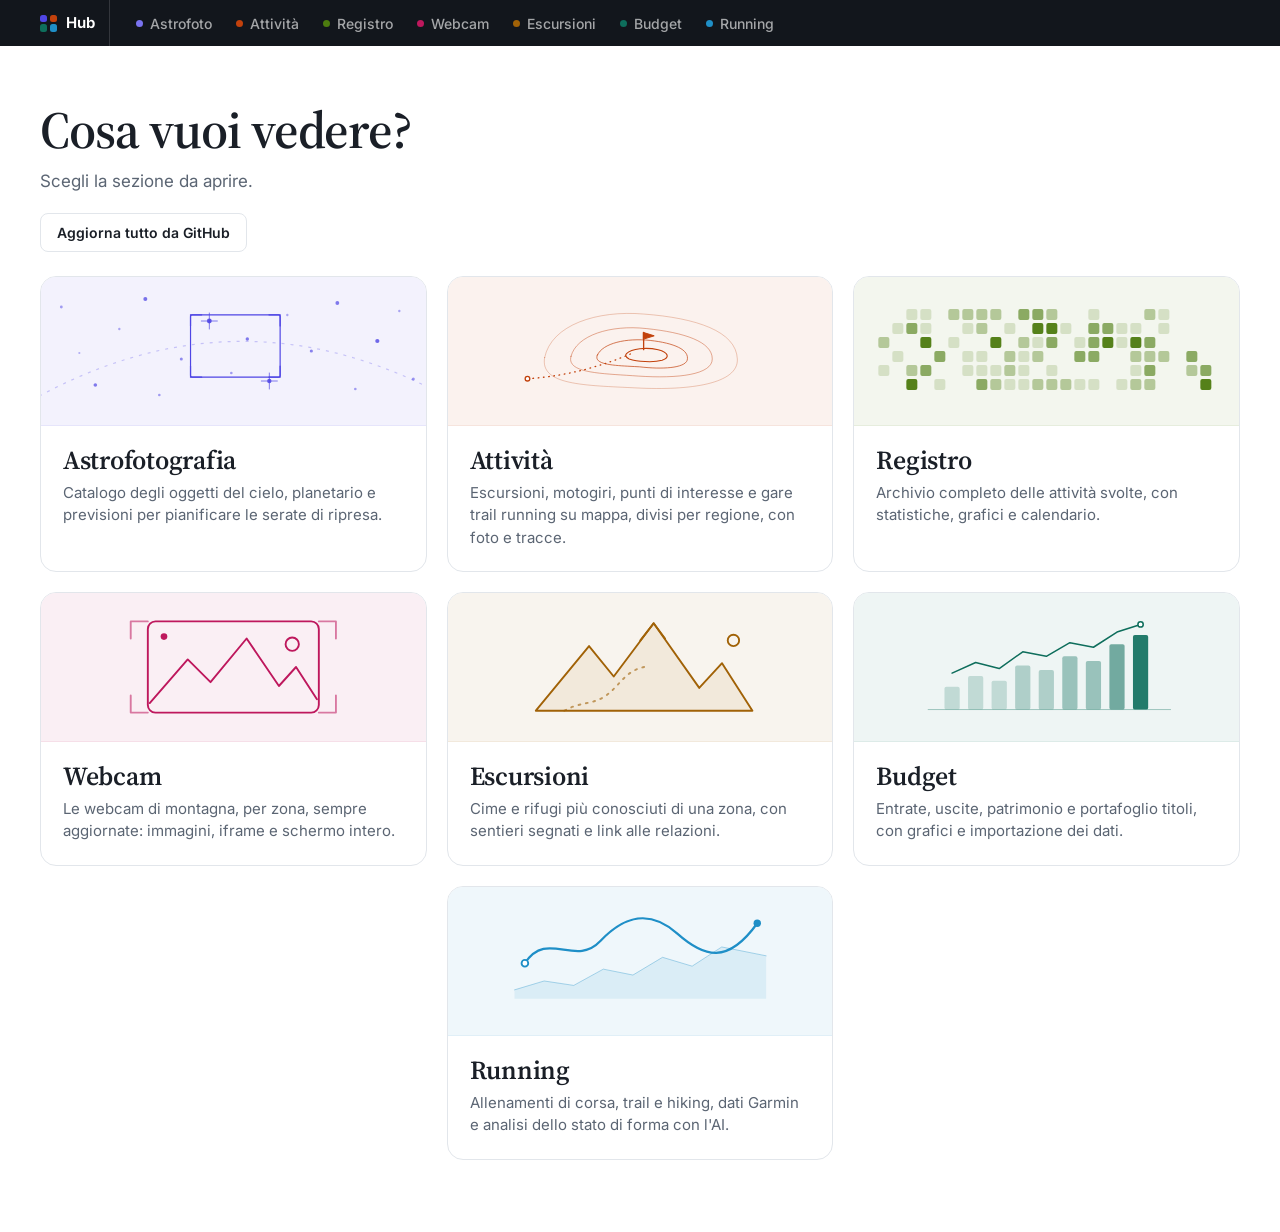
<file: index.html>
<!DOCTYPE html>
<html lang="it">
<head>
<meta charset="UTF-8">
<meta name="viewport" content="width=device-width, initial-scale=1, viewport-fit=cover">
<title>Hub</title>
<meta name="theme-color" content="#12161c">
<meta name="apple-mobile-web-app-capable" content="yes">
<meta name="mobile-web-app-capable" content="yes">
<meta name="apple-mobile-web-app-title" content="Hub">
<meta name="apple-mobile-web-app-status-bar-style" content="black">
<link rel="manifest" href="manifest.json">
<link rel="icon" type="image/png" href="assets/icon-192.png">
<link rel="apple-touch-icon" href="assets/apple-touch-icon.png">
<link rel="preconnect" href="https://fonts.googleapis.com">
<link rel="preconnect" href="https://fonts.gstatic.com" crossorigin>
<link href="https://fonts.googleapis.com/css2?family=Source+Serif+4:ital,opsz,wght@0,8..60,400..700;1,8..60,400..700&family=Inter:wght@300;400;500;600;700;800&family=IBM+Plex+Mono:wght@400;500;600&display=swap" rel="stylesheet">
<script src="assets/config.js"></script>
<link rel="stylesheet" href="assets/hub.css">
</head>
<body class="hub-home">
<script src="assets/hub.js" data-app="home" data-root="."></script>

<main class="home-wrap">
  <header class="home-head">
    <h1 class="home-title">Cosa vuoi vedere?</h1>
    <p class="home-lead">Scegli la sezione da aprire.</p>
    <div class="home-actions"><button type="button" class="hub-btn" id="hub-update">Aggiorna tutto da GitHub</button></div>
  </header>
  <div id="hub-update-out" aria-live="polite"></div>

  <div class="home-grid">

    <a class="tile" data-app="astrofoto" href="astrofoto/">
      <span class="tile-art" aria-hidden="true">
        <svg viewBox="0 0 400 148" preserveAspectRatio="xMidYMid slice" fill="none">
          <path d="M-10 128 Q200 6 410 118" stroke="currentColor" stroke-opacity=".28" stroke-width="1.2" stroke-dasharray="3 6"/>
          <g fill="currentColor">
            <circle cx="28" cy="30" r="1.4" opacity=".5"/><circle cx="62" cy="108" r="1.8" opacity=".7"/>
            <circle cx="86" cy="52" r="1.2" opacity=".45"/><circle cx="112" cy="22" r="2" opacity=".75"/>
            <circle cx="126" cy="118" r="1.3" opacity=".5"/><circle cx="148" cy="82" r="1.5" opacity=".6"/>
            <circle cx="176" cy="44" r="2.4" opacity=".9"/><circle cx="198" cy="96" r="1.3" opacity=".5"/>
            <circle cx="214" cy="62" r="1.7" opacity=".7"/><circle cx="236" cy="104" r="2.2" opacity=".85"/>
            <circle cx="254" cy="38" r="1.2" opacity=".45"/><circle cx="278" cy="74" r="1.6" opacity=".65"/>
            <circle cx="304" cy="26" r="1.9" opacity=".7"/><circle cx="322" cy="112" r="1.3" opacity=".5"/>
            <circle cx="344" cy="64" r="2.1" opacity=".8"/><circle cx="366" cy="34" r="1.2" opacity=".45"/>
            <circle cx="380" cy="102" r="1.5" opacity=".55"/><circle cx="46" cy="76" r="1.1" opacity=".4"/>
          </g>
          <g stroke="currentColor" stroke-width="1" stroke-opacity=".7" stroke-linecap="round">
            <path d="M176 36v16M168 44h16"/><path d="M236 96v16M228 104h16"/>
          </g>
          <g transform="translate(202 69) scale(.8) translate(-202 -69)"><rect x="146" y="30" width="112" height="78" rx="2" stroke="currentColor" stroke-width="1.5"/>
          <g stroke="currentColor" stroke-width="1.5" stroke-linecap="round">
            <path d="M146 44v-14h14M258 44v-14h-14M146 94v14h14M258 94v14h-14"/>
          </g></g>
        </svg>
      </span>
      <span class="tile-body">
        <h2 class="tile-name">Astrofotografia</h2>
        <p class="tile-desc">Catalogo degli oggetti del cielo, planetario e previsioni per pianificare le serate di ripresa.</p>
      </span>
    </a>

    <a class="tile" data-app="attivita" href="attivita/">
      <span class="tile-art" aria-hidden="true">
        <svg viewBox="0 0 400 148" preserveAspectRatio="xMidYMid slice" fill="none" stroke="currentColor" stroke-linejoin="round" stroke-linecap="round">
          <g transform="translate(200 74) scale(.66) translate(-205 -90)"><path d="M60 100C70 50 140 28 210 34C290 40 350 60 352 102C354 140 280 150 200 146C120 142 52 142 60 100Z" stroke-width="1.2" stroke-opacity=".35"/>
          <path d="M100 98C108 66 160 50 214 56C272 62 314 76 314 102C314 126 262 132 202 128C146 124 92 124 100 98Z" stroke-width="1.3" stroke-opacity=".5"/>
          <path d="M140 96C148 78 184 70 220 74C256 78 280 88 276 104C272 116 238 118 204 114C170 112 132 112 140 96Z" stroke-width="1.5" stroke-opacity=".7"/>
          <path d="M184 94C192 86 214 84 232 88C248 92 250 100 238 104C224 108 200 106 188 102C182 99 182 96 184 94Z" stroke-width="1.7"/>
          <path d="M34 132C96 128 150 112 196 92" stroke-width="2" stroke-dasharray="1 7"/>
          <circle cx="34" cy="132" r="3.5" fill="#fff" stroke-width="2"/>
          <path d="M210 88V62" stroke-width="2"/><path d="M210 62l16 5-16 5Z" fill="currentColor" stroke-width="1.5"/></g>
        </svg>
      </span>
      <span class="tile-body">
        <h2 class="tile-name">Attività</h2>
        <p class="tile-desc">Escursioni, motogiri, punti di interesse e gare trail running su mappa, divisi per regione, con foto e tracce.</p>
      </span>
    </a>

    <a class="tile" data-app="registro" href="registro/">
      <span class="tile-art" aria-hidden="true">
        <svg viewBox="0 0 400 148" preserveAspectRatio="xMidYMid slice" fill="none">
          <g transform="translate(32 32)" fill="currentColor"><rect x="0" y="28" width="11" height="11" rx="2" opacity="0.38"/><rect x="0" y="56" width="11" height="11" rx="2" opacity="0.18"/><rect x="14" y="14" width="11" height="11" rx="2" opacity="0.18"/><rect x="14" y="42" width="11" height="11" rx="2" opacity="0.18"/><rect x="28" y="0" width="11" height="11" rx="2" opacity="0.18"/><rect x="28" y="14" width="11" height="11" rx="2" opacity="0.62"/><rect x="28" y="56" width="11" height="11" rx="2" opacity="0.38"/><rect x="28" y="70" width="11" height="11" rx="2" opacity="0.95"/><rect x="42" y="0" width="11" height="11" rx="2" opacity="0.18"/><rect x="42" y="14" width="11" height="11" rx="2" opacity="0.18"/><rect x="42" y="28" width="11" height="11" rx="2" opacity="0.95"/><rect x="42" y="56" width="11" height="11" rx="2" opacity="0.62"/><rect x="56" y="42" width="11" height="11" rx="2" opacity="0.62"/><rect x="56" y="70" width="11" height="11" rx="2" opacity="0.18"/><rect x="70" y="0" width="11" height="11" rx="2" opacity="0.38"/><rect x="70" y="28" width="11" height="11" rx="2" opacity="0.18"/><rect x="84" y="0" width="11" height="11" rx="2" opacity="0.38"/><rect x="84" y="14" width="11" height="11" rx="2" opacity="0.18"/><rect x="84" y="42" width="11" height="11" rx="2" opacity="0.18"/><rect x="84" y="56" width="11" height="11" rx="2" opacity="0.18"/><rect x="98" y="0" width="11" height="11" rx="2" opacity="0.38"/><rect x="98" y="14" width="11" height="11" rx="2" opacity="0.38"/><rect x="98" y="42" width="11" height="11" rx="2" opacity="0.18"/><rect x="98" y="56" width="11" height="11" rx="2" opacity="0.18"/><rect x="98" y="70" width="11" height="11" rx="2" opacity="0.62"/><rect x="112" y="0" width="11" height="11" rx="2" opacity="0.38"/><rect x="112" y="28" width="11" height="11" rx="2" opacity="0.95"/><rect x="112" y="56" width="11" height="11" rx="2" opacity="0.18"/><rect x="112" y="70" width="11" height="11" rx="2" opacity="0.38"/><rect x="126" y="14" width="11" height="11" rx="2" opacity="0.18"/><rect x="126" y="42" width="11" height="11" rx="2" opacity="0.38"/><rect x="126" y="56" width="11" height="11" rx="2" opacity="0.38"/><rect x="126" y="70" width="11" height="11" rx="2" opacity="0.18"/><rect x="140" y="0" width="11" height="11" rx="2" opacity="0.62"/><rect x="140" y="28" width="11" height="11" rx="2" opacity="0.38"/><rect x="140" y="42" width="11" height="11" rx="2" opacity="0.18"/><rect x="140" y="56" width="11" height="11" rx="2" opacity="0.18"/><rect x="140" y="70" width="11" height="11" rx="2" opacity="0.18"/><rect x="154" y="0" width="11" height="11" rx="2" opacity="0.62"/><rect x="154" y="14" width="11" height="11" rx="2" opacity="0.95"/><rect x="154" y="28" width="11" height="11" rx="2" opacity="0.18"/><rect x="154" y="42" width="11" height="11" rx="2" opacity="0.38"/><rect x="154" y="70" width="11" height="11" rx="2" opacity="0.38"/><rect x="168" y="0" width="11" height="11" rx="2" opacity="0.38"/><rect x="168" y="14" width="11" height="11" rx="2" opacity="0.95"/><rect x="168" y="28" width="11" height="11" rx="2" opacity="0.62"/><rect x="168" y="56" width="11" height="11" rx="2" opacity="0.18"/><rect x="168" y="70" width="11" height="11" rx="2" opacity="0.38"/><rect x="182" y="14" width="11" height="11" rx="2" opacity="0.18"/><rect x="182" y="70" width="11" height="11" rx="2" opacity="0.38"/><rect x="196" y="28" width="11" height="11" rx="2" opacity="0.18"/><rect x="196" y="42" width="11" height="11" rx="2" opacity="0.62"/><rect x="196" y="70" width="11" height="11" rx="2" opacity="0.18"/><rect x="210" y="0" width="11" height="11" rx="2" opacity="0.18"/><rect x="210" y="14" width="11" height="11" rx="2" opacity="0.62"/><rect x="210" y="28" width="11" height="11" rx="2" opacity="0.62"/><rect x="210" y="42" width="11" height="11" rx="2" opacity="0.62"/><rect x="210" y="70" width="11" height="11" rx="2" opacity="0.18"/><rect x="224" y="14" width="11" height="11" rx="2" opacity="0.62"/><rect x="224" y="28" width="11" height="11" rx="2" opacity="0.95"/><rect x="238" y="14" width="11" height="11" rx="2" opacity="0.18"/><rect x="238" y="28" width="11" height="11" rx="2" opacity="0.18"/><rect x="238" y="70" width="11" height="11" rx="2" opacity="0.18"/><rect x="252" y="14" width="11" height="11" rx="2" opacity="0.18"/><rect x="252" y="28" width="11" height="11" rx="2" opacity="0.95"/><rect x="252" y="42" width="11" height="11" rx="2" opacity="0.38"/><rect x="252" y="56" width="11" height="11" rx="2" opacity="0.18"/><rect x="252" y="70" width="11" height="11" rx="2" opacity="0.38"/><rect x="266" y="0" width="11" height="11" rx="2" opacity="0.38"/><rect x="266" y="28" width="11" height="11" rx="2" opacity="0.62"/><rect x="266" y="42" width="11" height="11" rx="2" opacity="0.38"/><rect x="266" y="56" width="11" height="11" rx="2" opacity="0.62"/><rect x="266" y="70" width="11" height="11" rx="2" opacity="0.38"/><rect x="280" y="0" width="11" height="11" rx="2" opacity="0.18"/><rect x="280" y="14" width="11" height="11" rx="2" opacity="0.18"/><rect x="280" y="42" width="11" height="11" rx="2" opacity="0.38"/><rect x="308" y="42" width="11" height="11" rx="2" opacity="0.62"/><rect x="308" y="56" width="11" height="11" rx="2" opacity="0.38"/><rect x="322" y="56" width="11" height="11" rx="2" opacity="0.62"/><rect x="322" y="70" width="11" height="11" rx="2" opacity="0.95"/></g>
        </svg>
      </span>
      <span class="tile-body">
        <h2 class="tile-name">Registro</h2>
        <p class="tile-desc">Archivio completo delle attività svolte, con statistiche, grafici e calendario.</p>
      </span>
    </a>

    <a class="tile" data-app="webcam" href="webcam/">
      <span class="tile-art" aria-hidden="true">
        <svg viewBox="0 0 400 148" preserveAspectRatio="xMidYMid slice" fill="none" stroke="currentColor" stroke-linecap="round" stroke-linejoin="round">
          <g transform="translate(200 74) scale(.95) translate(-200 -74)">
            <rect x="110" y="26" width="180" height="96" rx="8" stroke-width="2"/>
            <path d="M112 112L152 66L176 90L214 44L248 94L266 74L288 108" stroke-width="2"/>
            <circle cx="262" cy="50" r="7" stroke-width="2"/>
            <circle cx="127" cy="42" r="3.5" fill="currentColor" stroke="none"/>
            <path d="M92 44V26h18M308 44V26h-18M92 104v18h18M308 104v18h-18" stroke-width="2" stroke-opacity=".55"/>
          </g>
        </svg>
      </span>
      <span class="tile-body">
        <h2 class="tile-name">Webcam</h2>
        <p class="tile-desc">Le webcam di montagna, per zona, sempre aggiornate: immagini, iframe e schermo intero.</p>
      </span>
    </a>

    <a class="tile" data-app="escursioni" href="escursioni/">
      <span class="tile-art" aria-hidden="true">
        <svg viewBox="0 0 400 148" preserveAspectRatio="xMidYMid slice" fill="none" stroke="currentColor" stroke-linecap="round" stroke-linejoin="round">
          <g transform="translate(200 74) scale(.95) translate(-200 -74)">
            <path d="M90 120L146 52L172 84L214 28L262 96L286 70L318 120Z" stroke-width="2" fill="currentColor" fill-opacity=".08"/>
            <path d="M200 46l14-18 12 16" stroke-width="2"/>
            <path d="M120 120c18-10 30-6 44-16s20-26 40-30" stroke-width="2" stroke-dasharray="2 6" stroke-opacity=".6"/>
            <circle cx="298" cy="46" r="6" stroke-width="2"/>
          </g>
        </svg>
      </span>
      <span class="tile-body">
        <h2 class="tile-name">Escursioni</h2>
        <p class="tile-desc">Cime e rifugi più conosciuti di una zona, con sentieri segnati e link alle relazioni.</p>
      </span>
    </a>

    <a class="tile" data-app="budget" href="budget/">
      <span class="tile-art" aria-hidden="true">
        <svg viewBox="0 0 400 148" preserveAspectRatio="xMidYMid slice" fill="none">
          <g transform="translate(200 74) scale(.76) translate(-196 -72)"><path d="M40 128H360" stroke="currentColor" stroke-opacity=".4" stroke-width="1.2"/>
          <g fill="currentColor">
            <rect x="62" y="98" width="20" height="30" rx="2.5" opacity=".2"/><rect x="93" y="84" width="20" height="44" rx="2.5" opacity=".2"/>
            <rect x="124" y="90" width="20" height="38" rx="2.5" opacity=".2"/><rect x="155" y="70" width="20" height="58" rx="2.5" opacity=".28"/>
            <rect x="186" y="76" width="20" height="52" rx="2.5" opacity=".28"/><rect x="217" y="58" width="20" height="70" rx="2.5" opacity=".38"/>
            <rect x="248" y="64" width="20" height="64" rx="2.5" opacity=".38"/><rect x="279" y="42" width="20" height="86" rx="2.5" opacity=".55"/>
            <rect x="310" y="30" width="20" height="98" rx="2.5" opacity=".9"/>
          </g>
          <path d="M72 80L103 66L134 74L165 52L196 58L227 40L258 46L289 26L320 16" stroke="currentColor" stroke-width="2" stroke-linecap="round" stroke-linejoin="round"/>
          <circle cx="320" cy="16" r="3.5" fill="#fff" stroke="currentColor" stroke-width="2"/></g>
        </svg>
      </span>
      <span class="tile-body">
        <h2 class="tile-name">Budget</h2>
        <p class="tile-desc">Entrate, uscite, patrimonio e portafoglio titoli, con grafici e importazione dei dati.</p>
      </span>
    </a>

    <a class="tile" data-app="running" href="running/">
      <span class="tile-art" aria-hidden="true">
        <svg viewBox="0 0 400 148" preserveAspectRatio="xMidYMid slice" fill="none" stroke="currentColor" stroke-linecap="round" stroke-linejoin="round">
          <g transform="translate(200 74) scale(.74) translate(-200 -89)"><path d="M30 128L70 116L110 122L150 100L190 108L230 84L270 96L310 70L370 82V140H30Z" fill="currentColor" fill-opacity=".1" stroke="none"/>
          <path d="M30 128L70 116L110 122L150 100L190 108L230 84L270 96L310 70L370 82" stroke-width="1.2" stroke-opacity=".4"/>
          <path d="M44 92C74 46 112 98 146 62S214 20 250 52S318 94 358 38" stroke-width="3"/>
          <circle cx="44" cy="92" r="4.5" fill="#fff" stroke-width="2.5"/>
          <circle cx="358" cy="38" r="5" fill="currentColor" stroke="none"/></g>
        </svg>
      </span>
      <span class="tile-body">
        <h2 class="tile-name">Running</h2>
        <p class="tile-desc">Allenamenti di corsa, trail e hiking, dati Garmin e analisi dello stato di forma con l'AI.</p>
      </span>
    </a>

  </div>
</main>
<script src="assets/hub-update.js"></script>
</body>
</html>
</file>
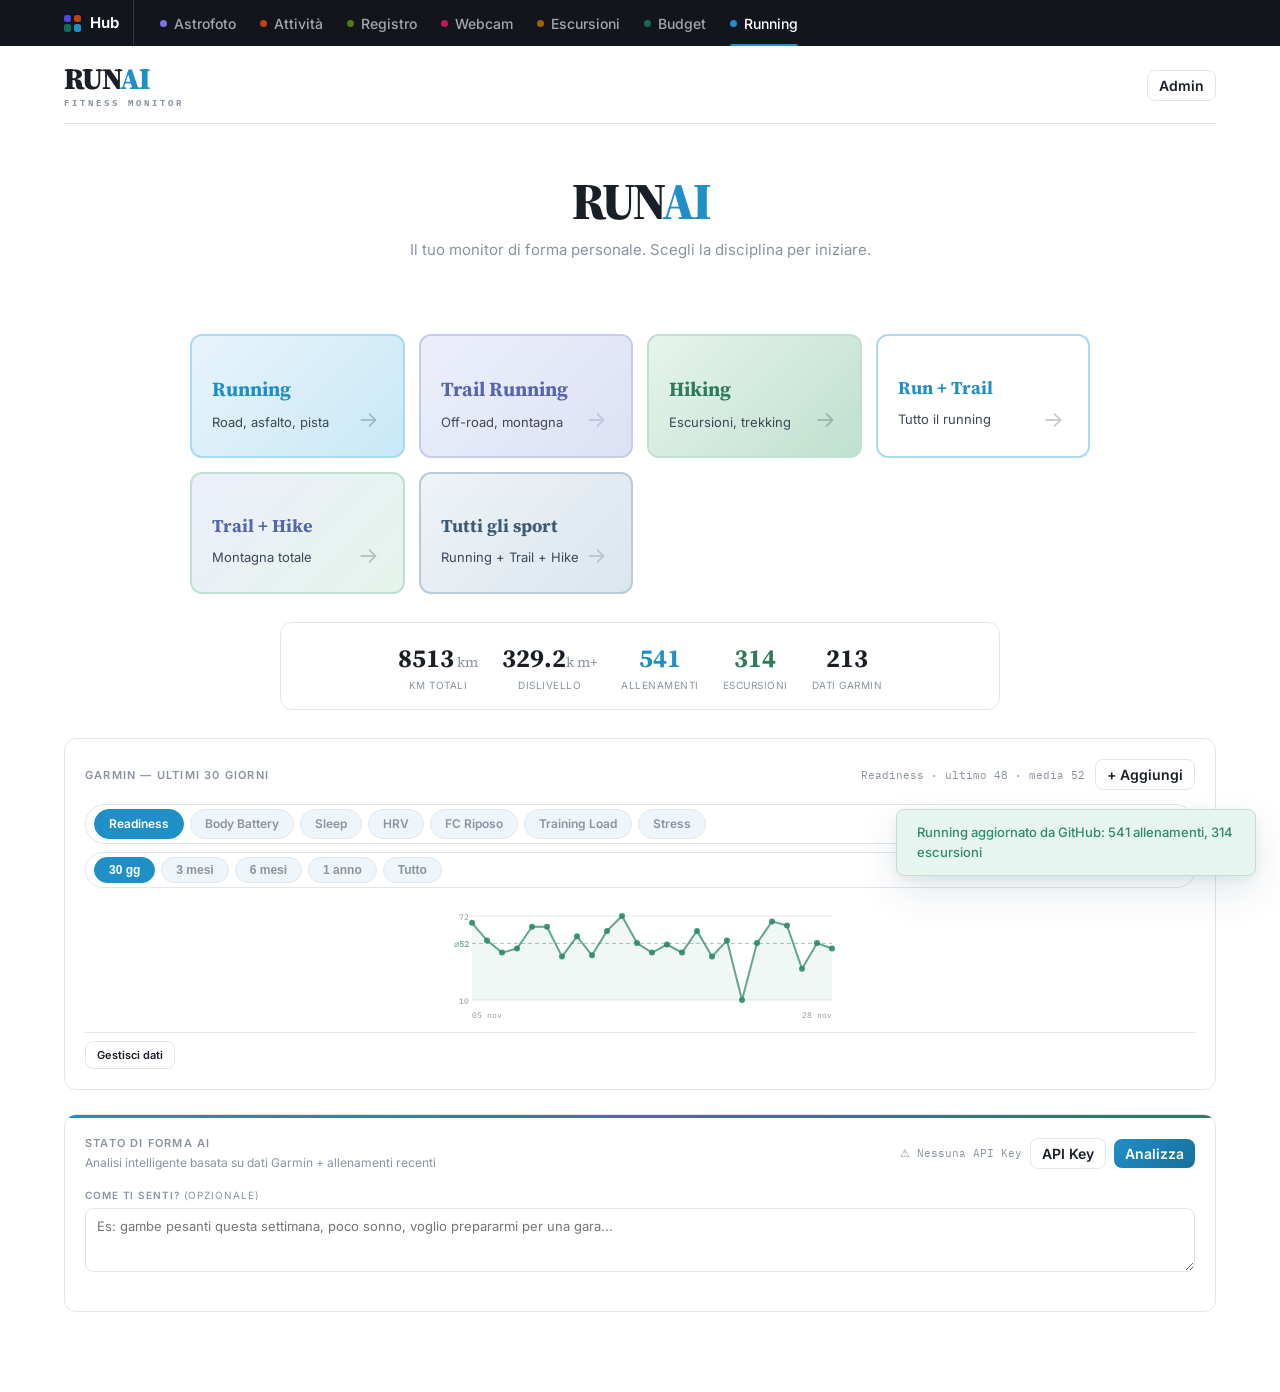
<file: running/index.html>
<!DOCTYPE html>
<html lang="it">
<head>
<meta charset="UTF-8">
<meta name="viewport" content="width=device-width, initial-scale=1.0">
<title>RUNAI — Fitness Monitor</title>
<style>
:root {
  --bg:#ffffff; --bg2:#eef6fb; --surface:#ffffff; --surface2:#f3f9fc;
  --border:#dbe8f0; --border2:#b8d4e3; --text:#15262f; --text2:#3d5568;
  --muted:#7d97a6; --muted2:#b6cbd6;
  --accent:#1f8fc7; --accent-light:#e7f4fb; --accent-mid:#a9dbf0;
  --green:#2e8b6b; --green-bg:#e6f5ef;
  --yellow:#c08a1a; --yellow-bg:#fbf1de;
  --red:#c14d5e; --red-bg:#fbe9ed;
  --trail:#5566b0; --trail-bg:#eceffa;
  --hike:#2e7d5a; --hike-light:#1f5c40; --hike-bg:#e6f4ec; --hike-mid:#bfe0cf;
  --blue:#3a7ca5; --blue-bg:#eaf4fa;
  --all:#3d5a73; --all-bg:#eef3f7; --all-mid:#b9cbd8;
  --font-head:'Source Serif 4',serif; --font-body:'Inter',sans-serif; --font-mono:'IBM Plex Mono',monospace;
  --shadow-sm:0 1px 3px rgba(20,50,80,.07); --shadow:0 4px 12px rgba(20,50,80,.08),0 1px 3px rgba(20,50,80,.05);
  --shadow-lg:0 16px 40px rgba(20,50,80,.11),0 4px 12px rgba(20,50,80,.06); --radius:10px;
}
*{box-sizing:border-box;margin:0;padding:0;}
body{background:var(--bg);color:var(--text);font-family:var(--font-body);font-size:14px;line-height:1.5;min-height:100vh;overflow-x:hidden;}html{overflow-x:hidden;}
a{color:var(--accent);text-decoration:none;}
.app{max-width:1140px;margin:0 auto;padding:0 16px 80px;}

header{display:flex;align-items:center;justify-content:space-between;padding:12px 0 10px;border-bottom:2px solid var(--text);flex-wrap:wrap;gap:8px;overflow:visible;}
.logo{font-family:var(--font-head);font-size:30px;font-weight:900;letter-spacing:-1px;line-height:1;cursor:pointer;flex-shrink:0;}
.logo span{color:var(--accent);}
.logo small{display:block;font-family:var(--font-mono);font-size:9px;color:var(--muted);letter-spacing:3px;margin-top:4px;text-transform:uppercase;}
.header-btns{display:flex;gap:6px;flex-wrap:nowrap;align-items:center;flex-shrink:0;}

.btn{border:none;border-radius:6px;cursor:pointer;font-family:var(--font-body);font-size:13px;font-weight:600;padding:9px 16px;transition:all .15s;white-space:nowrap;}
.btn-primary{background:var(--accent);color:#fff;box-shadow:0 2px 8px rgba(31,143,199,.28);}
.btn-primary:hover{background:#166f9c;transform:translateY(-1px);}
.btn-hike{background:var(--hike);color:#fff;box-shadow:0 2px 8px rgba(46,125,90,.28);}
.btn-hike:hover{background:var(--hike-light);transform:translateY(-1px);}
.btn-secondary{background:var(--surface);color:var(--text2);border:1.5px solid var(--border2);box-shadow:var(--shadow-sm);}
.btn-secondary:hover{border-color:var(--accent);color:var(--accent);}
.btn-import{background:var(--accent-light);color:var(--accent);border:1.5px solid var(--accent-mid);}
.btn-import-hike{background:var(--hike-bg);color:var(--hike);border:1.5px solid var(--hike-mid);}
.btn-sm{padding:6px 11px;font-size:12px;}
.btn:disabled{opacity:.4;cursor:not-allowed;transform:none!important;}

.tabs{display:flex;border-bottom:1.5px solid var(--border);margin-bottom:0;overflow-x:auto;-webkit-overflow-scrolling:touch;scrollbar-width:none;white-space:nowrap;}
.tab{background:none;border:none;color:var(--muted);padding:10px 14px;cursor:pointer;font-family:var(--font-body);font-size:13px;font-weight:500;border-bottom:2.5px solid transparent;margin-bottom:-1.5px;transition:all .15s;flex-shrink:0;white-space:nowrap;}
.tab:hover{color:var(--text2);}
.tab.active-run{color:var(--accent)!important;border-bottom-color:var(--accent)!important;font-weight:600;}
.tab.active-hike{color:var(--hike)!important;border-bottom-color:var(--hike)!important;font-weight:600;}
.tab.active-trail{color:var(--trail)!important;border-bottom-color:var(--trail)!important;font-weight:600;}
.tab.active-all{color:var(--all)!important;border-bottom-color:var(--all)!important;font-weight:600;}
.filter-pill.pill-active-all{background:var(--all);color:#fff;border-color:var(--all);}
.filter-pill.pill-active-trail{background:var(--trail);color:#fff;border-color:var(--trail);}

.card{background:var(--surface);border:1.5px solid var(--border);border-radius:var(--radius);padding:20px;box-shadow:var(--shadow-sm);}
.card-title{font-size:11px;font-weight:600;letter-spacing:1.2px;color:var(--muted);margin-bottom:14px;text-transform:uppercase;}

.stats-grid{display:grid;grid-template-columns:repeat(5,1fr);gap:10px;margin:16px 0;}
@media(max-width:700px){.stats-grid{grid-template-columns:repeat(2,1fr);}}@media(max-width:400px){.stats-grid{grid-template-columns:1fr 1fr;}}
.stat-card{background:var(--surface);border:1.5px solid var(--border);border-radius:var(--radius);padding:16px 14px;box-shadow:var(--shadow-sm);position:relative;overflow:hidden;}
.stat-card::before{content:'';position:absolute;top:0;left:0;right:0;height:3px;background:var(--accent);}
.stat-card.green::before{background:var(--green);}
.stat-card.trail-c::before{background:var(--trail);}
.stat-card.hike-c::before{background:var(--hike);}
.stat-val{font-family:var(--font-head);font-size:30px;font-weight:700;color:var(--text);letter-spacing:-1px;line-height:1;}
.stat-val .unit{font-family:var(--font-body);font-size:14px;font-weight:400;color:var(--muted);letter-spacing:0;}
.stat-label{font-size:11px;color:var(--muted);margin-top:5px;font-weight:500;}

.tag{background:var(--surface2);color:var(--text2);border:1px solid var(--border);padding:3px 8px;border-radius:4px;font-size:11.5px;display:inline-block;font-family:var(--font-mono);}
.tag.green{background:var(--green-bg);color:var(--green);border-color:#bfe0cf;}
.tag.yellow{background:var(--yellow-bg);color:var(--yellow);border-color:#ecd9a8;}
.tag.orange{background:#e7f4fb;color:#1f8fc7;border-color:#a9dbf0;}
.tag.red{background:var(--red-bg);color:var(--red);border-color:#eabfc7;}
.tag.accent{background:var(--accent-light);color:var(--accent);border-color:var(--accent-mid);}
.tag.trail{background:var(--trail-bg);color:var(--trail);border-color:#c5cceb;}
.tag.hike{background:var(--hike-bg);color:var(--hike);border-color:var(--hike-mid);}
.badge-garmin{background:var(--blue-bg);color:var(--blue);border:1px solid #bcdcec;padding:1px 7px;border-radius:4px;font-size:10px;font-weight:600;letter-spacing:.5px;margin-left:6px;vertical-align:middle;font-family:var(--font-mono);}

.activity-list{display:flex;flex-direction:column;gap:0;margin-top:6px;border:1.5px solid var(--border);border-radius:var(--radius);overflow:hidden;background:var(--surface);}
.act-row{display:flex;align-items:center;gap:10px;padding:10px 14px;border-bottom:1px solid var(--border);transition:background .12s;}
.act-row:last-child{border-bottom:none;}
.act-row:hover{background:var(--bg2);}
.act-row-bar{width:3px;height:36px;border-radius:2px;flex-shrink:0;}
.act-row-bar.running-type{background:var(--accent);}
.act-row-bar.trail-type{background:var(--trail);}
.act-row-bar.interval-type{background:var(--yellow);}
.act-row-bar.long-type{background:var(--green);}
.act-row-bar.recovery-type,.act-row-bar.base-type{background:var(--muted2);}
.act-row-bar.hike-type{background:var(--hike);}
.act-row-bar.hike-multi-type{background:#5a9c7a;}
.act-row-bar.hike-alpine-type{background:#5566b0;}
.act-row-icon{font-size:17px;flex-shrink:0;width:22px;text-align:center;}
.act-row-main{flex:1;min-width:0;}
.act-row-title{font-weight:600;font-size:13px;color:var(--text);white-space:nowrap;overflow:hidden;text-overflow:ellipsis;}
.act-row-meta{font-family:var(--font-mono);font-size:10px;color:var(--muted);margin-top:1px;}
.act-row-stats{display:flex;gap:16px;flex-shrink:0;align-items:center;}
.act-row-stat{text-align:right;min-width:44px;}
.act-row-stat-val{font-family:var(--font-head);font-size:15px;font-weight:700;color:var(--text);letter-spacing:-.3px;line-height:1;}
.act-row-stat-lbl{font-size:9px;color:var(--muted);text-transform:uppercase;letter-spacing:.4px;}
.act-row-tags{display:flex;gap:4px;flex-shrink:0;align-items:center;flex-wrap:wrap;max-width:130px;}
.act-row-delete{background:none;border:none;color:var(--muted2);cursor:pointer;font-size:12px;padding:4px 6px;transition:color .1s;flex-shrink:0;}
.act-row-delete:hover{color:var(--red);}
@media(max-width:700px){
  .act-row{flex-wrap:wrap;row-gap:5px;padding:11px 12px;}
  .act-row-bar{order:0;flex-basis:100%;width:auto;height:3px;border-radius:2px 2px 0 0;}
  .act-row-icon{display:none;}
  .act-row-main{order:1;flex-basis:calc(100% - 30px);min-width:0;}
  .act-row-delete{order:2;margin-left:auto;padding:4px 4px 4px 10px;}
  .act-row-title{font-size:14px;white-space:normal;overflow:visible;text-overflow:clip;}
  .act-row-meta{font-size:11px;white-space:normal;}
  .act-row-stats{order:3;flex-basis:100%;flex-wrap:wrap;justify-content:flex-start;gap:16px 20px;margin-top:2px;}
  .act-row-stat{text-align:left;min-width:auto;}
  .act-row-tags{order:4;flex-basis:100%;max-width:none;margin-top:2px;}
}
/* KPI avanzati */
.kpi-adv-grid{display:grid;grid-template-columns:repeat(4,1fr);gap:10px;margin:4px 0 16px;}
@media(max-width:700px){.kpi-adv-grid{grid-template-columns:repeat(2,1fr);}}@media(max-width:380px){.kpi-adv-grid{grid-template-columns:1fr 1fr;}}
.top-perf-grid{display:grid;grid-template-columns:repeat(3,1fr);gap:10px;}@media(max-width:600px){.top-perf-grid{grid-template-columns:1fr;}}
.kpi-adv{background:var(--surface);border:1.5px solid var(--border);border-radius:var(--radius);padding:14px;box-shadow:var(--shadow-sm);position:relative;overflow:hidden;}
.kpi-adv::before{content:'';position:absolute;top:0;left:0;right:0;height:2px;}
.kpi-adv.kpi-red::before{background:#c14d5e;}
.kpi-adv.kpi-green::before{background:var(--green);}
.kpi-adv.kpi-trail::before{background:var(--trail);}
.kpi-adv.kpi-blue::before{background:var(--blue);}
.kpi-adv-val{font-family:var(--font-head);font-size:22px;font-weight:700;color:var(--text);letter-spacing:-.5px;line-height:1;}
.kpi-adv-lbl{font-size:11px;color:var(--muted);margin-top:5px;font-weight:500;}
.kpi-adv-sub{font-size:10px;color:var(--muted2);margin-top:3px;font-family:var(--font-mono);}
/* keep grid for backward compat */
.activity-grid{display:contents;}
.act-card{display:none;}

.filter-pill-bar{background:var(--surface);border:1.5px solid var(--border);border-radius:50px;padding:6px 12px;margin-bottom:14px;display:flex;flex-wrap:wrap;gap:6px;align-items:center;box-shadow:var(--shadow-sm);}
.filter-pill{background:var(--bg2);border:1.5px solid var(--border);border-radius:50px;padding:5px 14px;font-size:12px;font-weight:600;color:var(--muted);cursor:pointer;transition:all .15s;white-space:nowrap;}
.filter-pill:hover{border-color:var(--accent);color:var(--accent);}
.filter-pill.pill-active{background:var(--accent);color:#fff;border-color:var(--accent);}
.filter-pill.pill-active-trail{background:var(--trail);color:#fff;border-color:var(--trail);}
.filter-pill.pill-active-hike{background:var(--hike);color:#fff;border-color:var(--hike);}
.filter-sep-v{width:1px;height:20px;background:var(--border2);flex-shrink:0;}

.adv-filter{background:var(--surface);border:1.5px solid var(--border);border-radius:var(--radius);padding:16px 18px;margin-bottom:14px;box-shadow:var(--shadow-sm);}
.adv-filter-grid{display:flex;flex-wrap:wrap;gap:12px;align-items:flex-end;}
.filter-group{display:flex;flex-direction:column;gap:4px;}
.filter-label{font-size:10px;color:var(--muted);text-transform:uppercase;letter-spacing:.9px;font-weight:600;}
.filter-input{background:var(--bg2);border:1.5px solid var(--border);border-radius:6px;color:var(--text);padding:7px 10px;font-family:var(--font-mono);font-size:12px;outline:none;width:100px;transition:border-color .15s;}
.filter-input:focus{border-color:var(--accent);background:var(--surface);}
.filter-input.wide{width:150px;}
select.filter-input{cursor:pointer;width:auto;}
.filter-range{display:flex;gap:4px;align-items:center;}
.filter-range .filter-input{width:72px;}
.filter-sep-c{color:var(--muted2);font-size:12px;}
.filter-summary{font-size:12px;color:var(--muted);margin-top:10px;font-family:var(--font-mono);}
.filter-summary span{color:var(--accent);font-weight:500;}

.sort-bar{display:flex;gap:6px;align-items:center;margin-bottom:10px;flex-wrap:wrap;}
.sort-bar-label{font-size:11px;color:var(--muted);font-weight:600;letter-spacing:.5px;}
.active-sort{background:var(--accent-light)!important;color:var(--accent)!important;border-color:var(--accent-mid)!important;}

.dash-two-col{display:grid;grid-template-columns:1fr 1fr;gap:14px;margin-bottom:14px;}
@media(max-width:900px){.dash-two-col{grid-template-columns:1fr;}}

.sec-hdr-run{margin:20px 0 8px;padding:10px 14px;background:var(--accent-light);border-left:4px solid var(--accent);border-radius:0 var(--radius) var(--radius) 0;}
.sec-hdr-trail{margin:20px 0 8px;padding:10px 14px;background:var(--trail-bg);border-left:4px solid var(--trail);border-radius:0 var(--radius) var(--radius) 0;}
.sec-hdr-hike{margin:20px 0 8px;padding:10px 14px;background:var(--hike-bg);border-left:4px solid var(--hike);border-radius:0 var(--radius) var(--radius) 0;}
.sec-title{font-family:var(--font-head);font-size:18px;font-weight:700;}
.sec-sub{font-size:11px;color:var(--muted);font-family:var(--font-mono);}

.gauges-row{display:flex;flex-wrap:wrap;gap:12px;justify-content:center;padding:4px 0;}

/* HOME */
.home-hero{text-align:center;padding:48px 20px 32px;}
.home-hero h1{font-family:var(--font-head);font-size:52px;font-weight:900;letter-spacing:-2px;line-height:1.1;margin-bottom:10px;}
.home-hero p{color:var(--muted);font-size:15px;max-width:480px;margin:0 auto 40px;}
.home-cards{display:grid;grid-template-columns:1fr 1fr;gap:20px;max-width:720px;margin:0 auto 36px;}
@media(max-width:600px){.home-cards{grid-template-columns:1fr;}}
.home-card{border-radius:16px;padding:36px 32px;cursor:pointer;transition:transform .2s,box-shadow .2s;border:2px solid transparent;position:relative;overflow:hidden;text-align:left;}
.home-card:hover{transform:translateY(-5px);box-shadow:var(--shadow-lg);}
.home-card-run{background:linear-gradient(135deg,#e7f4fb 0%,#c9e8f7 100%);border-color:var(--accent-mid);}
.home-card-hike{background:linear-gradient(135deg,#e6f4ec 0%,#bfe0cf 100%);border-color:var(--hike-mid);}
.home-card-emoji{font-size:52px;margin-bottom:14px;display:block;}
.home-card-title{font-family:var(--font-head);font-size:28px;font-weight:700;margin-bottom:8px;}
.home-card-run .home-card-title{color:var(--accent);}
.home-card-hike .home-card-title{color:var(--hike);}
.home-card-desc{font-size:13px;color:var(--text2);line-height:1.6;}
.home-card-arrow{position:absolute;bottom:20px;right:24px;font-size:22px;opacity:.25;transition:opacity .2s,transform .2s;}
.home-card:hover .home-card-arrow{opacity:.7;transform:translateX(4px);}
.home-strip{display:flex;gap:24px;justify-content:center;flex-wrap:wrap;padding:16px 20px;background:var(--surface);border:1.5px solid var(--border);border-radius:var(--radius);max-width:720px;margin:0 auto 28px;}
.home-stat-val{font-family:var(--font-head);font-size:26px;font-weight:700;text-align:center;}
.home-stat-lbl{font-size:10px;color:var(--muted);text-transform:uppercase;letter-spacing:.5px;text-align:center;}

.modal-overlay{position:fixed;inset:0;background:rgba(26,24,20,.5);backdrop-filter:blur(4px);z-index:200;display:flex;align-items:center;justify-content:center;padding:16px;}
.modal{background:var(--surface);border:1.5px solid var(--border);border-radius:14px;padding:28px;width:100%;max-width:560px;max-height:92vh;overflow-y:auto;box-shadow:var(--shadow-lg);}
.modal h3{font-family:var(--font-head);font-size:20px;font-weight:700;margin-bottom:20px;}
.form-grid{display:grid;grid-template-columns:1fr 1fr;gap:14px;}
.form-group{display:flex;flex-direction:column;gap:5px;}
.form-group.full{grid-column:span 2;}
.form-label{font-size:10px;color:var(--muted);text-transform:uppercase;letter-spacing:.9px;font-weight:600;}
.form-input{background:var(--bg2);border:1.5px solid var(--border);border-radius:7px;color:var(--text);padding:9px 11px;font-family:var(--font-body);font-size:13px;outline:none;width:100%;transition:border-color .15s;}
.form-input:focus{border-color:var(--accent);background:var(--surface);}
textarea.form-input{height:64px;resize:vertical;}
select.form-input{cursor:pointer;}
.modal-actions{display:flex;gap:10px;justify-content:flex-end;margin-top:20px;padding-top:16px;border-top:1px solid var(--border);}
@media(max-width:700px){.form-grid{grid-template-columns:1fr;}.form-group.full{grid-column:span 1;}}
/* Piano mobile */
@media(max-width:600px){
  .piano-table{display:block;overflow-x:auto;-webkit-overflow-scrolling:touch;}
  .piano-table table{min-width:480px;}
  .piano-session-row{cursor:pointer;}
  .piano-session-row:hover{background:var(--accent-light)!important;}
}
@media(min-width:601px){
  .piano-session-row.clickable{cursor:pointer;}
  .piano-session-row.clickable:hover{background:var(--accent-light)!important;}
}
/* Session detail modal */
#piano-session-modal{position:fixed;inset:0;background:rgba(0,0,0,.45);z-index:400;display:none;align-items:flex-end;justify-content:center;}
@media(min-width:600px){#piano-session-modal{align-items:center;}}
#piano-session-modal.open{display:flex;}
#piano-session-modal .modal-sheet{background:var(--bg);border-radius:16px 16px 0 0;width:100%;max-width:520px;max-height:88vh;overflow-y:auto;padding:20px;box-shadow:var(--shadow-lg);}
@media(min-width:600px){#piano-session-modal .modal-sheet{border-radius:12px;}}
.session-phase{border-left:3px solid var(--accent);padding:10px 12px;margin-bottom:10px;border-radius:0 8px 8px 0;background:var(--bg2);}
.session-phase-title{font-size:11px;font-weight:700;letter-spacing:.5px;text-transform:uppercase;color:var(--muted);margin-bottom:4px;}
.session-phase-content{font-size:13px;color:var(--text);line-height:1.5;}

.api-key-section{background:var(--bg2);border:1.5px solid var(--border);border-radius:8px;padding:16px;margin-bottom:16px;}
.api-key-note{font-size:12px;color:var(--muted);margin-top:8px;line-height:1.7;}

.toast{position:fixed;bottom:24px;right:24px;padding:13px 20px;border-radius:8px;font-size:13px;font-weight:500;z-index:500;max-width:360px;box-shadow:var(--shadow-lg);animation:slideIn .2s ease;}
.toast.ok{background:var(--green-bg);color:var(--green);border:1.5px solid #bfe0cf;}
.toast.err{background:var(--red-bg);color:var(--red);border:1.5px solid #eabfc7;}
@keyframes slideIn{from{transform:translateY(8px);opacity:0;}to{transform:translateY(0);opacity:1;}}

.empty{text-align:center;padding:60px 20px;color:var(--muted);}
.empty-icon{font-size:42px;margin-bottom:14px;}
.empty-title{font-family:var(--font-head);font-size:20px;font-weight:700;color:var(--text2);margin-bottom:8px;}
.section{margin-top:14px;}
.spin{display:inline-block;width:14px;height:14px;border:2px solid var(--border2);border-top-color:var(--accent);border-radius:50%;animation:spin .7s linear infinite;vertical-align:middle;margin-right:6px;}
@keyframes spin{to{transform:rotate(360deg);}}
.admin-table{width:100%;border-collapse:collapse;font-size:13px;}
.admin-table th{text-align:left;padding:8px 10px;font-size:10px;color:var(--muted);text-transform:uppercase;letter-spacing:.8px;border-bottom:2px solid var(--border);font-weight:600;white-space:nowrap;}
.admin-table td{padding:8px 10px;border-bottom:1px solid var(--border);vertical-align:middle;}
.admin-table tr:hover td{background:var(--bg2);}
.admin-table tr.selected td{background:var(--accent-light);}
.admin-table tr.selected-hike td{background:var(--hike-bg);}
.admin-cb{width:15px;height:15px;cursor:pointer;accent-color:var(--accent);}
.admin-cb-hike{accent-color:var(--hike);}
.admin-search{background:var(--bg2);border:1.5px solid var(--border);border-radius:6px;color:var(--text);padding:7px 11px;font-family:var(--font-body);font-size:13px;outline:none;width:220px;}
.admin-search:focus{border-color:var(--accent);background:var(--surface);}
.admin-toolbar{display:flex;gap:8px;align-items:center;flex-wrap:wrap;margin-bottom:12px;}
.admin-count{font-size:12px;color:var(--muted);font-family:var(--font-mono);}
.admin-scroll{max-height:55vh;overflow-y:auto;border:1.5px solid var(--border);border-radius:var(--radius);}
.admin-tabs{display:flex;border-bottom:1.5px solid var(--border);margin-bottom:14px;}
.admin-tab{background:none;border:none;padding:10px 16px;cursor:pointer;font-size:13px;font-weight:500;color:var(--muted);border-bottom:2.5px solid transparent;margin-bottom:-1.5px;transition:all .15s;}
.admin-tab.at-run{color:var(--accent);border-bottom-color:var(--accent);font-weight:600;}
.admin-tab.at-hike{color:var(--hike);border-bottom-color:var(--hike);font-weight:600;}
.modal-wide{max-width:820px;}
.btn-danger{background:var(--red-bg);color:var(--red);border:1.5px solid #eabfc7;}
.btn-danger:hover{background:var(--red);color:#fff;}

::-webkit-scrollbar{width:6px;height:4px;} ::-webkit-scrollbar-track{background:var(--bg2);} ::-webkit-scrollbar-thumb{background:var(--border2);border-radius:3px;}
</style>

<link rel="manifest" href="../manifest.json">
<link rel="icon" type="image/png" href="../assets/icon-192.png">
<link rel="apple-touch-icon" href="../assets/apple-touch-icon.png">
<meta name="mobile-web-app-capable" content="yes">
<meta name="apple-mobile-web-app-capable" content="yes">
<meta name="apple-mobile-web-app-title" content="Hub">
<meta name="apple-mobile-web-app-status-bar-style" content="black">
<link rel="preconnect" href="https://fonts.googleapis.com">
<link rel="preconnect" href="https://fonts.gstatic.com" crossorigin>
<link href="https://fonts.googleapis.com/css2?family=Source+Serif+4:ital,opsz,wght@0,8..60,400..700;1,8..60,400..700&family=Inter:wght@300;400;500;600;700;800&family=IBM+Plex+Mono:wght@400;500;600&display=swap" rel="stylesheet">
<script src="../assets/config.js"></script>
<link rel="stylesheet" href="../assets/hub.css">
</head>
<body>
<script src="../assets/hub.js" data-app="running"></script>
<div class="app">

<header>
  <div class="logo" onclick="goHome()">RUN<span>AI</span><small>Fitness Monitor</small></div>
  <div class="header-btns" id="header-btns"></div>
</header>

<!-- ═══ HOME ═══ -->
<div id="page-home">
  <div class="home-hero">
    <h1>RUN<span style="color:var(--accent)">AI</span></h1>
    <p>Il tuo monitor di forma personale. Scegli la disciplina per iniziare.</p>
  </div>
  <div style="display:grid;grid-template-columns:repeat(auto-fill,minmax(200px,1fr));gap:14px;max-width:900px;margin:0 auto 28px">
    <div class="home-card home-card-run" onclick="openSection('road')" style="border-radius:12px;padding:24px 20px">
      <span class="home-card-emoji" style="font-size:40px"></span>
      <div class="home-card-title" style="font-size:20px">Running</div>
      <div class="home-card-desc">Road, asfalto, pista</div>
      <div class="home-card-arrow">→</div>
    </div>
    <div class="home-card" onclick="openSection('trail')" style="border-radius:12px;padding:24px 20px;background:linear-gradient(135deg,var(--trail-bg) 0%,#dde1f5 100%);border-color:#c5cceb">
      <span class="home-card-emoji" style="font-size:40px"></span>
      <div class="home-card-title" style="font-size:20px;color:var(--trail)">Trail Running</div>
      <div class="home-card-desc">Off-road, montagna</div>
      <div class="home-card-arrow" style="color:var(--trail)">→</div>
    </div>
    <div class="home-card home-card-hike" onclick="openSection('hiking')" style="border-radius:12px;padding:24px 20px">
      <span class="home-card-emoji" style="font-size:40px"></span>
      <div class="home-card-title" style="font-size:20px">Hiking</div>
      <div class="home-card-desc">Escursioni, trekking</div>
      <div class="home-card-arrow">→</div>
    </div>
    <div class="home-card" onclick="openSection('roadtrail')" style="border-radius:12px;padding:24px 20px;background:linear-gradient(135deg,#e7f4fb 0%,var(trail-bg) 100%);border-color:var(--accent-mid)">
      <span class="home-card-emoji" style="font-size:40px"></span>
      <div class="home-card-title" style="font-size:18px;color:var(--accent)">Run + Trail</div>
      <div class="home-card-desc">Tutto il running</div>
      <div class="home-card-arrow">→</div>
    </div>
    <div class="home-card" onclick="openSection('trailhike')" style="border-radius:12px;padding:24px 20px;background:linear-gradient(135deg,var(--trail-bg) 0%,var(--hike-bg) 100%);border-color:#bfe0cf">
      <span class="home-card-emoji" style="font-size:40px"></span>
      <div class="home-card-title" style="font-size:18px;color:var(--trail)">Trail + Hike</div>
      <div class="home-card-desc">Montagna totale</div>
      <div class="home-card-arrow">→</div>
    </div>
    <div class="home-card" onclick="openSection('all')" style="border-radius:12px;padding:24px 20px;background:linear-gradient(135deg,var(--all-bg) 0%,#dbe6ee 100%);border-color:var(--all-mid)">
      <span class="home-card-emoji" style="font-size:40px"></span>
      <div class="home-card-title" style="font-size:18px;color:var(--all)">Tutti gli sport</div>
      <div class="home-card-desc">Running + Trail + Hike</div>
      <div class="home-card-arrow" style="color:var(--all)">→</div>
    </div>
  </div>
  <div class="home-strip" id="home-strip"></div>

  <!-- Garmin nella home -->
  <div style="margin-top:24px">
    <div id="home-garmin-wrap">
      <div class="card" id="home-garmin-card" style="display:none">
        <div class="card-title" style="display:flex;justify-content:space-between;align-items:center;flex-wrap:wrap;gap:8px">
          <span id="home-garmin-title">Garmin — ultimi 30 giorni</span>
          <div style="display:flex;align-items:center;gap:10px">
            <span id="home-garmin-summary" style="text-transform:none;letter-spacing:0;font-weight:400;font-family:var(--font-mono);font-size:11px;color:var(--muted)"></span>
            <button class="btn btn-secondary btn-sm" onclick="openModal('garmin-modal')">+ Aggiungi</button>
          </div>
        </div>
        <div class="filter-pill-bar" id="home-garmin-pills" style="margin:2px 0 8px;box-shadow:none;padding:4px 8px"></div>
        <div class="filter-pill-bar" id="home-garmin-period-pills" style="margin:2px 0 14px;box-shadow:none;padding:4px 8px">
          <button class="filter-pill pill-active" data-gp="30" onclick="setGarminPeriod('home',30,this)">30 gg</button>
          <button class="filter-pill" data-gp="90" onclick="setGarminPeriod('home',90,this)">3 mesi</button>
          <button class="filter-pill" data-gp="180" onclick="setGarminPeriod('home',180,this)">6 mesi</button>
          <button class="filter-pill" data-gp="365" onclick="setGarminPeriod('home',365,this)">1 anno</button>
          <button class="filter-pill" data-gp="0" onclick="setGarminPeriod('home',0,this)">Tutto</button>
        </div>
        <div id="home-garmin-chart"></div>
        <div style="margin-top:10px;border-top:1px solid var(--border);padding-top:8px">
          <button class="btn btn-secondary btn-sm" onclick="toggleGarminManage('home')" id="home-garmin-manage-btn" style="font-size:11px">Gestisci dati</button>
          <div id="home-garmin-list" style="display:none;margin-top:10px"></div>
        </div>
      </div>
    </div>
  </div>

  <!-- ═══ STATO DI FORMA AI ═══ -->
  <div style="margin-top:24px" id="home-ai-coach-section">
    <div class="card" style="border:1.5px solid var(--border);position:relative;overflow:hidden">
      <div style="position:absolute;top:0;left:0;right:0;height:3px;background:linear-gradient(90deg,var(--accent),var(--trail),var(--hike))"></div>
      <div style="display:flex;justify-content:space-between;align-items:center;margin-bottom:16px;flex-wrap:wrap;gap:8px">
        <div>
          <div class="card-title" style="margin-bottom:2px">Stato di Forma AI</div>
          <div style="font-size:12px;color:var(--muted)">Analisi intelligente basata su dati Garmin + allenamenti recenti</div>
        </div>
        <div style="display:flex;gap:8px;align-items:center;flex-wrap:wrap">
          <div id="home-ai-api-status" style="font-size:11px;font-family:var(--font-mono);color:var(--muted)"></div>
          <button class="btn btn-secondary btn-sm" onclick="toggleHomeApiKeySection()" id="home-ai-key-toggle">API Key</button>
          <button class="btn btn-primary btn-sm" id="home-ai-analyze-btn" onclick="runHomeAIAnalysis()" style="background:linear-gradient(135deg,var(--accent),#166f9c)">Analizza</button>
        </div>
      </div>

      <!-- API Key (collassabile) -->
      <div id="home-ai-key-section" style="display:none;margin-bottom:16px;background:var(--bg2);border:1.5px solid var(--border);border-radius:8px;padding:14px">
        <div class="filter-label" style="margin-bottom:6px">Anthropic API Key</div>
        <div style="display:flex;gap:8px;align-items:center">
          <input class="form-input" type="password" id="home-api-key-input" placeholder="sk-ant-..." style="flex:1;max-width:380px">
          <button class="btn btn-secondary btn-sm" onclick="saveHomeApiKey()">Salva</button>
        </div>
        <div class="api-key-note">La chiave viene salvata solo nel tuo browser. Ottienila su <a href="https://console.anthropic.com" target="_blank">console.anthropic.com</a></div>
      </div>

      <!-- Note aggiuntive -->
      <div style="margin-bottom:14px">
        <div class="filter-label" style="margin-bottom:5px">Come ti senti? <span style="font-weight:400;color:var(--muted)">(opzionale)</span></div>
        <textarea id="home-ai-notes" class="form-input" rows="2" placeholder="Es: gambe pesanti questa settimana, poco sonno, voglio prepararmi per una gara..." style="width:100%;resize:vertical;font-size:13px" oninput="localStorage.setItem('runai-home-ai-notes',this.value)"></textarea>
      </div>

      <!-- Risultato analisi -->
      <div id="home-ai-result" style="display:none"></div>
    </div>
  </div>
</div>

<!-- ═══ SECTION: ROAD ═══ -->
<div id="page-road" style="display:none">
  <div class="tabs" id="road-tabs">
    <button class="tab active-run" id="road-tab-btn-dash" onclick="switchTab('road','dashboard',this)">Dashboard</button>
    <button class="tab" id="road-tab-btn-act" onclick="switchTab('road','activities',this)">Attività</button>
    <button class="tab" id="road-tab-btn-coach" onclick="switchTab('road','coach',this)">AI Coach</button>
    <button class="tab" id="road-tab-btn-compare" onclick="switchTab('road','compare',this)">Confronta</button>
    <button class="tab" id="road-tab-btn-piano" onclick="switchTab('road','piano',this)">Piano</button>
  </div>
  <!-- DASHBOARD -->
  <div id="road-tab-dashboard" class="section">
    <div class="stats-grid" id="road-kpi-global"></div>
    <div class="filter-pill-bar" id="road-period-pills">
      <span style="font-size:11px;color:var(--muted);font-weight:600;letter-spacing:.5px;white-space:nowrap">PERIODO:</span>
      <button class="filter-pill pill-active" data-period="30" onclick="setSectionPeriod('road',30,this)">30 gg</button>
      <button class="filter-pill" data-period="90" onclick="setSectionPeriod('road',90,this)">3 mesi</button>
      <button class="filter-pill" data-period="180" onclick="setSectionPeriod('road',180,this)">6 mesi</button>
      <button class="filter-pill" data-period="365" onclick="setSectionPeriod('road',365,this)">1 anno</button>
      <button class="filter-pill" data-period="0" onclick="setSectionPeriod('road',0,this)">Tutto</button>
      <div class="filter-sep-v"></div>
      <span style="font-size:11px;color:var(--muted);font-weight:600;white-space:nowrap"></span>
      <input class="filter-input" type="date" id="road-dfrom" onchange="setSectionPeriod('road','custom',null)" title="Da data" style="width:118px;padding:5px 7px;font-size:11px">
      <span style="font-size:11px;color:var(--muted2)">—</span>
      <input class="filter-input" type="date" id="road-dto" onchange="setSectionPeriod('road','custom',null)" title="A data" style="width:118px;padding:5px 7px;font-size:11px">
    </div>
    <div id="road-garmin-wrap" style="display:none"></div>
    <div class="card"><div class="card-title">Recenti</div><div id="road-recent"></div></div>
    <div id="road-kpi-extra"></div>
    <div class="kpi-adv-grid" id="road-kpi-adv"></div>
    <div class="dash-two-col">
      <div class="card"><div class="card-title">Volume settimanale (km) <span id="road-vol-period" style="text-transform:none;letter-spacing:0;font-weight:400;color:var(--muted);font-size:11px"></span></div><div id="road-chart-vol" style="height:160px;margin-top:6px"></div></div>
      <div class="card"><div class="card-title">Dislivello settimanale (m+) <span id="road-elev-period" style="text-transform:none;letter-spacing:0;font-weight:400;color:var(--muted);font-size:11px"></span></div><div id="road-chart-elev" style="height:160px;margin-top:6px"></div></div>
    </div>
    <div class="dash-two-col">
      <div class="card"><div class="card-title">FC Media nel tempo <span id="road-hr-period" style="text-transform:none;letter-spacing:0;font-weight:400;color:var(--muted);font-size:11px"></span></div><div id="road-chart-hr" style="height:130px"></div></div>
      <div class="card"><div class="card-title">Passo nel tempo <span id="road-pace-period" style="text-transform:none;letter-spacing:0;font-weight:400;color:var(--muted);font-size:11px"></span></div><div id="road-chart-pace" style="height:130px"></div></div>
    </div>
    <div class="dash-two-col">
      <div class="card"><div class="card-title">Top Performances</div><div id="road-top" class="top-perf-grid"></div></div>
      <div class="card"><div class="card-title">Distribuzione tipo</div><div id="road-distrib" style="display:flex;gap:18px;flex-wrap:wrap;margin-top:6px"></div></div>
    </div>
  </div>
  <!-- ACTIVITIES -->
  <div id="road-tab-activities" class="section" style="display:none">
    <div class="filter-pill-bar">
      <span style="font-size:11px;color:var(--muted);font-weight:600;white-space:nowrap"></span>
      <input class="filter-input" type="date" id="road-act-dfrom" oninput="applyActFilters('road')" title="Da data" style="width:118px;padding:5px 7px;font-size:11px">
      <span style="font-size:11px;color:var(--muted2)">—</span>
      <input class="filter-input" type="date" id="road-act-dto" oninput="applyActFilters('road')" title="A data" style="width:118px;padding:5px 7px;font-size:11px">
      <div class="filter-sep-v"></div>
      <input class="filter-input" type="text" id="road-act-search" placeholder="Cerca…" oninput="applyActFilters('road')" style="width:140px;padding:5px 8px;font-size:11px">
      <button class="btn btn-secondary btn-sm" onclick="resetActFilters('road')">✕ Reset</button>
      <span id="road-act-count" style="font-size:12px;color:var(--muted);font-family:var(--font-mono);margin-left:4px"></span>
    </div>
    <div class="sort-bar">
      <span class="sort-bar-label">ORDINA:</span>
      <button class="btn btn-secondary btn-sm active-sort" onclick="setActSort('road','date',this)">Data</button>
      <button class="btn btn-secondary btn-sm" onclick="setActSort('road','distance',this)">Distanza</button>
      <button class="btn btn-secondary btn-sm" onclick="setActSort('road','elevGain',this)">Dislivello</button>
      <button class="btn btn-secondary btn-sm" onclick="setActSort('road','avgHR',this)">FC</button>
      <button class="btn btn-secondary btn-sm" onclick="setActSort('road','paceSeconds',this)">Passo</button>
      <button class="btn btn-secondary btn-sm" style="margin-left:auto" onclick="exportActCSV('road')">⬇ CSV</button>
      <span id="road-sort-dir" style="cursor:pointer;color:var(--accent);font-size:12px;margin-left:4px" onclick="toggleActSortDir('road')">↓ Recenti</span>
    </div>
    <div id="road-act-grid"></div>
  </div>
  <!-- AI COACH --><div id="road-tab-coach" class="section" style="display:none"><div class="card"><div class="card-title">AI Coach — Analisi Stato di Forma</div><div class="api-key-section"><div class="filter-label" style="margin-bottom:6px">Anthropic API Key</div><div style="display:flex;gap:8px;align-items:center"><input class="form-input" type="password" id="api-key-input" placeholder="sk-ant-..." style="flex:1;max-width:420px"><button class="btn btn-secondary btn-sm" onclick="saveApiKey()">Salva</button></div><div class="api-key-note">La chiave viene salvata solo nel tuo browser.<br>Ottienila su <a href="https://console.anthropic.com" target="_blank">console.anthropic.com</a> → API Keys.</div></div><div style="margin-bottom:14px"><div class="filter-label" style="margin-bottom:6px">Note per il coach <span style="font-weight:400;color:var(--muted)">(opzionale)</span></div><textarea id="coach-note" class="form-input" rows="3" placeholder="Es: questa settimana ho sentito le gambe pesanti, ho dormito poco, voglio aumentare il volume..." style="width:100%;resize:vertical;font-size:13px" oninput="localStorage.setItem('runai-coach-note',this.value)"></textarea></div><button class="btn btn-primary" id="analyze-btn" onclick="runAIAnalysis()" style="margin-bottom:14px">Analizza il mio stato di forma</button><div id="ai-result" style="display:none"></div></div></div>
  <!-- CONFRONTA --><div id="road-tab-compare" class="section" style="display:none"><div id="road-compare-content"></div></div>
  <!-- PIANO --><div id="road-tab-piano" class="section" style="display:none"><div id="road-piano-content"></div></div>
</div>
<!-- ═══ SECTION: TRAIL ═══ -->
<div id="page-trail" style="display:none">
  <div class="tabs" id="trail-tabs">
    <button class="tab active-trail" id="trail-tab-btn-dash" onclick="switchTab('trail','dashboard',this)">Dashboard</button>
    <button class="tab" id="trail-tab-btn-act" onclick="switchTab('trail','activities',this)">Attività</button>
    <button class="tab" id="trail-tab-btn-compare" onclick="switchTab('trail','compare',this)">Confronta</button>
    <button class="tab" id="trail-tab-btn-piano" onclick="switchTab('trail','piano',this)">Piano</button>
  </div>
  <!-- DASHBOARD -->
  <div id="trail-tab-dashboard" class="section">
    <div class="stats-grid" id="trail-kpi-global"></div>
    <div class="filter-pill-bar" id="trail-period-pills">
      <span style="font-size:11px;color:var(--muted);font-weight:600;letter-spacing:.5px;white-space:nowrap">PERIODO:</span>
      <button class="filter-pill pill-active" data-period="30" onclick="setSectionPeriod('trail',30,this)">30 gg</button>
      <button class="filter-pill" data-period="90" onclick="setSectionPeriod('trail',90,this)">3 mesi</button>
      <button class="filter-pill" data-period="180" onclick="setSectionPeriod('trail',180,this)">6 mesi</button>
      <button class="filter-pill" data-period="365" onclick="setSectionPeriod('trail',365,this)">1 anno</button>
      <button class="filter-pill" data-period="0" onclick="setSectionPeriod('trail',0,this)">Tutto</button>
      <div class="filter-sep-v"></div>
      <span style="font-size:11px;color:var(--muted);font-weight:600;white-space:nowrap"></span>
      <input class="filter-input" type="date" id="trail-dfrom" onchange="setSectionPeriod('trail','custom',null)" title="Da data" style="width:118px;padding:5px 7px;font-size:11px">
      <span style="font-size:11px;color:var(--muted2)">—</span>
      <input class="filter-input" type="date" id="trail-dto" onchange="setSectionPeriod('trail','custom',null)" title="A data" style="width:118px;padding:5px 7px;font-size:11px">
    </div>
    <div id="trail-garmin-wrap" style="display:none"></div>
    <div class="card"><div class="card-title">Recenti</div><div id="trail-recent"></div></div>
    <div id="trail-kpi-extra"></div>
    <div class="kpi-adv-grid" id="trail-kpi-adv"></div>
    <div class="dash-two-col">
      <div class="card"><div class="card-title">Volume settimanale (km) <span id="trail-vol-period" style="text-transform:none;letter-spacing:0;font-weight:400;color:var(--muted);font-size:11px"></span></div><div id="trail-chart-vol" style="height:160px;margin-top:6px"></div></div>
      <div class="card"><div class="card-title">Dislivello settimanale (m+) <span id="trail-elev-period" style="text-transform:none;letter-spacing:0;font-weight:400;color:var(--muted);font-size:11px"></span></div><div id="trail-chart-elev" style="height:160px;margin-top:6px"></div></div>
    </div>
    <div class="dash-two-col">
      <div class="card"><div class="card-title">FC Media nel tempo <span id="trail-hr-period" style="text-transform:none;letter-spacing:0;font-weight:400;color:var(--muted);font-size:11px"></span></div><div id="trail-chart-hr" style="height:130px"></div></div>
      <div class="card"><div class="card-title">Passo nel tempo <span id="trail-pace-period" style="text-transform:none;letter-spacing:0;font-weight:400;color:var(--muted);font-size:11px"></span></div><div id="trail-chart-pace" style="height:130px"></div></div>
    </div>
    <div class="dash-two-col">
      <div class="card"><div class="card-title">Top Performances</div><div id="trail-top" class="top-perf-grid"></div></div>
      <div class="card"><div class="card-title">Distribuzione tipo</div><div id="trail-distrib" style="display:flex;gap:18px;flex-wrap:wrap;margin-top:6px"></div></div>
    </div>
  </div>
  <!-- ACTIVITIES -->
  <div id="trail-tab-activities" class="section" style="display:none">
    <div class="filter-pill-bar">
      <span style="font-size:11px;color:var(--muted);font-weight:600;white-space:nowrap"></span>
      <input class="filter-input" type="date" id="trail-act-dfrom" oninput="applyActFilters('trail')" title="Da data" style="width:118px;padding:5px 7px;font-size:11px">
      <span style="font-size:11px;color:var(--muted2)">—</span>
      <input class="filter-input" type="date" id="trail-act-dto" oninput="applyActFilters('trail')" title="A data" style="width:118px;padding:5px 7px;font-size:11px">
      <div class="filter-sep-v"></div>
      <input class="filter-input" type="text" id="trail-act-search" placeholder="Cerca…" oninput="applyActFilters('trail')" style="width:140px;padding:5px 8px;font-size:11px">
      <button class="btn btn-secondary btn-sm" onclick="resetActFilters('trail')">✕ Reset</button>
      <span id="trail-act-count" style="font-size:12px;color:var(--muted);font-family:var(--font-mono);margin-left:4px"></span>
    </div>
    <div class="sort-bar">
      <span class="sort-bar-label">ORDINA:</span>
      <button class="btn btn-secondary btn-sm active-sort" onclick="setActSort('trail','date',this)">Data</button>
      <button class="btn btn-secondary btn-sm" onclick="setActSort('trail','distance',this)">Distanza</button>
      <button class="btn btn-secondary btn-sm" onclick="setActSort('trail','elevGain',this)">Dislivello</button>
      <button class="btn btn-secondary btn-sm" onclick="setActSort('trail','avgHR',this)">FC</button>
      <button class="btn btn-secondary btn-sm" onclick="setActSort('trail','paceSeconds',this)">Passo</button>
      <button class="btn btn-secondary btn-sm" style="margin-left:auto" onclick="exportActCSV('trail')">⬇ CSV</button>
      <span id="trail-sort-dir" style="cursor:pointer;color:var(--trail);font-size:12px;margin-left:4px" onclick="toggleActSortDir('trail')">↓ Recenti</span>
    </div>
    <div id="trail-act-grid"></div>
  </div>
  <!-- CONFRONTA --><div id="trail-tab-compare" class="section" style="display:none"><div id="trail-compare-content"></div></div>
  <!-- PIANO --><div id="trail-tab-piano" class="section" style="display:none"><div id="trail-piano-content"></div></div>
</div>
<!-- ═══ SECTION: HIKING ═══ -->
<div id="page-hiking" style="display:none">
  <div class="tabs" id="hiking-tabs">
    <button class="tab active-hike" id="hiking-tab-btn-dash" onclick="switchTab('hiking','dashboard',this)">Dashboard</button>
    <button class="tab" id="hiking-tab-btn-act" onclick="switchTab('hiking','activities',this)">Attività</button>
    <button class="tab" id="hiking-tab-btn-compare" onclick="switchTab('hiking','compare',this)">Confronta</button>
  </div>
  <!-- DASHBOARD -->
  <div id="hiking-tab-dashboard" class="section">
    <div class="stats-grid" id="hiking-kpi-global"></div>
    <div class="filter-pill-bar" id="hiking-period-pills">
      <span style="font-size:11px;color:var(--muted);font-weight:600;letter-spacing:.5px;white-space:nowrap">PERIODO:</span>
      <button class="filter-pill pill-active" data-period="30" onclick="setSectionPeriod('hiking',30,this)">30 gg</button>
      <button class="filter-pill" data-period="90" onclick="setSectionPeriod('hiking',90,this)">3 mesi</button>
      <button class="filter-pill" data-period="180" onclick="setSectionPeriod('hiking',180,this)">6 mesi</button>
      <button class="filter-pill" data-period="365" onclick="setSectionPeriod('hiking',365,this)">1 anno</button>
      <button class="filter-pill" data-period="0" onclick="setSectionPeriod('hiking',0,this)">Tutto</button>
      <div class="filter-sep-v"></div>
      <span style="font-size:11px;color:var(--muted);font-weight:600;white-space:nowrap"></span>
      <input class="filter-input" type="date" id="hiking-dfrom" onchange="setSectionPeriod('hiking','custom',null)" title="Da data" style="width:118px;padding:5px 7px;font-size:11px">
      <span style="font-size:11px;color:var(--muted2)">—</span>
      <input class="filter-input" type="date" id="hiking-dto" onchange="setSectionPeriod('hiking','custom',null)" title="A data" style="width:118px;padding:5px 7px;font-size:11px">
    </div>
    <div id="hiking-garmin-wrap" style="display:none"></div>
    <div class="card"><div class="card-title">Recenti</div><div id="hiking-recent"></div></div>
    <div id="hiking-kpi-extra"></div>
    <div class="kpi-adv-grid" id="hiking-kpi-adv"></div>
    <div class="dash-two-col">
      <div class="card"><div class="card-title">Volume settimanale (km) <span id="hiking-vol-period" style="text-transform:none;letter-spacing:0;font-weight:400;color:var(--muted);font-size:11px"></span></div><div id="hiking-chart-vol" style="height:160px;margin-top:6px"></div></div>
      <div class="card"><div class="card-title">Dislivello settimanale (m+) <span id="hiking-elev-period" style="text-transform:none;letter-spacing:0;font-weight:400;color:var(--muted);font-size:11px"></span></div><div id="hiking-chart-elev" style="height:160px;margin-top:6px"></div></div>
    </div>
    <div class="dash-two-col">
      <div class="card"><div class="card-title">FC Media nel tempo <span id="hiking-hr-period" style="text-transform:none;letter-spacing:0;font-weight:400;color:var(--muted);font-size:11px"></span></div><div id="hiking-chart-hr" style="height:130px"></div></div>
      <div class="card"><div class="card-title">Passo nel tempo <span id="hiking-pace-period" style="text-transform:none;letter-spacing:0;font-weight:400;color:var(--muted);font-size:11px"></span></div><div id="hiking-chart-pace" style="height:130px"></div></div>
    </div>
    <div class="dash-two-col">
      <div class="card"><div class="card-title">Top Performances</div><div id="hiking-top" class="top-perf-grid"></div></div>
      <div class="card"><div class="card-title">Distribuzione tipo</div><div id="hiking-distrib" style="display:flex;gap:18px;flex-wrap:wrap;margin-top:6px"></div></div>
    </div>
  </div>
  <!-- ACTIVITIES -->
  <div id="hiking-tab-activities" class="section" style="display:none">
    <div class="filter-pill-bar">
      <span style="font-size:11px;color:var(--muted);font-weight:600;white-space:nowrap"></span>
      <input class="filter-input" type="date" id="hiking-act-dfrom" oninput="applyActFilters('hiking')" title="Da data" style="width:118px;padding:5px 7px;font-size:11px">
      <span style="font-size:11px;color:var(--muted2)">—</span>
      <input class="filter-input" type="date" id="hiking-act-dto" oninput="applyActFilters('hiking')" title="A data" style="width:118px;padding:5px 7px;font-size:11px">
      <div class="filter-sep-v"></div>
      <input class="filter-input" type="text" id="hiking-act-search" placeholder="Cerca…" oninput="applyActFilters('hiking')" style="width:140px;padding:5px 8px;font-size:11px">
      <button class="btn btn-secondary btn-sm" onclick="resetActFilters('hiking')">✕ Reset</button>
      <span id="hiking-act-count" style="font-size:12px;color:var(--muted);font-family:var(--font-mono);margin-left:4px"></span>
    </div>
    <div class="sort-bar">
      <span class="sort-bar-label">ORDINA:</span>
      <button class="btn btn-secondary btn-sm active-sort" onclick="setActSort('hiking','date',this)">Data</button>
      <button class="btn btn-secondary btn-sm" onclick="setActSort('hiking','distance',this)">Distanza</button>
      <button class="btn btn-secondary btn-sm" onclick="setActSort('hiking','elevGain',this)">Dislivello</button>
      <button class="btn btn-secondary btn-sm" onclick="setActSort('hiking','avgHR',this)">FC</button>
      <button class="btn btn-secondary btn-sm" onclick="setActSort('hiking','paceSeconds',this)">Passo</button>
      <button class="btn btn-secondary btn-sm" style="margin-left:auto" onclick="exportActCSV('hiking')">⬇ CSV</button>
      <span id="hiking-sort-dir" style="cursor:pointer;color:var(--hike);font-size:12px;margin-left:4px" onclick="toggleActSortDir('hiking')">↓ Recenti</span>
    </div>
    <div id="hiking-act-grid"></div>
  </div>
  <!-- CONFRONTA --><div id="hiking-tab-compare" class="section" style="display:none"><div id="hiking-compare-content"></div></div>
</div>
<!-- ═══ SECTION: ROADTRAIL ═══ -->
<div id="page-roadtrail" style="display:none">
  <div class="tabs" id="roadtrail-tabs">
    <button class="tab active-run" id="roadtrail-tab-btn-dash" onclick="switchTab('roadtrail','dashboard',this)">Dashboard</button>
    <button class="tab" id="roadtrail-tab-btn-act" onclick="switchTab('roadtrail','activities',this)">Attività</button>
    <button class="tab" id="roadtrail-tab-btn-coach" onclick="switchTab('roadtrail','coach',this)">AI Coach</button>
    <button class="tab" id="roadtrail-tab-btn-compare" onclick="switchTab('roadtrail','compare',this)">Confronta</button>
  </div>
  <!-- DASHBOARD -->
  <div id="roadtrail-tab-dashboard" class="section">
    <div class="stats-grid" id="roadtrail-kpi-global"></div>
    <div class="filter-pill-bar" id="roadtrail-period-pills">
      <span style="font-size:11px;color:var(--muted);font-weight:600;letter-spacing:.5px;white-space:nowrap">PERIODO:</span>
      <button class="filter-pill pill-active" data-period="30" onclick="setSectionPeriod('roadtrail',30,this)">30 gg</button>
      <button class="filter-pill" data-period="90" onclick="setSectionPeriod('roadtrail',90,this)">3 mesi</button>
      <button class="filter-pill" data-period="180" onclick="setSectionPeriod('roadtrail',180,this)">6 mesi</button>
      <button class="filter-pill" data-period="365" onclick="setSectionPeriod('roadtrail',365,this)">1 anno</button>
      <button class="filter-pill" data-period="0" onclick="setSectionPeriod('roadtrail',0,this)">Tutto</button>
      <div class="filter-sep-v"></div>
      <span style="font-size:11px;color:var(--muted);font-weight:600;white-space:nowrap"></span>
      <input class="filter-input" type="date" id="roadtrail-dfrom" onchange="setSectionPeriod('roadtrail','custom',null)" title="Da data" style="width:118px;padding:5px 7px;font-size:11px">
      <span style="font-size:11px;color:var(--muted2)">—</span>
      <input class="filter-input" type="date" id="roadtrail-dto" onchange="setSectionPeriod('roadtrail','custom',null)" title="A data" style="width:118px;padding:5px 7px;font-size:11px">
    </div>
    <div id="roadtrail-garmin-wrap" style="display:none"></div>
    <div class="card"><div class="card-title">Recenti</div><div id="roadtrail-recent"></div></div>
    <div id="roadtrail-kpi-extra"></div>
    <div class="kpi-adv-grid" id="roadtrail-kpi-adv"></div>
    <div class="dash-two-col">
      <div class="card"><div class="card-title">Volume settimanale (km) <span id="roadtrail-vol-period" style="text-transform:none;letter-spacing:0;font-weight:400;color:var(--muted);font-size:11px"></span></div><div id="roadtrail-chart-vol" style="height:160px;margin-top:6px"></div></div>
      <div class="card"><div class="card-title">Dislivello settimanale (m+) <span id="roadtrail-elev-period" style="text-transform:none;letter-spacing:0;font-weight:400;color:var(--muted);font-size:11px"></span></div><div id="roadtrail-chart-elev" style="height:160px;margin-top:6px"></div></div>
    </div>
    <div class="dash-two-col">
      <div class="card"><div class="card-title">FC Media nel tempo <span id="roadtrail-hr-period" style="text-transform:none;letter-spacing:0;font-weight:400;color:var(--muted);font-size:11px"></span></div><div id="roadtrail-chart-hr" style="height:130px"></div></div>
      <div class="card"><div class="card-title">Passo nel tempo <span id="roadtrail-pace-period" style="text-transform:none;letter-spacing:0;font-weight:400;color:var(--muted);font-size:11px"></span></div><div id="roadtrail-chart-pace" style="height:130px"></div></div>
    </div>
    <div class="dash-two-col">
      <div class="card"><div class="card-title">Top Performances</div><div id="roadtrail-top" class="top-perf-grid"></div></div>
      <div class="card"><div class="card-title">Distribuzione tipo</div><div id="roadtrail-distrib" style="display:flex;gap:18px;flex-wrap:wrap;margin-top:6px"></div></div>
    </div>
  </div>
  <!-- ACTIVITIES -->
  <div id="roadtrail-tab-activities" class="section" style="display:none">
    <div class="filter-pill-bar">
      <span style="font-size:11px;color:var(--muted);font-weight:600;white-space:nowrap"></span>
      <input class="filter-input" type="date" id="roadtrail-act-dfrom" oninput="applyActFilters('roadtrail')" title="Da data" style="width:118px;padding:5px 7px;font-size:11px">
      <span style="font-size:11px;color:var(--muted2)">—</span>
      <input class="filter-input" type="date" id="roadtrail-act-dto" oninput="applyActFilters('roadtrail')" title="A data" style="width:118px;padding:5px 7px;font-size:11px">
      <div class="filter-sep-v"></div>
      <input class="filter-input" type="text" id="roadtrail-act-search" placeholder="Cerca…" oninput="applyActFilters('roadtrail')" style="width:140px;padding:5px 8px;font-size:11px">
      <button class="btn btn-secondary btn-sm" onclick="resetActFilters('roadtrail')">✕ Reset</button>
      <span id="roadtrail-act-count" style="font-size:12px;color:var(--muted);font-family:var(--font-mono);margin-left:4px"></span>
    </div>
    <div class="sort-bar">
      <span class="sort-bar-label">ORDINA:</span>
      <button class="btn btn-secondary btn-sm active-sort" onclick="setActSort('roadtrail','date',this)">Data</button>
      <button class="btn btn-secondary btn-sm" onclick="setActSort('roadtrail','distance',this)">Distanza</button>
      <button class="btn btn-secondary btn-sm" onclick="setActSort('roadtrail','elevGain',this)">Dislivello</button>
      <button class="btn btn-secondary btn-sm" onclick="setActSort('roadtrail','avgHR',this)">FC</button>
      <button class="btn btn-secondary btn-sm" onclick="setActSort('roadtrail','paceSeconds',this)">Passo</button>
      <button class="btn btn-secondary btn-sm" style="margin-left:auto" onclick="exportActCSV('roadtrail')">⬇ CSV</button>
      <span id="roadtrail-sort-dir" style="cursor:pointer;color:var(--accent);font-size:12px;margin-left:4px" onclick="toggleActSortDir('roadtrail')">↓ Recenti</span>
    </div>
    <div id="roadtrail-act-grid"></div>
  </div>
  <!-- AI COACH -->
  <div id="roadtrail-tab-coach" class="section" style="display:none">
    <div class="card">
      <div class="card-title">AI Coach — Analisi Stato di Forma</div>
      <div class="api-key-section">
        <div class="filter-label" style="margin-bottom:6px">Anthropic API Key</div>
        <div style="display:flex;gap:8px;align-items:center">
          <input class="form-input" type="password" id="api-key-input-rt" placeholder="sk-ant-..." style="flex:1;max-width:420px">
          <button class="btn btn-secondary btn-sm" onclick="saveApiKey('rt')">Salva</button>
        </div>
        <div class="api-key-note">La chiave viene salvata solo nel tuo browser.<br>Ottienila su <a href="https://console.anthropic.com" target="_blank">console.anthropic.com</a> → API Keys.</div>
      </div>
      <div style="margin-bottom:14px">
        <div class="filter-label" style="margin-bottom:6px">Note per il coach <span style="font-weight:400;color:var(--muted)">(opzionale)</span></div>
        <textarea id="coach-note-rt" class="form-input" rows="3" placeholder="Es: questa settimana ho sentito le gambe pesanti, ho dormito poco, voglio aumentare il volume..." style="width:100%;resize:vertical;font-size:13px" oninput="localStorage.setItem('runai-coach-note',this.value)"></textarea>
      </div>
      <button class="btn btn-primary" id="analyze-btn-rt" onclick="runAIAnalysis('rt')" style="margin-bottom:14px">Analizza il mio stato di forma</button>
      <div id="ai-result-rt" style="display:none"></div>
    </div>
  </div>
  <!-- CONFRONTA --><div id="roadtrail-tab-compare" class="section" style="display:none"><div id="roadtrail-compare-content"></div></div>
</div>
<!-- ═══ SECTION: TRAILHIKE ═══ -->
<div id="page-trailhike" style="display:none">
  <div class="tabs" id="trailhike-tabs">
    <button class="tab active-trail" id="trailhike-tab-btn-dash" onclick="switchTab('trailhike','dashboard',this)">Dashboard</button>
    <button class="tab" id="trailhike-tab-btn-act" onclick="switchTab('trailhike','activities',this)">Attività</button>
    <button class="tab" id="trailhike-tab-btn-compare" onclick="switchTab('trailhike','compare',this)">Confronta</button>
  </div>
  <!-- DASHBOARD -->
  <div id="trailhike-tab-dashboard" class="section">
    <div class="stats-grid" id="trailhike-kpi-global"></div>
    <div class="filter-pill-bar" id="trailhike-period-pills">
      <span style="font-size:11px;color:var(--muted);font-weight:600;letter-spacing:.5px;white-space:nowrap">PERIODO:</span>
      <button class="filter-pill pill-active" data-period="30" onclick="setSectionPeriod('trailhike',30,this)">30 gg</button>
      <button class="filter-pill" data-period="90" onclick="setSectionPeriod('trailhike',90,this)">3 mesi</button>
      <button class="filter-pill" data-period="180" onclick="setSectionPeriod('trailhike',180,this)">6 mesi</button>
      <button class="filter-pill" data-period="365" onclick="setSectionPeriod('trailhike',365,this)">1 anno</button>
      <button class="filter-pill" data-period="0" onclick="setSectionPeriod('trailhike',0,this)">Tutto</button>
      <div class="filter-sep-v"></div>
      <span style="font-size:11px;color:var(--muted);font-weight:600;white-space:nowrap"></span>
      <input class="filter-input" type="date" id="trailhike-dfrom" onchange="setSectionPeriod('trailhike','custom',null)" title="Da data" style="width:118px;padding:5px 7px;font-size:11px">
      <span style="font-size:11px;color:var(--muted2)">—</span>
      <input class="filter-input" type="date" id="trailhike-dto" onchange="setSectionPeriod('trailhike','custom',null)" title="A data" style="width:118px;padding:5px 7px;font-size:11px">
    </div>
    <div id="trailhike-garmin-wrap" style="display:none"></div>
    <div class="card"><div class="card-title">Recenti</div><div id="trailhike-recent"></div></div>
    <div id="trailhike-kpi-extra"></div>
    <div class="kpi-adv-grid" id="trailhike-kpi-adv"></div>
    <div class="dash-two-col">
      <div class="card"><div class="card-title">Volume settimanale (km) <span id="trailhike-vol-period" style="text-transform:none;letter-spacing:0;font-weight:400;color:var(--muted);font-size:11px"></span></div><div id="trailhike-chart-vol" style="height:160px;margin-top:6px"></div></div>
      <div class="card"><div class="card-title">Dislivello settimanale (m+) <span id="trailhike-elev-period" style="text-transform:none;letter-spacing:0;font-weight:400;color:var(--muted);font-size:11px"></span></div><div id="trailhike-chart-elev" style="height:160px;margin-top:6px"></div></div>
    </div>
    <div class="dash-two-col">
      <div class="card"><div class="card-title">FC Media nel tempo <span id="trailhike-hr-period" style="text-transform:none;letter-spacing:0;font-weight:400;color:var(--muted);font-size:11px"></span></div><div id="trailhike-chart-hr" style="height:130px"></div></div>
      <div class="card"><div class="card-title">Passo nel tempo <span id="trailhike-pace-period" style="text-transform:none;letter-spacing:0;font-weight:400;color:var(--muted);font-size:11px"></span></div><div id="trailhike-chart-pace" style="height:130px"></div></div>
    </div>
    <div class="dash-two-col">
      <div class="card"><div class="card-title">Top Performances</div><div id="trailhike-top" class="top-perf-grid"></div></div>
      <div class="card"><div class="card-title">Distribuzione tipo</div><div id="trailhike-distrib" style="display:flex;gap:18px;flex-wrap:wrap;margin-top:6px"></div></div>
    </div>
  </div>
  <!-- ACTIVITIES -->
  <div id="trailhike-tab-activities" class="section" style="display:none">
    <div class="filter-pill-bar">
      <span style="font-size:11px;color:var(--muted);font-weight:600;white-space:nowrap"></span>
      <input class="filter-input" type="date" id="trailhike-act-dfrom" oninput="applyActFilters('trailhike')" title="Da data" style="width:118px;padding:5px 7px;font-size:11px">
      <span style="font-size:11px;color:var(--muted2)">—</span>
      <input class="filter-input" type="date" id="trailhike-act-dto" oninput="applyActFilters('trailhike')" title="A data" style="width:118px;padding:5px 7px;font-size:11px">
      <div class="filter-sep-v"></div>
      <input class="filter-input" type="text" id="trailhike-act-search" placeholder="Cerca…" oninput="applyActFilters('trailhike')" style="width:140px;padding:5px 8px;font-size:11px">
      <button class="btn btn-secondary btn-sm" onclick="resetActFilters('trailhike')">✕ Reset</button>
      <span id="trailhike-act-count" style="font-size:12px;color:var(--muted);font-family:var(--font-mono);margin-left:4px"></span>
    </div>
    <div class="sort-bar">
      <span class="sort-bar-label">ORDINA:</span>
      <button class="btn btn-secondary btn-sm active-sort" onclick="setActSort('trailhike','date',this)">Data</button>
      <button class="btn btn-secondary btn-sm" onclick="setActSort('trailhike','distance',this)">Distanza</button>
      <button class="btn btn-secondary btn-sm" onclick="setActSort('trailhike','elevGain',this)">Dislivello</button>
      <button class="btn btn-secondary btn-sm" onclick="setActSort('trailhike','avgHR',this)">FC</button>
      <button class="btn btn-secondary btn-sm" onclick="setActSort('trailhike','paceSeconds',this)">Passo</button>
      <button class="btn btn-secondary btn-sm" style="margin-left:auto" onclick="exportActCSV('trailhike')">⬇ CSV</button>
      <span id="trailhike-sort-dir" style="cursor:pointer;color:var(--trail);font-size:12px;margin-left:4px" onclick="toggleActSortDir('trailhike')">↓ Recenti</span>
    </div>
    <div id="trailhike-act-grid"></div>
  </div>
  <!-- CONFRONTA --><div id="trailhike-tab-compare" class="section" style="display:none"><div id="trailhike-compare-content"></div></div>
</div>
<div id="page-all" style="display:none">
  <div class="tabs" id="all-tabs">
    <button class="tab active-all" id="all-tab-btn-dash" onclick="switchTab('all','dashboard',this)">Dashboard</button>
    <button class="tab" id="all-tab-btn-act" onclick="switchTab('all','activities',this)">Attività</button>
    <button class="tab" id="all-tab-btn-compare" onclick="switchTab('all','compare',this)">Confronta</button>
  </div>
  <!-- DASHBOARD -->
  <div id="all-tab-dashboard" class="section">
    <div class="stats-grid" id="all-kpi-global"></div>
    <div class="filter-pill-bar" id="all-period-pills">
      <span style="font-size:11px;color:var(--muted);font-weight:600;letter-spacing:.5px;white-space:nowrap">PERIODO:</span>
      <button class="filter-pill pill-active" data-period="30" onclick="setSectionPeriod('all',30,this)">30 gg</button>
      <button class="filter-pill" data-period="90" onclick="setSectionPeriod('all',90,this)">3 mesi</button>
      <button class="filter-pill" data-period="180" onclick="setSectionPeriod('all',180,this)">6 mesi</button>
      <button class="filter-pill" data-period="365" onclick="setSectionPeriod('all',365,this)">1 anno</button>
      <button class="filter-pill" data-period="0" onclick="setSectionPeriod('all',0,this)">Tutto</button>
      <div class="filter-sep-v"></div>
      <span style="font-size:11px;color:var(--muted);font-weight:600;white-space:nowrap"></span>
      <input class="filter-input" type="date" id="all-dfrom" onchange="setSectionPeriod('all','custom',null)" title="Da data" style="width:118px;padding:5px 7px;font-size:11px">
      <span style="font-size:11px;color:var(--muted2)">—</span>
      <input class="filter-input" type="date" id="all-dto" onchange="setSectionPeriod('all','custom',null)" title="A data" style="width:118px;padding:5px 7px;font-size:11px">
    </div>
    <div id="all-garmin-wrap" style="display:none"></div>
    <div class="card"><div class="card-title">Recenti</div><div id="all-recent"></div></div>
    <div id="all-kpi-extra"></div>
    <div class="kpi-adv-grid" id="all-kpi-adv"></div>
    <div class="dash-two-col">
      <div class="card"><div class="card-title">Volume settimanale (km) <span id="all-vol-period" style="text-transform:none;letter-spacing:0;font-weight:400;color:var(--muted);font-size:11px"></span></div><div id="all-chart-vol" style="height:160px;margin-top:6px"></div></div>
      <div class="card"><div class="card-title">Dislivello settimanale (m+) <span id="all-elev-period" style="text-transform:none;letter-spacing:0;font-weight:400;color:var(--muted);font-size:11px"></span></div><div id="all-chart-elev" style="height:160px;margin-top:6px"></div></div>
    </div>
    <div class="dash-two-col">
      <div class="card"><div class="card-title">FC Media nel tempo <span id="all-hr-period" style="text-transform:none;letter-spacing:0;font-weight:400;color:var(--muted);font-size:11px"></span></div><div id="all-chart-hr" style="height:130px"></div></div>
      <div class="card"><div class="card-title">Passo nel tempo <span id="all-pace-period" style="text-transform:none;letter-spacing:0;font-weight:400;color:var(--muted);font-size:11px"></span></div><div id="all-chart-pace" style="height:130px"></div></div>
    </div>
    <div class="dash-two-col">
      <div class="card"><div class="card-title">Top Performances</div><div id="all-top" class="top-perf-grid"></div></div>
      <div class="card"><div class="card-title">Distribuzione tipo</div><div id="all-distrib" style="display:flex;gap:18px;flex-wrap:wrap;margin-top:6px"></div></div>
    </div>
  </div>
  <!-- ACTIVITIES -->
  <div id="all-tab-activities" class="section" style="display:none">
    <div class="filter-pill-bar">
      <span style="font-size:11px;color:var(--muted);font-weight:600;white-space:nowrap"></span>
      <input class="filter-input" type="date" id="all-act-dfrom" oninput="applyActFilters('all')" title="Da data" style="width:118px;padding:5px 7px;font-size:11px">
      <span style="font-size:11px;color:var(--muted2)">—</span>
      <input class="filter-input" type="date" id="all-act-dto" oninput="applyActFilters('all')" title="A data" style="width:118px;padding:5px 7px;font-size:11px">
      <div class="filter-sep-v"></div>
      <input class="filter-input" type="text" id="all-act-search" placeholder="Cerca…" oninput="applyActFilters('all')" style="width:140px;padding:5px 8px;font-size:11px">
      <button class="btn btn-secondary btn-sm" onclick="resetActFilters('all')">✕ Reset</button>
      <span id="all-act-count" style="font-size:12px;color:var(--muted);font-family:var(--font-mono);margin-left:4px"></span>
    </div>
    <div class="sort-bar">
      <span class="sort-bar-label">ORDINA:</span>
      <button class="btn btn-secondary btn-sm active-sort" onclick="setActSort('all','date',this)">Data</button>
      <button class="btn btn-secondary btn-sm" onclick="setActSort('all','distance',this)">Distanza</button>
      <button class="btn btn-secondary btn-sm" onclick="setActSort('all','elevGain',this)">Dislivello</button>
      <button class="btn btn-secondary btn-sm" onclick="setActSort('all','avgHR',this)">FC</button>
      <button class="btn btn-secondary btn-sm" onclick="setActSort('all','paceSeconds',this)">Passo</button>
      <button class="btn btn-secondary btn-sm" style="margin-left:auto" onclick="exportActCSV('all')">⬇ CSV</button>
      <span id="all-sort-dir" style="cursor:pointer;color:var(--all);font-size:12px;margin-left:4px" onclick="toggleActSortDir('all')">↓ Recenti</span>
    </div>
    <div id="all-act-grid"></div>
  </div>
  <!-- CONFRONTA --><div id="all-tab-compare" class="section" style="display:none"><div id="all-compare-content"></div></div>
</div>

<!-- MODALS -->
<div class="modal-overlay" id="workout-modal" style="display:none" onclick="if(event.target===this)closeModal('workout-modal')">
  <div class="modal"><h3>Nuovo Allenamento</h3>
    <div class="form-grid">
      <div class="form-group"><label class="form-label">Data</label><input class="form-input" type="date" id="w-date"></div>
      <div class="form-group"><label class="form-label">Tipo</label><select class="form-input" id="w-type"><option value="running">Running</option><option value="trail">Trail Running</option></select></div>
      <div class="form-group"><label class="form-label">Titolo</label><input class="form-input" type="text" id="w-title" placeholder="es. Milan - Base"></div>
      <div class="form-group"><label class="form-label">Distanza (km)</label><input class="form-input" type="number" id="w-dist" placeholder="12.5" step="0.01"></div>
      <div class="form-group"><label class="form-label">Durata (min)</label><input class="form-input" type="number" id="w-dur" placeholder="65"></div>
      <div class="form-group"><label class="form-label">Dislivello + (m)</label><input class="form-input" type="number" id="w-elev" placeholder="450"></div>
      <div class="form-group"><label class="form-label">FC Media</label><input class="form-input" type="number" id="w-hr" placeholder="148"></div>
      <div class="form-group"><label class="form-label">FC Max</label><input class="form-input" type="number" id="w-maxhr" placeholder="172"></div>
      <div class="form-group"><label class="form-label">Passo (mm:ss)</label><input class="form-input" type="text" id="w-pace" placeholder="5:20"></div>
      <div class="form-group"><label class="form-label">Calorie</label><input class="form-input" type="number" id="w-cal" placeholder="600"></div>
      <div class="form-group full"><label class="form-label">RPE 1-10: <span id="w-rpe-val">5</span></label><input type="range" min="1" max="10" value="5" id="w-rpe" oninput="document.getElementById('w-rpe-val').textContent=this.value" style="width:100%;accent-color:var(--accent)"></div>
      <div class="form-group full"><label class="form-label">Note</label><textarea class="form-input" id="w-notes" placeholder="Come ti sei sentito..."></textarea></div>
    </div>
    <div class="modal-actions"><button class="btn btn-secondary" onclick="closeModal('workout-modal')">Annulla</button><button class="btn btn-primary" onclick="saveWorkout()">Salva</button></div>
  </div>
</div>

<div class="modal-overlay" id="hike-modal" style="display:none" onclick="if(event.target===this)closeModal('hike-modal')">
  <div class="modal"><h3>Nuova Escursione</h3>
    <div class="form-grid">
      <div class="form-group"><label class="form-label">Data</label><input class="form-input" type="date" id="h-date"></div>
      <div class="form-group"><label class="form-label">Tipo</label><select class="form-input" id="h-type"><option value="hike">Escursione</option><option value="hike-multi">Trekking Multi-Giorno</option><option value="hike-alpine">Alpinismo</option></select></div>
      <div class="form-group"><label class="form-label">Titolo / Percorso</label><input class="form-input" type="text" id="h-title" placeholder="es. Resegone da Lecco"></div>
      <div class="form-group"><label class="form-label">Distanza (km)</label><input class="form-input" type="number" id="h-dist" placeholder="18" step="0.1"></div>
      <div class="form-group"><label class="form-label">Durata (min)</label><input class="form-input" type="number" id="h-dur" placeholder="360"></div>
      <div class="form-group"><label class="form-label">Dislivello + (m)</label><input class="form-input" type="number" id="h-elev" placeholder="1200"></div>
      <div class="form-group"><label class="form-label">Dislivello − (m)</label><input class="form-input" type="number" id="h-elevloss" placeholder="1200"></div>
      <div class="form-group"><label class="form-label">Quota Max (m)</label><input class="form-input" type="number" id="h-maxalt" placeholder="2400"></div>
      <div class="form-group"><label class="form-label">FC Media</label><input class="form-input" type="number" id="h-hr" placeholder="130"></div>
      <div class="form-group"><label class="form-label">Passo (mm:ss)</label><input class="form-input" type="text" id="h-pace" placeholder="15:00"></div>
      <div class="form-group"><label class="form-label">Calorie</label><input class="form-input" type="number" id="h-cal" placeholder="1200"></div>
      <div class="form-group"><label class="form-label">Difficoltà CAI</label><select class="form-input" id="h-diff"><option value="">—</option><option value="T">T — Turistico</option><option value="E">E — Escursionistico</option><option value="EE">EE — Per Esperti</option><option value="EEA">EEA — Attrezzato</option><option value="F">F — Facile</option><option value="PD">PD — Poco Difficile</option></select></div>
      <div class="form-group full"><label class="form-label">RPE 1-10: <span id="h-rpe-val">5</span></label><input type="range" min="1" max="10" value="5" id="h-rpe" oninput="document.getElementById('h-rpe-val').textContent=this.value" style="width:100%;accent-color:var(--hike)"></div>
      <div class="form-group full"><label class="form-label">Note</label><textarea class="form-input" id="h-notes" placeholder="Via, condizioni, compagnia..."></textarea></div>
    </div>
    <div class="modal-actions"><button class="btn btn-secondary" onclick="closeModal('hike-modal')">Annulla</button><button class="btn btn-hike" onclick="saveHike()">Salva</button></div>
  </div>
</div>

<div class="modal-overlay" id="garmin-modal" style="display:none" onclick="if(event.target===this)closeModal('garmin-modal')">
  <div class="modal"><h3>Dati Garmin</h3>
    <div class="form-grid">
      <div class="form-group"><label class="form-label">Data</label><input class="form-input" type="date" id="g-date"></div>
      <div class="form-group"><label class="form-label">HRV Status (ms)</label><input class="form-input" type="number" id="g-hrv" placeholder="58"></div>
      <div class="form-group"><label class="form-label">Training Readiness</label><input class="form-input" type="number" id="g-readiness" placeholder="72"></div>
      <div class="form-group"><label class="form-label">Training Load (7gg)</label><input class="form-input" type="number" id="g-load" placeholder="380"></div>
      <div class="form-group"><label class="form-label">Body Battery (%)</label><input class="form-input" type="number" id="g-battery" placeholder="65"></div>
      <div class="form-group"><label class="form-label">FC a Riposo (bpm)</label><input class="form-input" type="number" id="g-resthr" placeholder="48"></div>
      <div class="form-group"><label class="form-label">Sleep Score</label><input class="form-input" type="number" id="g-sleep" placeholder="78"></div>
      <div class="form-group"><label class="form-label">Stress Level</label><input class="form-input" type="number" id="g-stress" placeholder="32"></div>
    </div>
    <div class="modal-actions"><button class="btn btn-secondary" onclick="closeModal('garmin-modal')">Annulla</button><button class="btn btn-primary" onclick="saveGarmin()">Salva</button></div>
  </div>
</div>

<div class="modal-overlay" id="admin-modal" style="display:none" onclick="if(event.target===this)closeModal('admin-modal')">
  <div class="modal modal-wide">
    <div style="display:flex;justify-content:space-between;align-items:center;margin-bottom:16px">
      <h3 style="margin-bottom:0">Admin — Gestione Attività</h3>
      <button class="btn btn-secondary btn-sm" onclick="closeModal('admin-modal')">✕ Chiudi</button>
    </div>
    <div style="margin-top:18px;padding-top:14px;border-top:1.5px solid var(--border)">
      <div style="font-size:11px;color:var(--muted);font-weight:600;letter-spacing:.8px;text-transform:uppercase;margin-bottom:10px">Strumenti & Dati</div>
      <div style="display:grid;grid-template-columns:1fr 1fr;gap:10px">
        <div style="background:var(--bg2);border:1.5px solid var(--border);border-radius:8px;padding:12px">
          <div style="font-size:11px;font-weight:700;color:var(--muted);margin-bottom:8px;letter-spacing:.3px">GITHUB SYNC</div>
          <div style="display:flex;flex-direction:column;gap:6px">
            <button class="btn btn-secondary btn-sm" onclick="openGitHubModal();closeModal('admin-modal')">Configura GitHub</button>
            <button class="btn btn-secondary btn-sm" id="admin-sync-btn" onclick="adminManualSync()">↑ Carica su GitHub</button>
            <button class="btn btn-secondary btn-sm" id="admin-load-btn" onclick="adminLoadFromGitHub()">↓ Carica da GitHub</button>
          </div>
        </div>
        <div style="background:var(--bg2);border:1.5px solid var(--border);border-radius:8px;padding:12px">
          <div style="font-size:11px;font-weight:700;color:var(--muted);margin-bottom:8px;letter-spacing:.3px">IMPORTA / ESPORTA</div>
          <div style="display:flex;flex-direction:column;gap:6px">
            <input type="file" id="csv-run-admin" accept=".csv" style="display:none" onchange="handleRunCSV(this)">
            <input type="file" id="csv-hike-admin" accept=".csv" style="display:none" onchange="handleHikeCSV(this)">
            <button class="btn btn-import btn-sm" onclick="document.getElementById('csv-run-admin').click()">⬆ Importa CSV Running</button>
            <button class="btn btn-import-hike btn-sm" onclick="document.getElementById('csv-hike-admin').click()">⬆ Importa CSV Hiking</button>
            <button class="btn btn-secondary btn-sm" onclick="openModal('garmin-modal');closeModal('admin-modal')">Dati Garmin</button>
            <button class="btn btn-secondary btn-sm" onclick="exportHTML()">Esporta HTML</button>
          </div>
        </div>
      </div>
    </div>
    <!-- Cache section -->
    <div style="margin-top:18px;padding-top:14px;border-top:1.5px solid var(--border)">
      <div style="font-size:11px;color:var(--muted);font-weight:600;letter-spacing:.8px;text-transform:uppercase;margin-bottom:10px">🧹 Gestione Cache</div>
      <div style="display:flex;gap:10px;align-items:center;flex-wrap:wrap">
        <button class="btn btn-secondary btn-sm" onclick="adminClearCache('all')">🧹 Pulisci tutta la cache</button>
        <button class="btn btn-secondary btn-sm" onclick="adminClearCache('github')">Reset GitHub</button>
        <button class="btn btn-secondary btn-sm" onclick="adminClearCache('apikey')">Reset API key</button>
        <span id="admin-cache-info" style="font-size:11px;color:var(--muted);font-family:var(--font-mono)"></span>
      </div>
      <div id="admin-cache-detail" style="font-size:11px;color:var(--muted);margin-top:8px;font-family:var(--font-mono)"></div>
    </div>
<div style="margin-top:18px;padding-top:14px;border-top:1.5px solid var(--border)"><div style="font-size:11px;color:var(--muted);font-weight:600;letter-spacing:.8px;text-transform:uppercase;margin-bottom:10px">Elenco attività</div><div class="admin-tabs">
      <button class="admin-tab at-run" id="at-run" onclick="switchAdminTab('run',this)">Running (<span id="admin-run-count">0</span>)</button>
      <button class="admin-tab" id="at-hike" onclick="switchAdminTab('hike',this)">Hiking (<span id="admin-hike-count">0</span>)</button>
    </div>
    <div id="admin-panel-run">
      <div class="admin-toolbar">
        <input class="admin-search" type="text" id="admin-run-search" placeholder="Cerca titolo, tipo…" oninput="renderAdminTable('run')">
        <select class="filter-input" id="admin-run-type" onchange="renderAdminTable('run')" style="width:auto">
          <option value="">Tutti i tipi</option>
          <option value="running">Running</option>
          <option value="trail">Trail</option>
        </select>
        <input class="filter-input" type="date" id="admin-run-from" onchange="renderAdminTable('run')" style="width:130px">
        <span style="font-size:12px;color:var(--muted)">→</span>
        <input class="filter-input" type="date" id="admin-run-to" onchange="renderAdminTable('run')" style="width:130px">
        <button class="btn btn-secondary btn-sm" onclick="adminSelectAll('run')">☑ Seleziona tutti</button>
        <button class="btn btn-secondary btn-sm" onclick="adminDeselectAll('run')">☐ Deseleziona</button>
        <span class="admin-count" id="admin-run-sel">0 selezionati</span>
      </div>
      <div class="admin-scroll">
        <table class="admin-table">
          <thead><tr>
            <th><input type="checkbox" class="admin-cb" id="admin-run-checkall" onchange="adminToggleAll('run',this)"></th>
            <th>Data</th><th>Tipo</th><th>Titolo</th><th>Km</th><th>Passo</th><th>FC</th><th>D+</th><th>Fonte</th>
          </tr></thead>
          <tbody id="admin-run-tbody"></tbody>
        </table>
      </div>
    <div style="display:flex;gap:8px;margin-top:12px;justify-content:flex-end;align-items:center">
        <span id="admin-run-info" style="font-size:12px;color:var(--muted);font-family:var(--font-mono)"></span>
        <button class="btn btn-danger" onclick="adminDeleteSelected('run')">Elimina selezionati</button>
        <button class="btn btn-danger" onclick="adminDeleteAll('run')" style="opacity:.7">⚠️ Elimina TUTTI</button>
      </div>
    </div>
    <div id="admin-panel-hike" style="display:none">
      <div class="admin-toolbar">
        <input class="admin-search" type="text" id="admin-hike-search" placeholder="Cerca titolo…" oninput="renderAdminTable('hike')">
        <select class="filter-input" id="admin-hike-type" onchange="renderAdminTable('hike')" style="width:auto">
          <option value="">Tutti i tipi</option>
          <option value="hike">Escursione</option>
          <option value="hike-multi">Trekking</option>
          <option value="hike-alpine">Alpinismo</option>
        </select>
        <input class="filter-input" type="date" id="admin-hike-from" onchange="renderAdminTable('hike')" style="width:130px">
        <span style="font-size:12px;color:var(--muted)">→</span>
        <input class="filter-input" type="date" id="admin-hike-to" onchange="renderAdminTable('hike')" style="width:130px">
        <button class="btn btn-secondary btn-sm" onclick="adminSelectAll('hike')">☑ Seleziona tutti</button>
        <button class="btn btn-secondary btn-sm" onclick="adminDeselectAll('hike')">☐ Deseleziona</button>
        <span class="admin-count" id="admin-hike-sel">0 selezionati</span>
      </div>
      <div class="admin-scroll">
        <table class="admin-table">
          <thead><tr>
            <th><input type="checkbox" class="admin-cb admin-cb-hike" id="admin-hike-checkall" onchange="adminToggleAll('hike',this)"></th>
            <th>Data</th><th>Tipo</th><th>Titolo</th><th>Km</th><th>D+</th><th>Quota</th><th>FC</th><th>Fonte</th>
          </tr></thead>
          <tbody id="admin-hike-tbody"></tbody>
        </table>
      </div>
      <div style="display:flex;gap:8px;margin-top:12px;justify-content:flex-end;align-items:center">
        <span id="admin-hike-info" style="font-size:12px;color:var(--muted);font-family:var(--font-mono)"></span>
        <button class="btn btn-danger" onclick="adminDeleteSelected('hike')">Elimina selezionati</button>
        <button class="btn btn-danger" onclick="adminDeleteAll('hike')" style="opacity:.7">⚠️ Elimina TUTTI</button>
      </div>
    </div>
    <!-- Tools section -->
</div>
  </div>
</div>

<div class="modal-overlay" id="github-modal" style="display:none" onclick="if(event.target===this)closeModal('github-modal')">
  <div class="modal"><h3>GitHub Sync</h3>
    <p style="font-size:13px;color:var(--muted);margin-bottom:20px;line-height:1.6">I tuoi dati verranno salvati come file JSON in un repository GitHub ad ogni import CSV o salvataggio Garmin. Usa un <strong>Personal Access Token</strong> con permesso <code>repo</code>.</p>
    <div class="form-grid">
      <div class="form-group full"><label class="form-label">GitHub Token (PAT)</label><input class="form-input" type="password" id="gh-token" placeholder="ghp_xxxxxxxxxxxxxxxxxxxx"></div>
      <div class="form-group"><label class="form-label">Owner (utente o org)</label><input class="form-input" type="text" id="gh-owner" placeholder="tuo-username"></div>
      <div class="form-group"><label class="form-label">Repository</label><input class="form-input" type="text" id="gh-repo" placeholder="runai-data"></div>
      <div class="form-group full"><label class="form-label">Path file nel repo</label><input class="form-input" type="text" id="gh-path" placeholder="running/data/runai-state.json" value="running/data/runai-state.json"></div>
    </div>
    <div style="background:var(--yellow-bg);border:1px solid #ecd9a8;border-radius:8px;padding:12px 14px;margin-top:12px;font-size:12px;color:var(--yellow)">
      ⚠ Il token viene salvato solo nel tuo browser (localStorage). Non condividere questo file HTML con il token attivo.
    </div>
    <div id="gh-status" style="margin-top:10px;font-size:12px;font-family:var(--font-mono);color:var(--muted)"></div>
    <div class="modal-actions">
      <button class="btn btn-secondary" onclick="closeModal('github-modal')">Annulla</button>
      <button class="btn btn-secondary" onclick="testGitHubConnection()">Testa connessione</button>
      <button class="btn btn-primary" onclick="saveGitHubConfig()">Salva</button>
    </div>
  </div>
</div>

<script type="application/json" id="embedded-state">{}</script>
<div id="toast" class="toast" style="display:none"></div>
<!-- Piano session detail modal -->
<div id="piano-session-modal" onclick="if(event.target===this)closePianoSession()">
  <div class="modal-sheet">
    <div style="display:flex;justify-content:space-between;align-items:center;margin-bottom:16px">
      <div id="piano-session-title" style="font-size:16px;font-weight:700;color:var(--text)"></div>
      <button onclick="closePianoSession()" style="background:none;border:none;font-size:20px;cursor:pointer;color:var(--muted);padding:4px">✕</button>
    </div>
    <div id="piano-session-body"></div>
  </div>
</div>

<!-- MODAL FEEDBACK SESSIONE -->
<div id="piano-feedback-modal" onclick="if(event.target===this)closeFeedbackModal()" style="position:fixed;inset:0;background:rgba(0,0,0,.45);z-index:450;display:none;align-items:flex-end;justify-content:center;">
  <div style="background:var(--bg);border-radius:16px 16px 0 0;width:100%;max-width:480px;max-height:90vh;overflow-y:auto;padding:20px;box-shadow:var(--shadow-lg);">
    <div style="display:flex;justify-content:space-between;align-items:center;margin-bottom:16px">
      <div id="pfm-title" style="font-size:15px;font-weight:700;color:var(--text)"></div>
      <button onclick="closeFeedbackModal()" style="background:none;border:none;font-size:20px;cursor:pointer;color:var(--muted);padding:4px">✕</button>
    </div>
    <div id="pfm-body"></div>
  </div>
</div>

<script>
// ══ STATE ══
const DB_KEY='runai-v5';
let state={workouts:[],hikes:[],garminReadings:[],piano:{},pianoChecks:{}};
let cur='home';
// ── Per-section state ──
const SECTIONS=['road','trail','hiking','roadtrail','trailhike','all'];
// Types per section
const SECT_TYPES={
  road:['running'],
  trail:['trail'],
  hiking:['hike','hike-multi','hike-alpine'],
  roadtrail:['running','trail'],
  trailhike:['trail','hike','hike-multi','hike-alpine'],
  all:['running','trail','hike','hike-multi','hike-alpine'],
};
const SECT_COLOR={road:'var(--accent)',trail:'var(--trail)',hiking:'var(--hike)',roadtrail:'var(--accent)',trailhike:'var(--trail)',all:'var(--all)'};
const SECT_LABEL={road:'Running',trail:'Trail Running',hiking:'Hiking',roadtrail:'Run + Trail',trailhike:'Trail + Hike',all:'Tutti gli sport'};
const SECT_ICON={road:'',trail:'',hiking:'',roadtrail:'',trailhike:'',all:''};
const SECT_ISRUN={road:true,trail:true,hiking:false,roadtrail:true,trailhike:false,all:true};
// period: days (0=all, 'custom'=use dfrom/dto)
const sectPeriod={road:30,trail:30,hiking:30,roadtrail:30,trailhike:30,all:30};
const sectSortKey={road:'date',trail:'date',hiking:'date',roadtrail:'date',trailhike:'date',all:'date'};
const sectSortDir={road:-1,trail:-1,hiking:-1,roadtrail:-1,trailhike:-1,all:-1};
const sectFiltered={road:[],trail:[],hiking:[],roadtrail:[],trailhike:[],all:[]};
// legacy compat
let runPeriod=30, hikePeriod=30;
let runTypeFilter='', hikeTypeFilter='';
let runSortKey='date', runSortDir=-1;
let hikeSortKey='date', hikeSortDir=-1;
let runFiltered=[], hikeFiltered=[];
let runAdvOpen=false, hikeAdvOpen=false;

// ══ PERSIST ══
function normalizeDates(hikes){
  return (hikes||[]).map(h=>{
    if(!h.date)return h;
    // Already ISO YYYY-MM-DD
    if(/^\d{4}-\d{2}-\d{2}/.test(h.date))return h;
    // US format M/D/YY or M/D/YYYY — fix it
    const m=h.date.match(/^(\d{1,2})\/(\d{1,2})\/(\d{2,4})/);
    if(m){
      let[,mo,dy,yr]=m;
      if(yr.length===2)yr=+yr<50?'20'+yr:'19'+yr;
      return{...h,date:`${yr}-${mo.padStart(2,'0')}-${dy.padStart(2,'0')}`};
    }
    return h;
  });
}
function migrateElevGain(){
  let fixed=0;
  const fixArr=arr=>{(arr||[]).forEach(w=>{
    // valori come 1.056 invece di 1056 — se elevGain < 500 e non intero, era in km
    if(w.elevGain!=null&&w.elevGain>0&&w.elevGain<500&&!Number.isInteger(w.elevGain)){
      w.elevGain=Math.round(w.elevGain*1000);fixed++;
    }
    if(w.elevLoss!=null&&w.elevLoss>0&&w.elevLoss<500&&!Number.isInteger(w.elevLoss)){
      w.elevLoss=Math.round(w.elevLoss*1000);fixed++;
    }
  });};
  fixArr(state.workouts);fixArr(state.hikes);
  if(fixed>0){console.log(`migrateElevGain: corretti ${fixed} valori`);saveState();}
}
function migrateRunTypes(){
  const legacy=['interval','long','base','recovery'];
  (state.workouts||[]).forEach(w=>{if(legacy.includes(w.type))w.type='running';});
}
function loadState(){
  try{const r=localStorage.getItem(DB_KEY);if(r){state=JSON.parse(r);state.hikes=normalizeDates(state.hikes);migrateRunTypes();migrateElevGain();return;}}catch{}
  try{const r=localStorage.getItem('runai-v4');if(r){const o=JSON.parse(r);state.workouts=o.workouts||[];state.garminReadings=o.garminReadings||[];}}catch{}
  try{const e=document.getElementById('embedded-state');if(e&&e.textContent.trim()&&e.textContent.trim()!=='{}'){state=JSON.parse(e.textContent);state.hikes=normalizeDates(state.hikes);migrateRunTypes();migrateElevGain();}}catch{}
  if(!state.hikes)state.hikes=[];
  if(!state.piano)state.piano={};
  if(!state.pianoChecks)state.pianoChecks={};
  if(!state.pianoFeedback)state.pianoFeedback={};
}
function saveState(){
  try{localStorage.setItem(DB_KEY,JSON.stringify(state));}catch{}
  try{const e=document.getElementById('embedded-state');if(e)e.textContent=JSON.stringify(state);}catch{}
}
function exportHTML(){
  const blob=new Blob([document.documentElement.outerHTML],{type:'text/html'});
  const a=document.createElement('a');a.href=URL.createObjectURL(blob);a.download='runai-backup.html';a.click();
  URL.revokeObjectURL(a.href);toast('✓ HTML esportato con tutti i dati','ok');
}

// ══ HELPERS ══
function parseNum(s){if(!s||s==='--')return null;const n=parseFloat(String(s).replace(/\./g,'').replace(',','.'));return isNaN(n)?null:n;}
function parseDuration(s){if(!s||s==='--')return null;const p=s.split(':').map(Number);if(p.length===3)return p[0]*60+p[1]+p[2]/60;if(p.length===2)return p[0]+p[1]/60;return null;}
function fmtDur(min){if(min==null)return'--';const h=Math.floor(min/60),m=Math.round(min%60);return h>0?`${h}h ${m}m`:`${m}m`;}
function parseLocalDate(iso){
  if(!iso)return new Date(NaN);
  const s=String(iso).split('T')[0].split(' ')[0];
  // YYYY-MM-DD
  const dash=s.split('-');
  if(dash.length===3&&dash[0].length===4)return new Date(+dash[0],+dash[1]-1,+dash[2]);
  // M/D/YYYY or M/D/YY
  const slash=s.split('/');
  if(slash.length===3){
    let yr=+slash[2];if(yr<100)yr+=yr<50?2000:1900;
    return new Date(yr,+slash[0]-1,+slash[1]);
  }
  return new Date(NaN);
}
function fmtDate(iso){if(!iso)return'--';const d=parseLocalDate(iso);if(isNaN(d))return iso||'--';return d.toLocaleDateString('it-IT',{day:'2-digit',month:'short',year:'numeric'});}
function fmtShort(iso){if(!iso)return'--';const d=parseLocalDate(iso);if(isNaN(d))return'--';return d.toLocaleDateString('it-IT',{day:'2-digit',month:'short'});}
function scoreColor(v){if(v>=75)return'var(--green)';if(v>=50)return'var(--yellow)';if(v>=30)return'var(--accent)';return'var(--red)';}
function p2s(pace){if(!pace||pace==='--')return null;const p=String(pace).split(':');if(p.length<2)return null;return parseInt(p[0])*60+parseInt(p[1]);}
function s2p(sec){if(!sec)return'--';return`${Math.floor(sec/60)}:${String(sec%60).padStart(2,'0')}`;}
function periodLabelText(p,from,to){
  if(from||to){
    const f=from?fmtShort(from):'inizio';
    const t=to?fmtShort(to):'oggi';
    return `${f} – ${t}`;
  }
  if(!p)return'sempre';
  if(p===30)return'ultimi 30 giorni';
  if(p===90)return'ultimi 3 mesi';
  if(p===180)return'ultimi 6 mesi';
  if(p===365)return'ultimo anno';
  return `ultimi ${p} giorni`;
}
function detectRunType(t,ti){
  t=(t||'').toLowerCase();ti=(ti||'').toLowerCase();
  if(t.includes('trail'))return'trail';
  if(ti.includes('vo2')||ti.includes('interval')||ti.includes('sprint'))return'running';
  if(ti.includes('long'))return'running';
  if(ti.includes('recovery'))return'running';
  if(ti.includes('base'))return'running';
  return'running';
}
const RUN_ICON={running:'',trail:''};
const RUN_LBL={running:'Running',trail:'Trail Running'};
const RUN_COL={running:'var(--accent)',trail:'var(--trail)',interval:'var(--yellow)',long:'var(--green)',recovery:'var(--muted)',base:'var(--muted2)'};
const HIKE_ICON={'hike':'','hike-multi':'','hike-alpine':''};
const HIKE_LBL={'hike':'Escursione','hike-multi':'Trekking','hike-alpine':'Alpinismo'};
const HIKE_COL={'hike':'var(--hike)','hike-multi':'#5a9c7a','hike-alpine':'#5566b0'};

// ══ NAVIGATION ══
function goHome(){
  cur='home';
  document.getElementById('page-home').style.display='block';
  ['road','trail','hiking','roadtrail','trailhike','all'].forEach(s=>{const el=document.getElementById('page-'+s);if(el)el.style.display='none';});
  renderHeaderBtns();renderHome();
}
function openSection(s){
  cur=s;
  document.getElementById('page-home').style.display='none';
  ['road','trail','hiking','roadtrail','trailhike','all'].forEach(id=>{const el=document.getElementById('page-'+id);if(el)el.style.display=id===s?'block':'none';});
  renderHeaderBtns();
  renderSection(s);
  if(s==='road'||s==='roadtrail')loadApiKey();
}
function show(id,cond=true){const el=document.getElementById(id);if(el)el.style.display=cond?'block':'none';}
function hide(id){const el=document.getElementById(id);if(el)el.style.display='none';}

function renderHeaderBtns(){
  const el=document.getElementById('header-btns');
  if(cur==='home'){
    el.innerHTML=`<button class="btn btn-secondary btn-sm" onclick="openAdminModal()">Admin</button>`;
    el.style.width='auto';
  } else {
    const color=SECT_COLOR[cur]||'var(--accent)';
    const lbl=SECT_LABEL[cur]||cur;
    // On mobile the header wraps — breadcrumb on first row (full width), btns on second
    el.style.width='100%';
    el.style.justifyContent='space-between';
    el.innerHTML=`
      <span style="font-family:var(--font-mono);font-size:11px;color:var(--muted);display:flex;align-items:center;gap:5px;flex-shrink:1;min-width:0;overflow:hidden;text-overflow:ellipsis;white-space:nowrap">
        <span style="cursor:pointer;color:${color};font-weight:700;flex-shrink:0" onclick="goHome()">Home</span>
        <span style="flex-shrink:0"> › </span>
        <span style="overflow:hidden;text-overflow:ellipsis;white-space:nowrap">${lbl}</span>
      </span>
      <div style="display:flex;gap:6px;align-items:center;flex-shrink:0">
        <input type="file" id="csv-run" accept=".csv" style="display:none" onchange="handleRunCSV(this)">
        <input type="file" id="csv-hike" accept=".csv" style="display:none" onchange="handleHikeCSV(this)">
        <button class="btn btn-primary btn-sm" onclick="openModal('workout-modal')" style="padding:7px 12px">+ Run</button>
        <button class="btn btn-hike btn-sm" onclick="openModal('hike-modal')" style="padding:7px 12px">+ Hike</button>
        <button class="btn btn-secondary btn-sm" onclick="openAdminModal()" style="padding:7px 10px"></button>
      </div>`;
  }
}

// ══ TABS ══
function switchTab(sid,name,el){
  document.querySelectorAll(`#${sid}-tabs .tab`).forEach(t=>t.classList.remove('active-run','active-hike','active-trail','active-all'));
  [`${sid}-tab-dashboard`,`${sid}-tab-activities`,`${sid}-tab-coach`,`${sid}-tab-compare`,`${sid}-tab-piano`].forEach(id=>{const e=document.getElementById(id);if(e)e.style.display='none';});
  const target=document.getElementById(`${sid}-tab-${name}`);if(target)target.style.display='block';
  const cls=sid==='all'?'active-all':sid==='hiking'||sid==='trailhike'?'active-hike':sid==='trail'?'active-trail':'active-run';
  el.classList.add(cls);
  if(name==='activities'){applyActFilters(sid);}
  if(name==='compare'){renderCompare(sid);}
  if(name==='piano'){renderPiano(sid);}
}

// ══ MODALS ══
function openGitHubModal(){openModal('github-modal');loadGitHubConfig();}
function openModal(id){
  document.getElementById(id).style.display='flex';
  if(id==='workout-modal'){
    document.getElementById('w-date').value=new Date().toISOString().split('T')[0];
    document.getElementById('w-rpe').value=5;document.getElementById('w-rpe-val').textContent='5';
    ['w-title','w-dist','w-dur','w-elev','w-hr','w-maxhr','w-pace','w-cal','w-notes'].forEach(i=>{const el=document.getElementById(i);if(el)el.value='';});
  }
  if(id==='hike-modal'){
    document.getElementById('h-date').value=new Date().toISOString().split('T')[0];
    document.getElementById('h-rpe').value=5;document.getElementById('h-rpe-val').textContent='5';
    ['h-title','h-dist','h-dur','h-elev','h-elevloss','h-maxalt','h-hr','h-pace','h-cal','h-notes'].forEach(i=>{const el=document.getElementById(i);if(el)el.value='';});
    document.getElementById('h-diff').value='';
  }
  if(id==='garmin-modal'){
    document.getElementById('g-date').value=new Date().toISOString().split('T')[0];
    ['g-hrv','g-readiness','g-load','g-battery','g-resthr','g-sleep','g-stress'].forEach(i=>document.getElementById(i).value='');
  }
}
function closeModal(id){document.getElementById(id).style.display='none';}

function saveWorkout(){
  const date=document.getElementById('w-date').value;
  if(!date){toast('Inserisci la data','err');return;}
  const type=document.getElementById('w-type').value;
  const paceStr=document.getElementById('w-pace').value;
  state.workouts=[...state.workouts,{
    id:Date.now(),date,type,
    title:document.getElementById('w-title').value||RUN_LBL[type],
    distance:parseFloat(document.getElementById('w-dist').value)||null,
    duration:parseFloat(document.getElementById('w-dur').value)||null,
    elevGain:parseFloat(document.getElementById('w-elev').value)||null,
    avgHR:parseFloat(document.getElementById('w-hr').value)||null,
    maxHR:parseFloat(document.getElementById('w-maxhr').value)||null,
    avgPace:paceStr||null,paceSeconds:p2s(paceStr),
    calories:parseFloat(document.getElementById('w-cal').value)||null,
    perceivedEffort:parseInt(document.getElementById('w-rpe').value),
    notes:document.getElementById('w-notes').value,source:'manual',
  }].sort((a,b)=>parseLocalDate(b.date)-parseLocalDate(a.date));
  saveState();closeModal('workout-modal');syncToGitHub();SECTIONS.forEach(s=>{if(document.getElementById('page-'+s)?.style.display!=='none')renderSection(s);});renderHome();
  toast('✓ Allenamento salvato','ok');
}

function saveHike(){
  const date=document.getElementById('h-date').value;
  if(!date){toast('Inserisci la data','err');return;}
  const type=document.getElementById('h-type').value;
  const paceStr=document.getElementById('h-pace').value;
  state.hikes=[...state.hikes,{
    id:Date.now(),date,type,
    title:document.getElementById('h-title').value||HIKE_LBL[type],
    distance:parseFloat(document.getElementById('h-dist').value)||null,
    duration:parseFloat(document.getElementById('h-dur').value)||null,
    elevGain:parseFloat(document.getElementById('h-elev').value)||null,
    elevLoss:parseFloat(document.getElementById('h-elevloss').value)||null,
    maxAlt:parseFloat(document.getElementById('h-maxalt').value)||null,
    avgHR:parseFloat(document.getElementById('h-hr').value)||null,
    avgPace:paceStr||null,paceSeconds:p2s(paceStr),
    calories:parseFloat(document.getElementById('h-cal').value)||null,
    difficulty:document.getElementById('h-diff').value||null,
    perceivedEffort:parseInt(document.getElementById('h-rpe').value),
    notes:document.getElementById('h-notes').value,source:'manual',
  }].sort((a,b)=>parseLocalDate(b.datetime||b.date)-parseLocalDate(a.datetime||a.date));
  saveState();closeModal('hike-modal');syncToGitHub();SECTIONS.forEach(s=>{if(document.getElementById('page-'+s)?.style.display!=='none')renderSection(s);});renderHome();
  toast('✓ Escursione salvata','ok');
}

function saveGarmin(){
  const date=document.getElementById('g-date').value;
  if(!date){toast('Inserisci la data','err');return;}
  state.garminReadings=[...state.garminReadings,{
    id:Date.now(),date,
    hrv:document.getElementById('g-hrv').value||null,
    trainingReadiness:document.getElementById('g-readiness').value||null,
    trainingLoad:document.getElementById('g-load').value||null,
    bodyBattery:document.getElementById('g-battery').value||null,
    restingHR:document.getElementById('g-resthr').value||null,
    sleepScore:document.getElementById('g-sleep').value||null,
    stressLevel:document.getElementById('g-stress').value||null,
  }].sort((a,b)=>parseLocalDate(b.date)-parseLocalDate(a.date));
  saveState();closeModal('garmin-modal');syncToGitHub();renderHome();renderGarminInSection('run');renderGarminInSection('hike');
  toast('✓ Dati Garmin salvati','ok');
}

// ══ CSV ══
function parseCSVRow(line){const cols=[];let cur='',inQ=false;for(let i=0;i<line.length;i++){const c=line[i];if(c==='"'){inQ=!inQ;}else if(c===','&&!inQ){cols.push(cur.trim());cur='';}else cur+=c;}cols.push(cur.trim());return cols;}
function handleRunCSV(input){
  const file=input.files[0];if(!file)return;
  const r=new FileReader();
  r.onload=ev=>{
    try{
      const lines=ev.target.result.trim().split(/\r?\n/);
      if(lines.length<2){toast('CSV vuoto','err');return;}
      const headers=lines[0].split(',').map(h=>h.trim().replace(/^"|"$/g,''));
      const parsed=lines.slice(1).map(line=>{
        const cols=parseCSVRow(line);const row={};headers.forEach((h,i)=>{row[h]=(cols[i]||'').replace(/^"|"$/g,'');});
        const typeRaw=row['Activity Type']||'',title=row['Title']||'';
        return{id:'g-'+(row['Date']||Date.now())+'-'+Math.random().toString(36).slice(2,5),
          date:row['Date']?row['Date'].split(' ')[0]:'',
          type:detectRunType(typeRaw,title),activityType:typeRaw,title,
          distance:parseNum(row['Distance']),duration:parseDuration(row['Time']),
          elevGain:parseGarminNum(row['Total Ascent'],true)||parseGarminNum(row['Ascent'],true),elevLoss:parseGarminNum(row['Total Descent'],true),
          maxAlt:parseGarminNum(row['Max Elevation'],true),minAlt:parseGarminNum(row['Min Elevation'],true),
          avgHR:parseNum(row['Avg HR']),maxHR:parseNum(row['Max HR']),
          aerobicTE:parseNum(row['Aerobic TE']),
          avgPace:row['Avg Pace']||null,bestPace:row['Best Pace']||null,
          paceSeconds:p2s(row['Avg Pace']),
          calories:parseNum(row['Calories']),avgCadence:parseNum(row['Avg Run Cadence']),
          bodyBatteryDrain:parseNum(row['Body Battery Drain']),
          perceivedEffort:null,notes:'',source:'garmin_import'};
      }).filter(w=>w.date);
      const exMap=new Map(state.workouts.map(w=>[w.date+'|'+(w.title||''),w]));
      let newCount=0,updCount=0;
      parsed.forEach(p=>{
        const key=p.date+'|'+(p.title||'');
        if(exMap.has(key)){
          // Aggiorna solo i campi mancanti (es. maxAlt, minAlt)
          const ex=exMap.get(key);
          let updated=false;
          ['maxAlt','minAlt','elevGain','elevLoss','maxHR','avgHR','calories'].forEach(f=>{
            if((ex[f]==null||ex[f]===undefined)&&p[f]!=null){ex[f]=p[f];updated=true;}
          });
          if(updated)updCount++;
        } else {
          state.workouts.push(p);newCount++;
        }
      });
      state.workouts.sort((a,b)=>parseLocalDate(b.date)-parseLocalDate(a.date));
      saveState();syncToGitHub();SECTIONS.forEach(s=>{if(document.getElementById('page-'+s)?.style.display!=='none')renderSection(s);});renderHome();
      toast(`✓ ${newCount} nuove attività, ${updCount} aggiornate`,'ok');
    }catch(err){toast('Errore CSV: '+err.message,'err');}
  };
  r.readAsText(file);input.value='';
}
function parseGarminDate(raw){
  if(!raw)return{date:'',datetime:''};
  const clean=raw.trim();
  // Already ISO
  if(/^\d{4}-\d{2}-\d{2}/.test(clean))return{date:clean.split('T')[0],datetime:clean};
  // Garmin: M/D/YY H:MM
  const m=clean.match(/^(\d{1,2})\/(\d{1,2})\/(\d{2,4})(?:\s+(\d{1,2}):(\d{2}))?/);
  if(!m)return{date:'',datetime:''};
  let[,mo,dy,yr,hh='00',mm='00']=m;
  if(yr.length===2)yr=+yr<50?'20'+yr:'19'+yr;
  const date=`${yr}-${mo.padStart(2,'0')}-${dy.padStart(2,'0')}`;
  const datetime=`${date}T${hh.padStart(2,'0')}:${mm}:00`;
  return{date,datetime};
}
function parseGarminNum(s,integerField=false){
  if(!s||s==='--'||s==='')return null;
  const clean=String(s).trim();
  const dotCount=(clean.match(/\./g)||[]).length;
  const commaCount=(clean.match(/,/g)||[]).length;
  let norm;
  if(commaCount===1&&dotCount===0){norm=clean.replace(',','.');}
  else if(dotCount===1&&commaCount===0){
    // Se è un campo intero (es. dislivello in metri), il punto è separatore migliaia
    norm=integerField?clean.replace(/\./g,''):clean;
  }
  else if(dotCount>1&&commaCount===0){norm=clean.replace(/\./g,'');}
  else{norm=clean.replace(/\./g,'').replace(',','.');}
  const n=parseFloat(norm);return isNaN(n)?null:n;
}
function parseGarminPace(s){
  if(!s||s==='--')return null;
  const clean=s.trim();
  if(/AM|PM/i.test(clean))return null;
  const parts=clean.split(':').map(Number);
  if(parts.length===2&&!isNaN(parts[0])&&!isNaN(parts[1]))return`${parts[0]}:${String(parts[1]).padStart(2,'0')}`;
  if(parts.length===3&&!isNaN(parts[0])&&parts[0]<60)return`${parts[0]}:${String(parts[1]).padStart(2,'0')}`;
  return null;
}
function handleHikeCSV(input){
  const file=input.files[0];if(!file)return;
  const r=new FileReader();
  r.onload=ev=>{
    try{
      const lines=ev.target.result.trim().split(/\r?\n/);
      if(lines.length<2){toast('CSV vuoto','err');return;}
      const headers=lines[0].split(',').map(h=>h.trim().replace(/^"|"$/g,'').replace(/\s+/g,' '));
      const parsed=lines.slice(1).map(line=>{
        const cols=parseCSVRow(line);
        const row={};headers.forEach((h,i)=>{row[h]=(cols[i]||'').replace(/^"|"$/g,'').trim();});
        const {date:dateISO, datetime} = parseGarminDate(row['Date']);
        if(!dateISO)return null;
        const paceRaw=parseGarminPace(row['Avg Pace']);
        const calRaw=row['Calories']||'';
        const cal=calRaw?parseFloat(calRaw.replace(/\./g,'').replace(',','.'))||null:null;
        return{
          id:'h-'+datetime.replace(/[^0-9]/g,'')+'-'+Math.random().toString(36).slice(2,6),
          date:dateISO,
          datetime,type:'hike',
          activityType:row['Activity Type']||'Hiking',
          title:row['Title']||'Escursione',
          distance:parseGarminNum(row['Distance']),
          duration:parseDuration(row['Time']),
          elevGain:parseGarminNum(row['Ascent'],true)||parseGarminNum(row['Total Ascent'],true),
          elevLoss:parseGarminNum(row['Total Descent'],true),
          maxAlt:parseGarminNum(row['Max Elevation'],true),
          minAlt:parseGarminNum(row['Min Elevation'],true),
          avgHR:parseGarminNum(row['Avg HR']),
          maxHR:parseGarminNum(row['Max HR']),
          avgPace:paceRaw||null,paceSeconds:p2s(paceRaw),
          calories:cal,
          aerobicTE:parseGarminNum(row['Aerobic TE']),
          avgCadence:parseGarminNum(row['Avg Cadence']),
          bodyBatteryDrain:parseGarminNum(row['Body Battery Drain']),
          perceivedEffort:null,notes:'',source:'garmin_import',
        };
      }).filter(h=>h&&h.date);
      const ex=new Set(state.hikes.map(h=>h.date+'|'+(h.title||'')));
      const newOnes=parsed.filter(p=>!ex.has(p.date+'|'+(p.title||'')));
      state.hikes=[...state.hikes,...newOnes].sort((a,b)=>parseLocalDate(b.datetime||b.date)-parseLocalDate(a.datetime||a.date));
      saveState();syncToGitHub();SECTIONS.forEach(s=>{if(document.getElementById('page-'+s)?.style.display!=='none')renderSection(s);});renderHome();
      toast(`✓ ${newOnes.length} escursioni importate — ${parsed.length-newOnes.length} già presenti`,'ok');
    }catch(err){toast('Errore CSV: '+err.message,'err');console.error(err);}
  };
  r.readAsText(file);input.value='';
}

// ══ HOME ══
function renderHome(){
  const totalKm=state.workouts.reduce((s,w)=>s+(w.distance||0),0)+state.hikes.reduce((s,h)=>s+(h.distance||0),0);
  const totalElev=state.workouts.reduce((s,w)=>s+(w.elevGain||0),0)+state.hikes.reduce((s,h)=>s+(h.elevGain||0),0);
  document.getElementById('home-strip').innerHTML=`
    <div><div class="home-stat-val">${totalKm.toFixed(0)}<span style="font-size:14px;font-weight:400;color:var(--muted)"> km</span></div><div class="home-stat-lbl">km totali</div></div>
    <div><div class="home-stat-val">${(totalElev/1000).toFixed(1)}<span style="font-size:14px;font-weight:400;color:var(--muted)">k m+</span></div><div class="home-stat-lbl">dislivello</div></div>
    <div><div class="home-stat-val" style="color:var(--accent)">${state.workouts.length}</div><div class="home-stat-lbl">allenamenti</div></div>
    <div><div class="home-stat-val" style="color:var(--hike)">${state.hikes.length}</div><div class="home-stat-lbl">escursioni</div></div>
    <div><div class="home-stat-val">${state.garminReadings.length}</div><div class="home-stat-lbl">dati garmin</div></div>`;
  renderGarminHome();
}

// ══ GARMIN — grafico ultimi 30 giorni ══
const GARMIN_METRICS=[
  {key:'trainingReadiness',label:'Readiness',color:'var(--green)'},
  {key:'bodyBattery',label:'Body Battery',color:'var(--blue)'},
  {key:'sleepScore',label:'Sleep',color:'var(--trail)'},
  {key:'hrv',label:'HRV',color:'var(--accent)'},
  {key:'restingHR',label:'FC Riposo',color:'var(--red)'},
  {key:'trainingLoad',label:'Training Load',color:'var(--hike)'},
  {key:'stressLevel',label:'Stress',color:'var(--yellow)'},
];
let garminMetricSel={};
let garminPeriodSel={};

function garminReadingsInPeriod(prefix){
  const n=garminPeriodSel[prefix]!=null?garminPeriodSel[prefix]:30;
  let list=state.garminReadings.slice();
  if(n>0){
    const cutoff=Date.now()-n*86400000;
    list=list.filter(g=>parseLocalDate(g.date).getTime()>=cutoff);
  }
  return list.sort((a,b)=>parseLocalDate(a.date)-parseLocalDate(b.date));
}

function renderGarminHome(){
  renderGarminCard('home');
  renderGarminManageList();
}

function renderGarminInSection(prefix){
  renderGarminCard(prefix);
}

function setGarminPeriod(prefix,days,btn){
  garminPeriodSel[prefix]=days;
  if(btn){
    document.querySelectorAll(`#${prefix}-garmin-period-pills [data-gp]`).forEach(b=>b.classList.remove('pill-active'));
    btn.classList.add('pill-active');
  }
  renderGarminChart(prefix);
}

function renderGarminCard(prefix){
  const card=document.getElementById(prefix+'-garmin-card');
  const wrap=document.getElementById(prefix+'-garmin-wrap');
  if(!card)return;
  if(!state.garminReadings.length){
    card.style.display='none';
    if(wrap)wrap.style.gridTemplateColumns='1fr';
    return;
  }
  card.style.display='block';
  if(wrap)wrap.style.gridTemplateColumns='1fr 1fr';
  const available=GARMIN_METRICS.filter(m=>state.garminReadings.some(g=>g[m.key]!=null));
  if(!garminMetricSel[prefix]||!available.some(m=>m.key===garminMetricSel[prefix])){
    garminMetricSel[prefix]=(available[0]||GARMIN_METRICS[0]).key;
  }
  const metric=garminMetricSel[prefix];
  const pillsEl=document.getElementById(prefix+'-garmin-pills');
  if(pillsEl){
    pillsEl.innerHTML=available.map(m=>
      `<span class="filter-pill ${m.key===metric?'pill-active':''}" onclick="setGarminMetric('${prefix}','${m.key}')">${m.label}</span>`
    ).join('');
  }
  renderGarminChart(prefix);
}

function setGarminMetric(prefix,key){
  garminMetricSel[prefix]=key;
  renderGarminCard(prefix);
}

function renderGarminChart(prefix){
  const el=document.getElementById(prefix+'-garmin-chart');
  if(!el)return;
  const metric=garminMetricSel[prefix]||'trainingReadiness';
  const meta=GARMIN_METRICS.find(m=>m.key===metric)||GARMIN_METRICS[0];
  const periodDays=garminPeriodSel[prefix]!=null?garminPeriodSel[prefix]:30;
  const periodTxt=periodLabelText(periodDays,null,null);
  const titleEl=document.getElementById(prefix+'-garmin-title');
  if(titleEl)titleEl.textContent=`Garmin — ${periodTxt}`;
  const data=garminReadingsInPeriod(prefix).filter(g=>g[metric]!=null);
  const sumEl=document.getElementById(prefix+'-garmin-summary');
  if(!data.length){
    el.innerHTML=`<div style="color:var(--muted);padding:28px 0;text-align:center;font-size:13px">Nessun dato per questo indicatore nel periodo selezionato (${periodTxt})</div>`;
    if(sumEl)sumEl.textContent='';
    return;
  }
  lineChart(prefix+'-garmin-chart',data,g=>+g[metric],meta.color,'');
  const vals=data.map(g=>+g[metric]);
  const avg=vals.reduce((a,b)=>a+b,0)/vals.length;
  const last=vals[vals.length-1];
  if(sumEl)sumEl.textContent=`${meta.label} · ultimo ${Math.round(last)} · media ${avg.toFixed(0)}`;
}

function toggleGarminManage(prefix){
  const listEl=document.getElementById(prefix+'-garmin-list');
  const btn=document.getElementById(prefix+'-garmin-manage-btn');
  if(!listEl)return;
  const show=listEl.style.display==='none';
  listEl.style.display=show?'block':'none';
  if(btn)btn.textContent=show?'Nascondi dati':'Gestisci dati';
  if(show)renderGarminManageList();
}

function renderGarminManageList(){
  const el=document.getElementById('home-garmin-list');
  if(!el)return;
  if(!state.garminReadings.length){
    el.innerHTML='<div style="color:var(--muted);padding:16px 0;text-align:center;font-size:13px">Nessun dato — clicca "+ Aggiungi"</div>';
    return;
  }
  el.innerHTML=state.garminReadings.slice(0,20).map(g=>`
    <div style="display:flex;gap:8px;align-items:center;padding:8px 0;border-bottom:1px solid var(--border)">
      <div style="flex:1"><div style="font-weight:600;font-size:12px">${fmtDate(g.date)}</div></div>
      <div style="display:flex;gap:4px;flex-wrap:wrap">
        ${g.trainingReadiness?`<span class="tag" style="font-size:10px">R ${g.trainingReadiness}</span>`:''}
        ${g.bodyBattery?`<span class="tag" style="font-size:10px">BB ${g.bodyBattery}%</span>`:''}
        ${g.sleepScore?`<span class="tag" style="font-size:10px">Sleep ${g.sleepScore}</span>`:''}
        ${g.hrv?`<span class="tag accent" style="font-size:10px">HRV ${g.hrv}</span>`:''}
        ${g.restingHR?`<span class="tag" style="font-size:10px;color:var(--red)">FC ${g.restingHR}</span>`:''}
        ${g.trainingLoad?`<span class="tag" style="font-size:10px">TL ${g.trainingLoad}</span>`:''}
        ${g.stressLevel?`<span class="tag" style="font-size:10px">Stress ${g.stressLevel}</span>`:''}
      </div>
      <button style="background:none;border:none;color:var(--muted2);cursor:pointer;font-size:12px" onclick="deleteGarmin('${g.id}')">✕</button>
    </div>`).join('');
}

function deleteGarmin(id){
  state.garminReadings=state.garminReadings.filter(g=>String(g.id)!==String(id));
  saveState();renderHome();renderGarminInSection('run');renderGarminInSection('hike');
  toast('Rimosso','ok');
}

// ══════════════════════════════════════════════
// ══ GENERIC SECTION ENGINE ══
// ══════════════════════════════════════════════
function getItemsForSection(sid){
  // Returns all items (workouts + hikes) relevant to this section
  const types=SECT_TYPES[sid]||[];
  const isRunType=t=>['running','trail'].includes(t);
  const all=[
    ...state.workouts.filter(w=>types.includes(w.type)),
    ...state.hikes.filter(h=>types.includes(h.type)),
  ];
  return all;
}

function filterByPeriod(items, sid){
  const p=sectPeriod[sid];
  if(p==='custom'){
    const df=document.getElementById(sid+'-dfrom')?.value;
    const dt=document.getElementById(sid+'-dto')?.value;
    return items.filter(w=>{
      const d=parseLocalDate(w.date);
      if(df&&d<parseLocalDate(df))return false;
      if(dt&&d>parseLocalDate(dt))return false;
      return true;
    });
  }
  if(p===0)return items;
  const cutoff=Date.now()-p*86400000;
  return items.filter(w=>parseLocalDate(w.date).getTime()>=cutoff);
}

function setSectionPeriod(sid,p,btn){
  sectPeriod[sid]=p;
  if(btn){
    document.querySelectorAll(`#${sid}-period-pills [data-period]`).forEach(b=>b.classList.remove('pill-active','pill-active-hike','pill-active-trail','pill-active-all'));
    const cls=sid==='all'?'pill-active-all':sid==='hiking'||sid==='trailhike'?'pill-active-hike':sid==='trail'?'pill-active-trail':'pill-active';
    btn.classList.add(cls);
  }
  renderSectionDashboard(sid);
}

function renderSection(sid){
  renderSectionDashboard(sid);
  applyActFilters(sid);
}

function renderSectionDashboard(sid){
  renderGarminInSection(sid);
  const allItems=getItemsForSection(sid);
  const items=filterByPeriod(allItems,sid);
  const isHikeType=t=>t.startsWith('hike');
  const ICONS={...RUN_ICON,...HIKE_ICON};
  const LBLS={...RUN_LBL,...HIKE_LBL};
  const COLS={...RUN_COL,...HIKE_COL};
  const color=SECT_COLOR[sid];

  // Recent list
  const recEl=document.getElementById(sid+'-recent');
  if(recEl){
    const sorted=[...allItems].sort((a,b)=>parseLocalDate(b.date)-parseLocalDate(a.date)).slice(0,6);
    recEl.innerHTML=!sorted.length?'<div style="color:var(--muted);padding:16px 0;text-align:center;font-size:13px">Nessuna attività</div>':
      sorted.map(w=>`<div style="display:flex;gap:10px;align-items:center;padding:7px 0;border-bottom:1px solid var(--border)">
        <span style="font-size:16px">${ICONS[w.type]||''}</span>
        <div style="flex:1;min-width:0"><div style="font-weight:600;font-size:12px;white-space:nowrap;overflow:hidden;text-overflow:ellipsis">${w.title||LBLS[w.type]}</div>
        <div style="font-size:10px;color:var(--muted);font-family:var(--font-mono)">${fmtDate(w.date)}</div></div>
        <div style="display:flex;gap:4px;flex-shrink:0">
          ${w.distance!=null?`<span class="tag" style="font-size:10px">${w.distance.toFixed(1)}km</span>`:''}
          ${w.elevGain?`<span class="tag green" style="font-size:10px">${w.elevGain}m+</span>`:''}
        </div></div>`).join('');
  }

  // Global KPIs
  const km=items.reduce((s,w)=>s+(w.distance||0),0);
  const elev=items.reduce((s,w)=>s+(w.elevGain||0),0);
  const dur=items.reduce((s,w)=>s+(w.duration||0),0);
  const hrItems=items.filter(w=>w.avgHR);
  const avgHR=hrItems.length?Math.round(hrItems.reduce((s,w)=>s+w.avgHR,0)/hrItems.length):null;
  const pItems=items.filter(w=>w.paceSeconds&&w.paceSeconds<1200);
  const avgP=pItems.length?Math.round(pItems.reduce((s,w)=>s+w.paceSeconds,0)/pItems.length):null;
  const maxAlt=items.filter(w=>w.maxAlt).sort((a,b)=>(b.maxAlt||0)-(a.maxAlt||0))[0];
  const kpiEl=document.getElementById(sid+'-kpi-global');
  if(kpiEl){
    const cards=[
      {val:km.toFixed(1),unit:' km',lbl:'Km totali'},
      {val:elev>0?(elev/1000).toFixed(1)+'k':'0',unit:' m+',lbl:'Dislivello',cls:'green'},
      {val:items.length,lbl:'Attività'},
      {val:fmtDur(dur),lbl:'Ore totali'},
      {val:avgHR||'--',unit:' bpm',lbl:'FC media'},
    ];
    if(avgP)cards.push({val:s2p(avgP),unit:'/km',lbl:'Passo medio'});
    if(maxAlt)cards.push({val:maxAlt.maxAlt,unit:' m',lbl:'Quota max'});
    kpiEl.innerHTML=kpiCards(cards.slice(0,5));
  }

  // Advanced KPIs
  const advEl=document.getElementById(sid+'-kpi-adv');
  if(advEl){
    const hrPaceItems=items.filter(w=>w.avgHR&&w.paceSeconds&&w.paceSeconds<1200);
    const avgEff=hrPaceItems.length?(hrPaceItems.reduce((s,w)=>s+(w.paceSeconds/w.avgHR*100),0)/hrPaceItems.length).toFixed(1):null;
    const daysInPeriod=(()=>{
      if(sectPeriod[sid]==='custom'){
        const df=document.getElementById(sid+'-dfrom')?.value;
        const dt=document.getElementById(sid+'-dto')?.value;
        if(df&&dt){const d=(parseLocalDate(dt)-parseLocalDate(df))/86400000;return Math.max(d,1);}
        return 90;
      }
      return sectPeriod[sid]===0?Math.max((Date.now()-parseLocalDate(items[items.length-1]?.date||new Date().toISOString()))/86400000,1):(sectPeriod[sid]||90);
    })();
    const freqPerWeek=items.length>0?(items.length/(daysInPeriod/7)).toFixed(1):null;
    const bestPaceItem=items.filter(w=>w.paceSeconds&&w.paceSeconds<900).sort((a,b)=>a.paceSeconds-b.paceSeconds)[0];
    const maxElevItem=items.filter(w=>w.elevGain).sort((a,b)=>(b.elevGain||0)-(a.elevGain||0))[0];
    advEl.innerHTML=`
      <div class="kpi-adv kpi-red">
        <div class="kpi-adv-val">${avgEff||'--'}</div>
        <div class="kpi-adv-lbl">Efficienza Cardiaca</div>
        <div class="kpi-adv-sub">sec/km per bpm ×100</div>
      </div>
      <div class="kpi-adv kpi-green">
        <div class="kpi-adv-val">${freqPerWeek||'--'}<span style="font-size:12px;font-weight:400;color:var(--muted)"> /sett</span></div>
        <div class="kpi-adv-lbl">Frequenza</div>
        <div class="kpi-adv-sub">${items.length} attività nel periodo</div>
      </div>
      <div class="kpi-adv">
        <div class="kpi-adv-val">${bestPaceItem?s2p(bestPaceItem.paceSeconds):'--'}</div>
        <div class="kpi-adv-lbl">Passo migliore</div>
        <div class="kpi-adv-sub" style="overflow:hidden;text-overflow:ellipsis;white-space:nowrap">${bestPaceItem?.title||'—'}</div>
      </div>
      <div class="kpi-adv kpi-trail">
        <div class="kpi-adv-val">${maxElevItem?.elevGain?maxElevItem.elevGain+'m':'--'}</div>
        <div class="kpi-adv-lbl">Dislivello max</div>
        <div class="kpi-adv-sub" style="overflow:hidden;text-overflow:ellipsis;white-space:nowrap">${maxElevItem?.title||'—'}</div>
      </div>`;
  }

  // Charts
  const isCustom=sectPeriod[sid]==='custom';
  const chartP=isCustom?0:(sectPeriod[sid]||0);
  const chartFrom=isCustom?document.getElementById(sid+'-dfrom')?.value||null:null;
  const chartTo=isCustom?document.getElementById(sid+'-dto')?.value||null:null;
  weeklyBarChart(sid+'-chart-vol',items,color,color+'33',chartP,chartFrom,chartTo);
  weeklyElevChart(sid+'-chart-elev',items,color,color+'22',chartP,chartFrom,chartTo);
  const periodTxt=periodLabelText(chartP,chartFrom,chartTo);
  const volPeriodEl=document.getElementById(sid+'-vol-period');if(volPeriodEl)volPeriodEl.textContent='· '+periodTxt;
  const elevPeriodEl=document.getElementById(sid+'-elev-period');if(elevPeriodEl)elevPeriodEl.textContent='· '+periodTxt;
  const hrChartItems=items.filter(w=>w.avgHR).sort((a,b)=>parseLocalDate(a.date)-parseLocalDate(b.date)).slice(-60);
  lineChart(sid+'-chart-hr',hrChartItems,w=>w.avgHR,'#c14d5e','bpm');
  const paceMax=sid==='hiking'||sid==='trailhike'||sid==='all'?1800:900;
  const paceChartItems=items.filter(w=>w.paceSeconds&&w.paceSeconds<paceMax).sort((a,b)=>parseLocalDate(a.date)-parseLocalDate(b.date)).slice(-60);
  lineChart(sid+'-chart-pace',paceChartItems,w=>w.paceSeconds,color,'passo');
  const hrPeriodEl=document.getElementById(sid+'-hr-period');if(hrPeriodEl)hrPeriodEl.textContent='· '+periodTxt;
  const pacePeriodEl=document.getElementById(sid+'-pace-period');if(pacePeriodEl)pacePeriodEl.textContent='· '+periodTxt;

  // Top performances
  const topEl=document.getElementById(sid+'-top');
  if(topEl){
    const withDist=items.filter(w=>w.distance>0);
    const longest=withDist.sort((a,b)=>(b.distance||0)-(a.distance||0))[0];
    const fastest=items.filter(w=>w.paceSeconds&&w.paceSeconds<900).sort((a,b)=>a.paceSeconds-b.paceSeconds)[0];
    const mostElev=items.filter(w=>w.elevGain).sort((a,b)=>(b.elevGain||0)-(a.elevGain||0))[0];
    topEl.innerHTML=[
      {icon:'',label:'Distanza Max',val:longest?longest.distance.toFixed(1)+' km':'--',sub:longest?.title},
      {icon:'',label:'Passo Migliore',val:fastest?s2p(fastest.paceSeconds)+'/km':'--',sub:fastest?.title},
      {icon:'',label:'Dislivello Max',val:mostElev?.elevGain?mostElev.elevGain+'m':'--',sub:mostElev?.title},
    ].map(p=>`<div style="background:var(--bg2);border:1.5px solid var(--border);border-radius:8px;padding:14px;text-align:center">
      <div style="font-size:18px;margin-bottom:4px">${p.icon}</div>
      <div style="font-size:10px;color:var(--muted);margin-bottom:5px;letter-spacing:.5px">${p.label}</div>
      <div style="font-family:var(--font-head);font-size:20px;font-weight:700;color:${color}">${p.val}</div>
      <div style="font-size:10px;color:var(--muted);margin-top:3px;overflow:hidden;text-overflow:ellipsis;white-space:nowrap">${p.sub||''}</div>
    </div>`).join('');
  }

  // Distrib chart
  distribChart(items,sid+'-distrib',ICONS,LBLS,COLS);
}

// ══ ACTIVITIES FILTERS (generic) ══
function applyActFilters(sid){
  const dfrom=document.getElementById(sid+'-act-dfrom')?.value;
  const dto=document.getElementById(sid+'-act-dto')?.value;
  const search=(document.getElementById(sid+'-act-search')?.value||'').toLowerCase().trim();
  const allItems=getItemsForSection(sid);
  sectFiltered[sid]=allItems.filter(w=>{
    if(dfrom&&parseLocalDate(w.date)<parseLocalDate(dfrom))return false;
    if(dto&&parseLocalDate(w.date)>parseLocalDate(dto))return false;
    if(search&&!(w.title||'').toLowerCase().includes(search))return false;
    return true;
  });
  sortActActivities(sid);
  const cnt=document.getElementById(sid+'-act-count');
  if(cnt)cnt.textContent=`${sectFiltered[sid].length} attività`;
}
function resetActFilters(sid){
  ['act-dfrom','act-dto','act-search'].forEach(s=>{const e=document.getElementById(sid+'-'+s);if(e)e.value='';});
  applyActFilters(sid);
}
function setActSort(sid,key,btn){
  if(sectSortKey[sid]===key)sectSortDir[sid]*=-1;else{sectSortKey[sid]=key;sectSortDir[sid]=-1;}
  document.querySelectorAll(`#${sid}-tab-activities .sort-bar .btn`).forEach(b=>b.classList.remove('active-sort'));
  btn.classList.add('active-sort');
  const d=document.getElementById(sid+'-sort-dir');if(d)d.textContent=sectSortDir[sid]===-1?'↓ Recenti':'↑ Vecchi';
  sortActActivities(sid);
}
function toggleActSortDir(sid){sectSortDir[sid]*=-1;const d=document.getElementById(sid+'-sort-dir');if(d)d.textContent=sectSortDir[sid]===-1?'↓ Recenti':'↑ Vecchi';sortActActivities(sid);}
function sortActActivities(sid){
  const key=sectSortKey[sid],dir=sectSortDir[sid];
  const sorted=[...sectFiltered[sid]].sort((a,b)=>{
    if(key==='date')return dir*(parseLocalDate(a.date)-parseLocalDate(b.date));
    if(key==='paceSeconds'){const va=a.paceSeconds||9999,vb=b.paceSeconds||9999;return dir*(va-vb);}
    return dir*((a[key]??-Infinity)-(b[key]??-Infinity));
  });
  const ICONS={...RUN_ICON,...HIKE_ICON};
  const LBLS={...RUN_LBL,...HIKE_LBL};
  const isRun=SECT_ISRUN[sid];
  renderCards(sorted,sid+'-act-grid',ICONS,LBLS,isRun?'run':'hike');
}

// ══ RUNNING DASHBOARD ══
function getDashRun(typeF){
  const now=Date.now();
  return state.workouts.filter(w=>{
    const ok_p=runPeriod===0||(now-new Date(w.date))/86400000<=runPeriod;
    const ok_t=!typeF||w.type===typeF;
    return ok_p&&ok_t;
  });
}
function setRunPeriod(p,btn){
  runPeriod=p;
  document.querySelectorAll('#run-period-pills [data-rp]').forEach(b=>b.classList.remove('pill-active'));
  btn.classList.add('pill-active');renderRunDashboard();
}
function renderRunDashboard(){
  renderGarminInSection('run');
  // recent
  const el=document.getElementById('run-recent');
  el.innerHTML=!state.workouts.length?'<div style="color:var(--muted);padding:16px 0;text-align:center">Nessun allenamento</div>':
    [...state.workouts].filter(w=>!String(w.type||'').startsWith('hike')).sort((a,b)=>parseLocalDate(b.date)-parseLocalDate(a.date)).slice(0,6).map(w=>`<div style="display:flex;gap:10px;align-items:center;padding:8px 0;border-bottom:1px solid var(--border)">
      <span style="font-size:18px">${RUN_ICON[w.type]||''}</span>
      <div style="flex:1;min-width:0"><div style="font-weight:600;font-size:13px;white-space:nowrap;overflow:hidden;text-overflow:ellipsis">${w.title||RUN_LBL[w.type]}</div>
      <div style="font-size:11px;color:var(--muted);font-family:var(--font-mono)">${fmtDate(w.date)}</div></div>
      <div style="display:flex;gap:5px;flex-shrink:0">
        ${w.distance!=null?`<span class="tag accent">${w.distance.toFixed(1)}km</span>`:''}
        ${w.avgPace?`<span class="tag">${w.avgPace}</span>`:''}
      </div></div>`).join('');

  const ws=getDashRun();
  const km=ws.reduce((s,w)=>s+(w.distance||0),0);
  const elev=ws.reduce((s,w)=>s+(w.elevGain||0),0);
  const min=ws.reduce((s,w)=>s+(w.duration||0),0);
  const hrWs=ws.filter(w=>w.avgHR);const avgHR=hrWs.length?Math.round(hrWs.reduce((s,w)=>s+w.avgHR,0)/hrWs.length):null;
  document.getElementById('run-kpi-global').innerHTML=kpiCards([
    {val:km.toFixed(1),unit:' km',lbl:'Km totali'},
    {val:elev>0?(elev/1000).toFixed(1)+'k':'0',unit:' m+',lbl:'Dislivello',cls:'green'},
    {val:ws.length,lbl:'Sessioni'},
    {val:fmtDur(min),lbl:'Ore totali'},
    {val:avgHR||'--',unit:' bpm',lbl:'FC media'},
  ]);

  const roadT=['running'];
  const wsR=getDashRun().filter(w=>roadT.includes(w.type));
  const kmR=wsR.reduce((s,w)=>s+(w.distance||0),0);
  const minR=wsR.reduce((s,w)=>s+(w.duration||0),0);
  const apR=wsR.filter(w=>w.paceSeconds&&w.paceSeconds<900);
  const avgPR=apR.length?Math.round(apR.reduce((s,w)=>s+w.paceSeconds,0)/apR.length):null;
  const teR=wsR.filter(w=>w.aerobicTE);const avgTE=teR.length?(teR.reduce((s,w)=>s+(+w.aerobicTE),0)/teR.length).toFixed(1):null;
  document.getElementById('run-kpi-road').innerHTML=kpiCards([
    {val:kmR.toFixed(1),unit:' km',lbl:'Km Road'},
    {val:wsR.length,lbl:'Sessioni'},
    {val:fmtDur(minR),lbl:'Ore'},
    {val:avgPR?s2p(avgPR):'--',unit:'/km',lbl:'Passo medio'},
    {val:avgTE||'--',lbl:'Training Effect'},
  ]);

  // Advanced KPIs
  const hrWsR=wsR.filter(w=>w.avgHR&&w.paceSeconds&&w.paceSeconds<900);
  const avgEff=hrWsR.length?(hrWsR.reduce((s,w)=>s+(w.paceSeconds/w.avgHR*100),0)/hrWsR.length).toFixed(1):null;
  const prevWsR=state.workouts.filter(w=>{const d=(Date.now()-parseLocalDate(w.date))/86400000;return d>runPeriod&&d<=runPeriod*2&&['running','interval','long','base','recovery'].includes(w.type);});
  const prevKmR=prevWsR.reduce((s,w)=>s+(w.distance||0),0);
  const kmTrend=prevKmR>0?((kmR-prevKmR)/prevKmR*100).toFixed(0):null;
  const allSessions=wsR.length;const daysInPeriod=runPeriod||90;const freqPerWeek=allSessions>0?(allSessions/(daysInPeriod/7)).toFixed(1):null;
  const hrPaceWs=hrWsR.slice().sort((a,b)=>a.paceSeconds-b.paceSeconds);
  const bestEffW=hrPaceWs[0];
  const el_adv=document.getElementById('run-kpi-adv');
  if(el_adv)el_adv.innerHTML=`
    <div class="kpi-adv kpi-red">
      <div class="kpi-adv-val">${avgEff||'--'}</div>
      <div class="kpi-adv-lbl">Efficienza Cardiaca</div>
      <div class="kpi-adv-sub">sec/km per bpm ×100 — più basso = meglio</div>
    </div>
    <div class="kpi-adv kpi-green">
      <div class="kpi-adv-val">${freqPerWeek||'--'}<span style="font-size:13px;font-family:var(--font-body);font-weight:400;color:var(--muted)"> /sett</span></div>
      <div class="kpi-adv-lbl">Frequenza allenamenti</div>
      <div class="kpi-adv-sub">${allSessions} sessioni nel periodo</div>
    </div>
    <div class="kpi-adv kpi-blue">
      <div class="kpi-adv-val">${kmTrend!=null?(+kmTrend>=0?'↑':'↓')+Math.abs(kmTrend)+'%':'--'}</div>
      <div class="kpi-adv-lbl">Volume vs periodo prec.</div>
      <div class="kpi-adv-sub">${kmR.toFixed(1)} km (prec. ${prevKmR.toFixed(1)} km)</div>
    </div>
    <div class="kpi-adv">
      <div class="kpi-adv-val">${bestEffW?s2p(bestEffW.paceSeconds):'--'}</div>
      <div class="kpi-adv-lbl">Passo migliore (periodo)</div>
      <div class="kpi-adv-sub" style="white-space:nowrap;overflow:hidden;text-overflow:ellipsis">${bestEffW?.title||'—'}</div>
    </div>`;

  const wsT=getDashRun().filter(w=>w.type==='trail');
  const kmT=wsT.reduce((s,w)=>s+(w.distance||0),0);
  const elevT=wsT.reduce((s,w)=>s+(w.elevGain||0),0);
  const minT=wsT.reduce((s,w)=>s+(w.duration||0),0);
  const apT=wsT.filter(w=>w.paceSeconds&&w.paceSeconds<900);
  const avgPT=apT.length?Math.round(apT.reduce((s,w)=>s+w.paceSeconds,0)/apT.length):null;
  document.getElementById('run-kpi-trail').innerHTML=kpiCards([
    {val:kmT.toFixed(1),unit:' km',lbl:'Km Trail',cls:'trail-c'},
    {val:wsT.length,lbl:'Sessioni',cls:'trail-c'},
    {val:elevT>0?(elevT/1000).toFixed(1)+'k':'0',unit:' m+',lbl:'Dislivello',cls:'green'},
    {val:fmtDur(minT),lbl:'Ore'},
    {val:kmT>0?(elevT/kmT).toFixed(0):'--',unit:' m/km',lbl:'D+ per km'},
  ]);

  weeklyBarChart('run-chart-road-vol',wsR,'var(--accent)','var(--accent-light)',runPeriod);
  lineChart('run-chart-hr',wsR.filter(w=>w.avgHR).slice(0,60).reverse(),w=>w.avgHR,'var(--red)','bpm');
  lineChart('run-chart-pace',wsR.filter(w=>w.paceSeconds&&w.paceSeconds<900).slice(0,60).reverse(),w=>w.paceSeconds,'var(--green)','passo');
  topPerf(wsR,'run-top-road','var(--accent)');
  weeklyBarChart('run-chart-trail-vol',wsT,'var(--trail)','var(--trail-bg)',runPeriod);
  weeklyElevChart('run-chart-trail-elev',wsT,'var(--trail)','var(--trail-bg)',runPeriod);
  lineChart('run-chart-trail-pace',wsT.filter(w=>w.paceSeconds&&w.paceSeconds<900).slice(0,60).reverse(),w=>w.paceSeconds,'var(--trail)','passo');
  topPerf(wsT,'run-top-trail','var(--trail)');
  distribChart(getDashRun(),'run-distrib',RUN_ICON,RUN_LBL,RUN_COL);
}

// ══ RUNNING ACTIVITIES ══
function setRunTypeFilter(t,btn){
  runTypeFilter=t;
  document.querySelectorAll('[data-rt]').forEach(b=>b.classList.remove('pill-active'));
  btn.classList.add('pill-active');applyRunFilters();
}
function toggleAdv(which){
  if(which==='run'){runAdvOpen=!runAdvOpen;document.getElementById('run-adv').style.display=runAdvOpen?'block':'none';}
  else{hikeAdvOpen=!hikeAdvOpen;document.getElementById('hike-adv').style.display=hikeAdvOpen?'block':'none';}
}
function applyRunFilters(){
  const dmin=parseFloat(document.getElementById('rf-dmin')?.value);
  const dmax=parseFloat(document.getElementById('rf-dmax')?.value);
  const pmin=p2s(document.getElementById('rf-pmin')?.value);
  const pmax=p2s(document.getElementById('rf-pmax')?.value);
  const emin=parseFloat(document.getElementById('rf-emin')?.value);
  const emax=parseFloat(document.getElementById('rf-emax')?.value);
  const hmin=parseFloat(document.getElementById('rf-hmin')?.value);
  const hmax=parseFloat(document.getElementById('rf-hmax')?.value);
  const dfrom=document.getElementById('rf-dfrom')?.value;
  const dto=document.getElementById('rf-dto')?.value;
  const search=(document.getElementById('rf-search')?.value||'').toLowerCase().trim();
  runFiltered=state.workouts.filter(w=>{
    if(runTypeFilter&&w.type!==runTypeFilter)return false;
    if(!isNaN(dmin)&&(w.distance==null||w.distance<dmin))return false;
    if(!isNaN(dmax)&&(w.distance==null||w.distance>dmax))return false;
    if(pmin&&(w.paceSeconds==null||w.paceSeconds<pmin))return false;
    if(pmax&&(w.paceSeconds==null||w.paceSeconds>pmax))return false;
    if(!isNaN(emin)&&(w.elevGain==null||w.elevGain<emin))return false;
    if(!isNaN(emax)&&(w.elevGain==null||w.elevGain>emax))return false;
    if(!isNaN(hmin)&&(w.avgHR==null||w.avgHR<hmin))return false;
    if(!isNaN(hmax)&&(w.avgHR==null||w.avgHR>hmax))return false;
    if(dfrom&&w.date<dfrom)return false;
    if(dto&&w.date>dto)return false;
    if(search&&!(w.title||'').toLowerCase().includes(search))return false;
    return true;
  });
  sortRunActivities();
  const km=runFiltered.reduce((s,w)=>s+(w.distance||0),0);
  const elev=runFiltered.reduce((s,w)=>s+(w.elevGain||0),0);
  const sumEl=document.getElementById('run-filter-sum');
  if(sumEl)sumEl.innerHTML=`<span>${runFiltered.length}</span> di ${state.workouts.length} — <span>${km.toFixed(1)} km</span> — <span>${elev.toFixed(0)} m+</span>`;
  const cnt=document.getElementById('run-count');
  if(cnt)cnt.textContent=`${runFiltered.length} attività`;
}
function resetRunFilters(){['rf-dmin','rf-dmax','rf-pmin','rf-pmax','rf-emin','rf-emax','rf-hmin','rf-hmax','rf-dfrom','rf-dto','rf-search'].forEach(id=>{const el=document.getElementById(id);if(el)el.value='';});applyRunFilters();}
function setRunSort(key,btn){
  if(runSortKey===key)runSortDir*=-1;else{runSortKey=key;runSortDir=-1;}
  document.querySelectorAll('#run-tab-activities .sort-bar .btn').forEach(b=>b.classList.remove('active-sort'));
  btn.classList.add('active-sort');
  const d=document.getElementById('run-sort-dir');if(d)d.textContent=runSortDir===-1?'↓ Recenti':'↑ Vecchi';
  sortRunActivities();
}
function toggleRunSortDir(){runSortDir*=-1;const d=document.getElementById('run-sort-dir');if(d)d.textContent=runSortDir===-1?'↓ Recenti':'↑ Vecchi';sortRunActivities();}
function sortRunActivities(){
  const sorted=[...runFiltered].sort((a,b)=>{
    if(runSortKey==='date')return runSortDir*(parseLocalDate(a.date)-parseLocalDate(b.date));
    if(runSortKey==='paceSeconds'){const va=a.paceSeconds||9999,vb=b.paceSeconds||9999;return runSortDir*(va-vb);}
    return runSortDir*((a[runSortKey]??-Infinity)-(b[runSortKey]??-Infinity));
  });
  renderCards(sorted,'run-grid',RUN_ICON,RUN_LBL,'run');
}

// ══ HIKING DASHBOARD ══
function getDashHike(){
  const now=Date.now();
  return state.hikes.filter(h=>hikePeriod===0||(now-new Date(h.date))/86400000<=hikePeriod);
}
function setHikePeriod(p,btn){
  hikePeriod=p;
  document.querySelectorAll('#hike-period-pills [data-hp]').forEach(b=>{b.classList.remove('pill-active-hike');b.classList.remove('pill-active');});
  btn.classList.add('pill-active-hike');renderHikeDashboard();
}
function renderHikeDashboard(){
  renderGarminInSection('hike');
  const el=document.getElementById('hike-recent');
  el.innerHTML=!state.hikes.length?'<div style="color:var(--muted);padding:16px 0;text-align:center">Nessuna escursione</div>':
    [...state.hikes].sort((a,b)=>parseLocalDate(b.date)-parseLocalDate(a.date)).slice(0,6).map(h=>`<div style="display:flex;gap:10px;align-items:center;padding:8px 0;border-bottom:1px solid var(--border)">
      <span style="font-size:18px">${HIKE_ICON[h.type]||''}</span>
      <div style="flex:1;min-width:0"><div style="font-weight:600;font-size:13px;white-space:nowrap;overflow:hidden;text-overflow:ellipsis">${h.title||HIKE_LBL[h.type]}</div>
      <div style="font-size:11px;color:var(--muted);font-family:var(--font-mono)">${fmtDate(h.date)}</div></div>
      <div style="display:flex;gap:5px;flex-shrink:0">
        ${h.distance!=null?`<span class="tag hike">${h.distance.toFixed(1)}km</span>`:''}
        ${h.elevGain?`<span class="tag green">${h.elevGain}m+</span>`:''}
      </div></div>`).join('');

  const hs=getDashHike();
  const km=hs.reduce((s,h)=>s+(h.distance||0),0);
  const elev=hs.reduce((s,h)=>s+(h.elevGain||0),0);
  const min=hs.reduce((s,h)=>s+(h.duration||0),0);
  document.getElementById('hike-kpi-global').innerHTML=kpiCards([
    {val:km.toFixed(1),unit:' km',lbl:'Km percorsi',cls:'hike-c'},
    {val:elev>0?(elev/1000).toFixed(1)+'k':'0',unit:' m+',lbl:'Dislivello',cls:'green'},
    {val:hs.length,lbl:'Escursioni',cls:'hike-c'},
    {val:fmtDur(min),lbl:'Ore totali'},
    {val:km>0?(elev/km).toFixed(0):'--',unit:' m/km',lbl:'D+ per km'},
  ]);

  const ap=hs.filter(h=>h.paceSeconds&&h.paceSeconds<1800);
  const avgP=ap.length?Math.round(ap.reduce((s,h)=>s+h.paceSeconds,0)/ap.length):null;
  const hrH=hs.filter(h=>h.avgHR);const avgHR=hrH.length?Math.round(hrH.reduce((s,h)=>s+h.avgHR,0)/hrH.length):null;
  const cal=hs.reduce((s,h)=>s+(h.calories||0),0);
  const maxAlt=hs.filter(h=>h.maxAlt).sort((a,b)=>(b.maxAlt||0)-(a.maxAlt||0))[0];
  document.getElementById('hike-kpi-main').innerHTML=kpiCards([
    {val:km.toFixed(1),unit:' km',lbl:'Km',cls:'hike-c'},
    {val:elev>0?(elev/1000).toFixed(2)+'k':'0',unit:' m+',lbl:'Dislivello tot.',cls:'green'},
    {val:avgP?s2p(avgP):'--',unit:'/km',lbl:'Passo medio'},
    {val:avgHR||'--',unit:' bpm',lbl:'FC media'},
    {val:maxAlt?.maxAlt||'--',unit:' m',lbl:'Quota max raggiunta'},
  ]);

  weeklyBarChart('hike-chart-vol',hs,'var(--hike)','var(--hike-bg)',hikePeriod);
  weeklyElevChart('hike-chart-elev',hs,'var(--hike)','var(--hike-bg)',hikePeriod);
  lineChart('hike-chart-hr',hs.filter(h=>h.avgHR).slice(0,60).reverse(),h=>h.avgHR,'var(--red)','bpm');
  lineChart('hike-chart-pace',hs.filter(h=>h.paceSeconds&&h.paceSeconds<1800).slice(0,60).reverse(),h=>h.paceSeconds,'var(--hike)','passo');
  hikeTopPerf(hs);
  distribChart(hs,'hike-distrib',HIKE_ICON,HIKE_LBL,HIKE_COL);
}

// ══ HIKING ACTIVITIES ══
function setHikeTypeFilter(t,btn){
  hikeTypeFilter=t;
  document.querySelectorAll('[data-ht]').forEach(b=>{b.classList.remove('pill-active-hike');b.classList.remove('pill-active');});
  btn.classList.add('pill-active-hike');applyHikeFilters();
}
function applyHikeFilters(){
  const dmin=parseFloat(document.getElementById('hf-dmin')?.value);
  const dmax=parseFloat(document.getElementById('hf-dmax')?.value);
  const emin=parseFloat(document.getElementById('hf-emin')?.value);
  const emax=parseFloat(document.getElementById('hf-emax')?.value);
  const durmin=parseFloat(document.getElementById('hf-durmin')?.value);
  const durmax=parseFloat(document.getElementById('hf-durmax')?.value);
  const dfrom=document.getElementById('hf-dfrom')?.value;
  const dto=document.getElementById('hf-dto')?.value;
  const search=(document.getElementById('hf-search')?.value||'').toLowerCase().trim();
  hikeFiltered=state.hikes.filter(h=>{
    if(hikeTypeFilter&&h.type!==hikeTypeFilter)return false;
    if(!isNaN(dmin)&&(h.distance==null||h.distance<dmin))return false;
    if(!isNaN(dmax)&&(h.distance==null||h.distance>dmax))return false;
    if(!isNaN(emin)&&(h.elevGain==null||h.elevGain<emin))return false;
    if(!isNaN(emax)&&(h.elevGain==null||h.elevGain>emax))return false;
    if(!isNaN(durmin)&&(h.duration==null||h.duration<durmin*60))return false;
    if(!isNaN(durmax)&&(h.duration==null||h.duration>durmax*60))return false;
    if(dfrom&&h.date<dfrom)return false;
    if(dto&&h.date>dto)return false;
    if(search&&!(h.title||'').toLowerCase().includes(search))return false;
    return true;
  });
  sortHikeActivities();
  const km=hikeFiltered.reduce((s,h)=>s+(h.distance||0),0);
  const elev=hikeFiltered.reduce((s,h)=>s+(h.elevGain||0),0);
  const s=document.getElementById('hike-filter-sum');
  if(s)s.innerHTML=`<span>${hikeFiltered.length}</span> di ${state.hikes.length} — <span>${km.toFixed(1)} km</span> — <span>${elev.toFixed(0)} m+</span>`;
  const c=document.getElementById('hike-count');
  if(c)c.textContent=`${hikeFiltered.length} escursioni`;
}
function resetHikeFilters(){['hf-dmin','hf-dmax','hf-emin','hf-emax','hf-durmin','hf-durmax','hf-dfrom','hf-dto','hf-search'].forEach(id=>{const el=document.getElementById(id);if(el)el.value='';});applyHikeFilters();}
function setHikeSort(key,btn){
  if(hikeSortKey===key)hikeSortDir*=-1;else{hikeSortKey=key;hikeSortDir=-1;}
  document.querySelectorAll('#hike-tab-activities .sort-bar .btn').forEach(b=>b.classList.remove('active-sort'));
  btn.classList.add('active-sort');
  const d=document.getElementById('hike-sort-dir');if(d)d.textContent=hikeSortDir===-1?'↓ Recenti':'↑ Vecchi';
  sortHikeActivities();
}
function toggleHikeSortDir(){hikeSortDir*=-1;const d=document.getElementById('hike-sort-dir');if(d)d.textContent=hikeSortDir===-1?'↓ Recenti':'↑ Vecchi';sortHikeActivities();}
function sortHikeActivities(){
  const sorted=[...hikeFiltered].sort((a,b)=>{
    if(hikeSortKey==='date')return hikeSortDir*(parseLocalDate(b.datetime||b.date)-parseLocalDate(a.datetime||a.date));
    return hikeSortDir*((a[hikeSortKey]??-Infinity)-(b[hikeSortKey]??-Infinity));
  });
  renderCards(sorted,'hike-grid',HIKE_ICON,HIKE_LBL,'hike');
}

// ══ ACTIVITY LIST ROWS ══
function renderCards(list,containerId,icons,labels,sect){
  const el=document.getElementById(containerId);if(!el)return;
  if(!list.length){el.innerHTML=`<div class="empty"><div class="empty-icon"></div><div class="empty-title">Nessuna attività trovata</div></div>`;return;}
  const RUN_TYPES=['running','trail'];
  el.innerHTML=`<div class="activity-list">`+list.map(w=>{
    const isRun=RUN_TYPES.includes(w.type);
    const rpeC=w.perceivedEffort?(w.perceivedEffort>=8?'red':w.perceivedEffort>=6?'orange':w.perceivedEffort>=4?'yellow':'green'):'';
    // Efficienza cardiaca: secondi/km per bpm — lower = better
    const effRaw=(w.paceSeconds&&w.avgHR&&w.paceSeconds<1200)?((w.paceSeconds/w.avgHR)*100).toFixed(1):null;
    const typeTag=`<span class="tag ${isRun?'accent':'hike'}" style="font-size:9px;padding:2px 5px">${(labels[w.type]||w.type||'').toUpperCase()}</span>`;
    return`<div class="act-row">
      <div class="act-row-bar ${w.type}-type"></div>
      <span class="act-row-icon">${icons[w.type]||''}</span>
      <div class="act-row-main">
        <div class="act-row-title">${w.title||labels[w.type]||'—'}</div>
        <div class="act-row-meta">${fmtDate(w.date)}${w.source==='garmin_import'?' · <span class="badge-garmin">GARMIN</span>':''}</div>
      </div>
      <div class="act-row-stats">
        ${w.distance!=null?`<div class="act-row-stat"><div class="act-row-stat-val">${w.distance.toFixed(1)}</div><div class="act-row-stat-lbl">km</div></div>`:''}
        ${w.avgPace?`<div class="act-row-stat"><div class="act-row-stat-val">${w.avgPace}</div><div class="act-row-stat-lbl">/km</div></div>`:''}
        ${w.avgHR!=null?`<div class="act-row-stat"><div class="act-row-stat-val" style="color:#c14d5e">${w.avgHR}</div><div class="act-row-stat-lbl">bpm</div></div>`:''}
        ${isRun&&effRaw!=null?`<div class="act-row-stat" title="Efficienza cardiaca: passo÷FC×100 — più basso è meglio"><div class="act-row-stat-val" style="color:var(--trail)">${effRaw}</div><div class="act-row-stat-lbl">eff</div></div>`:''}
        ${w.elevGain!=null&&w.elevGain>0?`<div class="act-row-stat"><div class="act-row-stat-val" style="color:var(--green)">${w.elevGain}</div><div class="act-row-stat-lbl">m+</div></div>`:''}
        ${w.duration!=null?`<div class="act-row-stat"><div class="act-row-stat-val" style="font-size:13px">${fmtDur(w.duration)}</div><div class="act-row-stat-lbl">durata</div></div>`:''}
      </div>
      <div class="act-row-tags">
        ${w.perceivedEffort!=null?`<span class="tag ${rpeC}" style="font-size:9px;padding:2px 5px">RPE ${w.perceivedEffort}</span>`:''}
        ${w.aerobicTE!=null?`<span class="tag ${+w.aerobicTE>=4?'green':+w.aerobicTE>=3?'yellow':''}" style="font-size:9px;padding:2px 5px">TE ${w.aerobicTE}</span>`:''}
      </div>
      <button class="act-row-delete" onclick="deleteAct('${isRun?'run':'hike'}','${w.id}')">✕</button>
    </div>`;
  }).join('')+'</div>';
}
function deleteAct(sect,id){
  if(sect==='run'){state.workouts=state.workouts.filter(w=>String(w.id)!==String(id));}
  else{state.hikes=state.hikes.filter(h=>String(h.id)!==String(id));}
  saveState();syncToGitHub();renderHome();
  SECTIONS.forEach(s=>{if(document.getElementById('page-'+s)?.style.display!=='none')renderSection(s);});
  toast('Attività eliminata','ok');
}

// ══ CHARTS ══
function radialGauge(value,max,label,color){
  const r=38,circ=2*Math.PI*r,fill=Math.min(value/max,1)*circ;
  return`<div style="display:flex;flex-direction:column;align-items:center"><svg width="90" height="90" viewBox="0 0 90 90">
    <circle cx="45" cy="45" r="${r}" fill="none" stroke="#d5e4ec" stroke-width="7"/>
    <circle cx="45" cy="45" r="${r}" fill="none" stroke="${color}" stroke-width="7" stroke-dasharray="${fill} ${circ}" stroke-linecap="round" transform="rotate(-90 45 45)"/>
    <text x="45" y="41" text-anchor="middle" fill="var(--text)" font-size="16" font-weight="700" font-family="IBM Plex Mono,monospace">${value}</text>
    <text x="45" y="55" text-anchor="middle" fill="var(--muted)" font-size="8" font-family="IBM Plex Mono,monospace">${label}</text>
  </svg></div>`;
}
function kpiCards(items){
  return items.map(i=>`<div class="stat-card ${i.cls||''}"><div class="stat-val">${i.val}${i.unit?`<span class="unit">${i.unit}</span>`:''}</div><div class="stat-label">${i.lbl}</div></div>`).join('');
}
function buildWeekBuckets(ws,p,valFn,fromDate,toDate){
  const now=toDate?new Date(toDate):new Date();now.setHours(23,59,59,999);
  let startDate;
  if(fromDate){startDate=new Date(fromDate);startDate.setHours(0,0,0,0);}
  else if(p===0){const oldest=ws.length?ws[ws.length-1]:null;startDate=oldest?parseLocalDate(oldest.date):new Date(now);}
  else{startDate=new Date();startDate.setHours(0,0,0,0);startDate.setDate(startDate.getDate()-p);}
  const weeks=[];let cursor=new Date(now);cursor.setDate(cursor.getDate()-cursor.getDay()+1);cursor.setHours(0,0,0,0);
  while(cursor>=startDate){weeks.unshift({label:fmtShort(cursor.toISOString()),val:0,weekStart:new Date(cursor)});cursor.setDate(cursor.getDate()-7);}
  ws.forEach(w=>{
    const d=parseLocalDate(w.date);if(isNaN(d))return;
    for(let i=weeks.length-1;i>=0;i--){
      const ws2=weeks[i].weekStart,we=new Date(ws2);we.setDate(we.getDate()+6);we.setHours(23,59,59,999);
      if(d>=ws2&&d<=we){weeks[i].val+=valFn(w);break;}
    }
  });
  return weeks;
}
function svgBarChart(id,weeks,color,colorDim,labelFn){
  const el=document.getElementById(id);if(!el||!weeks.length)return;
  const W=600,H=150,PAD_L=4,PAD_R=4,PAD_T=18,PAD_B=28;
  const chartW=W-PAD_L-PAD_R,chartH=H-PAD_T-PAD_B;
  const maxV=Math.max(...weeks.map(v=>v.val),1);
  const n=weeks.length,bw=chartW/n,gap=Math.max(1,bw*0.15);
  const minLabelSpacing=38;
  const labelStep=Math.max(1,Math.ceil(minLabelSpacing/bw));
  const gradId=id.replace(/[^a-z0-9]/gi,'_')+'_grad';

  const rects=weeks.map((v,i)=>{
    const bh=Math.max((v.val/maxV)*chartH,v.val>0?2:0);
    const x=PAD_L+i*bw+gap/2,barTop=PAD_T+chartH-bh,w=bw-gap;
    const valLbl=labelFn(v.val);
    const showDate=i%labelStep===0||(i===n-1);
    const showValLbl=!!(valLbl&&w>10);
    const lblY=Math.max(PAD_T+9, barTop-3);
    return`<rect x="${x.toFixed(1)}" y="${barTop.toFixed(1)}" width="${w.toFixed(1)}" height="${bh.toFixed(1)}" fill="url(#${gradId})" rx="2"/>
    ${v.val>0?`<line x1="${x.toFixed(1)}" y1="${barTop.toFixed(1)}" x2="${(x+w).toFixed(1)}" y2="${barTop.toFixed(1)}" stroke="${color}" stroke-width="2.5"/>`:``}
    ${showValLbl?`<text x="${(x+w/2).toFixed(1)}" y="${lblY.toFixed(1)}" text-anchor="middle" fill="var(--muted)" font-size="7.5" font-family="IBM Plex Mono,monospace">${valLbl}</text>`:''}
    ${showDate?`<text x="${(x+w/2).toFixed(1)}" y="${H-6}" text-anchor="middle" fill="var(--muted)" font-size="8" font-family="IBM Plex Mono,monospace" transform="rotate(-30,${(x+w/2).toFixed(1)},${H-6})">${v.label}</text>`:''}`;
  }).join('');
  const nonZero=weeks.filter(v=>v.val>0);
  const avgLine=nonZero.length?nonZero.reduce((s,v)=>s+v.val,0)/nonZero.length:0;
  const avgLineY=avgLine>0?(PAD_T+chartH-(avgLine/maxV)*chartH).toFixed(1):null;
  const avgLineSvg=avgLineY?`
    <line x1="${PAD_L}" y1="${avgLineY}" x2="${W-PAD_R}" y2="${avgLineY}" stroke="var(--text2)" stroke-width="1" stroke-dasharray="5 3" opacity="0.3"/>
    <text x="${W-PAD_R-2}" y="${(+avgLineY-3).toFixed(1)}" text-anchor="end" fill="var(--muted)" font-size="8" font-family="IBM Plex Mono,monospace" opacity="0.7">⌀ ${Math.round(avgLine)}</text>`:'';
  el.innerHTML=`<svg viewBox="0 0 ${W} ${H}" style="width:100%;height:${H}px;display:block;overflow:visible">
    <defs><linearGradient id="${gradId}" x1="0" y1="0" x2="0" y2="1">
      <stop offset="0%" stop-color="${color}" stop-opacity="0.35"/>
      <stop offset="100%" stop-color="${color}" stop-opacity="0.08"/>
    </linearGradient></defs>
    ${rects}${avgLineSvg}</svg>`;
}
function weeklyBarChart(id,ws,color,colorDim,periodDays,fromDate,toDate){
  const weeks=buildWeekBuckets(ws,periodDays||0,w=>w.distance||0,fromDate,toDate);
  svgBarChart(id,weeks,color,colorDim,v=>v>0?v.toFixed(0):'');
}
function weeklyElevChart(id,ws,color,colorDim,periodDays,fromDate,toDate){
  const weeks=buildWeekBuckets(ws,periodDays||0,w=>w.elevGain||0,fromDate,toDate);
  svgBarChart(id,weeks,color,colorDim,v=>v>0?Math.round(v)+'m':'');
}
function lineChart(id,items,valFn,color,unit){
  const el=document.getElementById(id);if(!el||!items.length){if(el)el.innerHTML='';return;}
  const vals=items.map(valFn),minV=Math.min(...vals),maxV=Math.max(...vals),range=maxV-minV||1;
  const avgV=vals.reduce((a,b)=>a+b,0)/vals.length;
  const W=400,H=120,PAD_L=32,PAD_R=8,PAD_T=14,PAD_B=22;
  const cW=W-PAD_L-PAD_R,cH=H-PAD_T-PAD_B;
  const inv=unit==='passo';
  const xOf=(i)=>PAD_L+(i/(items.length-1||1))*cW;
  const yOf=(v)=>PAD_T+((maxV-v)/range)*cH;
  const avgY=yOf(avgV);
  const pts=items.map((w,i)=>`${xOf(i).toFixed(1)},${yOf(valFn(w)).toFixed(1)}`);
  // Y axis labels: min, avg, max
  const yLabels=[
    {v:maxV,y:PAD_T},
    {v:avgV,y:avgY},
    {v:minV,y:PAD_T+cH},
  ];
  el.innerHTML=`<svg viewBox="0 0 ${W} ${H}" style="width:100%;height:${H}px;display:block">
    <!-- grid lines -->
    <line x1="${PAD_L}" y1="${PAD_T}" x2="${W-PAD_R}" y2="${PAD_T}" stroke="var(--border)" stroke-width="1"/>
    <line x1="${PAD_L}" y1="${PAD_T+cH}" x2="${W-PAD_R}" y2="${PAD_T+cH}" stroke="var(--border)" stroke-width="1"/>
    <!-- avg reference line -->
    <line x1="${PAD_L}" y1="${avgY.toFixed(1)}" x2="${W-PAD_R}" y2="${avgY.toFixed(1)}" stroke="${color}" stroke-width="1" stroke-dasharray="4 3" opacity="0.45"/>
    <text x="${PAD_L-3}" y="${(avgY+3.5).toFixed(1)}" text-anchor="end" fill="${color}" font-size="8.5" font-family="IBM Plex Mono,monospace" opacity="0.75">⌀${inv?s2p(Math.round(avgV)):Math.round(avgV)}</text>
    <!-- y axis labels -->
    ${yLabels.filter((_,i)=>i!==1).map(l=>`<text x="${PAD_L-3}" y="${(l.y+3.5).toFixed(1)}" text-anchor="end" fill="var(--muted)" font-size="8" font-family="IBM Plex Mono,monospace">${inv?s2p(Math.round(l.v)):Math.round(l.v)}</text>`).join('')}
    <!-- area fill -->
    <polygon points="${PAD_L},${PAD_T+cH} ${pts.join(' ')} ${(W-PAD_R).toFixed(1)},${PAD_T+cH}" fill="${color}" opacity="0.07"/>
    <!-- line -->
    <polyline points="${pts.join(' ')}" fill="none" stroke="${color}" stroke-width="2" opacity="0.75"/>
    <!-- dots -->
    ${items.map((w,i)=>{const[x,y]=pts[i].split(',');return`<circle cx="${x}" cy="${y}" r="3" fill="${color}" opacity="0.9"><title>${w.title||''} — ${inv?s2p(valFn(w)):valFn(w)} ${unit} (${fmtDate(w.date)})</title></circle>`;}).join('')}
    <!-- x axis: first and last date -->
    <text x="${PAD_L}" y="${H-4}" fill="var(--muted)" font-size="8" font-family="IBM Plex Mono,monospace">${fmtShort(items[0]?.date||'')}</text>
    <text x="${W-PAD_R}" y="${H-4}" fill="var(--muted)" font-size="8" font-family="IBM Plex Mono,monospace" text-anchor="end">${fmtShort(items[items.length-1]?.date||'')}</text>
  </svg>`;
}
function topPerf(ws,id,color){
  const el=document.getElementById(id);if(!el)return;
  const runs=ws.filter(w=>w.distance!=null&&w.distance>0);
  const longest=runs.slice().sort((a,b)=>(b.distance||0)-(a.distance||0))[0];
  const fastest=runs.filter(w=>w.paceSeconds).sort((a,b)=>a.paceSeconds-b.paceSeconds)[0];
  const mostElev=runs.slice().sort((a,b)=>(b.elevGain||0)-(a.elevGain||0))[0];
  el.innerHTML=[
    {icon:'',label:'Distanza Max',val:longest?longest.distance.toFixed(1)+' km':'--',sub:longest?.title},
    {icon:'',label:'Passo Migliore',val:fastest?s2p(fastest.paceSeconds)+'/km':'--',sub:fastest?.title},
    {icon:'',label:'Dislivello Max',val:mostElev?.elevGain?mostElev.elevGain+'m':'--',sub:mostElev?.title},
  ].map(p=>`<div style="background:var(--bg2);border:1.5px solid var(--border);border-radius:8px;padding:16px;text-align:center;display:flex;flex-direction:column;align-items:center;gap:4px">
    <div style="font-size:22px">${p.icon}</div>
    <div style="font-size:10px;color:var(--muted);letter-spacing:.5px;text-transform:uppercase;font-weight:600">${p.label}</div>
    <div style="font-family:var(--font-head);font-size:22px;font-weight:700;color:${color};line-height:1.1">${p.val}</div>
    <div style="font-size:10px;color:var(--muted);overflow:hidden;text-overflow:ellipsis;white-space:nowrap;max-width:100%">${p.sub||''}</div>
  </div>`).join('');
}
function hikeTopPerf(hs){
  const el=document.getElementById('hike-top');if(!el)return;
  const hikes=hs.filter(h=>h.distance!=null&&h.distance>0);
  const longest=hikes.slice().sort((a,b)=>(b.distance||0)-(a.distance||0))[0];
  const mostElev=hikes.slice().sort((a,b)=>(b.elevGain||0)-(a.elevGain||0))[0];
  const highest=hikes.filter(h=>h.maxAlt).sort((a,b)=>(b.maxAlt||0)-(a.maxAlt||0))[0];
  el.innerHTML=[
    {icon:'',label:'Distanza Max',val:longest?longest.distance.toFixed(1)+' km':'--',sub:longest?.title},
    {icon:'',label:'Dislivello Max',val:mostElev?.elevGain?mostElev.elevGain+'m':'--',sub:mostElev?.title},
    {icon:'',label:'Quota Max',val:highest?.maxAlt?highest.maxAlt+'m':'--',sub:highest?.title},
  ].map(p=>`<div style="background:var(--bg2);border:1.5px solid var(--border);border-radius:8px;padding:16px;text-align:center;display:flex;flex-direction:column;align-items:center;gap:4px">
    <div style="font-size:22px">${p.icon}</div>
    <div style="font-size:10px;color:var(--muted);letter-spacing:.5px;text-transform:uppercase;font-weight:600">${p.label}</div>
    <div style="font-family:var(--font-head);font-size:22px;font-weight:700;color:var(--hike);line-height:1.1">${p.val}</div>
    <div style="font-size:10px;color:var(--muted);overflow:hidden;text-overflow:ellipsis;white-space:nowrap;max-width:100%">${p.sub||''}</div>
  </div>`).join('');
}
function distribChart(ws,id,icons,labels,colors){
  const el=document.getElementById(id);if(!el)return;
  const counts={};ws.forEach(w=>{counts[w.type]=(counts[w.type]||0)+1;});
  const total=ws.length||1;
  el.innerHTML=Object.entries(counts).map(([type,cnt])=>`
    <div style="display:flex;flex-direction:column;align-items:center;gap:5px;min-width:72px">
      <div style="font-size:20px">${icons[type]||''}</div>
      <div style="font-family:var(--font-head);font-size:22px;font-weight:700;color:${colors[type]||'var(--accent)'}">${cnt}</div>
      <div style="font-size:10px;color:var(--muted);text-align:center">${labels[type]||type}</div>
      <div style="width:100%;height:3px;background:var(--border);border-radius:2px"><div style="height:100%;width:${(cnt/total*100).toFixed(0)}%;background:${colors[type]||'var(--accent)'};border-radius:2px"></div></div>
      <div style="font-size:10px;color:var(--muted)">${(cnt/total*100).toFixed(0)}%</div>
    </div>`).join('');
}

// ══ AI COACH ══
function loadApiKey(){const k=localStorage.getItem('runai-apikey')||'';['api-key-input','api-key-input-rt'].forEach(id=>{const el=document.getElementById(id);if(el)el.value=k?'••••••••••••••••'+k.slice(-4):'';})}
function saveApiKey(sfx){const id=sfx?'api-key-input-'+sfx:'api-key-input';const raw=document.getElementById(id).value.trim();if(!raw||raw.startsWith('••'))return;localStorage.setItem('runai-apikey',raw);['api-key-input','api-key-input-rt'].forEach(i=>{const el=document.getElementById(i);if(el)el.value='••••••••••••••••'+raw.slice(-4);});toast('✓ API key salvata','ok');}
function getApiKey(){return localStorage.getItem('runai-apikey')||'';}
async function runAIAnalysis(sfx){
  const sfxId=sfx?'-'+sfx:'';
  const apiKey=getApiKey();
  const resultEl=document.getElementById('ai-result'+sfxId);
  if(!apiKey){resultEl.style.display='block';resultEl.innerHTML=`<div style="color:#1f8fc7;background:#e7f4fb;border:1.5px solid #a9dbf0;border-radius:8px;padding:14px;font-size:13px">⚠ Inserisci la tua Anthropic API Key e clicca Salva.</div>`;return;}
  const btn=document.getElementById('analyze-btn'+sfxId);
  btn.disabled=true;btn.innerHTML='<span class="spin"></span> Analisi in corso...';
  const coachNote=(document.getElementById('coach-note'+sfxId)?.value||localStorage.getItem('runai-coach-note')||'').trim();
  const recent=state.workouts.slice(0,14);
  const recentRun=recent.filter(w=>w.type!=='trail');
  const recentTrail=recent.filter(w=>w.type==='trail');
  const allG=state.garminReadings.slice(0,14);
  const rG=allG.slice(0,7),oG=allG.slice(7,14);
  const avgG=(arr,key)=>{const v=arr.filter(g=>g[key]).map(g=>+g[key]);return v.length?+(v.reduce((a,b)=>a+b,0)/v.length).toFixed(1):null;};
  const gT=allG.length>=2?{hrv_r:avgG(rG,'hrv'),hrv_o:avgG(oG,'hrv'),read_r:avgG(rG,'trainingReadiness'),read_o:avgG(oG,'trainingReadiness'),sleep_r:avgG(rG,'sleepScore'),sleep_o:avgG(oG,'sleepScore'),stress_r:avgG(rG,'stressLevel'),stress_o:avgG(oG,'stressLevel'),rhr_r:avgG(rG,'restingHR'),rhr_o:avgG(oG,'restingHR')}:null;
  const prompt=`Sei un coach esperto running. Analizza i dati dell'atleta.

ROAD RUNNING (ultimi 14):
${recentRun.length===0?'Nessuno':recentRun.map(w=>`- ${fmtDate(w.date)}: ${w.type}|"${w.title}"|${w.distance!=null?w.distance.toFixed(1)+'km':''} ${fmtDur(w.duration)}|FC ${w.avgHR||'?'}/${w.maxHR||'?'}|${w.avgPace||'?'}/km|TE${w.aerobicTE||'?'}|RPE${w.perceivedEffort||'?'}`).join('\n')}

TRAIL (ultimi 14):
${recentTrail.length===0?'Nessuno':recentTrail.map(w=>`- ${fmtDate(w.date)}:"${w.title}"|${w.distance!=null?w.distance.toFixed(1)+'km':''}|D+${w.elevGain||0}m|FC${w.avgHR||'?'}|${w.avgPace||'?'}/km|RPE${w.perceivedEffort||'?'}`).join('\n')}

GARMIN (ultimi 7gg):
${rG.length===0?'Nessuno':rG.map(g=>`- ${fmtDate(g.date)}: HRV ${g.hrv||'?'}ms|R${g.trainingReadiness||'?'}|Load${g.trainingLoad||'?'}|Bat${g.bodyBattery||'?'}%|RHR${g.restingHR||'?'}|Sleep${g.sleepScore||'?'}|Stress${g.stressLevel||'?'}`).join('\n')}

${gT?`EVOLUZIONE GARMIN (7gg vs 7gg precedenti):
HRV:${gT.hrv_o??'?'}→${gT.hrv_r??'?'} | Readiness:${gT.read_o??'?'}→${gT.read_r??'?'} | Sleep:${gT.sleep_o??'?'}→${gT.sleep_r??'?'} | Stress:${gT.stress_o??'?'}→${gT.stress_r??'?'} | RHR:${gT.rhr_o??'?'}→${gT.rhr_r??'?'}bpm`:''}
${coachNote?`\nNOTE DELL'ATLETA: ${coachNote}\nTieni conto di queste considerazioni personali nell'analisi e nella raccomandazione.`:''}

Rispondi SOLO JSON:
{"fitnessScore":<0-100>,"status":"<Ottima forma|Buona forma|Recupero|Riposo necessario>","summary":"<2-3 frasi>","insights":["<1>","<2>","<3>","<4>"],"recommendation":"<raccomandazione>","warnings":[],"weeklyVolume":"<km totali>","weeklyVolumeRun":"<km road>","weeklyVolumeTrail":"<km trail>","trend":"<miglioramento|stabile|peggioramento>","garminTrend":"<miglioramento|stabile|peggioramento|dati insufficienti>"}`;
  try{
    const res=await fetch('https://api.anthropic.com/v1/messages',{method:'POST',headers:{'Content-Type':'application/json','x-api-key':apiKey,'anthropic-version':'2023-06-01','anthropic-dangerous-direct-browser-access':'true'},body:JSON.stringify({model:'claude-sonnet-4-6',max_tokens:1500,messages:[{role:'user',content:prompt}]})});
    if(!res.ok){const err=await res.json().catch(()=>({error:{message:res.statusText}}));throw new Error(err?.error?.message||`HTTP ${res.status}`);}
    const data=await res.json();
    const text=(data.content||[]).map(b=>b.text||'').join('').replace(/```json|```/g,'').trim();
    renderAIResult(JSON.parse(text),sfxId);
  }catch(e){resultEl.style.display='block';resultEl.innerHTML=`<div style="color:var(--red);background:var(--red-bg);border:1.5px solid #eabfc7;border-radius:8px;padding:14px;font-size:13px">❌ ${e.message}</div>`;}
  btn.disabled=false;btn.innerHTML='Analizza il mio stato di forma';
}
function renderAIResult(a,sfxId=''){
  const el=document.getElementById('ai-result'+sfxId);el.style.display='block';
  const col=scoreColor(a.fitnessScore);
  const tC=a.trend==='miglioramento'?'var(--green)':a.trend==='peggioramento'?'var(--red)':'var(--yellow)';
  const tA=a.trend==='miglioramento'?'↑':a.trend==='peggioramento'?'↓':'→';
  const gt=a.garminTrend||'dati insufficienti';
  const gC=gt==='miglioramento'?'var(--green)':gt==='peggioramento'?'var(--red)':gt==='stabile'?'var(--yellow)':'var(--muted)';
  const gA=gt==='miglioramento'?'↑':gt==='peggioramento'?'↓':gt==='stabile'?'→':'—';
  el.innerHTML=`<div style="background:var(--bg2);border:1.5px solid var(--border);border-radius:10px;padding:18px">
    <div style="display:flex;align-items:center;gap:20px;margin-bottom:18px">
      ${radialGauge(a.fitnessScore,100,'Fitness Score',col)}
      <div>
        <div style="font-family:var(--font-head);font-size:26px;font-weight:700;color:${col}">${a.status}</div>
        <div style="font-size:13px;color:var(--muted);margin-top:4px">Trend forma: <span style="color:${tC}">${tA} ${a.trend}</span></div>
        <div style="font-size:13px;color:var(--muted);margin-top:3px">Trend Garmin: <span style="color:${gC}">${gA} ${gt}</span></div>
        <div style="display:flex;gap:12px;margin-top:6px;flex-wrap:wrap">
          ${a.weeklyVolumeRun?`<span style="font-size:11px;color:var(--muted)">Road: <strong style="color:var(--accent)">${a.weeklyVolumeRun}</strong></span>`:''}
          ${a.weeklyVolumeTrail?`<span style="font-size:11px;color:var(--muted)">Trail: <strong style="color:var(--trail)">${a.weeklyVolumeTrail}</strong></span>`:''}
        </div>
      </div>
    </div>
    <p style="color:var(--text2);font-size:14px;line-height:1.7;margin-bottom:16px">${a.summary}</p>
    <div style="margin-bottom:16px">${a.insights.map(i=>`<div style="display:flex;gap:10px;margin-bottom:8px"><div style="color:var(--accent);flex-shrink:0;font-size:10px;margin-top:3px">◆</div><div style="color:var(--text2);font-size:13px;line-height:1.6">${i}</div></div>`).join('')}</div>
    <div style="background:var(--bg2);border-radius:8px;padding:14px 16px;margin-bottom:10px;border-left:3px solid var(--green)"><div style="font-size:10px;letter-spacing:1px;text-transform:uppercase;margin-bottom:6px;font-weight:700;font-family:var(--font-mono);color:var(--green)">Raccomandazione</div><div style="color:var(--text2);font-size:13px;line-height:1.6">${a.recommendation}</div></div>
    ${a.warnings?.filter(Boolean).length?`<div style="background:var(--bg2);border-radius:8px;padding:14px 16px;border-left:3px solid var(--yellow)"><div style="font-size:10px;letter-spacing:1px;text-transform:uppercase;margin-bottom:6px;font-weight:700;font-family:var(--font-mono);color:var(--yellow)">⚠ Attenzione</div>${a.warnings.filter(Boolean).map(w=>`<div style="color:var(--text2);font-size:13px">${w}</div>`).join('')}</div>`:''}
  </div>`;
}

// ══ ADMIN ══
let adminTab='run';
let adminRunFiltered=[];
let adminHikeFiltered=[];
let adminRunSelected=new Set();
let adminHikeSelected=new Set();

function openAdminModal(tab){
  adminTab=tab||'run';
  adminRunSelected=new Set();
  adminHikeSelected=new Set();
  openModal('admin-modal');
  document.getElementById('admin-run-count').textContent=state.workouts.length;
  document.getElementById('admin-hike-count').textContent=state.hikes.length;
  // reset filters
  ['admin-run-search','admin-hike-search'].forEach(id=>{const e=document.getElementById(id);if(e)e.value='';});
  ['admin-run-type','admin-hike-type'].forEach(id=>{const e=document.getElementById(id);if(e)e.value='';});
  ['admin-run-from','admin-run-to','admin-hike-from','admin-hike-to'].forEach(id=>{const e=document.getElementById(id);if(e)e.value='';});
  switchAdminTab(adminTab, document.getElementById('at-'+adminTab));
  updateCacheInfo();
}

function switchAdminTab(tab, btn){
  adminTab=tab;
  document.querySelectorAll('.admin-tab').forEach(b=>{b.classList.remove('at-run','at-hike');});
  btn.classList.add('at-'+tab);
  document.getElementById('admin-panel-run').style.display=tab==='run'?'block':'none';
  document.getElementById('admin-panel-hike').style.display=tab==='hike'?'block':'none';
  renderAdminTable(tab);
}

function renderAdminTable(tab){
  if(tab==='run') renderAdminRun();
  else renderAdminHike();
}

function renderAdminRun(){
  const search=(document.getElementById('admin-run-search')?.value||'').toLowerCase();
  const type=document.getElementById('admin-run-type')?.value||'';
  const from=document.getElementById('admin-run-from')?.value||'';
  const to=document.getElementById('admin-run-to')?.value||'';
  adminRunFiltered=state.workouts.filter(w=>{
    if(type&&w.type!==type)return false;
    if(from&&w.date<from)return false;
    if(to&&w.date>to)return false;
    if(search&&!(w.title||'').toLowerCase().includes(search)&&!w.type.includes(search))return false;
    return true;
  });
  const tbody=document.getElementById('admin-run-tbody');
  if(!adminRunFiltered.length){tbody.innerHTML=`<tr><td colspan="9" style="text-align:center;color:var(--muted);padding:24px">Nessuna attività</td></tr>`;updateAdminInfo('run');return;}
  tbody.innerHTML=adminRunFiltered.map(w=>{
    const sel=adminRunSelected.has(String(w.id));
    const typeColor={running:'var(--accent)',trail:'var(--trail)',interval:'var(--yellow)',long:'var(--green)',base:'var(--muted2)',recovery:'var(--muted2)'}[w.type]||'var(--muted)';
    return`<tr class="${sel?'selected':''}" onclick="adminToggleRow('run','${w.id}',event)">
      <td><input type="checkbox" class="admin-cb" ${sel?'checked':''} onchange="adminToggleRow('run','${w.id}',event)" onclick="event.stopPropagation()"></td>
      <td style="font-family:var(--font-mono);font-size:11px;white-space:nowrap">${fmtDate(w.date)}</td>
      <td><span style="font-size:11px;color:${typeColor};font-weight:600">${(w.type||'').toUpperCase()}</span></td>
      <td style="max-width:200px;overflow:hidden;text-overflow:ellipsis;white-space:nowrap">${w.title||'—'}</td>
      <td style="font-family:var(--font-mono);font-size:12px">${w.distance!=null?w.distance.toFixed(1):'—'}</td>
      <td style="font-family:var(--font-mono);font-size:12px">${w.avgPace||'—'}</td>
      <td style="font-family:var(--font-mono);font-size:12px">${w.avgHR||'—'}</td>
      <td style="font-family:var(--font-mono);font-size:12px">${w.elevGain||'—'}</td>
      <td><span style="font-size:10px;color:var(--muted)">${w.source==='garmin_import'?'GARMIN':'manual'}</span></td>
    </tr>`;
  }).join('');
  updateAdminInfo('run');
}

function renderAdminHike(){
  const search=(document.getElementById('admin-hike-search')?.value||'').toLowerCase();
  const type=document.getElementById('admin-hike-type')?.value||'';
  const from=document.getElementById('admin-hike-from')?.value||'';
  const to=document.getElementById('admin-hike-to')?.value||'';
  adminHikeFiltered=state.hikes.filter(h=>{
    if(type&&h.type!==type)return false;
    if(from&&h.date<from)return false;
    if(to&&h.date>to)return false;
    if(search&&!(h.title||'').toLowerCase().includes(search))return false;
    return true;
  });
  const tbody=document.getElementById('admin-hike-tbody');
  if(!adminHikeFiltered.length){tbody.innerHTML=`<tr><td colspan="9" style="text-align:center;color:var(--muted);padding:24px">Nessuna escursione</td></tr>`;updateAdminInfo('hike');return;}
  tbody.innerHTML=adminHikeFiltered.map(h=>{
    const sel=adminHikeSelected.has(String(h.id));
    return`<tr class="${sel?'selected-hike':''}" onclick="adminToggleRow('hike','${h.id}',event)">
      <td><input type="checkbox" class="admin-cb admin-cb-hike" ${sel?'checked':''} onchange="adminToggleRow('hike','${h.id}',event)" onclick="event.stopPropagation()"></td>
      <td style="font-family:var(--font-mono);font-size:11px;white-space:nowrap">${fmtDate(h.date)}</td>
      <td><span style="font-size:11px;color:var(--hike);font-weight:600">${(HIKE_LBL[h.type]||h.type||'').toUpperCase()}</span></td>
      <td style="max-width:200px;overflow:hidden;text-overflow:ellipsis;white-space:nowrap">${h.title||'—'}</td>
      <td style="font-family:var(--font-mono);font-size:12px">${h.distance!=null?h.distance.toFixed(1):'—'}</td>
      <td style="font-family:var(--font-mono);font-size:12px">${h.elevGain||'—'}</td>
      <td style="font-family:var(--font-mono);font-size:12px">${h.maxAlt||'—'}</td>
      <td style="font-family:var(--font-mono);font-size:12px">${h.avgHR||'—'}</td>
      <td><span style="font-size:10px;color:var(--muted)">${h.source==='garmin_import'?'GARMIN':'manual'}</span></td>
    </tr>`;
  }).join('');
  updateAdminInfo('hike');
}

function adminToggleRow(tab,id,event){
  // Don't toggle if click came from checkbox directly (it handles itself)
  if(event.target.tagName==='INPUT')return;
  const sel=tab==='run'?adminRunSelected:adminHikeSelected;
  const sid=String(id);
  if(sel.has(sid))sel.delete(sid);else sel.add(sid);
  renderAdminTable(tab);
}

function adminToggleAll(tab,cb){
  const sel=tab==='run'?adminRunSelected:adminHikeSelected;
  const filtered=tab==='run'?adminRunFiltered:adminHikeFiltered;
  if(cb.checked)filtered.forEach(w=>sel.add(String(w.id)));
  else sel.clear();
  renderAdminTable(tab);
}

function adminSelectAll(tab){
  const sel=tab==='run'?adminRunSelected:adminHikeSelected;
  const filtered=tab==='run'?adminRunFiltered:adminHikeFiltered;
  filtered.forEach(w=>sel.add(String(w.id)));
  renderAdminTable(tab);
}

function adminDeselectAll(tab){
  if(tab==='run')adminRunSelected.clear();
  else adminHikeSelected.clear();
  renderAdminTable(tab);
}

function updateAdminInfo(tab){
  if(tab==='run'){
    const sel=adminRunSelected.size;
    const tot=adminRunFiltered.length;
    document.getElementById('admin-run-sel').textContent=`${sel} selezionati`;
    document.getElementById('admin-run-info').textContent=`${tot} attività visibili su ${state.workouts.length} totali`;
    document.getElementById('admin-run-count').textContent=state.workouts.length;
  }else{
    const sel=adminHikeSelected.size;
    const tot=adminHikeFiltered.length;
    document.getElementById('admin-hike-sel').textContent=`${sel} selezionate`;
    document.getElementById('admin-hike-info').textContent=`${tot} escursioni visibili su ${state.hikes.length} totali`;
    document.getElementById('admin-hike-count').textContent=state.hikes.length;
  }
}

function adminDeleteSelected(tab){
  const sel=tab==='run'?adminRunSelected:adminHikeSelected;
  if(!sel.size){toast('Nessuna attività selezionata','err');return;}
  if(!confirm(`Eliminare ${sel.size} ${tab==='run'?'allenamenti':'escursioni'} selezionati?`))return;
  if(tab==='run'){
    state.workouts=state.workouts.filter(w=>!sel.has(String(w.id)));
    adminRunSelected.clear();
    saveState();syncToGitHub();SECTIONS.forEach(s=>{if(document.getElementById('page-'+s)?.style.display!=='none')renderSection(s);});renderHome();
  }else{
    state.hikes=state.hikes.filter(h=>!sel.has(String(h.id)));
    adminHikeSelected.clear();
    saveState();syncToGitHub();SECTIONS.forEach(s=>{if(document.getElementById('page-'+s)?.style.display!=='none')renderSection(s);});renderHome();
  }
  renderAdminTable(tab);
  renderHome();
  toast(`✓ ${sel.size} attività eliminate`,'ok');
}

function adminDeleteAll(tab){
  const total=tab==='run'?state.workouts.length:state.hikes.length;
  if(!total){toast('Nessuna attività da eliminare','err');return;}
  if(!confirm(`⚠ ATTENZIONE: eliminare TUTTI i ${total} ${tab==='run'?'allenamenti':'escursioni'}? Questa operazione non è reversibile.`))return;
  if(tab==='run'){
    state.workouts=[];adminRunSelected.clear();
    saveState();syncToGitHub();SECTIONS.forEach(s=>{if(document.getElementById('page-'+s)?.style.display!=='none')renderSection(s);});renderHome();
  }else{
    state.hikes=[];adminHikeSelected.clear();
    saveState();syncToGitHub();SECTIONS.forEach(s=>{if(document.getElementById('page-'+s)?.style.display!=='none')renderSection(s);});renderHome();
  }
  renderAdminTable(tab);
  renderHome();
  toast(`✓ Tutte le attività eliminate`,'ok');
}

function adminClearCache(what){
  if(what==='all'){
    if(!confirm('⚠ Cancellare TUTTA la cache del browser (dati, API key, config GitHub)? I dati non salvati come HTML andranno persi.'))return;
    Object.keys(localStorage).filter(k=>k.indexOf('runai-')===0).forEach(k=>localStorage.removeItem(k));
    state={workouts:[],hikes:[],garminReadings:[]};
    runFiltered=[];hikeFiltered=[];
    renderHome();renderHeaderBtns();
    toast('✓ Cache svuotata completamente','ok');
    closeModal('admin-modal');
  }else if(what==='github'){
    if(!confirm('Rimuovere la configurazione GitHub Sync?'))return;
    localStorage.removeItem('runai-github');
    toast('✓ Config GitHub rimossa','ok');
  }else if(what==='apikey'){
    if(!confirm('Rimuovere la API key di Anthropic?'))return;
    localStorage.removeItem('runai-apikey');
    toast('✓ API key rimossa','ok');
  }
  updateCacheInfo();
}
function updateCacheInfo(){
  const el=document.getElementById('admin-cache-detail');if(!el)return;
  let total=0,keys=[];
  for(let i=0;i<localStorage.length;i++){const k=localStorage.key(i);if(k.indexOf('runai-')!==0)continue;keys.push(k);total+=localStorage.getItem(k).length;}
  const kb=(total/1024).toFixed(1);
  const hasGh=!!localStorage.getItem('runai-github');
  const hasKey=!!localStorage.getItem('runai-apikey');
  el.innerHTML=`Cache: <strong>${kb} KB</strong> in ${keys.length} chiavi — GitHub: ${hasGh?'✓ configurato':'non impostato'} — API key: ${hasKey?'✓ salvata':'non impostata'}`;
}

// ══ GITHUB SYNC ══
function loadGitHubConfig(){
  const cfg=HUB.migrateGhConfig(JSON.parse(localStorage.getItem('runai-github')||'{}'),'running','data/runai-state.json');
  const ti=document.getElementById('gh-token');if(ti&&cfg.token)ti.value='••••'+cfg.token.slice(-4);
  const oi=document.getElementById('gh-owner');if(oi)oi.value=cfg.owner||HUB.owner;
  const ri=document.getElementById('gh-repo');if(ri)ri.value=cfg.repo||HUB.repo;
  const pi=document.getElementById('gh-path');if(pi)pi.value=cfg.path||'running/data/runai-state.json';
}
function saveGitHubConfig(){
  const tokenRaw=document.getElementById('gh-token').value.trim();
  const owner=document.getElementById('gh-owner').value.trim();
  const repo=document.getElementById('gh-repo').value.trim();
  const path=document.getElementById('gh-path').value.trim()||'running/data/runai-state.json';
  if(!owner||!repo){toast('Inserisci owner e repo','err');return;}
  const existing=HUB.migrateGhConfig(JSON.parse(localStorage.getItem('runai-github')||'{}'),'running','data/runai-state.json');
  const token=tokenRaw.startsWith('••••')?existing.token:tokenRaw;
  if(!token){toast('Inserisci il token','err');return;}
  localStorage.setItem('runai-github',JSON.stringify({token,owner,repo,path}));
  closeModal('github-modal');toast('✓ Config GitHub salvata','ok');
}
function getGitHubConfig(){
  return HUB.migrateGhConfig(JSON.parse(localStorage.getItem('runai-github')||'{}'),'running','data/runai-state.json');
}
async function testGitHubConnection(){
  const cfg=getGitHubConfig();
  const tokenRaw=document.getElementById('gh-token').value.trim();
  const token=tokenRaw.startsWith('••••')?cfg.token:tokenRaw;
  const owner=document.getElementById('gh-owner').value.trim()||cfg.owner;
  const repo=document.getElementById('gh-repo').value.trim()||cfg.repo;
  const st=document.getElementById('gh-status');
  if(!token||!owner||!repo){st.textContent='⚠ Compila tutti i campi';st.style.color='var(--yellow)';return;}
  st.textContent='Test connessione…';st.style.color='var(--muted)';
  try{
    const res=await fetch(`https://api.github.com/repos/${owner}/${repo}`,{headers:{'Authorization':'token '+token,'Accept':'application/vnd.github.v3+json'}});
    if(res.ok){const d=await res.json();st.textContent=`✓ Connesso: ${d.full_name} (${d.private?'privato':'pubblico'})`;st.style.color='var(--green)';}
    else{const e=await res.json();st.textContent=`✗ Errore ${res.status}: ${e.message}`;st.style.color='var(--red)';}
  }catch(e){st.textContent='✗ Errore di rete: '+e.message;st.style.color='var(--red)';}
}
async function adminManualSync(){
  const btn=document.getElementById('admin-sync-btn');
  if(btn){btn.textContent='Sync…';btn.disabled=true;}
  await manualSync();
  if(btn){btn.textContent='↑ Carica su GitHub';btn.disabled=false;}
}
async function adminLoadFromGitHub(){
  const btn=document.getElementById('admin-load-btn');
  if(btn){btn.textContent='Carico…';btn.disabled=true;}
  await loadFromGitHub();
  if(btn){btn.textContent='↓ Carica da GitHub';btn.disabled=false;}
}
async function manualSync(){
  const cfg=getGitHubConfig();
  if(!cfg.token||!cfg.owner||!cfg.repo){
    toast('⚠ GitHub non configurato — vai su Admin → GitHub','err');
    return;
  }
  const btn=document.getElementById('sync-btn');
  if(btn){btn.textContent='Sync…';btn.disabled=true;}
  await syncToGitHub();
  if(btn){btn.textContent='↑ Sync';btn.disabled=false;}
}
async function loadFromGitHub(){
  const cfg=getGitHubConfig();
  if(!cfg.token||!cfg.owner||!cfg.repo){
    toast('⚠ GitHub non configurato — vai su GitHub','err');
    return;
  }
  const btn=document.getElementById('load-btn');
  if(btn){btn.textContent='Carico…';btn.disabled=true;}
  try{
    const path=cfg.path||'running/data/runai-state.json';
    const res=await fetch(`https://api.github.com/repos/${cfg.owner}/${cfg.repo}/contents/${path}`,{headers:{'Authorization':'token '+cfg.token,'Accept':'application/vnd.github.v3+json'}});
    if(!res.ok){const e=await res.json();throw new Error(e.message||`HTTP ${res.status}`);}
    const d=await res.json();
    const content=decodeURIComponent(escape(atob(d.content.replace(/\n/g,''))));
    const loaded=JSON.parse(content);
    if(!loaded.workouts&&!loaded.hikes&&!loaded.garminReadings){throw new Error('File non valido o vuoto');}
    const garminCount=(loaded.garminReadings||[]).length;
    const pianoSids=Object.keys(loaded.piano||{});
    const pianoInfo=pianoSids.length?`\n• Piano: ${pianoSids.map(s=>`${s} (${(loaded.piano[s]?.settimane||[]).length} sett.)`).join(', ')}`:'';
    if(!confirm(`Trovati su GitHub:\n• ${(loaded.workouts||[]).length} allenamenti\n• ${(loaded.hikes||[]).length} escursioni\n• ${garminCount} letture Garmin${pianoInfo}\n\nSostituire i dati locali?`))return;
    state=loaded;
    state.hikes=normalizeDates(state.hikes||[]);
    state.workouts=state.workouts||[];
    state.garminReadings=state.garminReadings||[];
    state.piano=state.piano||{};
    state.pianoChecks=state.pianoChecks||{};
    state.pianoFeedback=state.pianoFeedback||{};
    migrateRunTypes();migrateElevGain();
    // Restore pianoChecks to localStorage per-section keys
    Object.entries(state.pianoChecks).forEach(([checkId,val])=>{
      const sid=checkId.replace(/^piano-check-([^-]+)-.*$/,'$1');
      const key=`runai-piano-checks-${sid}`;
      const existing=JSON.parse(localStorage.getItem(key)||'{}');
      existing[checkId]=val;
      localStorage.setItem(key,JSON.stringify(existing));
    });
    // Restore _pianoData in memory
    if(!window._pianoData)window._pianoData={};
    Object.entries(state.piano).forEach(([sid,pianoObj])=>{
      window._pianoData[sid]=pianoObj.settimane||[];
    });
    saveState();
    SECTIONS.forEach(s=>{if(document.getElementById('page-'+s)?.style.display!=='none')renderSection(s);});
    renderHome();renderHeaderBtns();
    // Ripristina UI piano per ogni sezione che ha dati piano
    Object.keys(state.piano||{}).forEach(sid=>restorePianoFromState(sid));
    toast(`✓ Caricati ${state.workouts.length} allenamenti, ${state.hikes.length} escursioni, ${state.garminReadings.length} Garmin`,'ok');
  }catch(e){
    toast('Errore caricamento: '+e.message,'err');
  }finally{
    if(btn){btn.textContent='↓ Carica';btn.disabled=false;}
  }
}
let _ghSyncTimer=null;
let _ghSyncing=false;
function syncToGitHub(){
  // Debounce: cancella sync precedente e aspetta 800ms prima di partire
  clearTimeout(_ghSyncTimer);
  _ghSyncTimer=setTimeout(_doSyncToGitHub,800);
}
async function _doSyncToGitHub(retries=3){
  if(_ghSyncing){
    // Già in corso: riprogramma tra 1s
    clearTimeout(_ghSyncTimer);
    _ghSyncTimer=setTimeout(()=>_doSyncToGitHub(retries),1000);
    return;
  }
  const cfg=getGitHubConfig();
  if(!cfg.token||!cfg.owner||!cfg.repo)return;
  _ghSyncing=true;
  const path=cfg.path||'running/data/runai-state.json';
  const content=JSON.stringify(state,null,2);
  const b64=btoa(unescape(encodeURIComponent(content)));
  try{
    // Fetch sempre lo SHA fresco dal server
    let sha=null;
    const getRes=await fetch(`https://api.github.com/repos/${cfg.owner}/${cfg.repo}/contents/${path}`,{headers:{'Authorization':'token '+cfg.token,'Accept':'application/vnd.github.v3+json'}});
    if(getRes.ok){const d=await getRes.json();sha=d.sha;}
    const body={message:`RunAI sync ${new Date().toISOString().slice(0,16).replace('T',' ')}`,content:b64};
    if(sha)body.sha=sha;
    const putRes=await fetch(`https://api.github.com/repos/${cfg.owner}/${cfg.repo}/contents/${path}`,{method:'PUT',headers:{'Authorization':'token '+cfg.token,'Accept':'application/vnd.github.v3+json','Content-Type':'application/json'},body:JSON.stringify(body)});
    if(putRes.ok){
      toast('✓ Sincronizzato su GitHub','ok');
    }else{
      const e=await putRes.json();
      // SHA conflict (409 o messaggio "does not match") → riprova subito con SHA fresco
      if(retries>0&&(putRes.status===409||putRes.status===422||(e.message||'').includes('does not match'))){
        _ghSyncing=false;
        await new Promise(r=>setTimeout(r,400));
        return _doSyncToGitHub(retries-1);
      }
      toast('GitHub: '+e.message,'err');
    }
  }catch(e){console.warn('GitHub sync failed:',e.message);}
  finally{_ghSyncing=false;}
}

// ══ TOAST ══
let toastT;
function toast(msg,type='ok'){const el=document.getElementById('toast');el.textContent=msg;el.className=`toast ${type}`;el.style.display='block';clearTimeout(toastT);toastT=setTimeout(()=>{el.style.display='none';},4500);}

// ══ COMPARE TAB ══
function calcStats(items,fromDate,toDate){
  const km=items.reduce((s,w)=>s+(w.distance||0),0);
  const elev=items.reduce((s,w)=>s+(w.elevGain||0),0);
  const dur=items.reduce((s,w)=>s+(w.duration||0),0);
  const hrItems=items.filter(w=>w.avgHR);
  const avgHR=hrItems.length?Math.round(hrItems.reduce((s,w)=>s+w.avgHR,0)/hrItems.length):null;
  const pItems=items.filter(w=>w.paceSeconds&&w.paceSeconds<1200);
  const avgP=pItems.length?Math.round(pItems.reduce((s,w)=>s+w.paceSeconds,0)/pItems.length):null;
  const bestP=pItems.length?Math.min(...pItems.map(w=>w.paceSeconds)):null;
  const hrPaceItems=items.filter(w=>w.avgHR&&w.paceSeconds&&w.paceSeconds<1200);
  const avgEff=hrPaceItems.length?+(hrPaceItems.reduce((s,w)=>s+(w.paceSeconds/w.avgHR*100),0)/hrPaceItems.length).toFixed(1):null;
  const maxElevItem=items.filter(w=>w.elevGain).sort((a,b)=>(b.elevGain||0)-(a.elevGain||0))[0];
  const maxDistItem=items.filter(w=>w.distance).sort((a,b)=>(b.distance||0)-(a.distance||0))[0];
  const maxAltItem=items.filter(w=>w.maxAlt).sort((a,b)=>(b.maxAlt||0)-(a.maxAlt||0))[0];
  const days=fromDate&&toDate?Math.max((parseLocalDate(toDate)-parseLocalDate(fromDate))/86400000,1):30;
  const freqPerWeek=items.length>0?+(items.length/(days/7)).toFixed(1):null;
  return{km,elev,dur,avgHR,avgP,bestP,avgEff,maxElevItem,maxDistItem,maxAltItem,freqPerWeek,count:items.length};
}
// ---- Confronta: filtri rapidi (aggiunti dall'hub) ----
function cmpYmd(d){return d.getFullYear()+'-'+String(d.getMonth()+1).padStart(2,'0')+'-'+String(d.getDate()).padStart(2,'0');}
function cmpPreset(key){
  const t=new Date();t.setHours(0,0,0,0);
  const y=t.getFullYear(),m=t.getMonth(),d=t.getDate();
  const back=n=>new Date(y,m-n,d+1);
  if(key==='m1')return[back(1),t];
  if(key==='m3')return[back(3),t];
  if(key==='m6')return[back(6),t];
  if(key==='m12')return[back(12),t];
  if(key==='ytd')return[new Date(y,0,1),t];
  if(/^y\d{4}$/.test(key)){const Y=+key.slice(1);return[new Date(Y,0,1),Y===y?t:new Date(Y,11,31)];}
  return null;
}
function cmpSet(sid,which,from,to){
  document.getElementById(sid+'-cmp-'+which+'-from').value=cmpYmd(from);
  document.getElementById(sid+'-cmp-'+which+'-to').value=cmpYmd(to);
}
function cmpClear(sid,which){
  ['a','b'].forEach(w=>{if(which&&which!==w)return;const box=document.getElementById(sid+'-cmp-'+w+'-chips');if(box)box.querySelectorAll('.filter-pill').forEach(b=>b.classList.remove('active'));});
  const pr=document.getElementById(sid+'-cmp-pairs');if(pr)pr.querySelectorAll('.filter-pill').forEach(b=>b.classList.remove('active'));
}
function cmpQuick(sid,which,key,btn){
  if(key==='prev'||key==='yago'){
    const af=document.getElementById(sid+'-cmp-a-from').value,at=document.getElementById(sid+'-cmp-a-to').value;
    if(!af||!at){toast('Imposta prima il Periodo A','err');return;}
    const A0=parseLocalDate(af),A1=parseLocalDate(at);
    if(key==='prev'){
      const len=Math.round((A1-A0)/86400000)+1;
      const e=new Date(A0);e.setDate(e.getDate()-1);
      const st=new Date(e);st.setDate(st.getDate()-(len-1));
      cmpSet(sid,'b',st,e);
    }else{
      const st=new Date(A0);st.setFullYear(st.getFullYear()-1);
      const e=new Date(A1);e.setFullYear(e.getFullYear()-1);
      cmpSet(sid,'b',st,e);
    }
  }else{
    const r=cmpPreset(key);if(!r)return;
    cmpSet(sid,which,r[0],r[1]);
  }
  cmpClear(sid,which);
  if(btn)btn.classList.add('active');
  runCompare(sid);
}
function cmpYears(sid,yA,yB,btn){
  const a=cmpPreset('y'+yA),b=cmpPreset('y'+yB);
  cmpSet(sid,'a',a[0],a[1]);cmpSet(sid,'b',b[0],b[1]);
  cmpClear(sid);
  if(btn)btn.classList.add('active');
  runCompare(sid);
}
function renderCompare(sid){
  const el=document.getElementById(sid+'-compare-content');
  if(!el)return;
  const color=SECT_COLOR[sid];
  const items=getItemsForSection(sid)||[];
  const years=[...new Set(items.map(w=>String(w.date||'').slice(0,4)).filter(y=>/^\d{4}$/.test(y)))].sort().reverse();
  const pairs=years.filter(y=>years.includes(String(+y-1))).slice(0,4);
  const pill=(which,key,label)=>`<button type="button" class="filter-pill" onclick="cmpQuick('${sid}','${which}','${key}',this)">${label}</button>`;
  const baseKeys=[['m1','Ultimo mese'],['m3','Ultimi 3 mesi'],['m6','Ultimi 6 mesi'],['m12','Ultimi 12 mesi'],['ytd',"Quest'anno"]];
  const chipsFor=which=>baseKeys.map(([k,l])=>pill(which,k,l)).join('')
    +years.map(y=>pill(which,'y'+y,y)).join('')
    +(which==='b'?pill('b','prev','Periodo precedente')+pill('b','yago','Stesso periodo anno scorso'):'');
  const lbl='font-size:11px;font-weight:700;color:var(--muted);letter-spacing:.5px;margin-bottom:6px';
  const pairHtml=pairs.length?`<div style="margin-bottom:16px">
      <div style="${lbl}">CONFRONTO RAPIDO TRA ANNI</div>
      <div id="${sid}-cmp-pairs" style="display:flex;flex-wrap:wrap;gap:6px">${pairs.map(y=>`<button type="button" class="filter-pill" onclick="cmpYears('${sid}','${y}','${+y-1}',this)">${y} vs ${+y-1}</button>`).join('')}</div>
    </div>`:'';
  el.innerHTML=`<div class="card">
    <div class="card-title">Confronta Periodi</div>
    ${pairHtml}
    <div style="display:grid;grid-template-columns:1fr 1fr;gap:16px;margin-bottom:16px">
      <div>
        <div style="${lbl}">PERIODO A</div>
        <div style="display:flex;flex-direction:column;gap:6px">
          <input type="date" class="form-input" id="${sid}-cmp-a-from" style="font-size:12px" oninput="cmpClear('${sid}','a')">
          <input type="date" class="form-input" id="${sid}-cmp-a-to" style="font-size:12px" oninput="cmpClear('${sid}','a')">
        </div>
        <div id="${sid}-cmp-a-chips" style="display:flex;flex-wrap:wrap;gap:6px;margin-top:10px">${chipsFor('a')}</div>
      </div>
      <div>
        <div style="${lbl}">PERIODO B</div>
        <div style="display:flex;flex-direction:column;gap:6px">
          <input type="date" class="form-input" id="${sid}-cmp-b-from" style="font-size:12px" oninput="cmpClear('${sid}','b')">
          <input type="date" class="form-input" id="${sid}-cmp-b-to" style="font-size:12px" oninput="cmpClear('${sid}','b')">
        </div>
        <div id="${sid}-cmp-b-chips" style="display:flex;flex-wrap:wrap;gap:6px;margin-top:10px">${chipsFor('b')}</div>
      </div>
    </div>
    <button class="btn btn-primary" style="width:100%;margin-bottom:16px" onclick="runCompare('${sid}')">Confronta</button>
    <div id="${sid}-cmp-result"></div>
  </div>`;
  const today=new Date();
  const fmt=d=>d.toISOString().split('T')[0];
  const aTo=new Date(today);aTo.setDate(aTo.getDate()-1);
  const aFrom=new Date(aTo);aFrom.setDate(aFrom.getDate()-29);
  const bTo=new Date(aFrom);bTo.setDate(bTo.getDate()-1);
  const bFrom=new Date(bTo);bFrom.setDate(bFrom.getDate()-29);
  document.getElementById(sid+'-cmp-a-from').value=fmt(aFrom);
  document.getElementById(sid+'-cmp-a-to').value=fmt(aTo);
  document.getElementById(sid+'-cmp-b-from').value=fmt(bFrom);
  document.getElementById(sid+'-cmp-b-to').value=fmt(bTo);
}
function runCompare(sid){
  const aFrom=document.getElementById(sid+'-cmp-a-from').value;
  const aTo=document.getElementById(sid+'-cmp-a-to').value;
  const bFrom=document.getElementById(sid+'-cmp-b-from').value;
  const bTo=document.getElementById(sid+'-cmp-b-to').value;
  if(!aFrom||!aTo||!bFrom||!bTo){toast('Seleziona tutti e 4 i campi data','err');return;}
  const all=getItemsForSection(sid);
  const filterRange=(items,from,to)=>items.filter(w=>{
    const d=parseLocalDate(w.date);
    return d>=parseLocalDate(from)&&d<=parseLocalDate(to);
  });
  const A=calcStats(filterRange(all,aFrom,aTo),aFrom,aTo);
  const B=calcStats(filterRange(all,bFrom,bTo),bFrom,bTo);
  const color=SECT_COLOR[sid];
  const isHike=sid==='hiking'||sid==='trailhike';
  const delta=(a,b,higher=true)=>{
    if(a==null&&b==null)return'';
    if(b==null||b===0)return a>0?'<span style="color:var(--green);font-size:10px;font-weight:700">+∞</span>':'';
    if(a==null||a===0)return'<span style="color:var(--red);font-size:10px;font-weight:700">−∞</span>';
    const pct=((a-b)/Math.abs(b)*100);
    const pos=higher?(pct>=0):(pct<=0);
    const sign=pct>=0?'+':'';
    return'<span style="color:'+(pos?'var(--green)':'var(--red)')+';font-size:11px;font-weight:700">'+sign+pct.toFixed(1)+'%</span>';
  };
  const row=(icon,label,va,vb,rawA,rawB,higher=true)=>
    '<div style="display:grid;grid-template-columns:155px 1fr 54px 1fr;gap:8px;align-items:center;padding:9px 0;border-bottom:1px solid var(--border)">'+
    '<div style="font-size:12px;color:var(--muted);display:flex;align-items:center;gap:5px"><span>'+icon+'</span>'+label+'</div>'+
    '<div style="font-family:var(--font-head);font-size:15px;font-weight:700;color:'+color+'">'+va+'</div>'+
    '<div style="text-align:center">'+delta(rawA,rawB,higher)+'</div>'+
    '<div style="font-family:var(--font-head);font-size:15px;font-weight:700;color:var(--muted)">'+vb+'</div></div>';
  const section=t=>'<div style="font-size:10px;font-weight:700;color:var(--muted);letter-spacing:.8px;text-transform:uppercase;padding:14px 0 4px;border-top:1.5px solid var(--border2);margin-top:6px">'+t+'</div>';
  const fmtLbl=d=>d.slice(5).replace('-','/');
  let html=
    '<div style="display:grid;grid-template-columns:155px 1fr 54px 1fr;gap:8px;padding-bottom:12px;border-bottom:2px solid var(--border);margin-bottom:4px">'+
    '<div></div>'+
    '<div style="font-size:11px;font-weight:700;color:'+color+'">A: '+fmtLbl(aFrom)+' → '+fmtLbl(aTo)+'</div>'+
    '<div></div>'+
    '<div style="font-size:11px;font-weight:700;color:var(--muted)">B: '+fmtLbl(bFrom)+' → '+fmtLbl(bTo)+'</div></div>'+

    section('Volume')+
    row('','Attività',A.count,B.count,A.count,B.count)+
    row('','Km totali',A.km.toFixed(1)+' km',B.km.toFixed(1)+' km',A.km,B.km)+
    row('','Dislivello tot.',A.elev>0?(A.elev/1000).toFixed(1)+'k m+':'0 m+',B.elev>0?(B.elev/1000).toFixed(1)+'k m+':'0 m+',A.elev,B.elev)+
    row('','Ore totali',fmtDur(A.dur),fmtDur(B.dur),A.dur,B.dur)+
    row('','Freq./settimana',A.freqPerWeek?A.freqPerWeek+' /sett':'--',B.freqPerWeek?B.freqPerWeek+' /sett':'--',A.freqPerWeek,B.freqPerWeek)+

    section('Top Performance')+
    row('','Distanza max',A.maxDistItem?A.maxDistItem.distance.toFixed(1)+' km':'--',B.maxDistItem?B.maxDistItem.distance.toFixed(1)+' km':'--',A.maxDistItem?.distance,B.maxDistItem?.distance)+
    row('','Dislivello max',A.maxElevItem?.elevGain?A.maxElevItem.elevGain+'m':'--',B.maxElevItem?.elevGain?B.maxElevItem.elevGain+'m':'--',A.maxElevItem?.elevGain,B.maxElevItem?.elevGain)+
    (A.maxAltItem||B.maxAltItem?row('','Quota max',A.maxAltItem?.maxAlt?A.maxAltItem.maxAlt+'m':'--',B.maxAltItem?.maxAlt?B.maxAltItem.maxAlt+'m':'--',A.maxAltItem?.maxAlt,B.maxAltItem?.maxAlt):'');

  if(!isHike){
    html+=section('Passo & FC');
    if(A.avgP||B.avgP) html+=row('','Passo medio',A.avgP?s2p(A.avgP)+'/km':'--',B.avgP?s2p(B.avgP)+'/km':'--',A.avgP,B.avgP,false);
    if(A.bestP||B.bestP) html+=row('','Passo migliore',A.bestP?s2p(A.bestP)+'/km':'--',B.bestP?s2p(B.bestP)+'/km':'--',A.bestP,B.bestP,false);
    if(A.avgHR||B.avgHR) html+=row('','FC media',A.avgHR?A.avgHR+' bpm':'--',B.avgHR?B.avgHR+' bpm':'--',A.avgHR,B.avgHR,false);
    if(A.avgEff||B.avgEff) html+=row('','Efficienza card.',A.avgEff||'--',B.avgEff||'--',A.avgEff,B.avgEff,false);
  } else {
    if(A.avgHR||B.avgHR){
      html+=section('FC');
      html+=row('','FC media',A.avgHR?A.avgHR+' bpm':'--',B.avgHR?B.avgHR+' bpm':'--',A.avgHR,B.avgHR,false);
    }
  }

  html+='<div style="margin-top:14px;padding:10px;background:var(--bg2);border-radius:8px;font-size:12px;color:var(--muted);text-align:center">'+
    (A.count===0&&B.count===0?'Nessuna attività in entrambi i periodi':
     A.count===0?'Nessuna attività nel periodo A':
     B.count===0?'Nessuna attività nel periodo B':
     'Periodo A: <strong>'+A.count+'</strong> attività &nbsp;|&nbsp; Periodo B: <strong>'+B.count+'</strong> attività')+
    '</div>';
  document.getElementById(sid+'-cmp-result').innerHTML=html;
}

function exportActCSV(sid){
  const items=sectFiltered[sid];
  if(!items||!items.length){toast('Nessuna attività da esportare','err');return;}
  const isHike=sid==='hiking'||sid==='trailhike';
  const headers=['Data','Titolo','Tipo','Distanza (km)','Dislivello (m+)','Durata','Passo (min/km)','FC media','FC max','Quota max (m)','Note'];
  const rows=items.map(w=>[
    w.date||'',
    (w.title||'').replace(/,/g,' '),
    w.type||'',
    w.distance!=null?w.distance.toFixed(2):'',
    w.elevGain||'',
    w.duration?fmtDur(w.duration):'',
    w.paceSeconds?s2p(w.paceSeconds):'',
    w.avgHR||'',
    w.maxHR||'',
    w.maxAlt||'',
    (w.notes||'').replace(/,/g,' ').replace(/\n/g,' ')
  ]);
  const csv=[headers,...rows].map(r=>r.join(',')).join('\n');
  const blob=new Blob(['\uFEFF'+csv],{type:'text/csv;charset=utf-8'});
  const url=URL.createObjectURL(blob);
  const a=document.createElement('a');
  a.href=url;a.download=`${sid}-attivita-${new Date().toISOString().slice(0,10)}.csv`;
  a.click();URL.revokeObjectURL(url);
  toast(`✓ Esportate ${items.length} attività in CSV`,'ok');
}

// ══ PIANO TAB ══
function renderPiano(sid){
  const el=document.getElementById(sid+'-piano-content');
  if(!el)return;
  const isTrail=sid==='trail';
  const color=SECT_COLOR[sid];
  const savedKey=`runai-piano-${sid}`;
  const saved=JSON.parse(localStorage.getItem(savedKey)||'{}');

  // Calcola statistiche recenti per pre-popolare i suggerimenti
  const items=getItemsForSection(sid);
  const last90=items.filter(w=>{const d=parseLocalDate(w.date);return(Date.now()-d)/86400000<=90;});
  const avgKmWeek=last90.length>0?(last90.reduce((s,w)=>s+(w.distance||0),0)/(90/7)).toFixed(0):0;
  const bestPace=last90.filter(w=>w.paceSeconds&&w.paceSeconds<1200).sort((a,b)=>a.paceSeconds-b.paceSeconds)[0];

  el.innerHTML=`<div class="card">
    <div class="card-title">Piano di Allenamento Personalizzato</div>
    <div style="font-size:12px;color:var(--muted);margin-bottom:16px">Compila i parametri e Claude creerà un piano settimanale su misura per te.</div>

    <div style="display:grid;grid-template-columns:1fr 1fr;gap:14px;margin-bottom:14px">
      <div class="form-group">
        <label class="form-label">Durata Piano</label>
        <select class="form-input" id="${sid}-piano-durata">
          ${['4 settimane','6 settimane','8 settimane','10 settimane','12 settimane','16 settimane'].map(v=>`<option value="${v}"${saved.durata===v?' selected':''}>${v}</option>`).join('')}
        </select>
      </div>
      <div class="form-group">
        <label class="form-label">Allenamenti / settimana</label>
        <select class="form-input" id="${sid}-piano-freq">
          ${[2,3,4,5,6].map(v=>`<option value="${v}"${saved.freq==v?' selected':''}>${v} volte</option>`).join('')}
        </select>
      </div>
    </div>

    <div class="form-group" style="margin-bottom:14px">
      <label class="form-label">Giorni di allenamento preferiti</label>
      <div id="${sid}-piano-giorni-picker" style="display:flex;gap:6px;flex-wrap:wrap;margin-top:6px">
        ${['Lun','Mar','Mer','Gio','Ven','Sab','Dom'].map((g,i)=>{
          const full=['Lunedì','Martedì','Mercoledì','Giovedì','Venerdì','Sabato','Domenica'][i];
          const sel=saved.giorni?saved.giorni.includes(full):false;
          return`<button type="button" id="${sid}-giorno-${i}" data-day="${full}" data-on="${sel?'1':'0'}" onclick="toggleGiornoPiano(this,'${sid}')"
            style="min-width:44px;padding:7px 10px;border-radius:6px;font-size:12px;font-weight:700;cursor:pointer;border:1.5px solid;transition:all .15s;font-family:var(--font-body);
            background:${sel?color:'var(--bg2)'};color:${sel?'#fff':'var(--muted)'};border-color:${sel?color:'var(--border2)'}">${g}</button>`;
        }).join('')}
      </div>
      <div id="${sid}-piano-giorni-hint" style="font-size:10px;color:var(--muted);margin-top:5px">
        ${saved.giorni&&saved.giorni.length?`Selezionati: ${saved.giorni.join(', ')}`:'Lascia vuoto per lasciare decidere al coach'}
      </div>
    </div>

    <div class="form-group" style="margin-bottom:14px">
      <label class="form-label">Distanza target <span style="font-weight:400;color:var(--muted)">(opzionale)</span></label>
      <div style="display:flex;gap:6px;flex-wrap:wrap;margin-top:6px" id="${sid}-piano-dist-pills">
        ${(isTrail
          ? ['10 km','15 km','21 km','25 km','42 km','50 km','80 km','100 km','Custom']
          : ['5 km','10 km','Mezza (21 km)','Maratona (42 km)','50 km','Custom']
        ).map(d=>{
          const sel=saved.distanza===d;
          return`<button type="button" data-dist="${d}" data-on="${sel?'1':'0'}" onclick="toggleDistPiano(this,'${sid}')"
            style="padding:7px 12px;border-radius:6px;font-size:12px;font-weight:700;cursor:pointer;border:1.5px solid;transition:all .15s;font-family:var(--font-body);
            background:${sel?color:'var(--bg2)'};color:${sel?'#fff':'var(--muted)'};border-color:${sel?color:'var(--border2)'}">${d}</button>`;
        }).join('')}
      </div>
      <div id="${sid}-piano-dist-custom" style="margin-top:8px;${saved.distanza==='Custom'?'':'display:none'}">
        <input class="form-input" type="text" id="${sid}-piano-distcustom"
          placeholder="es. 60 km, 100 miglia, Vertical Km…"
          value="${saved.distcustom||''}" style="max-width:260px;font-size:13px">
      </div>
    </div>

    <div style="display:grid;grid-template-columns:1fr 1fr;gap:14px;margin-bottom:14px">
      <div class="form-group">
        <label class="form-label">Target km/settimana</label>
        <input class="form-input" type="number" id="${sid}-piano-kmtarget" min="5" max="200" step="5"
          placeholder="es. ${Math.max(30,Math.round(+avgKmWeek*1.15/5)*5)} km"
          value="${saved.kmtarget||''}">
        ${avgKmWeek>0?`<div style="font-size:10px;color:var(--muted);margin-top:3px">Media attuale (90gg): ~${avgKmWeek} km/sett</div>`:''}
      </div>
      <div class="form-group">
        <label class="form-label">Target passo medio</label>
        <input class="form-input" type="text" id="${sid}-piano-pacetarget" placeholder="es. 5:30"
          value="${saved.pacetarget||''}">
        ${bestPace?`<div style="font-size:10px;color:var(--muted);margin-top:3px">Passo migliore (90gg): ${s2p(bestPace.paceSeconds)}/km</div>`:''}
      </div>
    </div>

    ${isTrail?`<div style="display:grid;grid-template-columns:1fr 1fr;gap:14px;margin-bottom:14px">
      <div class="form-group">
        <label class="form-label">Target dislivello / uscita</label>
        <input class="form-input" type="number" id="${sid}-piano-elevtarget" min="0" max="5000" step="50"
          placeholder="es. 800 m+" value="${saved.elevtarget||''}">
      </div>
      <div class="form-group">
        <label class="form-label">Lunghezza uscite lunghe</label>
        <input class="form-input" type="number" id="${sid}-piano-longtarget" min="5" max="100" step="1"
          placeholder="es. 25 km" value="${saved.longtarget||''}">
      </div>
    </div>`:''}

    <div class="form-group" style="margin-bottom:14px">
      <label class="form-label">Note aggiuntive</label>
      <textarea class="form-input" id="${sid}-piano-note" rows="4" placeholder="Es: ho una gara il 15 giugno, mi faccio male spesso al ginocchio sinistro, preferisco correre la mattina, ho già fatto una maratona..."
        style="resize:vertical;font-size:13px">${saved.note||''}</textarea>
    </div>

    <div style="display:flex;gap:10px;margin-bottom:16px">
      <button class="btn btn-primary" style="flex:1" id="${sid}-piano-btn" onclick="runPiano('${sid}')">Genera Piano</button>
      <button class="btn btn-secondary btn-sm" onclick="savePianoForm('${sid}')">Salva parametri</button>
      <button class="btn btn-secondary btn-sm" onclick="clearPiano('${sid}')">Pulisci</button>
    </div>

    <div id="${sid}-piano-result"></div>
  </div>`;

  // Se c'è un piano salvato, ripristinalo subito dopo il rendering del form
  if(state.piano?.[sid]?.settimane?.length){
    setTimeout(()=>restorePianoFromState(sid),0);
  }
}

function toggleDistPiano(btn,sid){
  const color=SECT_COLOR[sid];
  const pills=document.getElementById(sid+'-piano-dist-pills');
  // deselect all
  Array.from(pills.querySelectorAll('button')).forEach(b=>{
    b.dataset.on='0';b.style.background='var(--bg2)';b.style.color='var(--muted)';b.style.borderColor='var(--border2)';
  });
  // select this
  btn.dataset.on='1';btn.style.background=color;btn.style.color='#fff';btn.style.borderColor=color;
  // show/hide custom input
  const customBox=document.getElementById(sid+'-piano-dist-custom');
  if(customBox)customBox.style.display=btn.dataset.dist==='Custom'?'':'display:none';
  if(customBox)customBox.style.display=btn.dataset.dist==='Custom'?'block':'none';
}

function getDistanzaPiano(sid){
  const pills=document.getElementById(sid+'-piano-dist-pills');
  if(pills){
    const sel=pills.querySelector('button[data-on="1"]');
    if(sel){
      if(sel.dataset.dist==='Custom')return document.getElementById(sid+'-piano-distcustom')?.value?.trim()||'';
      return sel.dataset.dist;
    }
  }
  // Fallback: legge da localStorage
  const saved=JSON.parse(localStorage.getItem(`runai-piano-${sid}`)||'{}');
  if(saved.distanza==='Custom')return saved.distcustom||'';
  return saved.distanza||'';
}

function toggleGiornoPiano(btn,sid){
  const color=SECT_COLOR[sid];
  const isOn=btn.dataset.on==='1';
  btn.dataset.on=isOn?'0':'1';
  btn.style.background=isOn?'var(--bg2)':color;
  btn.style.color=isOn?'var(--muted)':'#fff';
  btn.style.borderColor=isOn?'var(--border2)':color;
  // aggiorna hint
  const giorni=getGiorniPiano(sid);
  const hint=document.getElementById(sid+'-piano-giorni-hint');
  if(hint)hint.textContent=giorni.length?`Selezionati: ${giorni.join(', ')}`:'Lascia vuoto per lasciare decidere al coach';
  // Auto-save in localStorage
  const savedKey=`runai-piano-${sid}`;
  const saved=JSON.parse(localStorage.getItem(savedKey)||'{}');
  saved.giorni=giorni;
  localStorage.setItem(savedKey,JSON.stringify(saved));
}

function getGiorniPiano(sid){
  const picker=document.getElementById(sid+'-piano-giorni-picker');
  if(picker){
    const fromDom=Array.from(picker.querySelectorAll('button[data-on="1"]')).map(b=>b.dataset.day);
    if(fromDom.length)return fromDom;
  }
  // Fallback: legge da localStorage (quando il form non è nel DOM)
  const saved=JSON.parse(localStorage.getItem(`runai-piano-${sid}`)||'{}');
  return saved.giorni||[];
}

function savePianoForm(sid){
  const get=id=>document.getElementById(id)?.value||'';
  const pills=document.getElementById(sid+'-piano-dist-pills');
  const selDist=pills?.querySelector('button[data-on="1"]')?.dataset?.dist||'';
  const data={
    durata:get(`${sid}-piano-durata`),freq:get(`${sid}-piano-freq`),
    kmtarget:get(`${sid}-piano-kmtarget`),pacetarget:get(`${sid}-piano-pacetarget`),
    elevtarget:get(`${sid}-piano-elevtarget`),longtarget:get(`${sid}-piano-longtarget`),
    note:get(`${sid}-piano-note`),giorni:getGiorniPiano(sid),
    distanza:selDist,distcustom:get(`${sid}-piano-distcustom`)
  };
  localStorage.setItem(`runai-piano-${sid}`,JSON.stringify(data));
  toast('✓ Parametri salvati','ok');
}

async function runPiano(sid){
  const apiKey=getApiKey();
  const resultEl=document.getElementById(sid+'-piano-result');
  if(!apiKey){resultEl.style.display='block';resultEl.innerHTML=`<div style="color:#1f8fc7;background:#e7f4fb;border:1.5px solid #a9dbf0;border-radius:8px;padding:14px;font-size:13px">⚠ Inserisci la tua Anthropic API Key in AI Coach e clicca Salva.</div>`;return;}
  const get=id=>document.getElementById(id)?.value||'';
  const durata=get(`${sid}-piano-durata`);
  const freq=get(`${sid}-piano-freq`);
  const kmtarget=get(`${sid}-piano-kmtarget`);
  const pacetarget=get(`${sid}-piano-pacetarget`);
  const elevtarget=get(`${sid}-piano-elevtarget`);
  const longtarget=get(`${sid}-piano-longtarget`);
  const note=get(`${sid}-piano-note`);
  const isTrail=sid==='trail';
  const numWeeks=parseInt(durata)||8;
  const giorni=getGiorniPiano(sid);
  const distanza=getDistanzaPiano(sid);

  // Statistiche atleta
  const items=getItemsForSection(sid);
  const last90=items.filter(w=>{const d=parseLocalDate(w.date);return(Date.now()-d)/86400000<=90;});
  const totalKm90=last90.reduce((s,w)=>s+(w.distance||0),0).toFixed(0);
  const avgKmWeek=(+totalKm90/(90/7)).toFixed(1);
  const bestPace=last90.filter(w=>w.paceSeconds&&w.paceSeconds<1200).sort((a,b)=>a.paceSeconds-b.paceSeconds)[0];
  const avgPaceItems=last90.filter(w=>w.paceSeconds&&w.paceSeconds<1200);
  const avgPace=avgPaceItems.length?Math.round(avgPaceItems.reduce((s,w)=>s+w.paceSeconds,0)/avgPaceItems.length):null;
  const totalElev90=last90.reduce((s,w)=>s+(w.elevGain||0),0);
  const avgHRItems=last90.filter(w=>w.avgHR);
  const avgHR=avgHRItems.length?Math.round(avgHRItems.reduce((s,w)=>s+w.avgHR,0)/avgHRItems.length):null;

  const statsStr=`Ultimi 90gg: ${last90.length} uscite, ${totalKm90}km (~${avgKmWeek}km/sett), passo migliore: ${bestPace?s2p(bestPace.paceSeconds)+'/km':'n/d'}, passo medio: ${avgPace?s2p(avgPace)+'/km':'n/d'}, FC media: ${avgHR?avgHR+'bpm':'n/d'}${isTrail?', dislivello 90gg: '+totalElev90+'m':''}`;

  const ctxStr=`Atleta: ${statsStr}. Piano: ${isTrail?'Trail':'Running'}, ${freq}x/sett${distanza?', distanza target: '+distanza:''}${kmtarget?', target '+kmtarget+'km/sett':''}${pacetarget?', target passo '+pacetarget+'/km':''}${isTrail&&elevtarget?', target D+ '+elevtarget+'m':''}${isTrail&&longtarget?', uscite lunghe '+longtarget+'km':''}${giorni.length?'. Giorni di allenamento OBBLIGATORI: '+giorni.join(', ')+' (gli altri giorni devono essere Riposo)':''}${note?'. Note: '+note:''}`;

  const jsonSchema=`Rispondi SOLO con JSON valido, zero testo extra, zero backtick:
{"settimane":[{"numero":N,"obiettivo":"...","km_totali":N,"sessioni":[{"giorno":"Lunedì","tipo":"Riposo|Facile|Medio|Lungo|Intervalli|Tempo|Recupero|Forza","km":null,"durata":null,"passo":null${isTrail?',"dislivello":null':''},"descrizione":"..."}]}]${numWeeks===numWeeks?',"consigli":["..."]':''}}
Per sessioni di tipo Intervalli/Tempo/Medio/Lungo/Forza, il campo "descrizione" deve contenere il dettaglio strutturato completo: riscaldamento, struttura principale (es. "6×1km @4:30/km rec 90s"), defaticamento. Per Facile/Recupero/Riposo una breve nota basta.
Includi tutti e 7 i giorni per ogni settimana. Km e dislivello sono numeri o null.`;

  const btn=document.getElementById(sid+'-piano-btn');
  btn.disabled=true;
  resultEl.style.display='block';
  resultEl.innerHTML='';
  // Reset dati piano precedente
  if(!window._pianoData)window._pianoData={};
  window._pianoData[sid]=[];
  // Reset completo: check e feedback del piano precedente (gli allenamenti reali restano nello storico)
  try{
    localStorage.removeItem(`runai-piano-checks-${sid}`);
    const pfx=`piano-check-${sid}-`;
    ['pianoChecks','pianoFeedback'].forEach(k=>{
      if(!state[k])return;
      Object.keys(state[k]).forEach(id=>{if(id.startsWith(pfx))delete state[k][id];});
    });
    if(state.piano)delete state.piano[sid];
    saveState();
  }catch(e){console.warn('Reset piano precedente fallito',e);}

  const color=SECT_COLOR[sid];
  const tipoColor={Riposo:'var(--muted)',Facile:'var(--green)',Medio:color,Lungo:'#c08a1a',Intervalli:'var(--red)',Tempo:'var(--trail)',Recupero:'var(--muted)',Forza:'#5566b0'};

  const qualityTypes=['Intervalli','Tempo','Medio','Lungo','Forza'];

  // ── Stato checkbox piano ──
  const pianoStateKey=`runai-piano-checks-${sid}`;
  let pianoChecks=JSON.parse(localStorage.getItem(pianoStateKey)||'{}');
  // Merge with state.pianoChecks (from GitHub sync)
  Object.entries(state.pianoChecks||{}).forEach(([k,v])=>{
    if(k.startsWith(`piano-check-${sid}-`))pianoChecks[k]=v;
  });
  // pianoData: struttura completa delle settimane per "Aggiorna Piano"
  if(!window._pianoData) window._pianoData={};
  if(!window._pianoData[sid]) window._pianoData[sid]=[];

  const renderSettimana=(s,settWeekIndex)=>{
    const weekIdx=settWeekIndex!==undefined?settWeekIndex:s.numero;
    const sessHtml=`<div class="piano-table"><table style="width:100%;border-collapse:collapse;font-size:12px;margin-top:0">
      <thead><tr style="background:var(--bg2)">
        <th style="padding:6px 8px;text-align:center;font-weight:600;color:var(--muted);border-bottom:1.5px solid var(--border);width:32px">✓</th>
        <th style="padding:6px 8px;text-align:left;font-weight:600;color:var(--muted);border-bottom:1.5px solid var(--border);width:80px">Giorno</th>
        <th style="padding:6px 8px;text-align:left;font-weight:600;color:var(--muted);border-bottom:1.5px solid var(--border);width:90px">Tipo</th>
        <th style="padding:6px 8px;text-align:center;font-weight:600;color:var(--muted);border-bottom:1.5px solid var(--border);width:50px">Km</th>
        <th style="padding:6px 8px;text-align:center;font-weight:600;color:var(--muted);border-bottom:1.5px solid var(--border);width:60px">Durata</th>
        <th style="padding:6px 8px;text-align:center;font-weight:600;color:var(--muted);border-bottom:1.5px solid var(--border);width:65px">Passo</th>
        ${isTrail?'<th style="padding:6px 8px;text-align:center;font-weight:600;color:var(--muted);border-bottom:1.5px solid var(--border);width:55px">D+</th>':''}
        <th style="padding:6px 8px;text-align:left;font-weight:600;color:var(--muted);border-bottom:1.5px solid var(--border)">Note</th>
      </tr></thead>
      <tbody>${(s.sessioni||[]).map((g,i)=>{
        const checkId=`piano-check-${sid}-w${weekIdx}-${i}`;
        const isRest=g.tipo==='Riposo'&&!g.km;
        const isQuality=qualityTypes.includes(g.tipo);
        const fb=(state.pianoFeedback||{})[checkId];
        const hasLinked=!!(fb?.workoutId);
        const isClickable=!isRest&&(isQuality||hasLinked);
        const rowData=JSON.stringify(g).replace(/'/g,"\\'").replace(/"/g,'&quot;');
        return`<tr id="row-${checkId}" class="piano-session-row clickable" style="background:${i%2?'var(--bg2)':'var(--bg)'}" onclick="if(event.target.closest('td:first-child'))return;openPianoSession(${rowData},'${sid}','${color}','${checkId}')"><td style="padding:7px 8px;text-align:center">${isRest?`<div style="width:18px;height:18px;border-radius:4px;border:2px solid var(--border2);display:flex;align-items:center;justify-content:center;margin:auto;opacity:0.4" onclick="event.stopPropagation()"><svg width="8" height="2" viewBox="0 0 8 2"><rect width="8" height="2" rx="1" fill="var(--muted)"/></svg></div>`:`<div id="${checkId}" class="piano-cb" onclick="event.stopPropagation();togglePianoCheck('${checkId}',document.getElementById('row-${checkId}'))" style="width:18px;height:18px;border-radius:4px;border:2px solid ${color};cursor:pointer;display:flex;align-items:center;justify-content:center;margin:auto;background:transparent;flex-shrink:0"></div>`}</td>
          <td style="padding:7px 8px;font-weight:600;color:var(--text2);white-space:nowrap">${g.giorno}</td>
          <td style="padding:7px 8px"><span style="color:${tipoColor[g.tipo]||color};font-weight:700;font-size:11px">${g.tipo}</span>${isClickable?'<span style="font-size:9px;color:var(--muted);margin-left:3px">›</span>':''}</td>
          <td style="padding:7px 8px;text-align:center;font-family:var(--font-mono)">${g.km!=null?g.km+'km':'—'}</td>
          <td style="padding:7px 8px;text-align:center;font-family:var(--font-mono)">${g.durata||'—'}</td>
          <td style="padding:7px 8px;text-align:center;font-family:var(--font-mono)">${g.passo?g.passo+'/km':'—'}</td>
          ${isTrail?`<td style="padding:7px 8px;text-align:center;font-family:var(--font-mono)">${g.dislivello?g.dislivello+'m':'—'}</td>`:''}
          <td style="padding:7px 8px;color:var(--muted);font-size:11px">${g.descrizione||''}</td>
          <td class="feedback-icon" style="padding:7px 8px;text-align:center;font-size:14px" title=""></td>
        </tr>`;
      }).join('')}</tbody>
    </table></div>`;

    // calcola completamento settimana
    const totalSess=(s.sessioni||[]).filter(g=>g.tipo!=='Riposo').length;
    const doneSess=(s.sessioni||[]).filter((g,i)=>{
      const checkId=`piano-check-${sid}-w${weekIdx}-${i}`;
      return g.tipo!=='Riposo'&&pianoChecks[checkId];
    }).length;
    const pct=totalSess>0?Math.round(doneSess/totalSess*100):0;
    const progressBar=totalSess>0?`<div style="display:flex;align-items:center;gap:8px;flex-shrink:0">
      <div style="width:80px;height:5px;background:var(--border);border-radius:3px;overflow:hidden">
        <div style="height:100%;width:${pct}%;background:${pct===100?'var(--green)':color};border-radius:3px;transition:width .3s"></div>
      </div>
      <span style="font-family:var(--font-mono);font-size:10px;color:var(--muted)">${doneSess}/${totalSess}</span>
    </div>`:'';

    return`<div style="margin-bottom:14px;border:1.5px solid var(--border);border-radius:8px;overflow:hidden" id="piano-week-${sid}-${weekIdx}">
      <div style="background:${color}18;padding:10px 14px;display:flex;justify-content:space-between;align-items:center">
        <div style="font-weight:700;color:${color};font-size:13px">Settimana ${s.numero} — ${s.obiettivo||''}</div>
        <div style="display:flex;align-items:center;gap:12px">
          ${progressBar}
          <div style="font-family:var(--font-mono);font-size:12px;color:var(--muted);font-weight:600">${s.km_totali||'?'} km</div>
        </div>
      </div>${sessHtml}</div>`;
  };

  // Applica stato checkbox dopo rendering
  function applyAllPianoChecks(){
    const sid2=sid;
    const color2=color;
    const checks=JSON.parse(localStorage.getItem(`runai-piano-checks-${sid2}`)||'{}');
    Object.keys(checks).forEach(checkId=>{
      if(!checkId.startsWith(`piano-check-${sid2}-`)||!checks[checkId])return;
      const cbEl=document.getElementById(checkId);
      const rowEl=document.getElementById('row-'+checkId);
      if(cbEl){
        cbEl.style.background=color2;
        cbEl.innerHTML='<svg width="11" height="9" viewBox="0 0 11 9" fill="none"><path d="M1 4L4 7.5L10 1" stroke="white" stroke-width="2" stroke-linecap="round" stroke-linejoin="round"/></svg>';
      }
      if(rowEl)rowEl.style.opacity='0.45';
    });
  }

  // Header risultato
  resultEl.innerHTML=`<div style="border-top:1.5px solid var(--border);padding-top:16px;margin-top:4px">
    <div style="display:flex;justify-content:space-between;align-items:center;margin-bottom:14px;flex-wrap:wrap;gap:8px">
      <div style="font-size:13px;font-weight:700;color:${color}">Piano — ${durata}</div>
      <div style="display:flex;gap:8px;flex-wrap:wrap">
        <button class="btn btn-secondary btn-sm" id="${sid}-piano-recalibra-btn" onclick="ricalibraPiano('${sid}')" style="border-color:${color};color:${color}">Ricalibra piano</button>
        <button class="btn btn-secondary btn-sm" onclick="copyPiano('${sid}')">Copia testo</button>
      </div>
    </div>
    <div id="${sid}-piano-text"></div>
    <div id="${sid}-piano-progress" style="font-size:12px;color:var(--muted);padding:8px 0"></div>
  </div>`;

  const textEl=document.getElementById(sid+'-piano-text');
  const progEl=document.getElementById(sid+'-piano-progress');

  // Chiama API per batch di 4 settimane
  const BATCH=2;
  let consigli=[];
  try{
    for(let from=1;from<=numWeeks;from+=BATCH){
      const to=Math.min(from+BATCH-1,numWeeks);
      const isLast=to===numWeeks;
      btn.innerHTML=`<span class="spin"></span> Settimane ${from}–${to}…`;
      progEl.textContent=`Generazione settimane ${from}–${to} di ${numWeeks}…`;

      const batchPrompt=`${ctxStr}

Genera SOLO le settimane da ${from} a ${to} (su ${numWeeks} totali).
${isLast?'Includi anche il campo "consigli" con 3-5 consigli chiave.':'NON includere il campo "consigli".'}
Piano progressivo: le settimane precedenti ${from>1?`(1-${from-1}) hanno aumentato gradualmente il volume`:'sono il punto di partenza'}.

${jsonSchema}`;

      const res=await fetch('https://api.anthropic.com/v1/messages',{
        method:'POST',
        headers:{'Content-Type':'application/json','x-api-key':apiKey,'anthropic-version':'2023-06-01','anthropic-dangerous-direct-browser-access':'true'},
        body:JSON.stringify({model:'claude-sonnet-4-6',max_tokens:8000,messages:[{role:'user',content:batchPrompt}]})
      });
      if(!res.ok){const e=await res.json().catch(()=>({error:{message:res.statusText}}));throw new Error(e?.error?.message||`HTTP ${res.status}`);}
      const data=await res.json();
      const batch=parseAIJson(data);
      (batch.settimane||[]).forEach(s=>{
        window._pianoData[sid].push(s);
        textEl.innerHTML+=renderSettimana(s,s.numero);
        setTimeout(applyAllPianoChecks,0);
      });
      if(batch.consigli?.length) consigli=batch.consigli;
    }

    // Consigli finali
    if(consigli.length){
      textEl.innerHTML+=`<div style="margin-top:4px;padding:14px;background:${color}0d;border:1.5px solid ${color}33;border-radius:8px">
        <div style="font-weight:700;color:${color};font-size:12px;margin-bottom:8px">Consigli per te</div>
        ${consigli.map(c=>`<div style="display:flex;gap:8px;margin-bottom:6px;font-size:12px"><span style="color:${color};font-weight:700;flex-shrink:0">→</span><span>${c}</span></div>`).join('')}
      </div>`;
    }
    progEl.textContent='';
    savePianoForm(sid);
    // Persist piano to state for GitHub sync
    if(!state.piano)state.piano={};
    state.piano[sid]={settimane:window._pianoData[sid],consigli,distanza,generatedAt:new Date().toISOString()};
    saveState();
    syncToGitHub();
  }catch(e){
    progEl.innerHTML=`<div style="color:var(--red);background:var(--red-bg);border:1.5px solid #eabfc7;border-radius:8px;padding:12px;font-size:13px;margin-top:8px">❌ ${e.message}</div>`;
  }
  btn.disabled=false;btn.innerHTML='Genera Piano';
}

function parseAIJson(data){
  if(data&&data.error)throw new Error(data.error.message||'Errore API');
  const raw=((data&&data.content)||[]).map(b=>b.text||'').join('').replace(/```json|```/g,'').trim();
  if(data&&data.stop_reason==='max_tokens')throw new Error('La risposta AI è stata troncata (troppo lunga). Riprova con meno settimane o note più brevi.');
  const a=raw.indexOf('{'),b=raw.lastIndexOf('}');
  if(!raw||a===-1||b<a)throw new Error('Risposta AI vuota o non valida. Riprova.');
  try{return JSON.parse(raw.slice(a,b+1));}
  catch(e){throw new Error('JSON non valido nella risposta AI. Riprova.');}
}

function clearPiano(sid){
  const el=document.getElementById(sid+'-piano-result');
  if(el){el.style.display='none';el.innerHTML='';}
}

function copyPiano(sid){
  const el=document.getElementById(sid+'-piano-text');
  if(!el)return;
  navigator.clipboard.writeText(el.innerText).then(()=>toast('✓ Piano copiato negli appunti','ok'));
}

async function updatePiano(sid){
  const apiKey=getApiKey();
  if(!apiKey){toast('⚠ Inserisci l\'API Key in AI Coach','err');return;}
  const pianoData=window._pianoData?.[sid];
  if(!pianoData||!pianoData.length){toast('⚠ Nessun piano da aggiornare. Genera prima il piano.','err');return;}

  const pianoStateKey=`runai-piano-checks-${sid}`;
  const pianoChecks=JSON.parse(localStorage.getItem(pianoStateKey)||'{}');

  // Trova settimane con almeno una sessione NON completata (escludendo Riposo)
  const settimaneIncomplete=pianoData.filter(s=>{
    return (s.sessioni||[]).some((g,i)=>{
      if(g.tipo==='Riposo')return false;
      const checkId=`piano-check-${sid}-w${s.numero}-${i}`;
      return !pianoChecks[checkId];
    });
  });

  if(!settimaneIncomplete.length){
    toast('✅ Tutte le sessioni sono già completate!','ok');
    return;
  }

  // Allenamenti recenti (ultimi 14 giorni)
  const items=getItemsForSection(sid);
  const last14=items.filter(w=>{const d=parseLocalDate(w.date);return(Date.now()-d)/86400000<=14;});
  const recentStr=last14.length?last14.slice(0,8).map(w=>`${w.date}: ${w.type||'corsa'} ${w.distance?w.distance+'km':''} ${w.paceSeconds?s2p(w.paceSeconds)+'/km':''} ${w.avgHR?w.avgHR+'bpm':''}`.trim()).join('; '):'nessuno';

  // Sessioni completate da mostrare nel contesto
  const completedStr=pianoData.flatMap(s=>(s.sessioni||[]).filter((g,i)=>{
    if(g.tipo==='Riposo')return false;
    return pianoChecks[`piano-check-${sid}-w${s.numero}-${i}`];
  }).map(g=>`S${s.numero} ${g.giorno} ${g.tipo}${g.km?' '+g.km+'km':''}`)).join(', ')||'nessuna';

  const btn=document.getElementById(sid+'-piano-update-btn');
  if(btn){btn.disabled=true;btn.innerHTML='<span class="spin"></span> Aggiornamento…';}

  const isTrail=sid==='trail';
  const color=SECT_COLOR[sid];
  const tipoColor={Riposo:'var(--muted)',Facile:'var(--green)',Medio:color,Lungo:'#c08a1a',Intervalli:'var(--red)',Tempo:'var(--trail)',Recupero:'var(--muted)',Forza:'#5566b0'};
  const qualityTypes=['Intervalli','Tempo','Medio','Lungo','Forza'];

  // Ricostruisci renderSettimana locale (senza ricreare lo stato checkbox)
  const pianoStateKey2=`runai-piano-checks-${sid}`;
  const pianoChecks2=JSON.parse(localStorage.getItem(pianoStateKey2)||'{}');

  const renderSett=(s,weekIdx)=>{
    const sessHtml=`<div class="piano-table"><table style="width:100%;border-collapse:collapse;font-size:12px;margin-top:0">
      <thead><tr style="background:var(--bg2)">
        <th style="padding:6px 8px;text-align:center;font-weight:600;color:var(--muted);border-bottom:1.5px solid var(--border);width:32px">✓</th>
        <th style="padding:6px 8px;text-align:left;font-weight:600;color:var(--muted);border-bottom:1.5px solid var(--border);width:80px">Giorno</th>
        <th style="padding:6px 8px;text-align:left;font-weight:600;color:var(--muted);border-bottom:1.5px solid var(--border);width:90px">Tipo</th>
        <th style="padding:6px 8px;text-align:center;font-weight:600;color:var(--muted);border-bottom:1.5px solid var(--border);width:50px">Km</th>
        <th style="padding:6px 8px;text-align:center;font-weight:600;color:var(--muted);border-bottom:1.5px solid var(--border);width:60px">Durata</th>
        <th style="padding:6px 8px;text-align:center;font-weight:600;color:var(--muted);border-bottom:1.5px solid var(--border);width:65px">Passo</th>
        ${isTrail?'<th style="padding:6px 8px;text-align:center;font-weight:600;color:var(--muted);border-bottom:1.5px solid var(--border);width:55px">D+</th>':''}
        <th style="padding:6px 8px;text-align:left;font-weight:600;color:var(--muted);border-bottom:1.5px solid var(--border)">Note</th>
      </tr></thead>
      <tbody>${(s.sessioni||[]).map((g,i)=>{
        const checkId=`piano-check-${sid}-w${weekIdx}-${i}`;
        const isRest=g.tipo==='Riposo'&&!g.km;
        const isQuality=qualityTypes.includes(g.tipo);
        const fb=(state.pianoFeedback||{})[checkId];
        const hasLinked=!!(fb?.workoutId);
        const isClickable=!isRest&&(isQuality||hasLinked);
        const rowData=JSON.stringify(g).replace(/'/g,"\\'").replace(/"/g,'&quot;');
        const isDone=pianoChecks2[checkId];
        const fb2=(state.pianoFeedback||{})[checkId];
        const fbIcon=isDone?(fb2?({bene:'✅',norma:'✔️',male:'⚠️'}[fb2.valutazione]||'✔️'):'✔️'):'';
        return`<tr id="row-${checkId}" class="piano-session-row clickable" style="background:${i%2?'var(--bg2)':'var(--bg)'};opacity:${isDone?'0.45':'1'}" onclick="if(event.target.closest('td:first-child'))return;openPianoSession(${rowData},'${sid}','${color}','${checkId}')"><td style="padding:7px 8px;text-align:center">${isRest?`<div style="width:18px;height:18px;border-radius:4px;border:2px solid var(--border2);display:flex;align-items:center;justify-content:center;margin:auto;opacity:0.4" onclick="event.stopPropagation()"><svg width="8" height="2" viewBox="0 0 8 2"><rect width="8" height="2" rx="1" fill="var(--muted)"/></svg></div>`:`<div id="${checkId}" class="piano-cb" onclick="event.stopPropagation();togglePianoCheck('${checkId}',document.getElementById('row-${checkId}'))" style="width:18px;height:18px;border-radius:4px;border:2px solid ${color};cursor:pointer;display:flex;align-items:center;justify-content:center;margin:auto;flex-shrink:0;background:${isDone?color:'transparent'}">${isDone?'<svg width="11" height="9" viewBox="0 0 11 9" fill="none"><path d="M1 4L4 7.5L10 1" stroke="white" stroke-width="2" stroke-linecap="round" stroke-linejoin="round"/></svg>':''}</div>`}</td>
          <td style="padding:7px 8px;font-weight:600;color:var(--text2);white-space:nowrap">${g.giorno}</td>
          <td style="padding:7px 8px"><span style="color:${tipoColor[g.tipo]||color};font-weight:700;font-size:11px">${g.tipo}</span>${isClickable?'<span style="font-size:9px;color:var(--muted);margin-left:3px">›</span>':''}</td>
          <td style="padding:7px 8px;text-align:center;font-family:var(--font-mono)">${g.km!=null?g.km+'km':'—'}</td>
          <td style="padding:7px 8px;text-align:center;font-family:var(--font-mono)">${g.durata||'—'}</td>
          <td style="padding:7px 8px;text-align:center;font-family:var(--font-mono)">${g.passo?g.passo+'/km':'—'}</td>
          ${isTrail?`<td style="padding:7px 8px;text-align:center;font-family:var(--font-mono)">${g.dislivello?g.dislivello+'m':'—'}</td>`:''}
          <td style="padding:7px 8px;color:var(--muted);font-size:11px">${g.descrizione||''}</td>
          <td class="feedback-icon" style="padding:7px 8px;text-align:center;font-size:14px" title="${fb2?.note||''}">${fbIcon}</td>
        </tr>`;
      }).join('')}</tbody>
    </table></div>`;
    const totalSess=(s.sessioni||[]).filter(g=>g.tipo!=='Riposo').length;
    const doneSess=(s.sessioni||[]).filter((g,i)=>g.tipo!=='Riposo'&&pianoChecks2[`piano-check-${sid}-w${weekIdx}-${i}`]).length;
    const pct=totalSess>0?Math.round(doneSess/totalSess*100):0;
    const progressBar=totalSess>0?`<div style="display:flex;align-items:center;gap:8px;flex-shrink:0">
      <div style="width:80px;height:5px;background:var(--border);border-radius:3px;overflow:hidden">
        <div style="height:100%;width:${pct}%;background:${pct===100?'var(--green)':color};border-radius:3px"></div>
      </div>
      <span style="font-family:var(--font-mono);font-size:10px;color:var(--muted)">${doneSess}/${totalSess}</span>
    </div>`:'';
    return`<div style="margin-bottom:14px;border:1.5px solid var(--border);border-radius:8px;overflow:hidden" id="piano-week-${sid}-${weekIdx}">
      <div style="background:${color}18;padding:10px 14px;display:flex;justify-content:space-between;align-items:center">
        <div style="font-weight:700;color:${color};font-size:13px">Settimana ${s.numero} — ${s.obiettivo||''}</div>
        <div style="display:flex;align-items:center;gap:12px">
          ${progressBar}
          <div style="font-family:var(--font-mono);font-size:12px;color:var(--muted);font-weight:600">${s.km_totali||'?'} km</div>
        </div>
      </div>${sessHtml}</div>`;
  };

  // Prompt per aggiornamento
  const numInc=settimaneIncomplete.length;
  const incNums=settimaneIncomplete.map(s=>s.numero).join(', ');
  const incSummary=settimaneIncomplete.map(s=>{
    const todo=(s.sessioni||[]).filter((g,i)=>g.tipo!=='Riposo'&&!pianoChecks[`piano-check-${sid}-w${s.numero}-${i}`]).map(g=>`${g.giorno} ${g.tipo}${g.km?' '+g.km+'km':''}`).join(', ');
    return`Settimana ${s.numero} (${s.obiettivo}): da rifare → ${todo}`;
  }).join('\n');

  const get=id=>document.getElementById(id)?.value||'';
  const kmtarget=get(`${sid}-piano-kmtarget`);
  const pacetarget=get(`${sid}-piano-pacetarget`);
  const giorni=getGiorniPiano(sid);
  const distanza=getDistanzaPiano(sid);

  const updatePrompt=`Sei un coach di ${isTrail?'trail running':'running'} esperto. Stai aggiornando un piano di allenamento già in corso.

ALLENAMENTI RECENTI (ultimi 14 giorni): ${recentStr}
SESSIONI GIÀ COMPLETATE DEL PIANO: ${completedStr}

SETTIMANE DA AGGIORNARE (${numInc} settimane con sessioni non ancora completate):
${incSummary}

Rielabora SOLO le settimane indicate (${incNums}), adattando le sessioni NON completate sulla base degli ultimi allenamenti svolti. Mantieni la progressione e gli obiettivi originali. ${distanza?`Distanza target: ${distanza}.`:''}${kmtarget?` Target km/sett: ${kmtarget}.`:''}${pacetarget?` Target passo: ${pacetarget}/km.`:''}${giorni.length?` Giorni di allenamento OBBLIGATORI: ${giorni.join(', ')} — tutti gli altri giorni devono essere Riposo.`:''}

Rispondi SOLO con JSON valido, zero testo extra, zero backtick:
{"settimane":[{"numero":N,"obiettivo":"...","km_totali":N,"sessioni":[{"giorno":"Lunedì","tipo":"Riposo|Facile|Medio|Lungo|Intervalli|Tempo|Recupero|Forza","km":null,"durata":null,"passo":null${isTrail?',"dislivello":null':''},"descrizione":"..."}]}]}
Per sessioni Intervalli/Tempo/Medio/Lungo/Forza il campo "descrizione" deve contenere il dettaglio strutturato: riscaldamento, struttura principale (es. "6×1km @4:30/km rec 90s"), defaticamento.
Includi tutti e 7 i giorni per ogni settimana.`;

  const progEl=document.getElementById(sid+'-piano-progress');
  if(progEl)progEl.textContent=`Aggiornamento ${numInc} settimane…`;

  try{
    const res=await fetch('https://api.anthropic.com/v1/messages',{
      method:'POST',
      headers:{'Content-Type':'application/json','x-api-key':apiKey,'anthropic-version':'2023-06-01','anthropic-dangerous-direct-browser-access':'true'},
      body:JSON.stringify({model:'claude-sonnet-4-6',max_tokens:8000,messages:[{role:'user',content:updatePrompt}]})
    });
    if(!res.ok){const e=await res.json().catch(()=>({error:{message:res.statusText}}));throw new Error(e?.error?.message||`HTTP ${res.status}`);}
    const data=await res.json();
    const updated=parseAIJson(data);

    // Sostituisci le settimane aggiornate nell'HTML e nei dati
    // Raccogli prima tutti i riferimenti DOM (outerHTML li invalida)
    const weekRefs={};
    (updated.settimane||[]).forEach(newS=>{
      const el=document.getElementById(`piano-week-${sid}-${newS.numero}`);
      if(el)weekRefs[newS.numero]=el;
    });
    (updated.settimane||[]).forEach(newS=>{
      const el=weekRefs[newS.numero];
      if(el){
        const newHtml=renderSett(newS,newS.numero);
        el.outerHTML=newHtml;
      }
      // Aggiorna pianoData
      const idx=window._pianoData[sid].findIndex(s=>s.numero===newS.numero);
      if(idx>=0) window._pianoData[sid][idx]=newS;
    });
    if(progEl)progEl.textContent='';
    // Persist updated piano to state
    if(!state.piano)state.piano={};
    const existing=state.piano[sid]||{};
    state.piano[sid]={...existing,settimane:window._pianoData[sid],updatedAt:new Date().toISOString()};
    saveState();
    syncToGitHub();
    toast(`✅ Piano aggiornato! ${numInc} settimane rielaborate.`,'ok');
  }catch(e){
    if(progEl)progEl.innerHTML=`<div style="color:var(--red);background:var(--red-bg);border:1.5px solid #eabfc7;border-radius:8px;padding:12px;font-size:13px;margin-top:8px">❌ ${e.message}</div>`;
  }
  if(btn){btn.disabled=false;btn.innerHTML='Aggiorna Piano';}
}

async function loadSessionDetail(btn,sid,color){
  const detailEl=document.getElementById('psm-ai-detail');
  if(!detailEl)return;
  detailEl.innerHTML=`<div style="text-align:center;padding:14px;color:var(--muted);font-size:13px"><span class="spin"></span> Generazione dettaglio…</div>`;
  btn.disabled=true;
  const apiKey=getApiKey();
  if(!apiKey){
    detailEl.innerHTML=`<div style="color:#1f8fc7;background:#e7f4fb;border:1.5px solid #a9dbf0;border-radius:8px;padding:12px;font-size:13px">⚠ Inserisci la API Key in AI Coach.</div>`;
    btn.disabled=false;return;
  }
  const tipo=window._psmTipo||document.querySelector('#psm-tipo-pills button[style*="22"]')?.dataset?.tipo||'';
  const km=document.getElementById('psm-km')?.value||'';
  const passo=document.getElementById('psm-passo')?.value||'';
  const durata=document.getElementById('psm-durata')?.value||'';
  const desc=document.getElementById('psm-desc')?.value||'';
  const isTrail=sid==='trail';
  const prompt=`Sei un coach di ${isTrail?'trail running':'running'} esperto. Fornisci il dettaglio di questa sessione:
- Tipo: ${tipo}
- Distanza: ${km?km+'km':'non specificata'}
- Durata: ${durata||'non specificata'}
- Passo target: ${passo?passo+'/km':'non specificato'}
- Note: ${desc||'nessuna'}

Rispondi SOLO con JSON valido senza backtick:
{"warmup":{"durata":"...","descrizione":"..."},"main":{"struttura":"...","dettaglio":"..."},"cooldown":{"durata":"...","descrizione":"..."},"consigli":"..."}`;
  try{
    const res=await fetch('https://api.anthropic.com/v1/messages',{
      method:'POST',
      headers:{'Content-Type':'application/json','x-api-key':apiKey,'anthropic-version':'2023-06-01','anthropic-dangerous-direct-browser-access':'true'},
      body:JSON.stringify({model:'claude-sonnet-4-6',max_tokens:1200,messages:[{role:'user',content:prompt}]})
    });
    if(!res.ok){const errBody=await res.json().catch(()=>null);throw new Error(errBody?.error?.message||`HTTP ${res.status}`);}
    const data=await res.json();
    if(data.error)throw new Error(data.error.message||'Errore API');
    let raw=(data.content||[]).map(b=>b.text||'').join('').replace(/```json|```/g,'').trim();
    // Estrae solo l'oggetto JSON, scartando eventuale testo prima/dopo
    const firstBrace=raw.indexOf('{');
    const lastBrace=raw.lastIndexOf('}');
    if(firstBrace===-1||lastBrace===-1||lastBrace<firstBrace){
      throw new Error('Risposta AI non valida o vuota. Riprova.');
    }
    raw=raw.slice(firstBrace,lastBrace+1);
    let d;
    try{
      d=JSON.parse(raw);
    }catch(parseErr){
      throw new Error('La risposta AI è stata troncata. Riprova (eventualmente con note più brevi).');
    }
    if(!d.warmup||!d.main||!d.cooldown){
      throw new Error('Risposta AI incompleta. Riprova.');
    }
    const phase=(icon,title,sub,content,c)=>`<div class="session-phase" style="border-left-color:${c||'var(--accent)'}">
      <div class="session-phase-title">${icon} ${title}${sub?` · ${sub}`:''}</div>
      <div class="session-phase-content">${content}</div>
    </div>`;
    detailEl.innerHTML=`<div style="border-top:1.5px solid var(--border);padding-top:12px;margin-top:4px">`+
      phase('','Riscaldamento',d.warmup.durata,d.warmup.descrizione,'var(--hike)')+
      phase('','Parte principale','',d.main.struttura+'<br><span style="font-size:12px;color:var(--muted)">'+d.main.dettaglio+'</span>',color)+
      phase('','Defaticamento',d.cooldown.durata,d.cooldown.descrizione,'var(--trail)')+
      (d.consigli?`<div style="margin-top:10px;padding:10px 12px;background:${color}0d;border-radius:8px;font-size:12px;color:var(--text);line-height:1.5">${d.consigli}</div>`:'')+
      `</div>`;
  }catch(e){
    detailEl.innerHTML=`<div style="color:var(--red);font-size:13px;padding:8px">❌ ${e.message}</div>`;
  }
  btn.disabled=false;
}

function closePianoSession(){
  document.getElementById('piano-session-modal').classList.remove('open');
}
function openPianoSession(sessione,sid,color,checkId){
  const modal=document.getElementById('piano-session-modal');
  const titleEl=document.getElementById('piano-session-title');
  const bodyEl=document.getElementById('piano-session-body');
  modal.classList.add('open');

  const isTrail=sid==='trail';
  const checks=JSON.parse(localStorage.getItem(`runai-piano-checks-${sid}`)||'{}');
  const isDone=!!checks[checkId];
  const fb=(state.pianoFeedback||{})[checkId]||{};
  const tipi=['Riposo','Facile','Medio','Lungo','Intervalli','Tempo','Recupero','Forza'];

  // Tutti gli allenamenti recenti (road + trail) per collegamento
  const allItems=[...getItemsForSection('road'),...getItemsForSection('trail')]
    .sort((a,b)=>b.date.localeCompare(a.date))
    .slice(0,20);

  titleEl.innerHTML=`<span style="color:${color}">${sessione.giorno}</span>`;

  bodyEl.innerHTML=`
    <div style="display:grid;grid-template-columns:1fr 1fr;gap:10px;margin-bottom:14px">
      <div style="grid-column:1/-1">
        <label style="font-size:11px;font-weight:700;color:var(--muted);text-transform:uppercase;letter-spacing:.04em;display:block;margin-bottom:4px">Tipo sessione</label>
        <div style="display:flex;flex-wrap:wrap;gap:6px" id="psm-tipo-pills">
          ${tipi.map(t=>`<button type="button" data-tipo="${t}" onclick="psmSelectTipo('${t}','${color}')"
            style="padding:6px 10px;border-radius:6px;font-size:12px;font-weight:700;cursor:pointer;border:1.5px solid;transition:all .15s;font-family:var(--font-body);
            background:${sessione.tipo===t?color+'22':'var(--bg2)'};color:${sessione.tipo===t?color:'var(--muted)'};border-color:${sessione.tipo===t?color:'var(--border2)'}">${t}</button>`).join('')}
        </div>
      </div>
      <div>
        <label style="font-size:11px;font-weight:700;color:var(--muted);text-transform:uppercase;letter-spacing:.04em;display:block;margin-bottom:4px">Km</label>
        <input class="form-input" type="number" id="psm-km" value="${sessione.km||''}" placeholder="es. 10" step="0.5" style="width:100%;font-size:13px">
      </div>
      <div>
        <label style="font-size:11px;font-weight:700;color:var(--muted);text-transform:uppercase;letter-spacing:.04em;display:block;margin-bottom:4px">Passo target</label>
        <input class="form-input" type="text" id="psm-passo" value="${sessione.passo||''}" placeholder="es. 5:00" style="width:100%;font-size:13px">
      </div>
      <div>
        <label style="font-size:11px;font-weight:700;color:var(--muted);text-transform:uppercase;letter-spacing:.04em;display:block;margin-bottom:4px">Durata</label>
        <input class="form-input" type="text" id="psm-durata" value="${sessione.durata||''}" placeholder="es. 60min" style="width:100%;font-size:13px">
      </div>
      ${isTrail?`<div>
        <label style="font-size:11px;font-weight:700;color:var(--muted);text-transform:uppercase;letter-spacing:.04em;display:block;margin-bottom:4px">Dislivello (m)</label>
        <input class="form-input" type="number" id="psm-dislivello" value="${sessione.dislivello||''}" placeholder="es. 500" style="width:100%;font-size:13px">
      </div>`:''}
      <div style="grid-column:1/-1">
        <label style="font-size:11px;font-weight:700;color:var(--muted);text-transform:uppercase;letter-spacing:.04em;display:block;margin-bottom:4px">Descrizione / Note</label>
        <textarea class="form-input" id="psm-desc" rows="2" style="width:100%;resize:vertical;font-size:13px">${sessione.descrizione||''}</textarea>
      </div>
    </div>

    <div style="border-top:1.5px solid var(--border);padding-top:14px;margin-bottom:14px">
      <div style="font-size:11px;font-weight:700;color:var(--muted);text-transform:uppercase;letter-spacing:.04em;margin-bottom:10px">Completamento</div>
      <div style="display:flex;align-items:center;gap:10px;margin-bottom:10px">
        <input type="checkbox" id="psm-done" ${isDone?'checked':''} style="width:17px;height:17px;cursor:pointer;accent-color:${color}">
        <label for="psm-done" style="font-size:13px;font-weight:600;cursor:pointer">Sessione completata</label>
      </div>
      <div id="psm-feedback-area" style="${isDone?'':'opacity:0.4;pointer-events:none'}">
        <div style="display:flex;gap:8px;margin-bottom:10px">
          ${[['bene','😊 Bene','var(--green)'],['norma','😐 Norma','var(--muted)'],['male','😓 Male','var(--red)']].map(([v,l,c])=>`
            <button type="button" id="psm-val-${v}" onclick="psmSelectVal('${v}')"
              style="flex:1;padding:8px 4px;border-radius:8px;border:2px solid;cursor:pointer;font-size:12px;font-weight:700;transition:all .15s;font-family:var(--font-body);
              background:${(fb.valutazione||'norma')===v?c+'22':'var(--bg2)'};color:${(fb.valutazione||'norma')===v?c:'var(--muted)'};border-color:${(fb.valutazione||'norma')===v?c:'var(--border2)'}">${l}</button>
          `).join('')}
        </div>
        <select id="psm-workout" class="form-input" style="width:100%;font-size:13px;margin-bottom:8px" onchange="psmFillFromWorkout(this.value,'${sid}')">
          <option value="">— Collega allenamento reale (opzionale) —</option>
          ${allItems.map(w=>`<option value="${w.id||w.date}" ${fb.workoutId===(w.id||w.date)?'selected':''}>${w.date} · ${w.type||'corsa'} · ${w.distance?w.distance.toFixed(1)+'km':''} ${w.avgPace?w.avgPace+'/km':''}</option>`).join('')}
        </select>
        <textarea class="form-input" id="psm-note" rows="2" placeholder="Note sull'allenamento svolto…" style="width:100%;resize:vertical;font-size:13px">${fb.note||''}</textarea>
      </div>
    </div>

    <div style="display:flex;gap:10px;flex-wrap:wrap">
      ${['Intervalli','Tempo','Medio','Lungo','Forza'].includes(sessione.tipo)?`<button class="btn btn-secondary btn-sm" onclick="loadSessionDetail(this,'${sid}','${color}')" style="border-color:${color};color:${color}">Dettaglio sessione AI</button>`:''}
      <div style="flex:1"></div>
      <button class="btn btn-primary" onclick="savePianoSession('${checkId}','${sid}','${color}')" style="background:${color};border-color:${color}">Salva</button>
      <button class="btn btn-secondary" onclick="closePianoSession()">Annulla</button>
    </div>
    <div id="psm-ai-detail" style="margin-top:12px"></div>
  `;

  // Abilita/disabilita area feedback al toggle done
  document.getElementById('psm-done').addEventListener('change',function(){
    const area=document.getElementById('psm-feedback-area');
    area.style.opacity=this.checked?'1':'0.4';
    area.style.pointerEvents=this.checked?'':'none';
  });

  // Stato corrente tipo
  window._psmTipo=sessione.tipo;
  window._psmVal=fb.valutazione||'norma';

  // Se c'è già un workout collegato, auto-riempi i campi con i dati reali
  if(fb.workoutId){
    setTimeout(()=>psmFillFromWorkout(fb.workoutId,sid),50);
  }
}

let _psmTipo='Facile', _psmVal='norma';

function psmSelectTipo(tipo,color){
  window._psmTipo=tipo;
  document.querySelectorAll('#psm-tipo-pills button').forEach(b=>{
    const sel=b.dataset.tipo===tipo;
    b.style.background=sel?color+'22':'var(--bg2)';
    b.style.color=sel?color:'var(--muted)';
    b.style.borderColor=sel?color:'var(--border2)';
  });
}

function psmSelectVal(v){
  window._psmVal=v;
  const cols={bene:'var(--green)',norma:'var(--muted)',male:'var(--red)'};
  ['bene','norma','male'].forEach(x=>{
    const b=document.getElementById('psm-val-'+x);
    if(!b)return;
    const c=cols[x];
    b.style.background=x===v?c+'22':'var(--bg2)';
    b.style.color=x===v?c:'var(--muted)';
    b.style.borderColor=x===v?c:'var(--border2)';
  });
}

function psmFillFromWorkout(workoutId,sid){
  if(!workoutId)return;
  const all=[...getItemsForSection('road'),...getItemsForSection('trail')];
  const w=all.find(x=>(x.id||x.date)===workoutId);
  if(!w)return;
  // Auto-fill fields with real values
  const kmEl=document.getElementById('psm-km');
  const durEl=document.getElementById('psm-durata');
  const passoEl=document.getElementById('psm-passo');
  if(kmEl&&w.distance)kmEl.value=w.distance.toFixed(2);
  if(durEl&&w.duration){
    durEl.value=Math.round(w.duration)+'min';
  }
  if(passoEl&&w.avgPace)passoEl.value=w.avgPace;
  // Visual feedback
  [kmEl,durEl,passoEl].forEach(el=>{
    if(!el)return;
    el.style.background='var(--green)22';
    el.style.borderColor='var(--green)';
    setTimeout(()=>{el.style.background='';el.style.borderColor='';},1500);
  });
}

function savePianoSession(checkId,sid,color){
  const tipo=window._psmTipo||'Facile';
  let km=parseFloat(document.getElementById('psm-km')?.value)||null;
  let passo=document.getElementById('psm-passo')?.value?.trim()||null;
  let durata=document.getElementById('psm-durata')?.value?.trim()||null;
  const dislivello=parseFloat(document.getElementById('psm-dislivello')?.value)||null;
  const descrizione=document.getElementById('psm-desc')?.value?.trim()||'';
  const isDone=document.getElementById('psm-done')?.checked||false;
  const valutazione=window._psmVal||'norma';
  const workoutId=document.getElementById('psm-workout')?.value||'';
  const note=document.getElementById('psm-note')?.value?.trim()||'';

  // Se c'è un workout collegato, usa sempre i dati reali
  if(workoutId){
    const all=[...getItemsForSection('road'),...getItemsForSection('trail')];
    const realW=all.find(x=>(x.id||x.date)===workoutId);
    if(realW){
      if(realW.distance)km=parseFloat(realW.distance.toFixed(2));
      if(realW.duration)durata=Math.round(realW.duration)+'min';
      if(realW.avgPace)passo=realW.avgPace;
    }
  }

  // Parse checkId to find week/session index
  const m=checkId.match(/^piano-check-([^-]+)-w(\d+)-(\d+)$/);
  if(!m){closePianoSession();return;}
  const wNum=parseInt(m[2]), idx=parseInt(m[3]);

  // Update _pianoData
  if(window._pianoData?.[sid]){
    const week=window._pianoData[sid].find(s=>s.numero===wNum);
    if(week?.sessioni?.[idx]){
      week.sessioni[idx]={...week.sessioni[idx],tipo,km,passo,durata,descrizione};
      if(dislivello!==null)week.sessioni[idx].dislivello=dislivello;
    }
  }

  // Update check state
  const key=`runai-piano-checks-${sid}`;
  const checks=JSON.parse(localStorage.getItem(key)||'{}');
  checks[checkId]=isDone;
  localStorage.setItem(key,JSON.stringify(checks));
  if(!state.pianoChecks)state.pianoChecks={};
  state.pianoChecks[checkId]=isDone;

  // Update feedback
  if(!state.pianoFeedback)state.pianoFeedback={};
  if(isDone){
    state.pianoFeedback[checkId]={valutazione,workoutId,note,completedAt:new Date().toISOString()};
  } else {
    delete state.pianoFeedback[checkId];
  }

  // Save & sync
  if(!state.piano)state.piano={};
  const ex=state.piano[sid]||{};
  state.piano[sid]={...ex,settimane:window._pianoData[sid],updatedAt:new Date().toISOString()};
  saveState();
  syncToGitHub();

  // Re-render the week
  const weekEl=document.getElementById(`piano-week-${sid}-${wNum}`);
  if(weekEl&&window._pianoData?.[sid]){
    const week=window._pianoData[sid].find(s=>s.numero===wNum);
    if(week) weekEl.outerHTML=_renderWeek(week,sid,color);
  }
  // Sync all linked workouts data across the whole plan
  _syncWorkoutDataToPiano(sid);
  _checkRecalibra(sid);
  closePianoSession();
  toast('✓ Sessione aggiornata','ok');
}

function _renderWeek(s,sid,color){
  const isTrail=sid==='trail';
  const tipoColor={Riposo:'var(--muted)',Facile:'var(--green)',Medio:color,Lungo:'#c08a1a',Intervalli:'var(--red)',Tempo:'var(--trail)',Recupero:'var(--muted)',Forza:'#5566b0'};
  const pianoChecks=JSON.parse(localStorage.getItem(`runai-piano-checks-${sid}`)||'{}');
  const weekIdx=s.numero;
  const qualityTypes=['Intervalli','Tempo','Medio','Lungo','Forza'];
  const sessHtml=`<div class="piano-table"><table style="width:100%;border-collapse:collapse;font-size:12px;margin-top:0">
    <thead><tr style="background:var(--bg2)">
      <th style="padding:6px 8px;text-align:center;font-weight:600;color:var(--muted);border-bottom:1.5px solid var(--border);width:32px">✓</th>
      <th style="padding:6px 8px;text-align:left;font-weight:600;color:var(--muted);border-bottom:1.5px solid var(--border);width:80px">Giorno</th>
      <th style="padding:6px 8px;text-align:left;font-weight:600;color:var(--muted);border-bottom:1.5px solid var(--border);width:90px">Tipo</th>
      <th style="padding:6px 8px;text-align:center;font-weight:600;color:var(--muted);border-bottom:1.5px solid var(--border);width:50px">Km</th>
      <th style="padding:6px 8px;text-align:center;font-weight:600;color:var(--muted);border-bottom:1.5px solid var(--border);width:60px">Durata</th>
      <th style="padding:6px 8px;text-align:center;font-weight:600;color:var(--muted);border-bottom:1.5px solid var(--border);width:65px">Passo</th>
      ${isTrail?'<th style="padding:6px 8px;text-align:center;font-weight:600;color:var(--muted);border-bottom:1.5px solid var(--border);width:55px">D+</th>':''}
      <th style="padding:6px 8px;text-align:left;font-weight:600;color:var(--muted);border-bottom:1.5px solid var(--border)">Note</th>
      <th style="padding:6px 8px;text-align:center;font-weight:600;color:var(--muted);border-bottom:1.5px solid var(--border);width:28px"></th>
    </tr></thead>
    <tbody>${(s.sessioni||[]).map((g,i)=>{
      const checkId=`piano-check-${sid}-w${weekIdx}-${i}`;
      const isDone=!!pianoChecks[checkId];
      const fb=(state.pianoFeedback||{})[checkId];
      const fbIcon=isDone?(fb?({bene:'✅',norma:'✔️',male:'⚠️'}[fb.valutazione]||'✔️'):'✔️'):'';
      const isQuality=qualityTypes.includes(g.tipo);
      const rowData=JSON.stringify(g).replace(/'/g,"\\'").replace(/"/g,'&quot;');
      return`<tr id="row-${checkId}" class="piano-session-row clickable" style="background:${i%2?'var(--bg2)':'var(--bg)'};opacity:${isDone?'0.45':'1'}" onclick="if(event.target.closest('td:first-child'))return;openPianoSession(${rowData},'${sid}','${color}','${checkId}')">
        <td style="padding:7px 8px;text-align:center">
          ${(g.tipo==='Riposo'&&!g.km&&!isDone)
            ? `<div style="width:18px;height:18px;border-radius:4px;border:2px solid var(--border2);display:flex;align-items:center;justify-content:center;margin:auto;opacity:0.4" onclick="event.stopPropagation()"><svg width="8" height="2" viewBox="0 0 8 2"><rect width="8" height="2" rx="1" fill="var(--muted)"/></svg></div>`
            : `<div id="${checkId}" class="piano-cb" onclick="event.stopPropagation();togglePianoCheck('${checkId}',document.getElementById('row-${checkId}'))" style="width:18px;height:18px;border-radius:4px;border:2px solid ${color};cursor:pointer;display:flex;align-items:center;justify-content:center;margin:auto;flex-shrink:0;background:${isDone?color:'transparent'}">${isDone?'<svg width="11" height="9" viewBox="0 0 11 9" fill="none"><path d="M1 4L4 7.5L10 1" stroke="white" stroke-width="2" stroke-linecap="round" stroke-linejoin="round"/></svg>':''}</div>`
          }
        </td>
        <td style="padding:7px 8px;font-weight:600;color:var(--text2);white-space:nowrap">${g.giorno}</td>
        <td style="padding:7px 8px"><span style="color:${tipoColor[g.tipo]||color};font-weight:700;font-size:11px">${g.tipo}</span>${isQuality?'<span style="font-size:9px;color:var(--muted);margin-left:3px">›</span>':''}</td>
        <td style="padding:7px 8px;text-align:center;font-family:var(--font-mono)">${g.km!=null?g.km+'km':'—'}</td>
        <td style="padding:7px 8px;text-align:center;font-family:var(--font-mono)">${g.durata||'—'}</td>
        <td style="padding:7px 8px;text-align:center;font-family:var(--font-mono)">${g.passo?g.passo+'/km':'—'}</td>
        ${isTrail?`<td style="padding:7px 8px;text-align:center;font-family:var(--font-mono)">${g.dislivello?g.dislivello+'m':'—'}</td>`:''}
        <td style="padding:7px 8px;color:var(--muted);font-size:11px">${g.descrizione||''}</td>
        <td class="feedback-icon" style="padding:7px 8px;text-align:center;font-size:14px" title="${fb?.note||''}">${fbIcon}</td>
      </tr>`;
    }).join('')}</tbody>
  </table></div>`;
  const totalSess=(s.sessioni||[]).filter(g=>g.tipo!=='Riposo').length;
  const doneSess=(s.sessioni||[]).filter((g,i)=>g.tipo!=='Riposo'&&pianoChecks[`piano-check-${sid}-w${weekIdx}-${i}`]).length;
  const pct=totalSess>0?Math.round(doneSess/totalSess*100):0;
  const progressBar=totalSess>0?`<div style="display:flex;align-items:center;gap:8px;flex-shrink:0"><div style="width:80px;height:5px;background:var(--border);border-radius:3px;overflow:hidden"><div style="height:100%;width:${pct}%;background:${pct===100?'var(--green)':color};border-radius:3px"></div></div><span style="font-family:var(--font-mono);font-size:10px;color:var(--muted)">${doneSess}/${totalSess}</span></div>`:'';
  return`<div style="margin-bottom:14px;border:1.5px solid var(--border);border-radius:8px;overflow:hidden" id="piano-week-${sid}-${weekIdx}">
    <div style="background:${color}18;padding:10px 14px;display:flex;justify-content:space-between;align-items:center">
      <div style="font-weight:700;color:${color};font-size:13px">Settimana ${s.numero} — ${s.obiettivo||''}</div>
      <div style="display:flex;align-items:center;gap:12px">${progressBar}<div style="font-family:var(--font-mono);font-size:12px;color:var(--muted);font-weight:600">${s.km_totali||'?'} km</div></div>
    </div>${sessHtml}</div>`;
}

// ── Global piano check handler — toggle diretto (il modal edit gestisce feedback) ──
function togglePianoCheck(checkId,rowEl){
  const sid=checkId.replace(/^piano-check-([^-]+)-.*$/,'$1');
  const color=SECT_COLOR[sid]||'var(--primary)';
  const key=`runai-piano-checks-${sid}`;
  const checks=JSON.parse(localStorage.getItem(key)||'{}');
  checks[checkId]=!checks[checkId];
  localStorage.setItem(key,JSON.stringify(checks));
  if(!state.pianoChecks)state.pianoChecks={};
  state.pianoChecks[checkId]=checks[checkId];
  saveState();
  syncToGitHub();
  const isDone=checks[checkId];
  // Update custom checkbox div
  const cbEl=document.getElementById(checkId);
  if(cbEl){
    cbEl.style.background=isDone?color:'transparent';
    cbEl.innerHTML=isDone?'<svg width="11" height="9" viewBox="0 0 11 9" fill="none"><path d="M1 4L4 7.5L10 1" stroke="white" stroke-width="2" stroke-linecap="round" stroke-linejoin="round"/></svg>':'';
  }
  if(rowEl)rowEl.style.opacity=isDone?'0.45':'1';
  _updateWeekProgress(rowEl);
  _checkRecalibra(sid);
}

function _applyCheckVisual(checkId,rowEl,feedback){
  const cb=document.getElementById(checkId);
  const done=!!document.getElementById(`runai-piano-checks-${checkId.replace(/^piano-check-([^-]+)-.*$/,'$1')}`) ||
    JSON.parse(localStorage.getItem(`runai-piano-checks-${checkId.replace(/^piano-check-([^-]+)-.*$/,'$1')}`)||'{}')[checkId];
  if(cb)cb.checked=done;
  if(!rowEl)return;
  rowEl.style.opacity=done?'0.45':'1';
  // Aggiorna icona feedback
  const iconEl=rowEl.querySelector('.feedback-icon');
  if(iconEl){
    if(!done){iconEl.textContent='';iconEl.title='';}
    else if(feedback){
      const icons={bene:'✅',norma:'✔️',male:'⚠️'};
      iconEl.textContent=icons[feedback.valutazione]||'✔️';
      iconEl.title=feedback.note||feedback.valutazione;
    } else {iconEl.textContent='✔️';iconEl.title='';}
  }
}

function _updateWeekProgress(rowEl){
  if(!rowEl)return;
  const weekEl=rowEl.closest('[id^="piano-week-"]');
  if(!weekEl)return;
  const allCb=weekEl.querySelectorAll('div.piano-cb');
  const total=allCb.length;
  const done=Array.from(allCb).filter(d=>d.style.background&&d.style.background!=='transparent'&&d.style.background!=='').length;
  const pct=total>0?Math.round(done/total*100):0;
  const bar=weekEl.querySelector('[style*="border-radius:3px;overflow:hidden"] div');
  const label=weekEl.querySelector('[style*="font-size:10px"][style*="font-mono"]');
  if(bar)bar.style.width=pct+'%';
  if(label)label.textContent=`${done}/${total}`;
}

// ── Modal Feedback ──
let _feedbackCtx={};
function openFeedbackModal(checkId,rowEl,sid){
  const color=SECT_COLOR[sid]||'var(--primary)';
  _feedbackCtx={checkId,rowEl,sid,color};

  // Tutti gli allenamenti recenti (road + trail)
  const allItems=[...getItemsForSection('road'),...getItemsForSection('trail')]
    .sort((a,b)=>b.date.localeCompare(a.date))
    .slice(0,15);
  const recent=allItems;

  const modal=document.getElementById('piano-feedback-modal');
  const title=document.getElementById('pfm-title');
  const body=document.getElementById('pfm-body');

  // Recupera feedback esistente se c'è
  const existing=(state.pianoFeedback||{})[checkId]||{};

  title.innerHTML=`<span style="color:${color}">✓ Sessione completata</span>`;
  body.innerHTML=`
    <div style="margin-bottom:16px">
      <div style="font-size:12px;font-weight:700;color:var(--muted);margin-bottom:8px;text-transform:uppercase;letter-spacing:.04em">Com'è andata?</div>
      <div style="display:flex;gap:8px">
        ${[['bene','😊 Bene','var(--green)'],['norma','😐 Nella norma','var(--muted)'],['male','😓 Male','var(--red)']].map(([v,l,c])=>`
          <button id="pfm-val-${v}" onclick="pfmSelectVal('${v}')"
            style="flex:1;padding:10px 6px;border-radius:8px;border:2px solid;cursor:pointer;font-size:13px;font-weight:700;transition:all .15s;
            background:${existing.valutazione===v?c+'22':'var(--bg2)'};color:${existing.valutazione===v?c:'var(--muted)'};border-color:${existing.valutazione===v?c:'var(--border2)'}">${l}</button>
        `).join('')}
      </div>
    </div>
    <div style="margin-bottom:16px">
      <div style="font-size:12px;font-weight:700;color:var(--muted);margin-bottom:8px;text-transform:uppercase;letter-spacing:.04em">Collega allenamento reale</div>
      <select id="pfm-workout" class="form-input" style="width:100%;font-size:13px">
        <option value="">— Nessuno / manuale —</option>
        ${recent.map(w=>`<option value="${w.id||w.date}" ${existing.workoutId===(w.id||w.date)?'selected':''}>${w.date} · ${w.type||'corsa'} · ${w.distance?w.distance.toFixed(1)+'km':''} ${w.avgPace?w.avgPace+'/km':''}</option>`).join('')}
      </select>
    </div>
    <div style="margin-bottom:20px">
      <div style="font-size:12px;font-weight:700;color:var(--muted);margin-bottom:8px;text-transform:uppercase;letter-spacing:.04em">Note <span style="font-weight:400;text-transform:none">(opzionale)</span></div>
      <textarea id="pfm-note" class="form-input" rows="2" placeholder="es. gambe pesanti, ho saltato gli intervalli, ottimo feeling…" style="width:100%;resize:vertical;font-size:13px">${existing.note||''}</textarea>
    </div>
    <div style="display:flex;gap:10px">
      <button class="btn btn-primary" onclick="confirmFeedback()" style="flex:1;background:${color};border-color:${color}">✓ Salva e completa</button>
      <button class="btn btn-secondary" onclick="closeFeedbackModal()" style="flex:0 0 auto">Annulla</button>
    </div>
  `;
  // Imposta valore corrente
  if(existing.valutazione)pfmSelectVal(existing.valutazione);

  modal.style.position='fixed';
  modal.style.inset='0';
  modal.style.display='flex';
  modal.style.alignItems='flex-end';
  modal.style.justifyContent='center';
  modal.style.zIndex='450';
}

let _pfmVal='norma';
function pfmSelectVal(v){
  _pfmVal=v;
  const cols={bene:'var(--green)',norma:'var(--muted)',male:'var(--red)'};
  ['bene','norma','male'].forEach(x=>{
    const btn=document.getElementById('pfm-val-'+x);
    if(!btn)return;
    const c=cols[x];
    if(x===v){btn.style.background=c+'22';btn.style.color=c;btn.style.borderColor=c;}
    else{btn.style.background='var(--bg2)';btn.style.color='var(--muted)';btn.style.borderColor='var(--border2)';}
  });
}

function confirmFeedback(){
  const {checkId,rowEl,sid,color}=_feedbackCtx;
  const valutazione=_pfmVal||'norma';
  const workoutId=document.getElementById('pfm-workout')?.value||'';
  const note=document.getElementById('pfm-note')?.value?.trim()||'';

  // Salva check
  const key=`runai-piano-checks-${sid}`;
  const checks=JSON.parse(localStorage.getItem(key)||'{}');
  checks[checkId]=true;
  localStorage.setItem(key,JSON.stringify(checks));
  if(!state.pianoChecks)state.pianoChecks={};
  state.pianoChecks[checkId]=true;

  // Salva feedback
  if(!state.pianoFeedback)state.pianoFeedback={};
  state.pianoFeedback[checkId]={valutazione,workoutId,note,completedAt:new Date().toISOString()};
  saveState(); syncToGitHub();

  // Aggiorna visuale riga
  const sid2=checkId.replace(/^piano-check-([^-]+)-.*$/,'$1');
  const color2=SECT_COLOR[sid2]||'var(--primary)';
  const cbEl=document.getElementById(checkId);
  if(cbEl){
    cbEl.style.background=color2;
    cbEl.innerHTML='<svg width="11" height="9" viewBox="0 0 11 9" fill="none"><path d="M1 4L4 7.5L10 1" stroke="white" stroke-width="2" stroke-linecap="round" stroke-linejoin="round"/></svg>';
  }
  if(rowEl){
    rowEl.style.opacity='0.45';
    const iconEl=rowEl.querySelector('.feedback-icon');
    if(iconEl){
      const icons={bene:'✅',norma:'✔️',male:'⚠️'};
      iconEl.textContent=icons[valutazione]||'✔️';
      iconEl.title=note||valutazione;
    }
  }
  _updateWeekProgress(rowEl);

  // Mostra pulsante Ricalibra se ci sono feedback "male"
  _checkRecalibra(sid);

  closeFeedbackModal();
}

function closeFeedbackModal(){
  document.getElementById('piano-feedback-modal').style.display='none';
  _pfmVal='norma';
}

function _checkRecalibra(sid){
  const btn=document.getElementById(sid+'-piano-recalibra-btn');
  if(!btn)return;
  const feedbacks=Object.entries(state.pianoFeedback||{})
    .filter(([k])=>k.startsWith(`piano-check-${sid}-`));
  const hasBad=feedbacks.some(([,f])=>f.valutazione==='male');
  const color=SECT_COLOR[sid];
  btn.style.display='';
  btn.style.borderColor=hasBad?'var(--red)':color;
  btn.style.color=hasBad?'var(--red)':color;
  btn.innerHTML=hasBad?'Ricalibra piano':'Ricalibra piano';
}

// ── Ricalibra Piano ──
async function ricalibraPiano(sid){
  const apiKey=getApiKey();
  if(!apiKey){toast('⚠ Inserisci la API Key in AI Coach','err');return;}
  const pianoData=window._pianoData?.[sid];
  if(!pianoData?.length){toast('⚠ Nessun piano trovato. Genera prima un piano.','err');return;}

  const btn=document.getElementById(sid+'-piano-recalibra-btn');
  if(btn){btn.disabled=true;btn.innerHTML='<span class="spin"></span> Ricalibrazione…';}

  const isTrail=sid==='trail';
  const color=SECT_COLOR[sid];
  const pianoChecks=JSON.parse(localStorage.getItem(`runai-piano-checks-${sid}`)||'{}');

  // Sessioni COMPLETATE con feedback
  const feedbacks=Object.entries(state.pianoFeedback||{})
    .filter(([k])=>k.startsWith(`piano-check-${sid}-`));
  const fbSummary=feedbacks.length
    ? feedbacks.map(([checkId,fb])=>{
        const sessione=pianoData.flatMap(s=>
          (s.sessioni||[]).map((g,i)=>({...g,wNum:s.numero,idx:i}))
        ).find(g=>`piano-check-${sid}-w${g.wNum}-${g.idx}`===checkId);
        const label=sessione?`Sett.${sessione.wNum} ${sessione.giorno} ${sessione.tipo}${sessione.km?' '+sessione.km+'km':''}`:checkId;
        return`${label}: ${fb.valutazione}${fb.note?' ('+fb.note+')':''}`;
      }).join('\n')
    : 'nessuno';

  // Solo settimane con almeno una sessione NON completata
  const settimaneIncomplete=pianoData.filter(s=>
    (s.sessioni||[]).some((g,i)=>g.tipo!=='Riposo'&&!pianoChecks[`piano-check-${sid}-w${s.numero}-${i}`])
  );

  if(!settimaneIncomplete.length){
    toast('✅ Tutte le sessioni già completate!','ok');
    if(btn){btn.disabled=false;btn.innerHTML='Ricalibra piano';}
    return;
  }

  const items=getItemsForSection(sid);
  const last14=items.filter(w=>{const d=parseLocalDate(w.date);return(Date.now()-d)/86400000<=14;});
  const recentStr=last14.slice(0,8).map(w=>`${w.date}: ${w.type||'corsa'} ${w.distance?w.distance.toFixed(1)+'km':''} ${w.paceSeconds?s2p(w.paceSeconds)+'/km':''} ${w.avgHR?w.avgHR+'bpm':''}`.trim()).join('; ')||'nessuno';

  const incNums=settimaneIncomplete.map(s=>s.numero).join(', ');
  // Passa solo il TIPO di sessione, senza il giorno originale (sarà l'AI a riassegnarlo ai nuovi giorni)
  const incSummary=settimaneIncomplete.map(s=>{
    const todo=(s.sessioni||[])
      .filter((g,i)=>g.tipo!=='Riposo'&&!pianoChecks[`piano-check-${sid}-w${s.numero}-${i}`])
      .map(g=>`${g.tipo}${g.km?' '+g.km+'km':''}${g.passo?' @'+g.passo+'/km':''}`).join(', ');
    return`Settimana ${s.numero} (${s.obiettivo}, ${s.km_totali||'?'}km): sessioni rimanenti → ${todo}`;
  }).join('\n');

  const giorni=getGiorniPiano(sid);
  const distanza=getDistanzaPiano(sid);

  let giorniVincolo, prompt;
  try {
    giorniVincolo=giorni.length
      ? 'VINCOLO GIORNI: assegna gli allenamenti SOLO a questi giorni: '+giorni.join(', ')+'. Tutti gli altri giorni DEVONO essere Riposo. Ignora i giorni originali del piano.'
      : 'Distribuisci le sessioni in modo equilibrato nella settimana.';

    prompt='Sei un coach di '+(isTrail?'trail running':'running')+' esperto. Ricalibra le settimane rimanenti di un piano in corso.\n\n'
      +giorniVincolo+'\n\n'
      +'FEEDBACK SESSIONI GIA COMPLETATE:\n'+fbSummary+'\n\n'
      +'ALLENAMENTI REALI RECENTI (ultimi 14 gg): '+recentStr+'\n\n'
      +'SESSIONI RIMANENTI ('+settimaneIncomplete.length+' settimane):\n'+incSummary+'\n\n'
      +'Regole:\n'
      +'- Assegna ogni sessione ai giorni consentiti sopra (non usare altri giorni)\n'
      +'- Considera i feedback: male=riduci carico, bene=puoi aumentare\n'
      +'- Adatta intensita agli allenamenti recenti\n'
      +'- Non toccare sessioni gia completate\n'
      +(distanza?'- Distanza target: '+distanza+'\n':'')+'\n'
      +'Rispondi SOLO con JSON valido, zero testo extra, zero backtick:\n'
      +'{"settimane":[{"numero":N,"obiettivo":"...","km_totali":N,"sessioni":[{"giorno":"Lunedi","tipo":"Riposo|Facile|Medio|Lungo|Intervalli|Tempo|Recupero|Forza","km":null,"durata":null,"passo":null'+(isTrail?',"dislivello":null':'')+',\"descrizione\":\"...\"}]}]}\n'
      +'Per sessioni Intervalli/Tempo/Medio/Lungo/Forza il campo "descrizione" deve contenere il dettaglio strutturato: riscaldamento, struttura principale (es. "6x1km @4:30/km rec 90s"), defaticamento.\n'
      +'Includi tutti e 7 i giorni per ogni settimana.';
  } catch(buildErr) {
    if(btn){btn.disabled=false;btn.innerHTML='Ricalibra piano';}
    return;
  }


  const tipoColor={Riposo:'var(--muted)',Facile:'var(--green)',Medio:color,Lungo:'#c08a1a',Intervalli:'var(--red)',Tempo:'var(--trail)',Recupero:'var(--muted)',Forza:'#5566b0'};
  const qualityTypes=['Intervalli','Tempo','Medio','Lungo','Forza'];
  const pianoChecks2=JSON.parse(localStorage.getItem(`runai-piano-checks-${sid}`)||'{}');

  const renderSett=(s)=>{
    const weekIdx=s.numero;
    const sessHtml=`<div class="piano-table"><table style="width:100%;border-collapse:collapse;font-size:12px;margin-top:0">
      <thead><tr style="background:var(--bg2)">
        <th style="padding:6px 8px;text-align:center;font-weight:600;color:var(--muted);border-bottom:1.5px solid var(--border);width:32px">✓</th>
        <th style="padding:6px 8px;text-align:left;font-weight:600;color:var(--muted);border-bottom:1.5px solid var(--border);width:80px">Giorno</th>
        <th style="padding:6px 8px;text-align:left;font-weight:600;color:var(--muted);border-bottom:1.5px solid var(--border);width:90px">Tipo</th>
        <th style="padding:6px 8px;text-align:center;font-weight:600;color:var(--muted);border-bottom:1.5px solid var(--border);width:50px">Km</th>
        <th style="padding:6px 8px;text-align:center;font-weight:600;color:var(--muted);border-bottom:1.5px solid var(--border);width:60px">Durata</th>
        <th style="padding:6px 8px;text-align:center;font-weight:600;color:var(--muted);border-bottom:1.5px solid var(--border);width:65px">Passo</th>
        ${isTrail?'<th style="padding:6px 8px;text-align:center;font-weight:600;color:var(--muted);border-bottom:1.5px solid var(--border);width:55px">D+</th>':''}
        <th style="padding:6px 8px;text-align:left;font-weight:600;color:var(--muted);border-bottom:1.5px solid var(--border)">Note</th>
        <th style="padding:6px 8px;text-align:center;font-weight:600;color:var(--muted);border-bottom:1.5px solid var(--border);width:28px"></th>
      </tr></thead>
      <tbody>${(s.sessioni||[]).map((g,i)=>{
        const checkId=`piano-check-${sid}-w${weekIdx}-${i}`;
        const isRest=g.tipo==='Riposo'&&!g.km;
        const isDone=pianoChecks2[checkId];
        const fb=(state.pianoFeedback||{})[checkId];
        const hasLinked=!!(fb?.workoutId);
        const isQuality=qualityTypes.includes(g.tipo);
        const isClickable=!isRest&&(isQuality||hasLinked);
        const rowData=JSON.stringify(g).replace(/'/g,"\\'").replace(/"/g,'&quot;');
        const fbIcon=isDone?(fb?({bene:'✅',norma:'✔️',male:'⚠️'}[fb.valutazione]||'✔️'):'✔️'):'';
        return`<tr id="row-${checkId}" class="piano-session-row clickable" style="background:${i%2?'var(--bg2)':'var(--bg)'};opacity:${isDone?'0.45':'1'}" onclick="if(event.target.closest('td:first-child'))return;openPianoSession(${rowData},'${sid}','${color}','${checkId}')"><td style="padding:7px 8px;text-align:center">${isRest?`<div style="width:18px;height:18px;border-radius:4px;border:2px solid var(--border2);display:flex;align-items:center;justify-content:center;margin:auto;opacity:0.4" onclick="event.stopPropagation()"><svg width="8" height="2" viewBox="0 0 8 2"><rect width="8" height="2" rx="1" fill="var(--muted)"/></svg></div>`:`<div id="${checkId}" class="piano-cb" onclick="event.stopPropagation();togglePianoCheck('${checkId}',document.getElementById('row-${checkId}'))" style="width:18px;height:18px;border-radius:4px;border:2px solid ${color};cursor:pointer;display:flex;align-items:center;justify-content:center;margin:auto;flex-shrink:0;background:${isDone?color:'transparent'}">${isDone?'<svg width="11" height="9" viewBox="0 0 11 9" fill="none"><path d="M1 4L4 7.5L10 1" stroke="white" stroke-width="2" stroke-linecap="round" stroke-linejoin="round"/></svg>':''}</div>`}</td>
          <td style="padding:7px 8px;font-weight:600;color:var(--text2);white-space:nowrap">${g.giorno}</td>
          <td style="padding:7px 8px"><span style="color:${tipoColor[g.tipo]||color};font-weight:700;font-size:11px">${g.tipo}</span>${isClickable?'<span style="font-size:9px;color:var(--muted);margin-left:3px">›</span>':''}</td>
          <td style="padding:7px 8px;text-align:center;font-family:var(--font-mono)">${g.km!=null?g.km+'km':'—'}</td>
          <td style="padding:7px 8px;text-align:center;font-family:var(--font-mono)">${g.durata||'—'}</td>
          <td style="padding:7px 8px;text-align:center;font-family:var(--font-mono)">${g.passo?g.passo+'/km':'—'}</td>
          ${isTrail?`<td style="padding:7px 8px;text-align:center;font-family:var(--font-mono)">${g.dislivello?g.dislivello+'m':'—'}</td>`:''}
          <td style="padding:7px 8px;color:var(--muted);font-size:11px">${g.descrizione||''}</td>
          <td class="feedback-icon" style="padding:7px 8px;text-align:center;font-size:14px" title="${fb?.note||''}">${fbIcon}</td>
        </tr>`;
      }).join('')}</tbody>
    </table></div>`;
    const totalSess=(s.sessioni||[]).filter(g=>g.tipo!=='Riposo').length;
    const doneSess=(s.sessioni||[]).filter((g,i)=>g.tipo!=='Riposo'&&pianoChecks2[`piano-check-${sid}-w${weekIdx}-${i}`]).length;
    const pct=totalSess>0?Math.round(doneSess/totalSess*100):0;
    const progressBar=totalSess>0?`<div style="display:flex;align-items:center;gap:8px;flex-shrink:0"><div style="width:80px;height:5px;background:var(--border);border-radius:3px;overflow:hidden"><div style="height:100%;width:${pct}%;background:${pct===100?'var(--green)':color};border-radius:3px"></div></div><span style="font-family:var(--font-mono);font-size:10px;color:var(--muted)">${doneSess}/${totalSess}</span></div>`:'';
    return`<div style="margin-bottom:14px;border:1.5px solid var(--border);border-radius:8px;overflow:hidden" id="piano-week-${sid}-${weekIdx}">
      <div style="background:${color}18;padding:10px 14px;display:flex;justify-content:space-between;align-items:center">
        <div style="font-weight:700;color:${color};font-size:13px">Settimana ${s.numero} — ${s.obiettivo||''}</div>
        <div style="display:flex;align-items:center;gap:12px">${progressBar}<div style="font-family:var(--font-mono);font-size:12px;color:var(--muted);font-weight:600">${s.km_totali||'?'} km</div></div>
      </div>${sessHtml}</div>`;
  };

  const progEl=document.getElementById(sid+'-piano-progress');
  if(progEl)progEl.textContent=`Ricalibrazione ${settimaneIncomplete.length} settimane rimanenti…`;

  try{
    const res=await fetch('https://api.anthropic.com/v1/messages',{
      method:'POST',
      headers:{'Content-Type':'application/json','x-api-key':apiKey,'anthropic-version':'2023-06-01','anthropic-dangerous-direct-browser-access':'true'},
      body:JSON.stringify({model:'claude-sonnet-4-6',max_tokens:8000,messages:[{role:'user',content:prompt}]})
    });
    if(!res.ok){const e=await res.json().catch(()=>({error:{message:res.statusText}}));throw new Error(e?.error?.message||`HTTP ${res.status}`);}
    const data=await res.json();
    const updated=parseAIJson(data);
    const weekRefs={};
    (updated.settimane||[]).forEach(s=>{const el=document.getElementById(`piano-week-${sid}-${s.numero}`);if(el)weekRefs[s.numero]=el;});
    (updated.settimane||[]).forEach(newS=>{
      const el=weekRefs[newS.numero];if(el){el.outerHTML=renderSett(newS);}
      const idx=window._pianoData[sid].findIndex(s=>s.numero===newS.numero);
      if(idx>=0)window._pianoData[sid][idx]=newS;
    });
    if(progEl)progEl.textContent='';
    if(!state.piano)state.piano={};
    const ex=state.piano[sid]||{};
    state.piano[sid]={...ex,settimane:window._pianoData[sid],updatedAt:new Date().toISOString()};
    saveState();syncToGitHub();
    toast(`✅ Piano ricalibrato! ${settimaneIncomplete.length} settimane aggiornate.`,'ok');
    setTimeout(()=>_checkRecalibra(sid),100);
  }catch(e){
    if(progEl)progEl.innerHTML=`<div style="color:var(--red);background:var(--red-bg);border:1.5px solid #eabfc7;border-radius:8px;padding:12px;font-size:13px">❌ ${e.message}</div>`;
  }
  if(btn){btn.disabled=false;btn.innerHTML='Ricalibra piano';}
}

function _syncWorkoutDataToPiano(sid){
  if(!window._pianoData?.[sid]||!state.pianoFeedback)return;
  const all=[...getItemsForSection('road'),...getItemsForSection('trail')];
  const color=SECT_COLOR[sid];
  let changedWeeks=new Set();
  window._pianoData[sid].forEach(s=>{
    (s.sessioni||[]).forEach((g,i)=>{
      const checkId=`piano-check-${sid}-w${s.numero}-${i}`;
      const fb=state.pianoFeedback[checkId];
      if(!fb?.workoutId)return;
      const realW=all.find(x=>(x.id||x.date)===fb.workoutId);
      if(!realW)return;
      let updated=false;
      if(realW.distance){const km=parseFloat(realW.distance.toFixed(2));if(g.km!==km){g.km=km;updated=true;}}
      if(realW.duration){const dur=Math.round(realW.duration)+'min';if(g.durata!==dur){g.durata=dur;updated=true;}}
      if(realW.avgPace&&g.passo!==realW.avgPace){g.passo=realW.avgPace;updated=true;}
      if(updated)changedWeeks.add(s.numero);
    });
  });
  if(changedWeeks.size>0){
    // Re-render changed weeks in DOM
    changedWeeks.forEach(wNum=>{
      const week=window._pianoData[sid].find(s=>s.numero===wNum);
      const weekEl=document.getElementById(`piano-week-${sid}-${wNum}`);
      if(week&&weekEl) weekEl.outerHTML=_renderWeek(week,sid,color);
    });
    // Persist
    if(!state.piano)state.piano={};
    const ex=state.piano[sid]||{};
    state.piano[sid]={...ex,settimane:window._pianoData[sid],updatedAt:new Date().toISOString()};
    saveState();syncToGitHub();
  }
}

// ── Ripristina UI piano da state (usato dopo caricamento da GitHub) ──
function restorePianoFromState(sid){
  const pianoObj=state.piano?.[sid];
  if(!pianoObj||!(pianoObj.settimane||[]).length)return;

  // Assicura che il form sia renderizzato
  const contentEl=document.getElementById(sid+'-piano-content');
  if(!contentEl||!contentEl.innerHTML.trim())renderPiano(sid);

  const resultEl=document.getElementById(sid+'-piano-result');
  if(!resultEl)return;

  const isTrail=sid==='trail';
  const color=SECT_COLOR[sid];
  const tipoColor={Riposo:'var(--muted)',Facile:'var(--green)',Medio:color,Lungo:'#c08a1a',Intervalli:'var(--red)',Tempo:'var(--trail)',Recupero:'var(--muted)',Forza:'#5566b0'};
  const qualityTypes=['Intervalli','Tempo','Medio','Lungo','Forza'];
  const pianoChecks=JSON.parse(localStorage.getItem(`runai-piano-checks-${sid}`)||'{}');
  const settimane=pianoObj.settimane||[];
  const durata=`${settimane.length} settimane`;

  const renderSett=(s)=>{
    const weekIdx=s.numero;
    const sessHtml=`<div class="piano-table"><table style="width:100%;border-collapse:collapse;font-size:12px;margin-top:0">
      <thead><tr style="background:var(--bg2)">
        <th style="padding:6px 8px;text-align:center;font-weight:600;color:var(--muted);border-bottom:1.5px solid var(--border);width:32px">✓</th>
        <th style="padding:6px 8px;text-align:left;font-weight:600;color:var(--muted);border-bottom:1.5px solid var(--border);width:80px">Giorno</th>
        <th style="padding:6px 8px;text-align:left;font-weight:600;color:var(--muted);border-bottom:1.5px solid var(--border);width:90px">Tipo</th>
        <th style="padding:6px 8px;text-align:center;font-weight:600;color:var(--muted);border-bottom:1.5px solid var(--border);width:50px">Km</th>
        <th style="padding:6px 8px;text-align:center;font-weight:600;color:var(--muted);border-bottom:1.5px solid var(--border);width:60px">Durata</th>
        <th style="padding:6px 8px;text-align:center;font-weight:600;color:var(--muted);border-bottom:1.5px solid var(--border);width:65px">Passo</th>
        ${isTrail?'<th style="padding:6px 8px;text-align:center;font-weight:600;color:var(--muted);border-bottom:1.5px solid var(--border);width:55px">D+</th>':''}
        <th style="padding:6px 8px;text-align:left;font-weight:600;color:var(--muted);border-bottom:1.5px solid var(--border)">Note</th>
      </tr></thead>
      <tbody>${(s.sessioni||[]).map((g,i)=>{
        const checkId=`piano-check-${sid}-w${weekIdx}-${i}`;
        const isRest=g.tipo==='Riposo'&&!g.km;
        const isDone=!!pianoChecks[checkId];
        const fb=(state.pianoFeedback||{})[checkId];
        const hasLinked=!!(fb?.workoutId);
        const isQuality=qualityTypes.includes(g.tipo);
        const isClickable=!isRest&&(isQuality||hasLinked);
        const rowData=JSON.stringify(g).replace(/'/g,"\\'").replace(/"/g,'&quot;');
        const fbIcon=isDone?(fb?({bene:'✅',norma:'✔️',male:'⚠️'}[fb.valutazione]||'✔️'):'✔️'):'';
        return`<tr id="row-${checkId}" class="piano-session-row clickable" style="background:${i%2?'var(--bg2)':'var(--bg)'};opacity:${isDone?'0.45':'1'}" onclick="if(event.target.closest('td:first-child'))return;openPianoSession(${rowData},'${sid}','${color}','${checkId}')"><td style="padding:7px 8px;text-align:center">${isRest?`<div style="width:18px;height:18px;border-radius:4px;border:2px solid var(--border2);display:flex;align-items:center;justify-content:center;margin:auto;opacity:0.4" onclick="event.stopPropagation()"><svg width="8" height="2" viewBox="0 0 8 2"><rect width="8" height="2" rx="1" fill="var(--muted)"/></svg></div>`:`<div id="${checkId}" class="piano-cb" onclick="event.stopPropagation();togglePianoCheck('${checkId}',document.getElementById('row-${checkId}'))" style="width:18px;height:18px;border-radius:4px;border:2px solid ${color};cursor:pointer;display:flex;align-items:center;justify-content:center;margin:auto;flex-shrink:0;background:${isDone?color:'transparent'}">${isDone?'<svg width="11" height="9" viewBox="0 0 11 9" fill="none"><path d="M1 4L4 7.5L10 1" stroke="white" stroke-width="2" stroke-linecap="round" stroke-linejoin="round"/></svg>':''}</div>`}</td>
          <td style="padding:7px 8px;font-weight:600;color:var(--text2);white-space:nowrap">${g.giorno}</td>
          <td style="padding:7px 8px"><span style="color:${tipoColor[g.tipo]||color};font-weight:700;font-size:11px">${g.tipo}</span>${isClickable?'<span style="font-size:9px;color:var(--muted);margin-left:3px">›</span>':''}</td>
          <td style="padding:7px 8px;text-align:center;font-family:var(--font-mono)">${g.km!=null?g.km+'km':'—'}</td>
          <td style="padding:7px 8px;text-align:center;font-family:var(--font-mono)">${g.durata||'—'}</td>
          <td style="padding:7px 8px;text-align:center;font-family:var(--font-mono)">${g.passo?g.passo+'/km':'—'}</td>
          ${isTrail?`<td style="padding:7px 8px;text-align:center;font-family:var(--font-mono)">${g.dislivello?g.dislivello+'m':'—'}</td>`:''}
          <td style="padding:7px 8px;color:var(--muted);font-size:11px">${g.descrizione||''}</td>
          <td class="feedback-icon" style="padding:7px 8px;text-align:center;font-size:14px" title="${fb?.note||''}">${fbIcon}</td>
        </tr>`;
      }).join('')}</tbody>
    </table></div>`;
    const totalSess=(s.sessioni||[]).filter(g=>g.tipo!=='Riposo').length;
    const doneSess=(s.sessioni||[]).filter((g,i)=>g.tipo!=='Riposo'&&pianoChecks[`piano-check-${sid}-w${weekIdx}-${i}`]).length;
    const pct=totalSess>0?Math.round(doneSess/totalSess*100):0;
    const progressBar=totalSess>0?`<div style="display:flex;align-items:center;gap:8px;flex-shrink:0"><div style="width:80px;height:5px;background:var(--border);border-radius:3px;overflow:hidden"><div style="height:100%;width:${pct}%;background:${pct===100?'var(--green)':color};border-radius:3px"></div></div><span style="font-family:var(--font-mono);font-size:10px;color:var(--muted)">${doneSess}/${totalSess}</span></div>`:'';
    return`<div style="margin-bottom:14px;border:1.5px solid var(--border);border-radius:8px;overflow:hidden" id="piano-week-${sid}-${weekIdx}">
      <div style="background:${color}18;padding:10px 14px;display:flex;justify-content:space-between;align-items:center">
        <div style="font-weight:700;color:${color};font-size:13px">Settimana ${s.numero} — ${s.obiettivo||''}</div>
        <div style="display:flex;align-items:center;gap:12px">${progressBar}<div style="font-family:var(--font-mono);font-size:12px;color:var(--muted);font-weight:600">${s.km_totali||'?'} km</div></div>
      </div>${sessHtml}</div>`;
  };

  const consigli=pianoObj.consigli||[];
  const distanzaLabel=pianoObj.distanza?` · ${pianoObj.distanza}`:'';
  const consigliHtml=consigli.length?`<div style="margin-top:4px;padding:14px;background:${color}0d;border:1.5px solid ${color}33;border-radius:8px">
    <div style="font-weight:700;color:${color};font-size:12px;margin-bottom:8px">Consigli per te</div>
    ${consigli.map(c=>`<div style="display:flex;gap:8px;margin-bottom:6px;font-size:12px"><span style="color:${color};font-weight:700;flex-shrink:0">→</span><span>${c}</span></div>`).join('')}
  </div>`:'';

  const ts=pianoObj.updatedAt||pianoObj.generatedAt||'';
  const tsLabel=ts?`<span style="font-size:10px;color:var(--muted);font-family:var(--font-mono);background:var(--bg2);padding:2px 7px;border-radius:10px;border:1px solid var(--border)">salvato ${ts.slice(0,10)}</span>`:'';

  resultEl.style.display='block';
  resultEl.innerHTML=`<div style="border-top:1.5px solid var(--border);padding-top:16px;margin-top:4px">
    <div style="display:flex;justify-content:space-between;align-items:center;margin-bottom:14px;flex-wrap:wrap;gap:8px">
      <div style="display:flex;flex-direction:column;gap:4px">
        <div style="font-size:13px;font-weight:700;color:${color}">Piano — ${durata}${distanzaLabel}</div>
        ${tsLabel}
      </div>
      <div style="display:flex;gap:8px;flex-wrap:wrap">
        <button class="btn btn-secondary btn-sm" id="${sid}-piano-recalibra-btn" onclick="ricalibraPiano('${sid}')" style="border-color:${color};color:${color}">Ricalibra piano</button>
        <button class="btn btn-secondary btn-sm" onclick="copyPiano('${sid}')">Copia testo</button>
      </div>
    </div>
    <div id="${sid}-piano-text">${settimane.map(s=>renderSett(s)).join('')}${consigliHtml}</div>
    <div id="${sid}-piano-progress"></div>
  </div>`;

  // Ripristina stato pulsante Ricalibra
  setTimeout(()=>{_checkRecalibra(sid);_syncWorkoutDataToPiano(sid);},0);
}

// ══ HOME AI COACH ══
function toggleHomeApiKeySection(){
  const s=document.getElementById('home-ai-key-section');
  s.style.display=s.style.display==='none'?'block':'none';
  loadHomeApiKey();
}
function loadHomeApiKey(){
  const k=localStorage.getItem('runai-api-key')||'';
  const el=document.getElementById('home-api-key-input');
  if(el)el.value=k;
  const status=document.getElementById('home-ai-api-status');
  if(status)status.textContent=k?'✓ API Key salvata':'⚠ Nessuna API Key';
}
function saveHomeApiKey(){
  const v=document.getElementById('home-api-key-input').value.trim();
  if(!v){toast('Inserisci una API key valida','err');return;}
  localStorage.setItem('runai-api-key',v);
  loadHomeApiKey();
  document.getElementById('home-ai-key-section').style.display='none';
  toast('✓ API Key salvata','ok');
}

function buildHomeAIPrompt(){
  const now=new Date();
  const days30=new Date(now-30*86400000);
  const days7=new Date(now-7*86400000);

  // Dati Garmin (ultimi 7)
  const garmin=state.garminReadings.slice(0,7);
  const latestG=garmin[0];

  // Allenamenti ultimi 30gg
  const recentWorkouts=state.workouts.filter(w=>parseLocalDate(w.date)>=days30)
    .sort((a,b)=>parseLocalDate(b.date)-parseLocalDate(a.date)).slice(0,20);
  const recentHikes=state.hikes.filter(h=>parseLocalDate(h.date)>=days30)
    .sort((a,b)=>parseLocalDate(b.date)-parseLocalDate(a.date)).slice(0,15);

  // Ultimi 7gg per carico acuto
  const week7W=state.workouts.filter(w=>parseLocalDate(w.date)>=days7);
  const week7H=state.hikes.filter(h=>parseLocalDate(h.date)>=days7);
  const acuteKm=(week7W.reduce((s,w)=>s+(w.distance||0),0)+week7H.reduce((s,h)=>s+(h.distance||0),0)).toFixed(1);
  const acuteElev=(week7W.reduce((s,w)=>s+(w.elevGain||0),0)+week7H.reduce((s,h)=>s+(h.elevGain||0),0));

  // Riepilogo mensile
  const monthKm=(recentWorkouts.reduce((s,w)=>s+(w.distance||0),0)+recentHikes.reduce((s,h)=>s+(h.distance||0),0)).toFixed(1);
  const monthElev=(recentWorkouts.reduce((s,w)=>s+(w.elevGain||0),0)+recentHikes.reduce((s,h)=>s+(h.elevGain||0),0));
  const avgHRr=recentWorkouts.filter(w=>w.avgHR).map(w=>w.avgHR);
  const avgHR=avgHRr.length?Math.round(avgHRr.reduce((a,b)=>a+b,0)/avgHRr.length):null;

  let prompt=`Sei un coach di running e trail/hiking esperto. Analizza i seguenti dati di un atleta e fornisci:
1. **Stato di forma attuale** (con punteggio da 1-10 e valutazione: Ottimo/Buono/Discreto/Critico)
2. **Punti di forza** (2-3 bullet)
3. **Aree di attenzione** (2-3 bullet)
4. **3 allenamenti suggeriti per la settimana prossima** — ognuno con: tipo, durata/distanza, intensità, obiettivo e descrizione dettagliata
5. **Un consiglio chiave** su recupero, nutrizione o mentalità

Rispondi in italiano, in modo diretto e personale. Usa emoji moderatamente. Formatta con markdown.

## DATI GARMIN RECENTI`;

  if(garmin.length){
    prompt+=`\nUltima lettura (${garmin[0].date}):`;
    if(latestG.trainingReadiness) prompt+=`\n- Training Readiness: ${latestG.trainingReadiness}/100`;
    if(latestG.bodyBattery) prompt+=`\n- Body Battery: ${latestG.bodyBattery}%`;
    if(latestG.hrv) prompt+=`\n- HRV: ${latestG.hrv} ms`;
    if(latestG.restingHR) prompt+=`\n- FC a riposo: ${latestG.restingHR} bpm`;
    if(latestG.sleepScore) prompt+=`\n- Sleep Score: ${latestG.sleepScore}/100`;
    if(latestG.trainingLoad) prompt+=`\n- Training Load: ${latestG.trainingLoad}`;
    if(latestG.stressLevel) prompt+=`\n- Stress: ${latestG.stressLevel}/100`;
    if(garmin.length>1){
      prompt+=`\nTrend ultime ${garmin.length} letture:`;
      const hrvArr=garmin.filter(g=>g.hrv).map(g=>+g.hrv);
      if(hrvArr.length>1)prompt+=`\n- HRV trend: ${hrvArr.join(' → ')}`;
      const rbArr=garmin.filter(g=>g.bodyBattery).map(g=>+g.bodyBattery);
      if(rbArr.length>1)prompt+=`\n- Body Battery trend: ${rbArr.join(' → ')}`;
    }
  } else {
    prompt+=`\nNessun dato Garmin disponibile.`;
  }

  prompt+=`\n\n## CARICO DI ALLENAMENTO
- Ultimi 7 giorni: ${acuteKm} km, ${acuteElev} m D+
- Ultimi 30 giorni: ${monthKm} km, ${monthElev} m D+
- Numero attività (30gg): ${recentWorkouts.length} run/trail + ${recentHikes.length} hike`;
  if(avgHR) prompt+=`\n- FC media allenamenti: ${avgHR} bpm`;

  if(recentWorkouts.length){
    prompt+=`\n\n## ULTIMI ALLENAMENTI (running/trail)`;
    recentWorkouts.slice(0,8).forEach(w=>{
      prompt+=`\n- ${w.date} | ${w.type} | ${w.distance||'?'}km`;
      if(w.duration) prompt+=` | ${fmtDur(w.duration)}`;
      if(w.avgPace) prompt+=` | ${w.avgPace}/km`;
      if(w.avgHR) prompt+=` | FC${w.avgHR}`;
      if(w.elevGain) prompt+=` | D+${w.elevGain}m`;
      if(w.perceivedEffort) prompt+=` | RPE${w.perceivedEffort}`;
    });
  }
  if(recentHikes.length){
    prompt+=`\n\n## ULTIME ESCURSIONI`;
    recentHikes.slice(0,5).forEach(h=>{
      prompt+=`\n- ${h.date} | ${h.type} | ${h.distance||'?'}km`;
      if(h.elevGain) prompt+=` | D+${h.elevGain}m`;
      if(h.duration) prompt+=` | ${fmtDur(h.duration)}`;
    });
  }

  const notes=document.getElementById('home-ai-notes')?.value?.trim();
  if(notes) prompt+=`\n\n## NOTE DELL'ATLETA\n${notes}`;

  prompt+=`\n\nData odierna: ${now.toISOString().split('T')[0]}`;
  return prompt;
}

async function runHomeAIAnalysis(){
  const apiKey=localStorage.getItem('runai-api-key');
  if(!apiKey){
    document.getElementById('home-ai-key-section').style.display='block';
    loadHomeApiKey();
    toast('Inserisci prima la API Key Anthropic','err');
    return;
  }
  const btn=document.getElementById('home-ai-analyze-btn');
  const result=document.getElementById('home-ai-result');
  btn.disabled=true;
  btn.innerHTML='<span class="spin"></span> Analisi in corso...';
  result.style.display='block';
  result.innerHTML=`<div style="text-align:center;padding:32px;color:var(--muted)"><span class="spin" style="width:20px;height:20px;border-width:3px"></span><div style="margin-top:12px;font-size:13px">Claude sta analizzando i tuoi dati...</div></div>`;

  try{
    const prompt=buildHomeAIPrompt();
    const resp=await fetch('https://api.anthropic.com/v1/messages',{
      method:'POST',
      headers:{'Content-Type':'application/json','x-api-key':apiKey,'anthropic-version':'2023-06-01','anthropic-dangerous-direct-browser-access':'true'},
      body:JSON.stringify({model:'claude-sonnet-4-6',max_tokens:1800,messages:[{role:'user',content:prompt}]})
    });
    if(!resp.ok){const e=await resp.json();throw new Error(e.error?.message||resp.statusText);}
    const data=await resp.json();
    const text=data.content[0]?.text||'';
    result.innerHTML=renderHomeAIResult(text);
  } catch(err){
    result.innerHTML=`<div style="background:var(--red-bg);border:1.5px solid #eabfc7;border-radius:8px;padding:14px;color:var(--red);font-size:13px">❌ Errore: ${err.message}</div>`;
  }
  btn.disabled=false;
  btn.innerHTML='Analizza';
}

function renderHomeAIResult(text){
  // Semplice markdown → HTML
  const html=text
    .replace(/^### (.+)$/gm,'<h4 style="font-family:var(--font-head);font-size:15px;font-weight:700;margin:16px 0 6px;color:var(--text)">$1</h4>')
    .replace(/^## (.+)$/gm,'<h3 style="font-family:var(--font-head);font-size:17px;font-weight:700;margin:18px 0 8px;color:var(--text)">$1</h3>')
    .replace(/^# (.+)$/gm,'<h2 style="font-family:var(--font-head);font-size:20px;font-weight:700;margin:0 0 14px;color:var(--text)">$1</h2>')
    .replace(/\*\*(.+?)\*\*/g,'<strong>$1</strong>')
    .replace(/\*(.+?)\*/g,'<em>$1</em>')
    .replace(/^- (.+)$/gm,'<li style="margin:4px 0 4px 0;padding-left:4px">$1</li>')
    .replace(/(<li[^>]*>.*<\/li>\n?)+/gs,m=>`<ul style="list-style:none;padding:0;margin:6px 0">${m}</ul>`)
    .replace(/\n\n/g,'</p><p style="margin:0 0 10px;font-size:13.5px;line-height:1.65;color:var(--text2)">')
    .replace(/\n/g,'<br>');
  const ts=new Date().toLocaleTimeString('it-IT',{hour:'2-digit',minute:'2-digit'});
  return`<div style="border-top:1.5px solid var(--border);padding-top:16px">
    <div style="display:flex;justify-content:space-between;align-items:center;margin-bottom:14px">
      <div style="font-size:11px;color:var(--muted);font-family:var(--font-mono)">Analisi generata alle ${ts}</div>
      <button class="btn btn-secondary btn-sm" onclick="document.getElementById('home-ai-result').style.display='none'">✕ Chiudi</button>
    </div>
    <div style="font-size:13.5px;line-height:1.65;color:var(--text2)">${html}</div>
  </div>`;
}

// ══ BOOT ══
loadState();
renderHeaderBtns();
renderHome();
// Init home AI coach
(function(){
  loadHomeApiKey();
  const savedNotes=localStorage.getItem('runai-home-ai-notes')||'';
  const notesEl=document.getElementById('home-ai-notes');
  if(notesEl&&savedNotes)notesEl.value=savedNotes;
})();
// pre-init section states
SECTIONS.forEach(s=>{sectFiltered[s]=getItemsForSection?.(s)||[];});
// Ripristina note coach
(function(){
  const saved=localStorage.getItem('runai-coach-note')||'';
  ['coach-note','coach-note-rt'].forEach(id=>{
    const el=document.getElementById(id);
    if(el)el.value=saved;
  });
})();
// Ripristina piano da localStorage (se presente)
if(!window._pianoData)window._pianoData={};
Object.keys(state.piano||{}).forEach(sid=>{
  window._pianoData[sid]=(state.piano[sid]?.settimane)||[];
  // Ripristina pianoChecks in localStorage
  Object.entries(state.pianoChecks||{}).forEach(([checkId,val])=>{
    const s=checkId.replace(/^piano-check-([^-]+)-.*$/,'$1');
    const key=`runai-piano-checks-${s}`;
    const ex=JSON.parse(localStorage.getItem(key)||'{}');
    ex[checkId]=val;
    localStorage.setItem(key,JSON.stringify(ex));
  });
  // Renderizza il piano al prossimo tick (dopo che il DOM è pronto)
  setTimeout(()=>{restorePianoFromState(sid);_syncWorkoutDataToPiano(sid);},0);
});
</script>
<script src="../assets/registro-sync.js"></script>
<script src="autopull.js"></script>
</body>
</html>
</file>
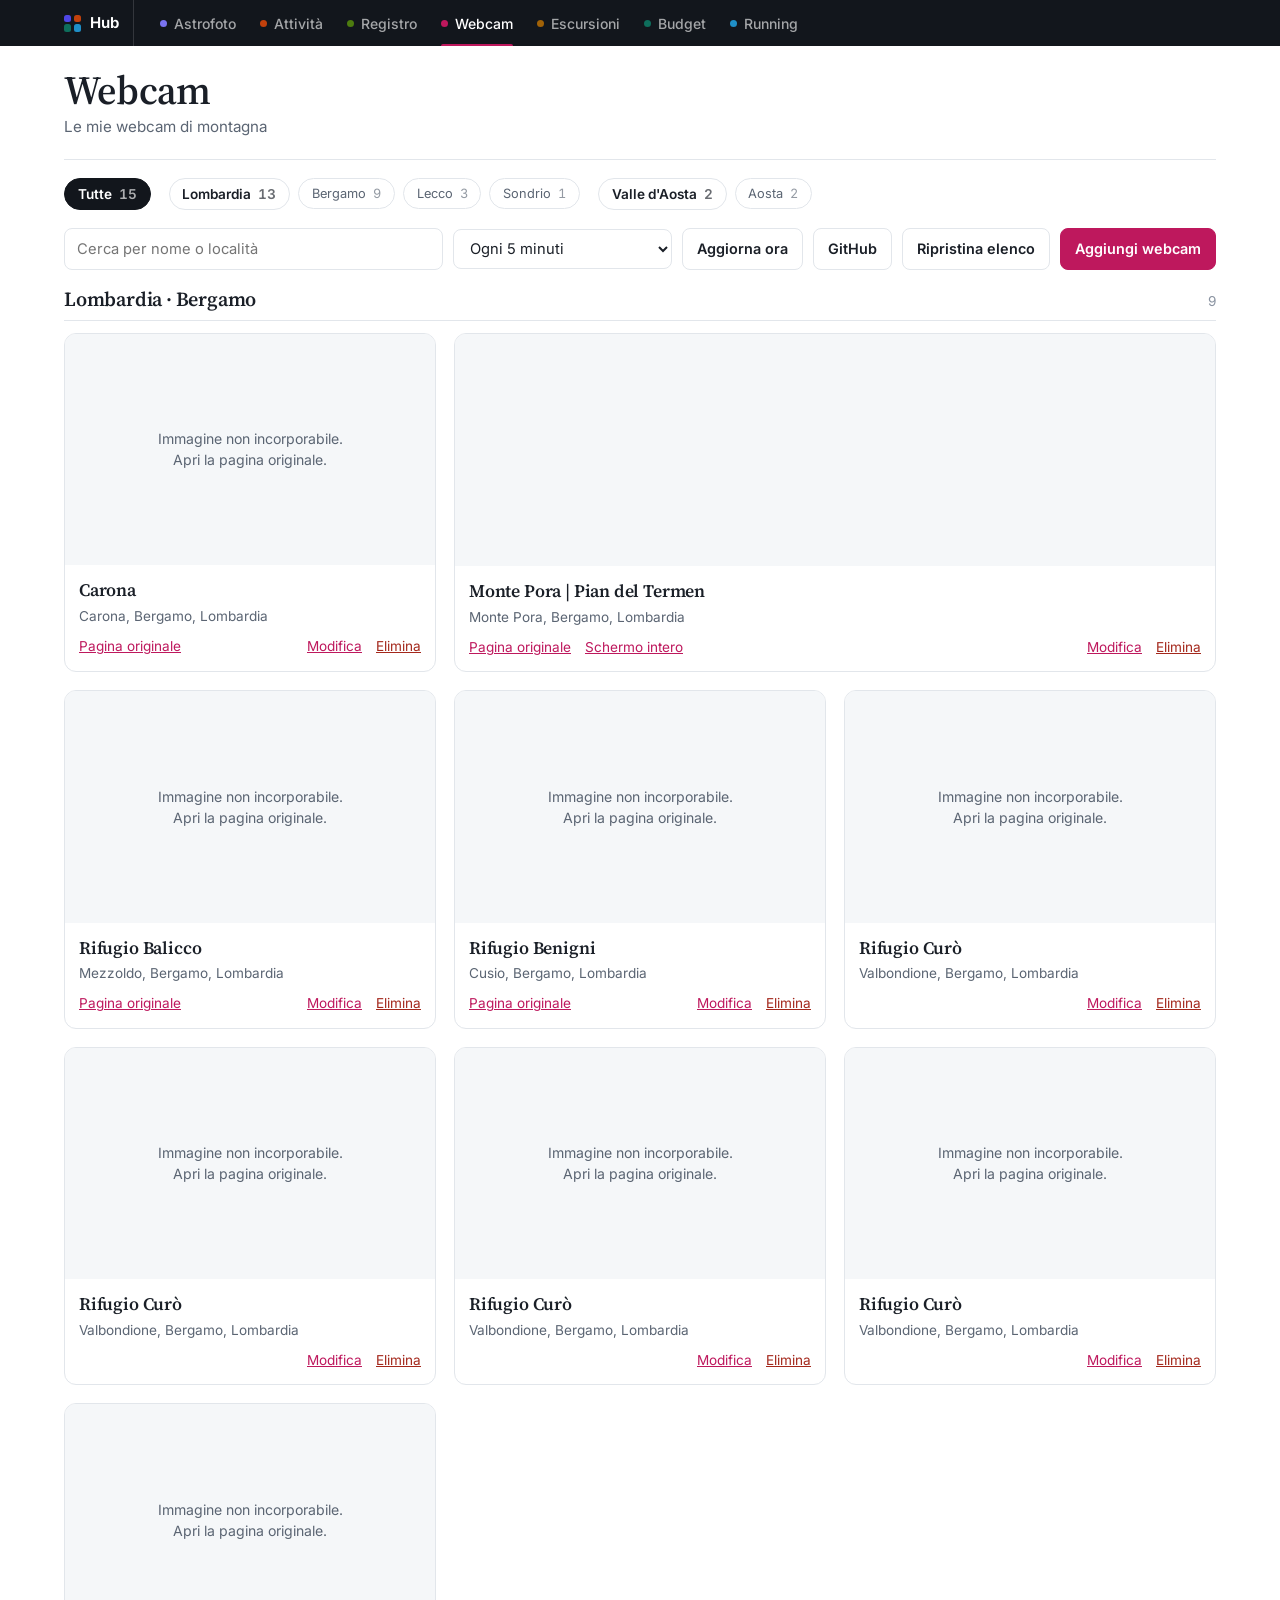
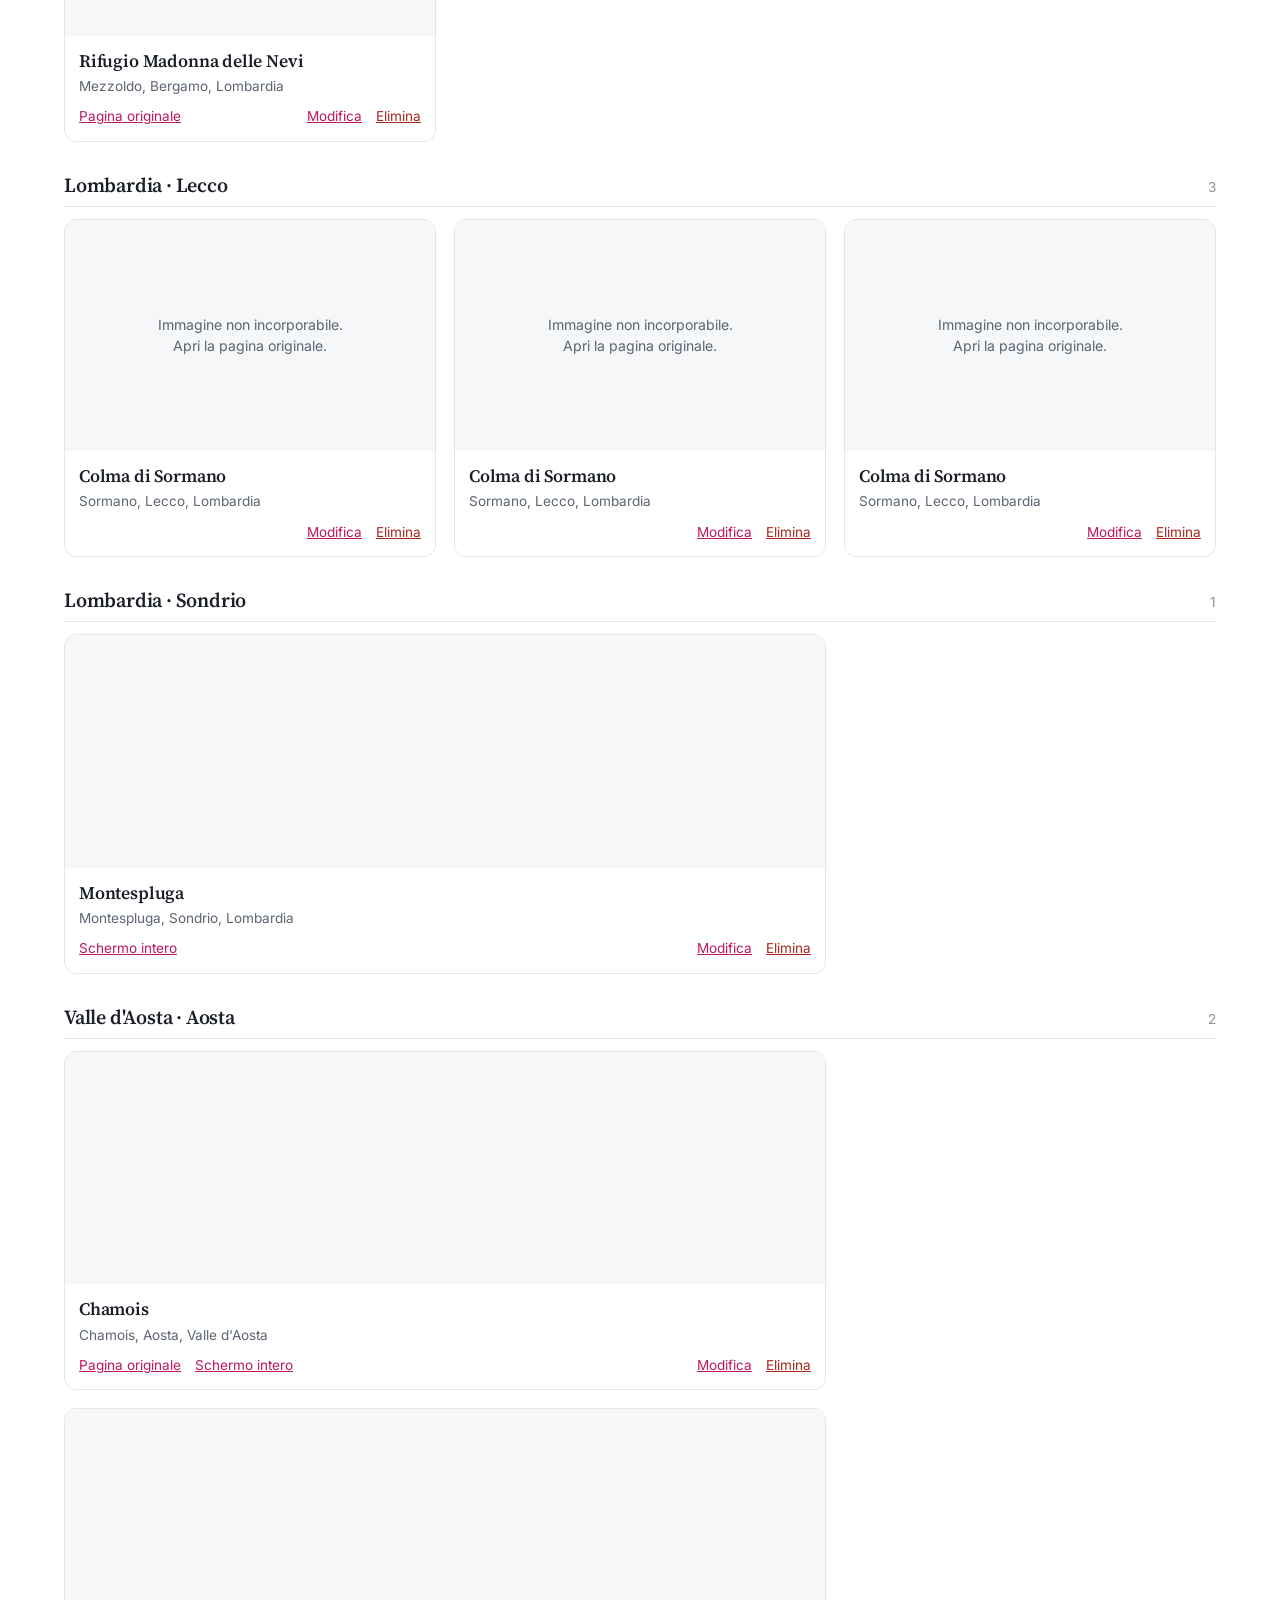
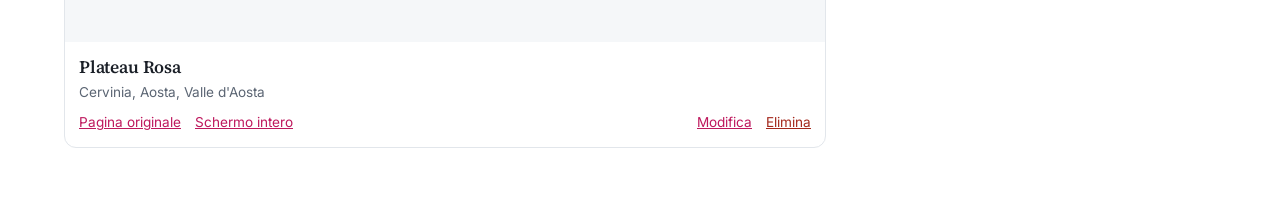
<file: webcam/index.html>
<!DOCTYPE html>
<html lang="it">
<head>
<meta charset="utf-8">
<meta name="viewport" content="width=device-width, initial-scale=1">
<title>Webcam</title>
<link rel="stylesheet" href="webcam.css">
<link rel="manifest" href="../manifest.json">
<link rel="icon" type="image/png" href="../assets/icon-192.png">
<link rel="apple-touch-icon" href="../assets/apple-touch-icon.png">
<meta name="mobile-web-app-capable" content="yes">
<meta name="apple-mobile-web-app-capable" content="yes">
<meta name="apple-mobile-web-app-title" content="Hub">
<meta name="apple-mobile-web-app-status-bar-style" content="black">
<meta name="theme-color" content="#12161c">
<link rel="preconnect" href="https://fonts.googleapis.com">
<link rel="preconnect" href="https://fonts.gstatic.com" crossorigin>
<link href="https://fonts.googleapis.com/css2?family=Source+Serif+4:ital,opsz,wght@0,8..60,400..700;1,8..60,400..700&family=Inter:wght@300;400;500;600;700;800&family=IBM+Plex+Mono:wght@400;500;600&display=swap" rel="stylesheet">
<script src="../assets/config.js"></script>
<link rel="stylesheet" href="../assets/hub.css">
</head>
<body>
<script src="../assets/hub.js" data-app="webcam"></script>
<div class="wc">
  <header class="wc-head">
    <h1>Webcam</h1>
    <p class="sub">Le mie webcam di montagna</p>
  </header>
  <nav id="nav" class="wc-nav" aria-label="Filtra per zona"></nav>
    <div class="bar">
      <input type="search" id="q" placeholder="Cerca per nome o località" aria-label="Cerca">
      <select id="refresh" aria-label="Aggiornamento automatico">
        <option value="0">Aggiornamento manuale</option>
        <option value="60">Ogni minuto</option>
        <option value="300" selected>Ogni 5 minuti</option>
        <option value="600">Ogni 10 minuti</option>
      </select>
      <button class="btn" id="reload">Aggiorna ora</button>
      <button class="btn" id="gh-open">GitHub</button>
      <button class="btn" id="reset" title="Annulla le modifiche locali e torna all'elenco su GitHub">Ripristina elenco</button>
      <button class="btn primary" id="add">Aggiungi webcam</button>
    </div>
    <p class="badge" id="ghstatus" role="status"></p>
    <div id="grid"></div>
    <p class="empty" id="empty" hidden>Nessuna webcam in questa selezione. Usa “Aggiungi webcam” per inserirne una.</p>
</div>

<dialog id="dlg">
  <form method="dialog" id="form">
    <h2 id="dlg-title">Aggiungi webcam</h2>
    <label for="f-name">Nome</label><input id="f-name" required>
    <label for="f-place">Località</label><input id="f-place">
    <label for="f-country">Stato</label>
    <input id="f-country" list="dl-country" placeholder="Italia" autocomplete="off">
    <label for="f-region">Regione / cantone</label>
    <input id="f-region" list="dl-region" required autocomplete="off">
    <label for="f-province">Provincia / zona (opzionale)</label>
    <input id="f-province" list="dl-province" autocomplete="off">
    <p class="hint">Scegli dai suggerimenti oppure scrivi un nome nuovo: i filtri in alto si creano da soli.</p>
    <datalist id="dl-country"></datalist><datalist id="dl-region"></datalist><datalist id="dl-province"></datalist>
    <label for="f-image">URL immagine (.jpg diretto)</label><input id="f-image" type="url" placeholder="https://…/webcam.jpg">
    <label for="f-embed">Iframe (opzionale: incolla il codice <code>&lt;iframe…&gt;</code> o solo l'URL)</label><input id="f-embed" placeholder="https://…">
    <p class="hint">Se compilato, al posto dell'immagine viene mostrato l'iframe.</p>
    <label for="f-page">URL pagina originale</label><input id="f-page" type="url" placeholder="https://…">
    <label for="f-source">Fonte</label><input id="f-source" placeholder="es. Comune, Orobie Meteo">
    <p class="hint">Con GitHub collegato le modifiche si salvano da sole nel repository; altrimenti restano in questo browser. Con “Esporta JSON” puoi sempre scaricare l’elenco.</p>
    <div class="row">
      <button type="button" class="btn" id="export">Esporta JSON</button>
      <button type="button" class="btn" id="cancel">Annulla</button>
      <button class="btn primary" value="ok">Salva</button>
    </div>
  </form>
</dialog>

<dialog id="gh">
  <h2>Salvataggio su GitHub</h2>
  <label for="g-owner">Utente GitHub</label><input id="g-owner" autocomplete="off">
  <label for="g-repo">Repository</label><input id="g-repo" autocomplete="off">
  <label for="g-branch">Branch</label><input id="g-branch" placeholder="main" autocomplete="off">
  <label for="g-path">File</label><input id="g-path" placeholder="webcam/webcams.json" autocomplete="off">
  <label for="g-token">Token di accesso (fine-grained)</label><input id="g-token" type="password" autocomplete="off">
  <label style="display:flex;gap:8px;align-items:center;font-weight:400;margin-top:14px"><input type="checkbox" id="g-auto" style="width:auto"> Salva automaticamente a ogni modifica</label>
  <p class="hint">Il token resta solo in questo browser, mai nel repository. Crealo su GitHub → Settings → Developer settings → Fine-grained tokens, limitato a questo repository con permesso <b>Contents: Read and write</b>. Non usarlo su dispositivi condivisi.</p>
  <p class="hint" id="gh-msg" role="status"></p>
  <div class="row">
    <button type="button" class="btn" id="g-close">Chiudi</button>
    <button type="button" class="btn" id="g-save">Salva impostazioni</button>
    <button type="button" class="btn primary" id="g-push">Salva e invia ora</button>
  </div>
</dialog>

<div id="lb" role="dialog" aria-label="Immagine a tutto schermo"><img alt=""><span class="cap"></span><button class="x" type="button">Chiudi</button></div>

<script>
// Suggerimenti per il modulo (puoi scrivere anche zone nuove: il menu si adatta ai dati)
const SUGGEST = [
  ["Italia","Lombardia",["Bergamo","Brescia","Como","Lecco","Sondrio","Varese"]],
  ["Italia","Piemonte",["Biella","Cuneo","Novara","Torino","Verbano-Cusio-Ossola","Vercelli"]],
  ["Italia","Valle d'Aosta",["Aosta"]],
  ["Italia","Trentino-Alto Adige",["Bolzano","Trento"]],
  ["Italia","Veneto",["Belluno"]],
  ["Italia","Friuli-Venezia Giulia",["Udine","Pordenone"]],
  ["Svizzera","Vallese",[]], ["Svizzera","Ticino",[]], ["Svizzera","Grigioni",[]],
  ["Francia","Alta Savoia",[]], ["Austria","Tirolo",[]]
];

const $ = s => document.querySelector(s);
let base = [], list = [], filter = {country:null, region:null, province:null}, timer = null, editing = null;
let local = {added:[], edits:{}, deleted:[]};   // le tue modifiche, separate da webcams.json

const parseEmbed = v => { const m = v.match(/src\s*=\s*["']([^"']+)["']/i); return (m ? m[1] : v).trim(); };
const keyOf = c => c.id || (c.name + "|" + (c.image || c.embed || c.page || ""));
const bust = u => u + (u.includes("?") ? "&" : "?") + "_=" + Date.now();
const read = k => { try { return JSON.parse(localStorage.getItem(k)); } catch(e){ return null; } };
const persist = () => { try { localStorage.setItem("webcamLocal", JSON.stringify(local)); } catch(e){} };
let dirty = false;
const save = () => { dirty = true; persist(); autoSync(); pendingNote(); };
const clean = c => { const o = {...c}; delete o._src; delete o._key; delete o._ref; return o; };

function compute(b){
  return b.filter(x => !local.deleted.includes(keyOf(x)))
    .map(x => ({...(local.edits[keyOf(x)] || x), _src:"base", _key:keyOf(x)}))
    .concat(local.added.map(a => ({...a, _src:"added", _ref:a})));
}
function rebuild(){ list = compute(base); }

// Quando webcams.json sul sito contiene già le modifiche, le togliamo dalla memoria locale
function reconcile(){
  const bk = base.map(keyOf); let ch = false;
  local.added = local.added.filter(a => { const hit = bk.includes(keyOf(a)); if (hit) ch = true; return !hit; });
  Object.keys(local.edits).forEach(k => {
    const b = base.find(x => keyOf(x)===k);
    if (!b || JSON.stringify(clean(local.edits[k]))===JSON.stringify(b)){ delete local.edits[k]; ch = true; }
  });
  local.deleted = local.deleted.filter(k => { const keep = bk.includes(k); if (!keep) ch = true; return keep; });
  if (ch) persist();
}

// Recupera i dati salvati dalle versioni precedenti (le vecchie chiavi non vengono mai cancellate)
function migrate(){
  const baseKeys = base.map(keyOf);
  const old1 = read("mieWebcam");      // prima versione: solo webcam aggiunte
  const old2 = read("webcamList");     // seconda versione: elenco completo
  const addIfNew = c => { const k = keyOf(c); if (!baseKeys.includes(k) && !local.added.some(x => keyOf(x)===k)) local.added.push(clean(c)); };
  if (Array.isArray(old1)) old1.forEach(addIfNew);
  if (Array.isArray(old2)){
    old2.forEach(c => {
      const k = keyOf(c), b = base.find(x => keyOf(x)===k);
      if (!b) addIfNew(c);
      else if (JSON.stringify(clean(c)) !== JSON.stringify(b)) local.edits[k] = clean(c);
    });
    baseKeys.forEach(k => { if (!old2.some(c => keyOf(c)===k)) local.deleted.push(k); });
  }
  persist();
}

async function load(){
  const asList = t => { const a = JSON.parse(t); if (!Array.isArray(a)) throw new Error("non è un elenco"); return a; };
  base = await HUB.fetchRepoText("webcam/webcams.json", "webcams.json").then(asList)
    .catch(() => fetch("webcams.json?_=" + Date.now(), {cache:"no-store"}).then(r => r.text()).then(asList).catch(() => []));
  const saved = read("webcamLocal");
  if (saved && Array.isArray(saved.added)) local = {added:saved.added, edits:saved.edits||{}, deleted:saved.deleted||[]};
  else migrate();
  reconcile(); rebuild(); render();
}

const zone = c => ({country: c.country || "Italia", region: c.region || "", province: c.province || ""});
const cmp = (x,y) => x.localeCompare(y,"it");
const cmpCountry = (x,y) => x==="Italia" ? (y==="Italia"?0:-1) : y==="Italia" ? 1 : cmp(x,y);
const matches = c => { const z = zone(c);
  return (!filter.country || z.country===filter.country) && (!filter.region || z.region===filter.region) && (!filter.province || z.province===filter.province); };

function renderNav(){
  const nav = $("#nav"); nav.innerHTML = "";
  const tree = {};
  list.forEach(c => { const z = zone(c);
    const co = tree[z.country] ||= {n:0, regs:{}}; co.n++;
    const rg = co.regs[z.region] ||= {n:0, provs:{}}; rg.n++;
    if (z.province) rg.provs[z.province] = (rg.provs[z.province]||0) + 1;
  });
  const mk = (label, count, co, r, p, cls) => {
    const b = document.createElement("button"); b.className = cls;
    b.innerHTML = `<span></span><span class="n">${count}</span>`; b.firstChild.textContent = label;
    b.setAttribute("aria-pressed", filter.country===co && filter.region===r && filter.province===p);
    b.onclick = () => { filter = {country:co, region:r, province:p}; render(); };
    return b;
  };
  nav.append(mk("Tutte", list.length, null, null, null, "lv0"));
  const countries = Object.keys(tree).sort(cmpCountry), multi = countries.length > 1;
  countries.forEach(co => {
    if (multi) nav.append(mk(co, tree[co].n, co, null, null, "lv1"));
    Object.keys(tree[co].regs).sort(cmp).forEach(r => {
      const rg = tree[co].regs[r];
      nav.append(mk(r || "Senza regione", rg.n, co, r || null, null, multi ? "lv2" : "lv1"));
      Object.keys(rg.provs).sort(cmp).forEach(p => nav.append(mk(p, rg.provs[p], co, r || null, p, "lv2")));
    });
  });
}

function card(c){
  const el = document.createElement("article"); el.className = "cam" + (c.embed ? " wide" : "");
  const shot = document.createElement("div"); shot.className = "shot";
  if (c.embed){
    const fr = document.createElement("iframe");
    fr.src = c.embed; fr.title = c.name; fr.loading = "lazy"; fr.allowFullscreen = true;
    fr.setAttribute("allow","fullscreen; autoplay");
    shot.append(fr);
  } else if (c.image){
    shot.classList.add("click"); shot.tabIndex = 0; shot.setAttribute("role","button");
    shot.setAttribute("aria-label","Apri a tutto schermo: " + c.name);
    const img = new Image(); img.referrerPolicy = "no-referrer"; img.alt = c.name; img.loading = "lazy"; img.dataset.src = c.image; img.src = bust(c.image);
    img.onerror = () => {
      img.remove(); shot.classList.remove("click"); shot.onclick = null;
      shot.insertAdjacentHTML("beforeend",'<div class="fallback">Immagine non incorporabile.<br>Apri la pagina originale.</div>');
    };
    shot.append(img);
    const open = () => openLightbox(c);
    shot.onclick = open;
    shot.onkeydown = e => { if (e.key==="Enter" || e.key===" "){ e.preventDefault(); open(); } };
  } else {
    shot.innerHTML = '<div class="fallback">Nessuna immagine diretta.<br>Apri la pagina originale.</div>';
  }
  const meta = document.createElement("div"); meta.className = "meta";
  const h = document.createElement("h3"); h.textContent = c.name;
  const p = document.createElement("p"); p.textContent = [c.place, c.province, c.region].filter(Boolean).filter((v,i,a)=>a.indexOf(v)===i).join(", ");
  meta.append(h, p);
  if (c.source){ const b = document.createElement("span"); b.className = "badge"; b.textContent = "Fonte: " + c.source; meta.append(b); }
  const acts = document.createElement("div"); acts.className = "acts";
  if (c.page){ const a = document.createElement("a"); a.href = c.page; a.target = "_blank"; a.rel = "noopener noreferrer"; a.textContent = "Pagina originale"; acts.append(a); }
  if (c.embed && shot.requestFullscreen){
    const fs = document.createElement("button"); fs.textContent = "Schermo intero";
    fs.onclick = () => shot.requestFullscreen().catch(() => {});
    acts.append(fs);
  }
  const ed = document.createElement("button"); ed.className = "ed"; ed.textContent = "Modifica"; ed.onclick = () => openForm(c);
  const del = document.createElement("button"); del.className = "del"; del.textContent = "Elimina";
  del.onclick = () => {
    if (!confirm("Eliminare «" + c.name + "»?")) return;
    if (c._src==="added") local.added.splice(local.added.indexOf(c._ref),1);
    else { local.deleted.push(c._key); delete local.edits[c._key]; }
    save(); rebuild(); render();
  };
  acts.append(ed, del);
  meta.append(acts); el.append(shot, meta);
  return el;
}

function render(){
  if ((filter.country||filter.region||filter.province) && !list.some(matches)) filter = {country:null, region:null, province:null};
  renderNav();
  const q = $("#q").value.trim().toLowerCase();
  const shown = list.filter(c => matches(c) && (!q || (c.name+" "+(c.place||"")).toLowerCase().includes(q)));
  const multiCountry = new Set(list.map(c => zone(c).country)).size > 1;
  const groups = {};
  shown.forEach(c => { const z = zone(c), k = [z.country, z.region, z.province].join("\u0001"); (groups[k] ||= {z, items:[]}).items.push(c); });
  const ordered = Object.values(groups).sort((a,b) => cmpCountry(a.z.country,b.z.country) || cmp(a.z.region,b.z.region) || cmp(a.z.province,b.z.province));
  ordered.forEach(gr => gr.items.sort((a,b) => (a.name || "").localeCompare(b.name || "", "it", {sensitivity:"base", numeric:true})));   // schede in ordine alfabetico
  const g = $("#grid"); g.innerHTML = "";
  ordered.forEach(gr => {
    if (ordered.length > 1){
      const h = document.createElement("h2"); h.className = "zone";
      const t = document.createElement("div");
      t.textContent = [multiCountry ? gr.z.country : "", gr.z.region, gr.z.province].filter(Boolean).join(" · ") || "Altre";
      const n = document.createElement("span"); n.textContent = gr.items.length;
      h.append(t, n); g.append(h);
    }
    const grid = document.createElement("div"); grid.className = "grid";
    gr.items.forEach(c => grid.append(card(c)));
    g.append(grid);
  });
  $("#empty").hidden = shown.length > 0;
}

function refreshImages(){ document.querySelectorAll(".shot img").forEach(i => { i.src = bust(i.dataset.src); }); }
function schedule(){ clearInterval(timer); const s = +$("#refresh").value; if (s) timer = setInterval(refreshImages, s*1000); }

// Tutto schermo
const lb = $("#lb"), lbImg = lb.querySelector("img"); lbImg.referrerPolicy = "no-referrer";
function openLightbox(c){
  lbImg.src = bust(c.image); lbImg.alt = c.name;
  lb.querySelector(".cap").textContent = c.name + (c.place ? " – " + c.place : "");
  lb.classList.add("on");
  if (lb.requestFullscreen) lb.requestFullscreen().catch(() => {});
}
function closeLightbox(){
  lb.classList.remove("on"); lbImg.removeAttribute("src");
  if (document.fullscreenElement) document.exitFullscreen().catch(() => {});
}
lb.onclick = closeLightbox;
document.addEventListener("keydown", e => { if (e.key==="Escape" && lb.classList.contains("on")) closeLightbox(); });
document.addEventListener("fullscreenchange", () => { if (!document.fullscreenElement && lb.classList.contains("on")) closeLightbox(); });

// Form aggiungi / modifica
const dlg = $("#dlg"), fc = $("#f-country"), fr = $("#f-region"), fp = $("#f-province");
const opts = arr => [...new Set(arr.filter(Boolean))].sort(cmp).map(v => { const o = document.createElement("option"); o.value = v; return o; });
function suggestions(){
  const known = [...SUGGEST.map(([co,r,ps]) => ({country:co, region:r, provs:ps})), ...list.map(c => { const z = zone(c); return {country:z.country, region:z.region, provs:[z.province]}; })];
  const co = fc.value.trim() || "Italia", r = fr.value.trim();
  $("#dl-country").replaceChildren(...opts(known.map(k => k.country)));
  $("#dl-region").replaceChildren(...opts(known.filter(k => k.country===co).map(k => k.region)));
  $("#dl-province").replaceChildren(...opts(known.filter(k => k.country===co && (!r || k.region===r)).flatMap(k => k.provs)));
}
[fc, fr].forEach(el => el.addEventListener("input", suggestions));

function openForm(c){
  editing = c || null;
  $("#dlg-title").textContent = c ? "Modifica webcam" : "Aggiungi webcam";
  $("#f-name").value = c?.name || ""; $("#f-place").value = c?.place || "";
  fc.value = c ? zone(c).country : (filter.country || "Italia");
  fr.value = c?.region || filter.region || ""; fp.value = c?.province || filter.province || "";
  suggestions();
  $("#f-image").value = c?.image || ""; $("#f-embed").value = c?.embed || ""; $("#f-page").value = c?.page || ""; $("#f-source").value = c?.source || "";
  dlg.showModal();
}
$("#add").onclick = () => openForm(null);
$("#cancel").onclick = () => dlg.close();
$("#form").addEventListener("submit", () => {
  const data = {
    name: $("#f-name").value.trim(), place: $("#f-place").value.trim(),
    country: fc.value.trim() || "Italia", region: fr.value.trim(), province: fp.value.trim(),
    image: $("#f-image").value.trim(), embed: parseEmbed($("#f-embed").value), page: $("#f-page").value.trim(), source: $("#f-source").value.trim()
  };
  if (!editing) local.added.push(data);
  else if (editing._src==="added") Object.assign(editing._ref, data);
  else local.edits[editing._key] = data;
  editing = null; save(); rebuild(); render();
});
$("#export").onclick = () => {
  const a = document.createElement("a");
  a.href = URL.createObjectURL(new Blob([JSON.stringify(list.map(clean), null, 2)], {type:"application/json"}));
  a.download = "webcams.json"; a.click();
};
$("#reset").onclick = () => {
  if (!confirm("Annullare TUTTE le modifiche fatte in questo browser (webcam aggiunte, modificate o eliminate)? Se vuoi tenerle, esporta prima il JSON.")) return;
  local = {added:[], edits:{}, deleted:[]}; save(); rebuild(); render();
};

// ---------- Sincronizzazione con GitHub ----------
// impostazioni coerenti col resto del sito: repository rilevato da solo, file in webcam/, token condiviso con le altre sezioni
const ghGet = () => {
  let s = HUB.migrateGhConfig(read("ghSettings") || {}, "webcam", "webcams.json");
  return {branch:"main", path:"webcam/webcams.json", ...s, owner: s.owner || HUB.owner, repo: s.repo || HUB.repo,
          token: s.token || HUB.token(), auto: s.auto === undefined ? true : s.auto};
};
const toB64 = str => { const by = new TextEncoder().encode(str); let bin = ""; for (let i=0;i<by.length;i+=0x8000) bin += String.fromCharCode.apply(null, by.subarray(i,i+0x8000)); return btoa(bin); };
const fromB64 = b => new TextDecoder().decode(Uint8Array.from(atob(b.replace(/\s/g,"")), c => c.charCodeAt(0)));
function setStatus(t, err){
  [$("#ghstatus"), $("#gh-msg")].forEach(el => { el.textContent = t; el.style.color = err ? "#a4281c" : ""; el.classList.remove("warn"); });
}
async function httpErr(r){
  let m = ""; try { m = (await r.json()).message; } catch(e){}
  const hints = {401:"Token non valido o scaduto", 403:"Token senza permessi (serve Contents: Read and write)", 404:"Repository non trovato: controlla utente, repository e token"};
  return new Error((hints[r.status] || "Errore GitHub " + r.status) + (m ? " – " + m : ""));
}
let syncT = null, syncing = false;
function autoSync(){ const g = ghGet(); if (!g.auto || !g.token) return; clearTimeout(syncT); syncT = setTimeout(pushToGitHub, 1500); }
async function pushToGitHub(){
  const g = ghGet();
  if (!g.token || !g.owner || !g.repo){ setStatus("Configura prima GitHub (pulsante GitHub).", true); return false; }
  if (syncing) return false;
  syncing = true; setStatus("Salvataggio su GitHub…");
  try {
    const url = `https://api.github.com/repos/${encodeURIComponent(g.owner)}/${encodeURIComponent(g.repo)}/contents/${g.path}`;
    const H = {Authorization:"Bearer " + g.token, Accept:"application/vnd.github+json", "X-GitHub-Api-Version":"2022-11-28"};
    for (let i = 0; i < 2; i++){
      const r = await fetch(url + "?ref=" + encodeURIComponent(g.branch), {headers:H, cache:"no-store"});
      let sha, remote = [];
      if (r.ok){
        const j = await r.json(); sha = j.sha;
        try { remote = JSON.parse(fromB64(j.content)); } catch(e){ throw new Error("Il file sul repository non è un JSON valido"); }
      } else if (r.status !== 404) throw await httpErr(r);
      const body = JSON.stringify(compute(remote).map(clean), null, 2) + "\n";
      const p = await fetch(url, {method:"PUT", headers:{...H, "Content-Type":"application/json"},
        body: JSON.stringify({message:"Aggiorna webcam dal sito", content:toB64(body), branch:g.branch, ...(sha ? {sha} : {})})});
      if (p.ok){ dirty = false; setStatus("Salvato su GitHub ✓ – il sito si aggiorna in circa un minuto."); return true; }
      if (p.status !== 409 && p.status !== 422) throw await httpErr(p);
    }
    throw new Error("Conflitto durante il salvataggio, riprova.");
  } catch(e){ setStatus("GitHub: " + e.message, true); return false; }
  finally { syncing = false; }
}
const ghDlg = $("#gh");
function ghSave(){
  const old = ghGet();
  const g = {owner:$("#g-owner").value.trim(), repo:$("#g-repo").value.trim(), branch:$("#g-branch").value.trim() || "main",
             path:$("#g-path").value.trim() || "webcam/webcams.json", token:$("#g-token").value.trim() || read("ghSettings")?.token || "", auto:$("#g-auto").checked};
  try { localStorage.setItem("ghSettings", JSON.stringify(g)); } catch(e){}
  return g;
}
$("#gh-open").onclick = () => {
  const g = ghGet();
  $("#g-owner").value = g.owner;
  $("#g-repo").value = g.repo;
  $("#g-branch").value = g.branch; $("#g-path").value = g.path;
  $("#g-token").value = ""; $("#g-token").placeholder = g.token ? "•••• già salvato (lascia vuoto per mantenerlo)" : "github_pat_…";
  $("#g-auto").checked = !!g.auto; $("#gh-msg").textContent = "";
  ghDlg.showModal();
};
$("#g-close").onclick = () => ghDlg.close();
$("#g-save").onclick = () => { ghSave(); setStatus("Impostazioni salvate in questo browser."); };
$("#g-push").onclick = async () => { ghSave(); await pushToGitHub(); };

$("#q").oninput = render;
$("#refresh").onchange = schedule;
$("#reload").onclick = refreshImages;
// quante modifiche locali non sono ancora su GitHub (finché non sono salvate o riconosciute nell'elenco letto da GitHub)
const pendingCount = () => local.added.length + Object.keys(local.edits).length + local.deleted.length;
function pendingNote(){
  const el = $("#ghstatus"), n = pendingCount(), g = ghGet();
  if (!n || !dirty){ if (el.classList.contains("warn")){ el.textContent = ""; el.classList.remove("warn"); } return; }
  if (g.token && g.auto) return;                       // si salvano da sole: parla già lo stato del salvataggio
  el.classList.add("warn");
  el.textContent = n + (n === 1 ? " modifica è solo" : " modifiche sono solo") + " su questo dispositivo, non su GitHub. " + (g.token ? "Premi “GitHub” e poi “Salva e invia ora”." : "Premi “GitHub” per collegare il salvataggio.");
}
document.addEventListener("visibilitychange", () => { if (document.hidden && dirty && pendingCount() && ghGet().token && ghGet().auto){ clearTimeout(syncT); pushToGitHub(); } });
window.addEventListener("pagehide", () => { if (dirty && pendingCount() && ghGet().token && ghGet().auto) pushToGitHub(); });
load().then(schedule).then(() => { dirty = pendingCount() > 0; pendingNote(); if (dirty && ghGet().token && ghGet().auto) autoSync(); });
</script>
</body>
</html>
</file>
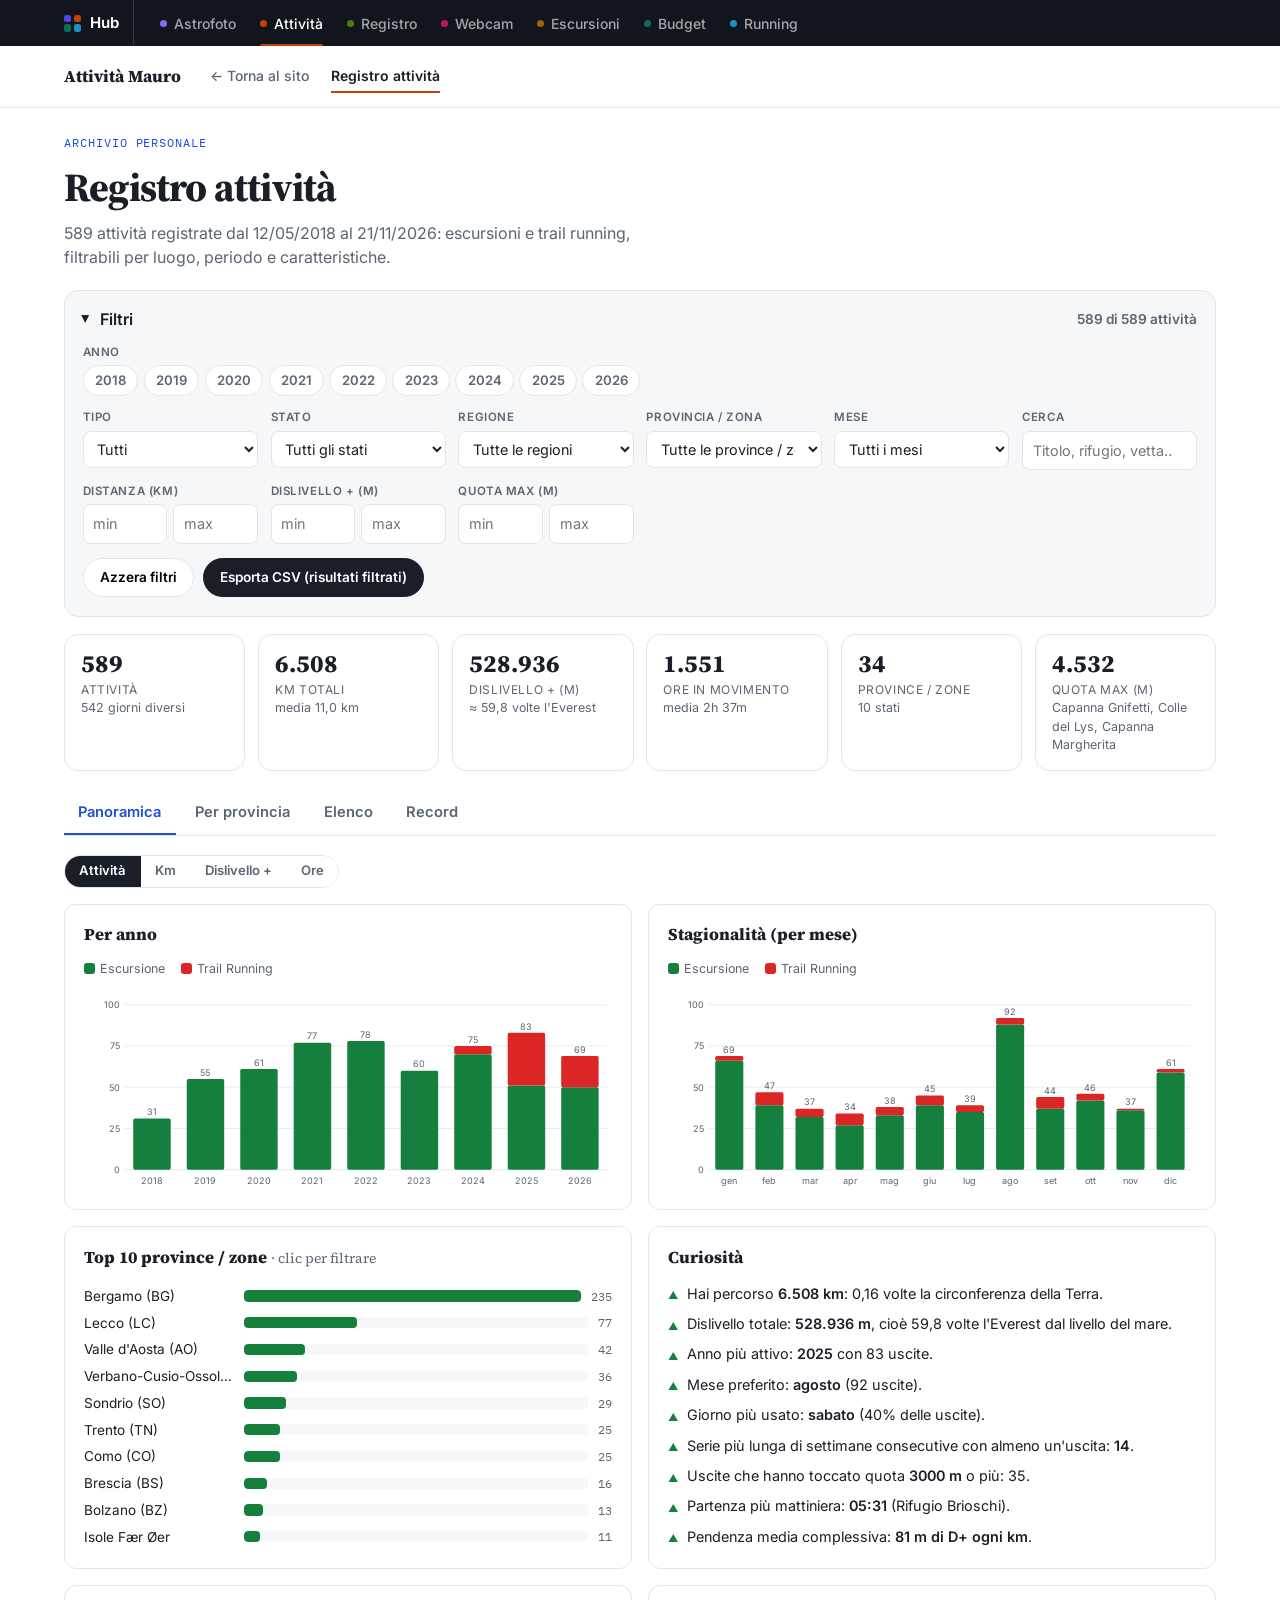
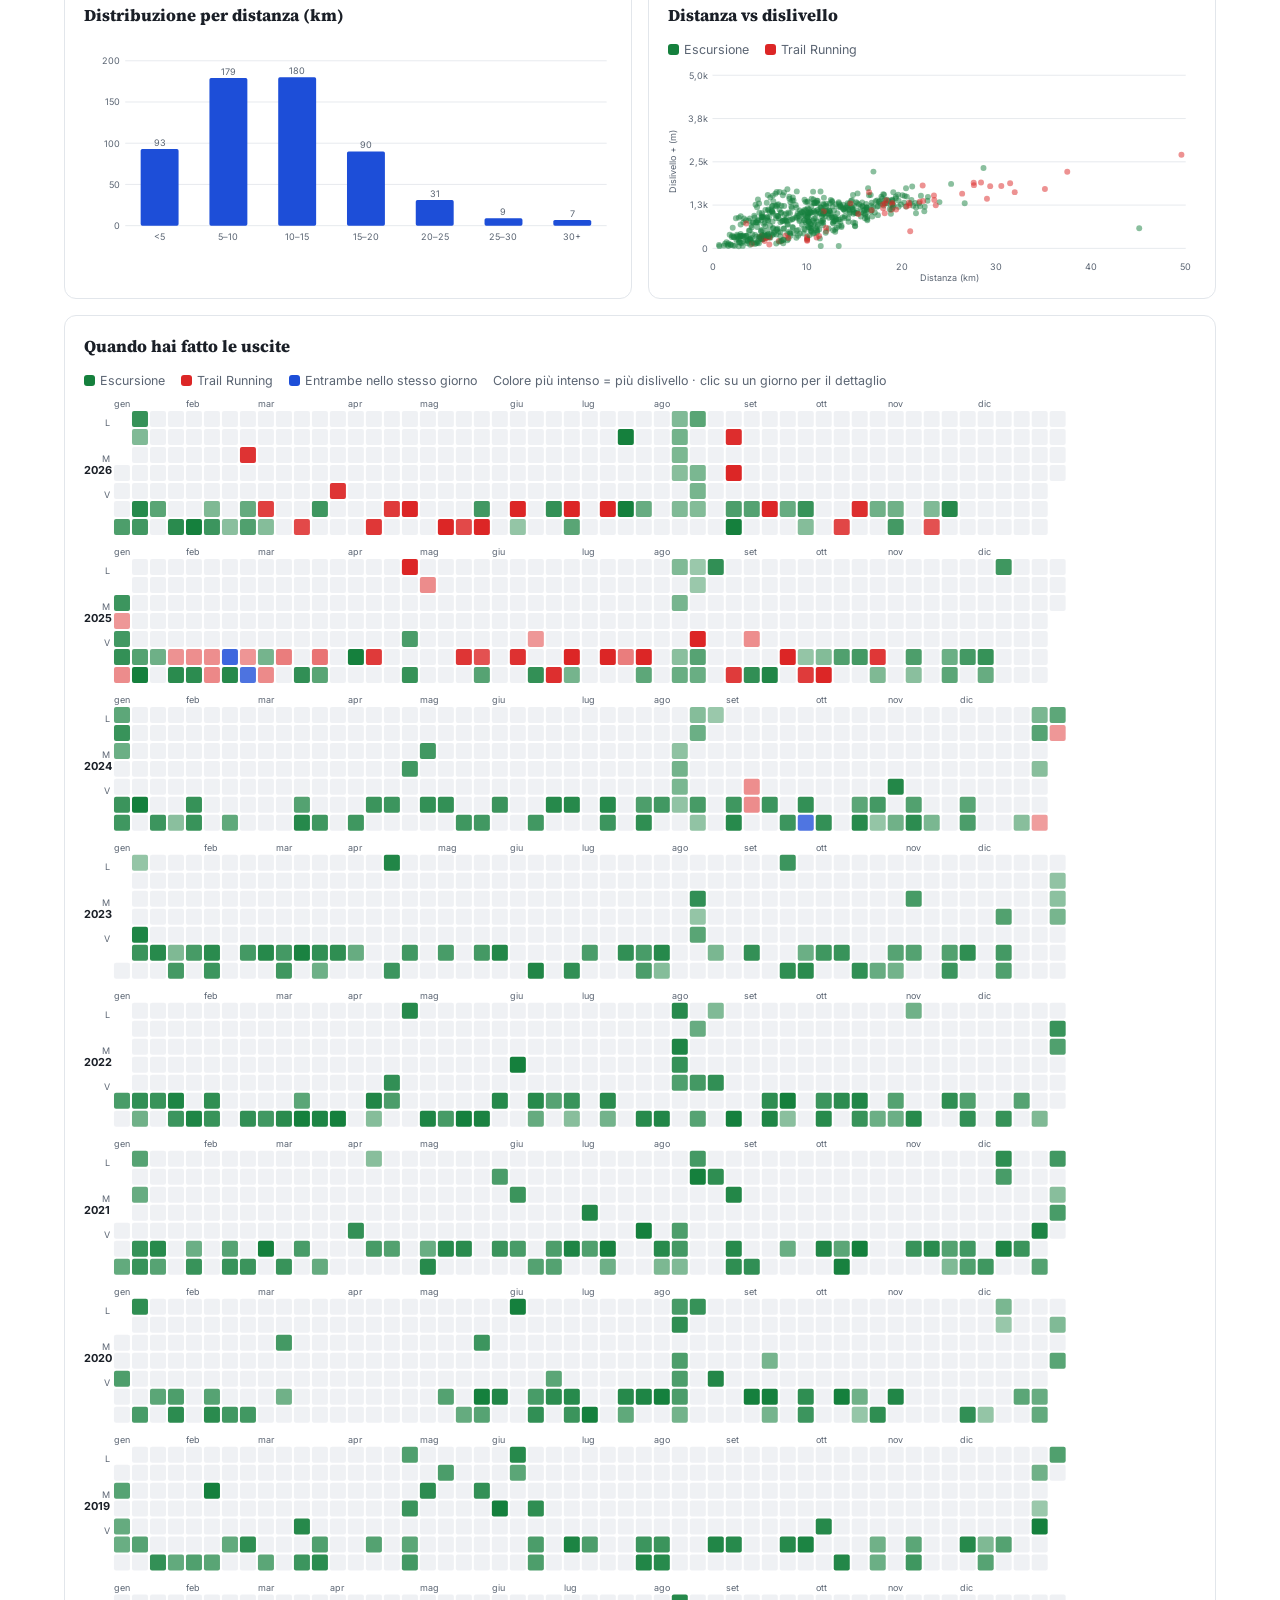
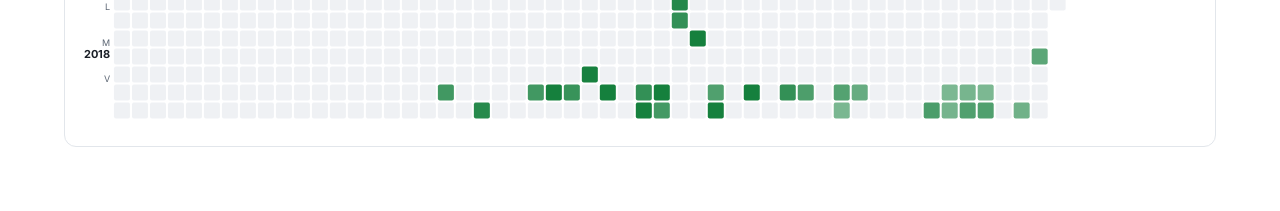
<file: attivita/registro.html>
<!doctype html>
<html lang="it">
<head>
<meta charset="utf-8">
<meta name="viewport" content="width=device-width, initial-scale=1, viewport-fit=cover">
<title>Registro attività — Attività Mauro</title>
<meta name="theme-color" content="#12161c">
<style>
:root{
  --bg:#fff;--surface:#f7f8fa;--ink:#13151a;--ink-soft:#6b7280;--border:#e6e8eb;
  --green:#15803d;--green-soft:#eafbf1;--red:#dc2626;--red-soft:#fff0f0;--blue:#1d4ed8;--blue-soft:#eef3ff;--orange:#c2410c;
  --radius:14px;--radius-sm:8px;
  --shadow:0 1px 2px rgba(16,24,32,.04),0 10px 28px rgba(16,24,32,.06);
  --display:"Source Serif 4",system-ui,sans-serif;--body:"Inter",system-ui,sans-serif;--mono:"IBM Plex Mono",Menlo,monospace;
}
*{box-sizing:border-box}
[hidden]{display:none!important}
body{margin:0;background:var(--bg);color:var(--ink);font-family:var(--body);line-height:1.5;-webkit-font-smoothing:antialiased}
a{color:inherit}
.site-nav{position:sticky;top:0;z-index:50;background:rgba(255,255,255,.92);backdrop-filter:blur(8px);border-bottom:1px solid var(--border)}
.nav-inner{max-width:1080px;margin:0 auto;padding:.9rem 1.5rem;display:flex;align-items:center;gap:1.8rem}
.logo{font-family:var(--display);font-weight:800;font-size:1.05rem;text-decoration:none;white-space:nowrap}
.nav-links{display:flex;gap:1.4rem;flex:1;font-size:.92rem;font-weight:600;overflow-x:auto}
.nav-links a{text-decoration:none;color:var(--ink-soft);padding:.3rem 0;border-bottom:2px solid transparent;white-space:nowrap}
.nav-links a:hover{color:var(--ink)}
.nav-links a.active{color:var(--blue);border-color:var(--blue)}
.wrap{max-width:1080px;margin:0 auto;padding:1.6rem 1.5rem 4rem}
.eyebrow{font-family:var(--mono);font-size:.74rem;text-transform:uppercase;letter-spacing:.08em;color:var(--blue);margin:0 0 .3rem}
h1{font-family:var(--display);font-weight:800;font-size:clamp(1.8rem,4vw,2.5rem);margin:0 0 .3rem;letter-spacing:-.02em}
.lead{color:var(--ink-soft);margin:0 0 1.3rem;max-width:62ch}
h2{font-family:var(--display);font-weight:800;font-size:1.05rem;margin:0 0 .8rem}
.card{background:var(--bg);border:1px solid var(--border);border-radius:var(--radius);padding:1.1rem 1.2rem}

/* filtri */
details.filters{background:var(--surface);border:1px solid var(--border);border-radius:var(--radius);padding:.2rem 1.1rem;margin-bottom:1.1rem}
details.filters>summary{cursor:pointer;font-weight:600;padding:.8rem 0;list-style:none;display:flex;align-items:center;gap:.6rem}
details.filters>summary::-webkit-details-marker{display:none}
details.filters>summary::before{content:"▸";transition:transform .15s}
details.filters[open]>summary::before{transform:rotate(90deg)}
.badge-n{font-family:var(--mono);font-size:.75rem;background:var(--ink);color:#fff;border-radius:999px;padding:.05rem .55rem}
.f-grid{display:grid;grid-template-columns:repeat(auto-fit,minmax(170px,1fr));gap:.8rem;padding-bottom:.9rem}
.field label{display:block;font-size:.72rem;font-weight:600;color:var(--ink-soft);text-transform:uppercase;letter-spacing:.05em;margin-bottom:.25rem}
select,input[type=search],input[type=number]{width:100%;font:inherit;font-size:.9rem;padding:.5rem .6rem;border:1px solid var(--border);border-radius:var(--radius-sm);background:#fff;color:var(--ink)}
.range{display:flex;gap:.4rem}
.chips{display:flex;flex-wrap:wrap;gap:.35rem}
.chip{font:inherit;font-size:.82rem;font-weight:600;padding:.3rem .7rem;border-radius:999px;border:1px solid var(--border);background:#fff;color:var(--ink-soft);cursor:pointer}
.chip.on{background:var(--ink);border-color:var(--ink);color:#fff}
.f-actions{display:flex;flex-wrap:wrap;gap:.6rem;align-items:center;padding-bottom:1rem}
.btn{font:inherit;font-size:.85rem;font-weight:600;padding:.5rem 1rem;border-radius:999px;border:1px solid var(--border);background:#fff;cursor:pointer}
.btn:hover{border-color:var(--ink)}
.btn.dark{background:var(--ink);color:#fff;border-color:var(--ink)}
.count-label{font-size:.85rem;color:var(--ink-soft);margin-left:auto}

/* kpi */
.kpis{display:grid;grid-template-columns:repeat(auto-fit,minmax(150px,1fr));gap:.8rem;margin-bottom:1.3rem}
.kpi{border:1px solid var(--border);border-radius:var(--radius);padding:.9rem 1rem;background:var(--bg)}
.kpi .v{font-family:var(--display);font-weight:800;font-size:1.55rem;line-height:1.1}
.kpi .l{font-size:.75rem;color:var(--ink-soft);text-transform:uppercase;letter-spacing:.05em;margin-top:.25rem}
.kpi .s{font-size:.78rem;color:var(--ink-soft)}

/* tab */
.tabs{display:flex;gap:.3rem;border-bottom:1px solid var(--border);margin-bottom:1.2rem;overflow-x:auto}
.tab-btn{font:inherit;font-weight:600;font-size:.92rem;background:none;border:0;border-bottom:2px solid transparent;padding:.6rem .9rem;color:var(--ink-soft);cursor:pointer;white-space:nowrap}
.tab-btn.on{color:var(--blue);border-color:var(--blue)}
.grid2{display:grid;grid-template-columns:repeat(auto-fit,minmax(420px,1fr));gap:1rem}
@media(max-width:560px){.grid2{grid-template-columns:1fr}.nav-inner{padding:.8rem 1rem;gap:1rem}.wrap{padding:1.2rem 1rem 3rem}}
.seg{display:inline-flex;border:1px solid var(--border);border-radius:999px;overflow:hidden;margin-bottom:1rem}
.seg button{font:inherit;font-size:.82rem;font-weight:600;border:0;background:#fff;padding:.35rem .9rem;cursor:pointer;color:var(--ink-soft)}
.seg button.on{background:var(--ink);color:#fff}
.legend{display:flex;gap:1rem;font-size:.78rem;color:var(--ink-soft);margin-bottom:.4rem}
.legend i{display:inline-block;width:.7rem;height:.7rem;border-radius:3px;margin-right:.3rem;vertical-align:-1px}
svg.chart{width:100%;height:auto;display:block;overflow:visible}
svg.chart text{font-family:var(--body);font-size:11px;fill:var(--ink-soft)}
svg.chart .grid{stroke:var(--border);stroke-width:1}
svg.chart rect.bar:hover,svg.chart circle:hover{opacity:.7}
.hb{display:grid;grid-template-columns:minmax(90px,150px) 1fr auto;gap:.6rem;align-items:center;font-size:.85rem;padding:.2rem 0;cursor:pointer;border-radius:6px}
.hb:hover{background:var(--surface)}
.hb .bar{height:.7rem;background:var(--surface);border-radius:4px;overflow:hidden}
.hb .bar b{display:block;height:100%;background:var(--green);border-radius:4px}
.hb .lab{white-space:nowrap;overflow:hidden;text-overflow:ellipsis}
.hb .val{font-family:var(--mono);font-size:.78rem;color:var(--ink-soft)}
ul.facts{list-style:none;padding:0;margin:0;display:grid;gap:.55rem;font-size:.9rem}
ul.facts li{padding-left:1.2rem;position:relative}
ul.facts li::before{content:"▲";position:absolute;left:0;color:var(--green);font-size:.65rem;top:.35rem}
ul.facts b{font-weight:600}

/* province */
.stato-head{font-family:var(--display);font-weight:800;margin:1.2rem 0 .4rem;display:flex;gap:.8rem;align-items:baseline;flex-wrap:wrap}
.stato-head small{font-family:var(--body);font-weight:400;color:var(--ink-soft);font-size:.82rem}
.reg-head{font-size:.75rem;text-transform:uppercase;letter-spacing:.06em;color:var(--ink-soft);margin:.7rem 0 .2rem;font-weight:600}
details.prov{border-bottom:1px solid var(--border)}
details.prov>summary{display:grid;grid-template-columns:minmax(120px,1.3fr) 2fr repeat(3,minmax(54px,.6fr));gap:.6rem;align-items:center;cursor:pointer;padding:.55rem .2rem;list-style:none;font-size:.88rem}
details.prov>summary::-webkit-details-marker{display:none}
details.prov>summary:hover{background:var(--surface)}
details.prov .pn{font-weight:600}
details.prov .num{font-family:var(--mono);font-size:.8rem;text-align:right}
details.prov .bar{height:.55rem;background:var(--surface);border-radius:4px;overflow:hidden}
details.prov .bar b{display:block;height:100%;background:var(--green)}
.prov-body{padding:.2rem .2rem .9rem}
@media(max-width:560px){details.prov>summary{grid-template-columns:1fr repeat(3,auto)}details.prov .bar{display:none}}

/* tabelle */
.tbl-wrap{overflow-x:auto;border:1px solid var(--border);border-radius:var(--radius)}
table.tbl{width:100%;border-collapse:collapse;font-size:.86rem}
.tbl th,.tbl td{text-align:left;padding:.55rem .7rem;border-bottom:1px solid var(--border);white-space:nowrap}
.tbl td.t{white-space:normal;min-width:200px;max-width:360px}
.tbl td.n,.tbl th.n{text-align:right;font-variant-numeric:tabular-nums}
.tbl thead th{position:sticky;top:0;background:var(--surface);font-size:.72rem;text-transform:uppercase;letter-spacing:.05em;color:var(--ink-soft);cursor:pointer;user-select:none}
.tbl thead th.asc::after{content:" ▲"}.tbl thead th.desc::after{content:" ▼"}
.tbl tbody tr{cursor:pointer}.tbl tbody tr:hover{background:var(--surface)}
.tag{font-size:.7rem;font-weight:600;padding:.1rem .5rem;border-radius:999px}
.tag.esc{background:var(--green-soft);color:var(--green)}.tag.trail{background:var(--red-soft);color:var(--red)}
.more{text-align:center;padding:1rem}
.rank{display:grid;grid-template-columns:2rem 1fr auto;gap:.7rem;align-items:center;padding:.6rem .3rem;border-bottom:1px solid var(--border);cursor:pointer}
.rank:hover{background:var(--surface)}
.rank .p{font-family:var(--display);font-weight:800;color:var(--ink-soft)}
.rank .v{font-family:var(--mono);font-weight:600}
.rank small{display:block;color:var(--ink-soft)}
.empty{padding:2rem;text-align:center;color:var(--ink-soft)}

/* modale */
.modal{position:fixed;inset:0;background:rgba(19,21,26,.5);z-index:100;display:flex;align-items:center;justify-content:center;padding:1rem}
.modal-box{background:#fff;border-radius:var(--radius);max-width:560px;width:100%;max-height:88vh;overflow:auto;padding:1.4rem;position:relative;box-shadow:var(--shadow)}
.modal-box h3{font-family:var(--display);margin:.4rem 2rem .2rem 0;font-size:1.3rem}
.modal-x{position:absolute;top:.8rem;right:.9rem;border:0;background:var(--surface);width:2rem;height:2rem;border-radius:50%;cursor:pointer;font-size:1rem}
.dgrid{display:grid;grid-template-columns:repeat(auto-fill,minmax(150px,1fr));gap:.7rem;margin-top:1rem}
.dgrid div{background:var(--surface);border-radius:var(--radius-sm);padding:.55rem .7rem}
.dgrid span{display:block;font-size:.7rem;text-transform:uppercase;letter-spacing:.05em;color:var(--ink-soft)}
.dgrid b{font-weight:600}
.note{font-size:.82rem;color:var(--orange);margin-top:.9rem}
@media(max-width:560px){
  svg.chart:not(.cal) text{font-size:19px}
  .card{padding:.85rem .8rem}
  h2{font-size:1rem}
  .kpi .v{font-size:1.3rem}
  .legend{flex-wrap:wrap;gap:.3rem .9rem}
  .hb{grid-template-columns:minmax(80px,120px) 1fr auto;gap:.4rem}
  details.prov>summary{font-size:.82rem;gap:.4rem}
  details.prov .num{font-size:.72rem}
  .tbl th,.tbl td{padding:.5rem .55rem;font-size:.8rem}
  .modal-box{padding:1.1rem}
  .seg button{padding:.35rem .65rem}
}
</style>
<link rel="preconnect" href="https://fonts.googleapis.com">
<link rel="preconnect" href="https://fonts.gstatic.com" crossorigin>
<link href="https://fonts.googleapis.com/css2?family=Source+Serif+4:ital,opsz,wght@0,8..60,400..700;1,8..60,400..700&family=Inter:wght@300;400;500;600;700;800&family=IBM+Plex+Mono:wght@400;500;600&display=swap" rel="stylesheet">
<script src="../assets/config.js"></script>
<link rel="stylesheet" href="../assets/hub.css">
</head>
<body>
<script src="../assets/hub.js" data-app="attivita"></script>

<nav class="site-nav">
  <div class="nav-inner">
    <a href="index.html" class="logo">Attività Mauro</a>
    <div class="nav-links">
      <a href="index.html">← Torna al sito</a>
      <a href="registro.html" class="active">Registro attività</a>
    </div>
  </div>
</nav>

<main class="wrap">
  <p class="eyebrow">Archivio personale</p>
  <h1>Registro attività</h1>
  <p class="lead" id="lead">Caricamento…</p>

  <details class="filters" open id="filters">
    <summary>Filtri <span class="badge-n" id="active-n" hidden>0</span><span class="count-label" id="count-label"></span></summary>
    <div class="f-grid">
      <div class="field" style="grid-column:1/-1"><label>Anno</label><div class="chips" id="f-anni"></div></div>
      <div class="field"><label for="f-tipo">Tipo</label><select id="f-tipo"><option value="">Tutti</option><option>Escursione</option><option>Trail Running</option></select></div>
      <div class="field"><label for="f-stato">Stato</label><select id="f-stato"></select></div>
      <div class="field"><label for="f-reg">Regione</label><select id="f-reg"></select></div>
      <div class="field"><label for="f-loc">Provincia / zona</label><select id="f-loc"></select></div>
      <div class="field"><label for="f-mese">Mese</label><select id="f-mese"></select></div>
      <div class="field"><label for="f-q">Cerca</label><input type="search" id="f-q" placeholder="Titolo, rifugio, vetta…"></div>
      <div class="field"><label>Distanza (km)</label><div class="range"><input type="number" id="f-kmmin" placeholder="min" min="0"><input type="number" id="f-kmmax" placeholder="max" min="0"></div></div>
      <div class="field"><label>Dislivello + (m)</label><div class="range"><input type="number" id="f-dpmin" placeholder="min" min="0"><input type="number" id="f-dpmax" placeholder="max" min="0"></div></div>
      <div class="field"><label>Quota max (m)</label><div class="range"><input type="number" id="f-qmin" placeholder="min"><input type="number" id="f-qmax" placeholder="max"></div></div>
    </div>
    <div class="f-actions">
      <button class="btn" id="btn-reset">Azzera filtri</button>
      <button class="btn dark" id="btn-csv">Esporta CSV (risultati filtrati)</button>
    </div>
  </details>

  <div class="kpis" id="kpis"></div>

  <div class="tabs" role="tablist">
    <button class="tab-btn on" data-tab="panoramica">Panoramica</button>
    <button class="tab-btn" data-tab="province">Per provincia</button>
    <button class="tab-btn" data-tab="elenco">Elenco</button>
    <button class="tab-btn" data-tab="record">Record</button>
  </div>

  <section id="tab-panoramica" class="tab">
    <div class="seg" id="metric-seg">
      <button data-m="n" class="on">Attività</button><button data-m="km">Km</button><button data-m="dp">Dislivello +</button><button data-m="ore">Ore</button>
    </div>
    <div class="grid2">
      <div class="card"><h2>Per anno</h2><div class="legend"><span><i style="background:var(--green)"></i>Escursione</span><span><i style="background:var(--red)"></i>Trail Running</span></div><div id="ch-anno"></div></div>
      <div class="card"><h2>Stagionalità (per mese)</h2><div class="legend"><span><i style="background:var(--green)"></i>Escursione</span><span><i style="background:var(--red)"></i>Trail Running</span></div><div id="ch-mese"></div></div>
      <div class="card"><h2>Top 10 province / zone <small style="font-weight:400;color:var(--ink-soft)">· clic per filtrare</small></h2><div id="ch-top"></div></div>
      <div class="card"><h2>Curiosità</h2><ul class="facts" id="facts"></ul></div>
      <div class="card"><h2>Distribuzione per distanza (km)</h2><div id="ch-hist"></div></div>
      <div class="card"><h2>Distanza vs dislivello</h2><div class="legend"><span><i style="background:var(--green)"></i>Escursione</span><span><i style="background:var(--red)"></i>Trail Running</span></div><div id="ch-scatter"></div></div>
      <div class="card" style="grid-column:1/-1"><h2>Quando hai fatto le uscite</h2><div class="legend"><span><i style="background:var(--green)"></i>Escursione</span><span><i style="background:var(--red)"></i>Trail Running</span><span><i style="background:var(--blue)"></i>Entrambe nello stesso giorno</span><span>Colore più intenso = più dislivello · clic su un giorno per il dettaglio</span></div><div id="ch-cum"></div></div>
    </div>
  </section>

  <section id="tab-province" class="tab" hidden><div id="prov-list"></div></section>

  <section id="tab-elenco" class="tab" hidden>
    <div class="tbl-wrap"><table class="tbl"><thead><tr id="thead"></tr></thead><tbody id="tbody"></tbody></table></div>
    <div class="more" id="more" hidden><button class="btn" id="btn-more">Mostra tutte</button></div>
  </section>

  <section id="tab-record" class="tab" hidden>
    <div class="field" style="max-width:300px;margin-bottom:1rem"><label for="rec-m">Classifica per</label><select id="rec-m"></select></div>
    <div id="rec-list"></div>
  </section>
</main>

<div class="modal" id="modal" hidden><div class="modal-box" id="modal-box"></div></div>

<script src="data/attivita.js"></script>
<script>
const MESI=["gen","feb","mar","apr","mag","giu","lug","ago","set","ott","nov","dic"];
const MESI_L=["Gennaio","Febbraio","Marzo","Aprile","Maggio","Giugno","Luglio","Agosto","Settembre","Ottobre","Novembre","Dicembre"];
const GIORNI=["lunedì","martedì","mercoledì","giovedì","venerdì","sabato","domenica"];
const COL={"Escursione":"var(--green)","Trail Running":"var(--red)"};
const TIPI=["Escursione","Trail Running"];
const EVEREST=8849;
const $=id=>document.getElementById(id);
const esc=s=>String(s).replace(/[&<>"']/g,c=>({"&":"&amp;","<":"&lt;",">":"&gt;",'"':"&quot;","'":"&#39;"}[c]));
const fN=(n,d=0)=>n==null?"—":Number(n).toLocaleString("it-IT",{minimumFractionDigits:d,maximumFractionDigits:d});
const fT=s=>{if(s==null)return"—";const h=Math.floor(s/3600),m=Math.floor(s%3600/60);return h+"h "+String(m).padStart(2,"0")+"m"};
const fD=iso=>{const[y,m,d]=iso.split("-");return d+"/"+m+"/"+y};
const compact=n=>n>=10000?Math.round(n/1000)+"k":n>=1000?(n/1000).toFixed(1).replace(".",",")+"k":String(Math.round(n*10)/10).replace(".",",");

let DATA=[],F=[];
const S={tab:"panoramica",metric:"n",anni:new Set(),sort:{k:"d",dir:-1},limit:100,
  f:{tipo:"",stato:"",reg:"",loc:"",mese:"",q:"",kmmin:"",kmmax:"",dpmin:"",dpmax:"",qmin:"",qmax:""}};

const METRICS={
  n:{label:"Attività",get:()=>1,fmt:v=>fN(v)},
  km:{label:"Km",get:x=>x.km||0,fmt:v=>fN(v,0)+" km"},
  dp:{label:"Dislivello +",get:x=>x.dp||0,fmt:v=>fN(v)+" m"},
  ore:{label:"Ore",get:x=>x.ore||0,fmt:v=>fN(v,0)+" h"}
};

/* ---------- caricamento ---------- */
document.addEventListener("DOMContentLoaded",()=>{
  bind();
  if(window.ATTIVITA){init(window.ATTIVITA);return}
  fetch("data/attivita.json",{cache:"no-cache"}).then(r=>{if(!r.ok)throw new Error("file non trovato");return r.json()}).then(init).catch(e=>{
    $("lead").innerHTML="⚠ Dati non caricati ("+esc(e.message)+"). Controlla che esista <b>data/attivita.js</b> (o <b>data/attivita.json</b>) accanto a registro.html.";
  });
});

function init(rows){
  DATA=rows.map(x=>{
    const[y,m,d]=x.d.split("-").map(Number);
    x.y=y;x.m=m-1;
    x.loc=x.sg?x.prov+" ("+x.sg+")":x.prov;
    x.ore=x.mov!=null?x.mov/3600:null;
    x.v=x.mov&&x.km?x.km/(x.mov/3600):null;
    x.pend=x.km>=2&&x.dp!=null?x.dp/(x.km*10):null;
    const days=Date.UTC(y,m-1,d)/864e5;
    x.ts=days*864e5;x.wk=Math.floor((days+3)/7);x.dow=(Math.floor(days)+3)%7;
    return x;
  });
  const ys=[...new Set(DATA.map(x=>x.y))].sort();
  $("f-anni").innerHTML=ys.map(y=>`<button class="chip" data-y="${y}">${y}</button>`).join("");
  $("f-mese").innerHTML='<option value="">Tutti i mesi</option>'+MESI_L.map((m,i)=>`<option value="${i}">${m}</option>`).join("");
  $("rec-m").innerHTML=RECORDS.map((r,i)=>`<option value="${i}">${r.label}</option>`).join("");
  if(innerWidth<700)$("filters").open=false;
  refreshOptions();update();
}

/* ---------- filtri ---------- */
const num=v=>v===""?null:Number(v);
function pass(x){
  const f=S.f;
  if(S.anni.size&&!S.anni.has(x.y))return false;
  if(f.tipo&&x.tipo!==f.tipo)return false;
  if(f.stato&&x.stato!==f.stato)return false;
  if(f.reg&&x.reg!==f.reg)return false;
  if(f.loc&&x.loc!==f.loc)return false;
  if(f.mese!==""&&x.m!==+f.mese)return false;
  if(f.q){const q=f.q.toLowerCase();if(!(x.t+" "+x.loc+" "+x.reg+" "+x.stato).toLowerCase().includes(q))return false}
  const a=(v,mn,mx)=>(mn==null||(v!=null&&v>=mn))&&(mx==null||(v!=null&&v<=mx));
  return a(x.km,num(f.kmmin),num(f.kmmax))&&a(x.dp,num(f.dpmin),num(f.dpmax))&&a(x.qmax,num(f.qmin),num(f.qmax));
}
function countBy(arr,key){const m=new Map();arr.forEach(x=>m.set(x[key],(m.get(x[key])||0)+1));return[...m].sort((a,b)=>b[1]-a[1])}
function fillSel(id,pairs,all,cur){
  const el=$(id);const ok=pairs.some(p=>p[0]===cur);
  el.innerHTML=`<option value="">${all}</option>`+pairs.map(([v,n])=>`<option value="${esc(v)}">${esc(v)} · ${n}</option>`).join("");
  el.value=ok?cur:"";return el.value;
}
function refreshOptions(){
  S.f.stato=fillSel("f-stato",countBy(DATA,"stato"),"Tutti gli stati",S.f.stato);
  const d1=DATA.filter(x=>!S.f.stato||x.stato===S.f.stato);
  S.f.reg=fillSel("f-reg",countBy(d1,"reg"),"Tutte le regioni",S.f.reg);
  const d2=d1.filter(x=>!S.f.reg||x.reg===S.f.reg);
  S.f.loc=fillSel("f-loc",countBy(d2,"loc"),"Tutte le province / zone",S.f.loc);
}
let _rz;window.addEventListener("resize",()=>{clearTimeout(_rz);_rz=setTimeout(()=>{if(DATA.length&&F.length&&S.tab==="panoramica")calHeat($("ch-cum"))},150)});
function bind(){
  $("f-anni").addEventListener("click",e=>{const b=e.target.closest("[data-y]");if(!b)return;const y=+b.dataset.y;S.anni.has(y)?S.anni.delete(y):S.anni.add(y);b.classList.toggle("on");update()});
  ["tipo","stato","reg","loc","mese"].forEach(k=>$("f-"+k).addEventListener("change",e=>{S.f[k]=e.target.value;if(["stato","reg"].includes(k))refreshOptions();update()}));
  ["q","kmmin","kmmax","dpmin","dpmax","qmin","qmax"].forEach(k=>$("f-"+k).addEventListener("input",e=>{S.f[k]=e.target.value.trim();update()}));
  $("btn-reset").onclick=()=>{S.anni.clear();Object.keys(S.f).forEach(k=>S.f[k]="");document.querySelectorAll("#filters input").forEach(i=>i.value="");document.querySelectorAll("#f-anni .chip").forEach(c=>c.classList.remove("on"));$("f-tipo").value="";$("f-mese").value="";refreshOptions();update()};
  $("btn-csv").onclick=exportCsv;
  document.querySelectorAll(".tab-btn").forEach(b=>b.onclick=()=>{S.tab=b.dataset.tab;document.querySelectorAll(".tab-btn").forEach(x=>x.classList.toggle("on",x===b));document.querySelectorAll(".tab").forEach(t=>t.hidden=t.id!=="tab-"+S.tab);update()});
  $("metric-seg").addEventListener("click",e=>{const b=e.target.closest("[data-m]");if(!b)return;S.metric=b.dataset.m;document.querySelectorAll("#metric-seg button").forEach(x=>x.classList.toggle("on",x===b));update()});
  $("rec-m").onchange=renderRecords;
  $("btn-more").onclick=()=>{S.limit=1e9;renderTable()};
  $("modal").addEventListener("click",e=>{if(e.target.id==="modal"||e.target.closest(".modal-x"))$("modal").hidden=true});
  document.addEventListener("keydown",e=>{if(e.key==="Escape")$("modal").hidden=true});
  document.addEventListener("click",e=>{const r=e.target.closest("[data-id]");if(r)showDetail(+r.dataset.id)});
  document.addEventListener("click",e=>{const r=e.target.closest("[data-loc]");if(r){S.f.loc=r.dataset.loc;refreshOptions();$("f-loc").value=S.f.loc;update();scrollTo({top:0,behavior:"smooth"})}});
}

/* ---------- aggiornamento ---------- */
function update(){
  if(!DATA.length)return;
  F=DATA.filter(pass);
  S.limit=Math.min(S.limit,100)||100;
  const nAct=Object.values(S.f).filter(v=>v!=="").length+(S.anni.size?1:0);
  $("active-n").hidden=!nAct;$("active-n").textContent=nAct;
  $("count-label").textContent=F.length+" di "+DATA.length+" attività";
  const first=DATA[0].d,last=DATA[DATA.length-1].d;
  $("lead").textContent=`${DATA.length} attività registrate dal ${fD(first)} al ${fD(last)}: escursioni e trail running, filtrabili per luogo, periodo e caratteristiche.`;
  renderKpis();
  ({panoramica:renderOverview,province:renderProvince,elenco:renderTable,record:renderRecords})[S.tab]();
}
const sum=(a,f)=>a.reduce((s,x)=>s+(f(x)||0),0);

function renderKpis(){
  const km=sum(F,x=>x.km),dp=sum(F,x=>x.dp),ore=sum(F,x=>x.ore);
  const qmax=F.length?Math.max(...F.map(x=>x.qmax||0)):0;
  const k=[
    [fN(F.length),"Attività",F.length?fN(new Set(F.map(x=>x.d)).size)+" giorni diversi":""],
    [fN(km,0),"Km totali",F.length?"media "+fN(km/F.length,1)+" km":""],
    [fN(dp),"Dislivello + (m)",F.length?"≈ "+fN(dp/EVEREST,1)+" volte l'Everest":""],
    [fN(ore,0),"Ore in movimento",F.length?"media "+fT(ore*3600/F.length):""],
    [fN(new Set(F.map(x=>x.loc)).size),"Province / zone",fN(new Set(F.map(x=>x.stato)).size)+" stati"],
    [fN(qmax),"Quota max (m)",F.length?esc((F.find(x=>x.qmax===qmax)||{}).t||""):""]
  ];
  $("kpis").innerHTML=k.map(([v,l,s])=>`<div class="kpi"><div class="v">${v}</div><div class="l">${l}</div><div class="s">${s}</div></div>`).join("");
}

/* ---------- grafici ---------- */
function niceMax(m){const p=Math.pow(10,Math.floor(Math.log10(m)));for(const c of[1,2,2.5,5,10])if(c*p>=m)return c*p;return 10*p}
function vbars(el,cats,series,fmt){
  const W=640,H=250,pl=50,pr=6,pt=24,pb=26,iw=W-pl-pr,ih=H-pt-pb;
  const tot=cats.map((_,i)=>series.reduce((a,s)=>a+s.v[i],0));
  const max=niceMax(Math.max(...tot,1)),slot=iw/cats.length,bw=Math.min(slot*.7,46);
  let g="";
  for(let i=0;i<=4;i++){const y=pt+ih-ih*i/4;g+=`<line class="grid" x1="${pl}" x2="${W-pr}" y1="${y}" y2="${y}"/><text x="${pl-6}" y="${y+4}" text-anchor="end">${compact(max*i/4)}</text>`}
  cats.forEach((c,i)=>{
    const x=pl+slot*i+(slot-bw)/2;let acc=0;
    series.forEach(s=>{const h=ih*s.v[i]/max;if(h>0){g+=`<rect class="bar" x="${x}" y="${pt+ih-acc-h}" width="${bw}" height="${h}" rx="2" fill="${s.c}"><title>${esc(c)} · ${s.n}: ${fmt(s.v[i])}</title></rect>`}acc+=h});
    if(cats.length<=12&&tot[i]>0)g+=`<text x="${x+bw/2}" y="${pt+ih-acc-4}" text-anchor="middle">${compact(tot[i])}</text>`;
    g+=`<text x="${pl+slot*i+slot/2}" y="${H-8}" text-anchor="middle">${esc(c)}</text>`;
  });
  el.innerHTML=`<svg class="chart" viewBox="0 0 ${W} ${H}">${g}</svg>`;
}
function stackByTipo(cats,keyFn){
  const M=METRICS[S.metric];
  return TIPI.map(t=>({n:t,c:COL[t],v:cats.map(c=>sum(F.filter(x=>x.tipo===t&&keyFn(x)===c),M.get))}));
}
function xyChart(el,pts,{xl,yl,line}){
  const W=640,H=260,pl=54,pr=12,pt=10,pb=40,iw=W-pl-pr,ih=H-pt-pb;
  if(!pts.length){el.innerHTML='<div class="empty">Nessun dato</div>';return}
  const mxX=Math.max(...pts.map(p=>p.x)),mnX=line?Math.min(...pts.map(p=>p.x)):0,mxY=niceMax(Math.max(...pts.map(p=>p.y),1)),X=niceMax(mxX||1);
  const sx=v=>pl+iw*(line?(v-mnX)/Math.max(mxX-mnX,1):v/X),sy=v=>pt+ih-ih*v/mxY;
  let g="";
  for(let i=0;i<=4;i++){const y=pt+ih-ih*i/4;g+=`<line class="grid" x1="${pl}" x2="${W-pr}" y1="${y}" y2="${y}"/><text x="${pl-6}" y="${y+4}" text-anchor="end">${compact(mxY*i/4)}</text>`}
  if(line){
    const y0=new Date(mnX).getUTCFullYear(),y1=new Date(mxX).getUTCFullYear();
    for(let y=y0+1;y<=y1;y++){const x=sx(Date.UTC(y,0,1));g+=`<line class="grid" x1="${x}" x2="${x}" y1="${pt}" y2="${pt+ih}"/><text x="${x}" y="${H-14}" text-anchor="middle">${y}</text>`}
    g+=`<polyline fill="none" stroke="var(--green)" stroke-width="2.2" points="${pts.map(p=>sx(p.x).toFixed(1)+","+sy(p.y).toFixed(1)).join(" ")}"/>`;
  }else{
    for(let i=0;i<=5;i++){const x=pl+iw*i/5;g+=`<text x="${x}" y="${H-14}" text-anchor="middle">${compact(X*i/5)}</text>`}
    pts.forEach(p=>g+=`<circle cx="${sx(p.x).toFixed(1)}" cy="${sy(p.y).toFixed(1)}" r="3.6" fill="${p.c}" fill-opacity=".5" data-id="${p.id}"><title>${esc(p.t)}</title></circle>`);
  }
  g+=`<text x="${pl+iw/2}" y="${H-1}" text-anchor="middle">${xl}</text><text x="10" y="${pt+ih/2}" transform="rotate(-90 10 ${pt+ih/2})" text-anchor="middle">${yl}</text>`;
  el.innerHTML=`<svg class="chart" viewBox="0 0 ${W} ${H}">${g}</svg>`;
}
function calHeat(el){
  const byDay=new Map();F.forEach(x=>{(byDay.get(x.d)||byDay.set(x.d,[]).get(x.d)).push(x)});
  const y0=Math.min(...F.map(x=>x.y)),y1=Math.max(...F.map(x=>x.y));
  const W=Math.max(300,el.clientWidth||320),B=W>=700?1:2,C=B===1?54:27;
  const gap=B===1?2:1.5,pl=B===1?30:20;
  const cs=Math.max(7,Math.min(16,Math.floor((W-pl-4)/C-gap))),st=cs+gap;
  const yh=B===1?0:16,top=14,band=top+7*st+8,blockH=yh+B*band+(B===1?0:6);
  let g="";
  for(let y=y1,k=0;y>=y0;y--,k++){
    const oy=k*blockH;
    const off=(new Date(Date.UTC(y,0,1)).getUTCDay()+6)%7;
    const nd=(Date.UTC(y+1,0,1)-Date.UTC(y,0,1))/864e5;
    if(B===1)g+=`<text x="0" y="${oy+top+3*st+9}" style="font-weight:700;fill:var(--ink)">${y}</text>`;
    else g+=`<text x="0" y="${oy+12}" style="font-size:13px;font-weight:700;fill:var(--ink)">${y}</text>`;
    for(let bd=0;bd<B;bd++){
      const by=oy+yh+bd*band;
      ["L","M","V"].forEach((l,j)=>g+=`<text x="${pl-4}" y="${by+top+j*2*st+cs-1}" text-anchor="end" style="font-size:9px">${l}</text>`);
      for(let m=0;m<12;m++){const i=(Date.UTC(y,m,1)-Date.UTC(y,0,1))/864e5,c=Math.floor((i+off)/7);if(c>=bd*C&&c<(bd+1)*C)g+=`<text x="${pl+(c-bd*C)*st}" y="${by+10}" style="font-size:9px">${MESI[m]}</text>`}
    }
    for(let i=0;i<nd;i++){
      const iso=new Date(Date.UTC(y,0,1+i)).toISOString().slice(0,10);
      const c=Math.floor((i+off)/7),row=(i+off)%7,bd=B===1?0:(c>=C?1:0);
      const x=pl+(c-bd*C)*st,yy=oy+yh+bd*band+top+row*st;
      const a=byDay.get(iso);
      if(!a){g+=`<rect x="${x}" y="${yy}" width="${cs}" height="${cs}" rx="2" fill="var(--border)" fill-opacity=".55"/>`;continue}
      const tipi=new Set(a.map(z=>z.tipo)),dp=sum(a,z=>z.dp);
      const colr=tipi.size>1?"var(--blue)":COL[a[0].tipo];
      const op=(.4+.6*Math.min(1,dp/1500)).toFixed(2);
      g+=`<rect x="${x}" y="${yy}" width="${cs}" height="${cs}" rx="2" fill="${colr}" fill-opacity="${op}" data-id="${a[0].id}" style="cursor:pointer"><title>${fD(iso)} — ${esc(a.map(z=>z.t).join(" + "))} (${fN(sum(a,z=>z.km),1)} km, ${fN(dp)} m D+)</title></rect>`;
    }
  }
  const H=(y1-y0+1)*blockH;
  el.innerHTML=`<svg class="chart cal" viewBox="0 0 ${W} ${H}" width="${W}" height="${H}" style="width:100%;height:auto">${g}</svg>`;
}
function hbars(el,items,fmt,attr){
  const max=Math.max(...items.map(i=>i.v),1);
  el.innerHTML=items.length?items.map(i=>`<div class="hb" ${attr?attr(i):""}><span class="lab" title="${esc(i.l)}">${esc(i.l)}</span><span class="bar"><b style="width:${i.v/max*100}%"></b></span><span class="val">${fmt(i.v)}</span></div>`).join(""):'<div class="empty">Nessun dato</div>';
}

function renderOverview(){
  const M=METRICS[S.metric];
  if(!F.length){["ch-anno","ch-mese","ch-top","ch-hist","ch-scatter","ch-cum"].forEach(i=>$(i).innerHTML='<div class="empty">Nessuna attività con questi filtri</div>');$("facts").innerHTML="";return}
  const y0=Math.min(...F.map(x=>x.y)),y1=Math.max(...F.map(x=>x.y));
  const anni=[];for(let y=y0;y<=y1;y++)anni.push(y);
  vbars($("ch-anno"),anni.map(String),stackByTipo(anni,x=>x.y),M.fmt);
  const mesi=[...Array(12).keys()];
  vbars($("ch-mese"),MESI,stackByTipo(mesi,x=>x.m),M.fmt);
  const byLoc=new Map();F.forEach(x=>byLoc.set(x.loc,(byLoc.get(x.loc)||0)+M.get(x)));
  hbars($("ch-top"),[...byLoc].sort((a,b)=>b[1]-a[1]).slice(0,10).map(([l,v])=>({l,v})),M.fmt,i=>`data-loc="${esc(i.l)}"`);
  // istogramma distanze
  const edges=[0,5,10,15,20,25,30],labs=["<5","5–10","10–15","15–20","20–25","25–30","30+"];
  const hv=labs.map((_,i)=>F.filter(x=>x.km!=null&&(i===6?x.km>=30:x.km>=edges[i]&&x.km<edges[i+1])));
  vbars($("ch-hist"),labs,[{n:"Attività",c:"var(--blue)",v:hv.map(a=>a.length)}],v=>v+" attività");
  xyChart($("ch-scatter"),F.filter(x=>x.km!=null&&x.dp!=null).map(x=>({x:x.km,y:x.dp,c:COL[x.tipo],id:x.id,t:`${x.t} — ${fN(x.km,1)} km, ${fN(x.dp)} m D+`})),{xl:"Distanza (km)",yl:"Dislivello + (m)"});
  calHeat($("ch-cum"));
  renderFacts();
}

function renderFacts(){
  const li=[];
  const best=(arr,f)=>arr.reduce((a,b)=>f(b)>f(a)?b:a);
  const dpT=sum(F,x=>x.dp),kmT=sum(F,x=>x.km);
  li.push(`Hai percorso <b>${fN(kmT,0)} km</b>: ${fN(kmT/40075,2)} volte la circonferenza della Terra.`);
  li.push(`Dislivello totale: <b>${fN(dpT)} m</b>, cioè ${fN(dpT/EVEREST,1)} volte l'Everest dal livello del mare.`);
  const perY=new Map();F.forEach(x=>perY.set(x.y,(perY.get(x.y)||0)+1));
  const by=[...perY].sort((a,b)=>b[1]-a[1])[0];if(perY.size>1)li.push(`Anno più attivo: <b>${by[0]}</b> con ${by[1]} uscite.`);
  const perM=Array(12).fill(0);F.forEach(x=>perM[x.m]++);const bm=perM.indexOf(Math.max(...perM));
  li.push(`Mese preferito: <b>${MESI_L[bm].toLowerCase()}</b> (${perM[bm]} uscite).`);
  const perD=Array(7).fill(0);F.forEach(x=>perD[x.dow]++);const bd=perD.indexOf(Math.max(...perD));
  li.push(`Giorno più usato: <b>${GIORNI[bd]}</b> (${fN(perD[bd]/F.length*100,0)}% delle uscite).`);
  const wk=[...new Set(F.map(x=>x.wk))].sort((a,b)=>a-b);let bestS=1,cur=1;
  for(let i=1;i<wk.length;i++){cur=wk[i]===wk[i-1]+1?cur+1:1;bestS=Math.max(bestS,cur)}
  li.push(`Serie più lunga di settimane consecutive con almeno un'uscita: <b>${bestS}</b>.`);
  const n3=F.filter(x=>x.qmax>=3000).length;if(n3)li.push(`Uscite che hanno toccato quota <b>3000 m</b> o più: ${n3}.`);
  const early=best(F.filter(x=>x.h),x=>-(+x.h.slice(0,2)*60+ +x.h.slice(3)));
  if(early)li.push(`Partenza più mattiniera: <b>${early.h}</b> (${esc(early.t)}).`);
  const rate=dpT/Math.max(kmT,1);li.push(`Pendenza media complessiva: <b>${fN(rate,0)} m di D+ ogni km</b>.`);
  $("facts").innerHTML=li.map(t=>`<li>${t}</li>`).join("");
}

/* ---------- per provincia ---------- */
function renderProvince(){
  const el=$("prov-list");
  if(!F.length){el.innerHTML='<div class="empty">Nessuna attività con questi filtri</div>';return}
  const maxN=Math.max(...countBy(F,"loc").map(c=>c[1]));
  const stati=countBy(F,"stato");
  el.innerHTML=stati.map(([st])=>{
    const a=F.filter(x=>x.stato===st);
    const regs=countBy(a,"reg");
    const body=regs.map(([rg])=>{
      const b=a.filter(x=>x.reg===rg);
      const locs=countBy(b,"loc");
      const head=(regs.length>1||rg!==st)&&rg!==locs[0][0]?`<div class="reg-head">${esc(rg)} · ${b.length}</div>`:"";
      return head+locs.map(([lc,n])=>{
        const c=b.filter(x=>x.loc===lc).sort((p,q)=>q.d.localeCompare(p.d));
        return `<details class="prov"><summary><span class="pn">${esc(lc)}</span><span class="bar"><b style="width:${n/maxN*100}%"></b></span><span class="num">${n} att.</span><span class="num">${fN(sum(c,x=>x.km),0)} km</span><span class="num">${fN(sum(c,x=>x.dp))} m</span></summary>
          <div class="prov-body"><div class="tbl-wrap"><table class="tbl"><tbody>${c.map(x=>`<tr data-id="${x.id}"><td>${fD(x.d)}</td><td class="t">${esc(x.t)}</td><td class="n">${fN(x.km,1)} km</td><td class="n">${fN(x.dp)} m</td><td class="n">${fT(x.mov)}</td></tr>`).join("")}</tbody></table></div></div></details>`;
      }).join("");
    }).join("");
    return `<div class="stato-head">${esc(st)} <small>${a.length} attività · ${fN(sum(a,x=>x.km),0)} km · ${fN(sum(a,x=>x.dp))} m D+</small></div>${body}`;
  }).join("");
}

/* ---------- elenco ---------- */
const COLS=[
  {k:"d",l:"Data",f:x=>fD(x.d)},
  {k:"t",l:"Titolo",cls:"t",f:x=>esc(x.t)},
  {k:"tipo",l:"Tipo",f:x=>`<span class="tag ${x.tipo==="Escursione"?"esc":"trail"}">${x.tipo}</span>`},
  {k:"loc",l:"Provincia / zona",f:x=>esc(x.loc)},
  {k:"km",l:"Km",n:1,f:x=>fN(x.km,1)},
  {k:"dp",l:"D+ (m)",n:1,f:x=>fN(x.dp)},
  {k:"mov",l:"Tempo mov.",n:1,f:x=>fT(x.mov)},
  {k:"v",l:"Km/h",n:1,f:x=>fN(x.v,1)},
  {k:"qmax",l:"Quota max",n:1,f:x=>fN(x.qmax)}
];
function renderTable(){
  $("thead").innerHTML=COLS.map(c=>`<th data-k="${c.k}" class="${c.n?"n":""} ${S.sort.k===c.k?(S.sort.dir>0?"asc":"desc"):""}">${c.l}</th>`).join("");
  $("thead").onclick=e=>{const th=e.target.closest("th");if(!th)return;const k=th.dataset.k;S.sort=S.sort.k===k?{k,dir:-S.sort.dir}:{k,dir:["t","tipo","loc"].includes(k)?1:-1};renderTable()};
  const {k,dir}=S.sort;
  const rows=[...F].sort((a,b)=>{let p=a[k],q=b[k];if(p==null)return 1;if(q==null)return-1;return(typeof p==="string"?p.localeCompare(q,"it"):p-q)*dir||a.id-b.id});
  const shown=rows.slice(0,S.limit);
  $("tbody").innerHTML=shown.length?shown.map(x=>`<tr data-id="${x.id}">${COLS.map(c=>`<td class="${c.cls||""} ${c.n?"n":""}">${c.f(x)}</td>`).join("")}</tr>`).join(""):`<tr><td colspan="${COLS.length}" class="empty">Nessuna attività con questi filtri</td></tr>`;
  $("more").hidden=rows.length<=S.limit;
  if(rows.length>S.limit)$("btn-more").textContent=`Mostra tutte (${rows.length})`;
}

/* ---------- record ---------- */
const RECORDS=[
  {label:"Distanza più lunga",get:x=>x.km,fmt:v=>fN(v,1)+" km"},
  {label:"Dislivello positivo maggiore",get:x=>x.dp,fmt:v=>fN(v)+" m"},
  {label:"Quota massima raggiunta",get:x=>x.qmax,fmt:v=>fN(v)+" m"},
  {label:"Durata in movimento",get:x=>x.mov,fmt:fT},
  {label:"Velocità media più alta",get:x=>x.v,fmt:v=>fN(v,1)+" km/h"},
  {label:"Pendenza media più alta (≥2 km)",get:x=>x.pend,fmt:v=>fN(v,1)+" %"},
  {label:"Calorie",get:x=>x.cal,fmt:v=>fN(v)+" kcal"},
  {label:"Frequenza cardiaca massima",get:x=>x.hrmax,fmt:v=>fN(v)+" bpm"}
];
function renderRecords(){
  const r=RECORDS[+$("rec-m").value||0];
  const top=F.filter(x=>r.get(x)!=null).sort((a,b)=>r.get(b)-r.get(a)).slice(0,10);
  $("rec-list").innerHTML=top.length?top.map((x,i)=>`<div class="rank" data-id="${x.id}"><span class="p">${i+1}</span><span>${esc(x.t)}<small>${fD(x.d)} · ${esc(x.loc)}</small></span><span class="v">${r.fmt(r.get(x))}</span></div>`).join(""):'<div class="empty">Nessun dato disponibile per questa classifica</div>';
}

/* ---------- dettaglio ---------- */
function showDetail(id){
  const x=DATA.find(a=>a.id===id);if(!x)return;
  const cells=[["Data",fD(x.d)+" · "+x.h],["Distanza",x.km!=null?fN(x.km,2)+" km":null],["Dislivello +",x.dp!=null?fN(x.dp)+" m":null],["Dislivello −",x.dn!=null?fN(x.dn)+" m":null],
    ["Tempo in movimento",fT(x.mov)],["Tempo totale",fT(x.tot)],["Velocità media",x.v?fN(x.v,1)+" km/h":null],["Pendenza media",x.pend?fN(x.pend,1)+" %":null],
    ["Quota min",x.qmin!=null?fN(x.qmin)+" m":null],["Quota max",x.qmax!=null?fN(x.qmax)+" m":null],["FC media",x.hr?x.hr+" bpm":null],["FC max",x.hrmax?x.hrmax+" bpm":null],
    ["Calorie",x.cal?fN(x.cal)+" kcal":null],["Temperatura",x.tmin!=null?x.tmin+"–"+x.tmax+" °C":null],["Passi",x.passi?fN(x.passi):null],["Aerobic TE",x.te]].filter(c=>c[1]!=null&&c[1]!=="—");
  $("modal-box").innerHTML=`<button class="modal-x" aria-label="Chiudi">✕</button><span class="tag ${x.tipo==="Escursione"?"esc":"trail"}">${x.tipo}</span><h3>${esc(x.t)}</h3><div style="color:var(--ink-soft)">${esc(x.loc)} · ${esc(x.reg!==x.loc?x.reg:"")}${x.reg!==x.loc?" · ":""}${esc(x.stato)}</div>
    <div class="dgrid">${cells.map(([l,v])=>`<div><span>${l}</span><b>${esc(v)}</b></div>`).join("")}</div>
    ${x.multi?'<p class="note">Uscita su più giorni: il tempo totale include le soste notturne, usa il tempo in movimento per i confronti.</p>':""}`;
  $("modal").hidden=false;
}

/* ---------- export ---------- */
function exportCsv(){
  const h=["Data","Ora","Tipo","Titolo","Stato","Regione","Provincia/zona","Distanza km","Dislivello +","Dislivello -","Tempo totale","Tempo movimento","Quota min","Quota max","FC media","Calorie"];
  const q=v=>v==null?"":'"'+String(v).replace(/"/g,'""')+'"';
  const rows=F.map(x=>[x.d,x.h,x.tipo,x.t,x.stato,x.reg,x.loc,x.km,x.dp,x.dn,fT(x.tot),fT(x.mov),x.qmin,x.qmax,x.hr,x.cal].map(q).join(";"));
  const blob=new Blob(["\ufeff"+[h.map(q).join(";"),...rows].join("\n")],{type:"text/csv;charset=utf-8"});
  const a=document.createElement("a");a.href=URL.createObjectURL(blob);a.download="attivita_filtrate.csv";a.click();URL.revokeObjectURL(a.href);
}
</script>
</body>
</html>
</file>
<file: assets/hub.css>
/* ==========================================================================
   hub.css — stile condiviso.
   1. Token (colori, caratteri, misure) e accento di ogni sezione
   2. Barra di navigazione comune
   3. Home
   4. Adattamenti per sezione (in fondo: uniformano le app esistenti)
   ========================================================================== */

/* ---------- 0. COMPORTAMENTO "APP" ---------- */
html { -webkit-text-size-adjust: 100%; -webkit-tap-highlight-color: transparent; }
a, button, select, summary, label, input[type="checkbox"] { touch-action: manipulation; }
.home-actions { display: flex; flex-wrap: wrap; gap: 10px; margin-top: 18px; }
.hub-btn {
  padding: 10px 16px; border: 1px solid var(--hub-line); border-radius: var(--hub-radius-sm, 8px);
  background: var(--hub-paper); color: var(--hub-text); font: 600 14px var(--hub-body, system-ui); cursor: pointer;
}
.hub-btn:hover { background: var(--hub-surface); border-color: #cdd3db; }
.hub-btn[disabled] { opacity: .6; cursor: progress; }
.hub-install {
  padding: 11px 18px; border: 0; border-radius: var(--hub-radius-sm, 8px);
  background: var(--hub-ink); color: #fff; font: 600 14px var(--hub-body, system-ui); cursor: pointer;
}
.hub-install:hover { background: #2a313c; }
.hub-install[hidden] { display: none; }

/* ---------- 1. TOKEN ---------- */
:root {
  --hub-ink: #12161c;
  --hub-text: #1a1f27;
  --hub-soft: #5b6573;
  --hub-faint: #8a93a1;
  --hub-line: #e2e6eb;
  --hub-surface: #f5f7f9;
  --hub-paper: #ffffff;

  --hub-display: 'Source Serif 4', Georgia, 'Times New Roman', serif;
  --hub-body: 'Inter', system-ui, -apple-system, 'Segoe UI', sans-serif;
  --hub-mono: 'IBM Plex Mono', ui-monospace, 'SFMono-Regular', Menlo, monospace;

  --hub-radius: 12px;
  --hub-radius-sm: 8px;
  --hub-maxw: 1200px;
  --hub-pad: 24px;
  --hub-bar-h: 46px;
  --hub-shell-h: calc(var(--hub-bar-h) + env(safe-area-inset-top, 0px));
  --hub-shadow: 0 1px 2px rgba(18, 22, 28, .05), 0 6px 20px rgba(18, 22, 28, .06);

  /* accento di ogni sezione */
  --hub-c-astrofoto: #4f46e5;
  --hub-c-attivita: #c2410c;
  --hub-c-registro: #4d7c0f;
  --hub-c-webcam: #be185d;
  --hub-c-escursioni: #a16207;
  --hub-c-budget: #0e6e5c;
  --hub-c-running: #1f8fc7;
  --hub-accent: var(--hub-ink);
}
body[data-app="astrofoto"] { --hub-accent: var(--hub-c-astrofoto); }
body:is([data-app="attivita"], [data-app="registro"])  { --hub-accent: var(--hub-c-attivita); }
body[data-app="registro"]  { --hub-accent: var(--hub-c-registro); }
body[data-app="webcam"]    { --hub-accent: var(--hub-c-webcam); }
body[data-app="escursioni"] { --hub-accent: var(--hub-c-escursioni); }
body[data-app="budget"]    { --hub-accent: var(--hub-c-budget); }
body[data-app="running"]   { --hub-accent: var(--hub-c-running); }

@media (max-width: 640px) { :root { --hub-pad: 16px; } }

/* ---------- 2. BARRA COMUNE ---------- */
.hub-bar {
  background: var(--hub-ink);
  color: #fff;
  padding-top: env(safe-area-inset-top, 0px);
  font-family: var(--hub-body);
  position: relative;
  z-index: 10;
}
.hub-bar-in {
  max-width: var(--hub-maxw);
  margin: 0 auto;
  padding: 0 var(--hub-pad);
  height: var(--hub-bar-h);
  display: flex;
  align-items: stretch;
  gap: 8px;
}
.hub-brand {
  display: flex; align-items: center; gap: 9px;
  color: #fff; text-decoration: none;
  font-weight: 650; font-size: 15px; letter-spacing: -.01em;
  padding-right: 14px; margin-right: 6px;
  border-right: 1px solid rgba(255, 255, 255, .14);
  flex-shrink: 0;
}
.hub-mark { display: grid; grid-template-columns: 1fr 1fr; gap: 2.5px; width: 17px; height: 17px; }
.hub-mark i { border-radius: 2.5px; display: block; }
.hub-mark i:nth-child(1) { background: var(--hub-c-astrofoto); }
.hub-mark i:nth-child(2) { background: var(--hub-c-attivita); }
.hub-mark i:nth-child(3) { background: var(--hub-c-budget); }
.hub-mark i:nth-child(4) { background: var(--hub-c-running); }

.hub-links { display: flex; align-items: stretch; overflow-x: auto; scrollbar-width: none; -webkit-overflow-scrolling: touch; }
.hub-links::-webkit-scrollbar { display: none; }
.hub-link {
  display: flex; align-items: center; gap: 7px;
  padding: 0 12px;
  color: rgba(255, 255, 255, .62);
  text-decoration: none; font-size: 14px; font-weight: 500; white-space: nowrap;
  position: relative;
  transition: color .15s;
}
.hub-link:hover { color: #fff; }
.hub-link[aria-current="page"] { color: #fff; }
.hub-link[aria-current="page"]::after {
  content: ''; position: absolute; left: 12px; right: 12px; bottom: 0; height: 2px;
  background: var(--hub-accent); border-radius: 2px 2px 0 0;
}
.hub-dot { width: 7px; height: 7px; border-radius: 50%; display: block; flex-shrink: 0; }
.hub-link[data-s="astrofoto"] .hub-dot { background: var(--hub-c-astrofoto); }
.hub-link[data-s="attivita"]  .hub-dot { background: var(--hub-c-attivita); }
.hub-link[data-s="registro"]  .hub-dot { background: var(--hub-c-registro); }
.hub-link[data-s="webcam"]    .hub-dot { background: var(--hub-c-webcam); }
.hub-link[data-s="escursioni"] .hub-dot { background: var(--hub-c-escursioni); }
.hub-link[data-s="budget"]    .hub-dot { background: var(--hub-c-budget); }
.hub-link[data-s="running"]   .hub-dot { background: var(--hub-c-running); }
/* il pallino di Astrofoto su sfondo scuro ha bisogno di più luce */
.hub-link[data-s="astrofoto"] .hub-dot { background: #7a73f0; }
.hub-link:focus-visible, .hub-brand:focus-visible { outline: 2px solid #fff; outline-offset: -3px; border-radius: 4px; }

@media (max-width: 560px) {
  .hub-bar-in { gap: 0; }
  .hub-brand { padding-right: 10px; margin-right: 2px; }
  .hub-brand-name { display: none; }
  .hub-link { padding: 0 7px; font-size: 13px; gap: 5px; }
  .hub-link[aria-current="page"]::after { left: 7px; right: 7px; }
  .hub-dot { width: 6px; height: 6px; }
}

@media (max-width: 430px) { .hub-dot { display: none; } .hub-link { padding: 0 8px; } .hub-link[aria-current="page"]::after { left: 8px; right: 8px; } }

/* ---------- 3. HOME ---------- */
body.hub-home {
  margin: 0; background: var(--hub-paper); color: var(--hub-text);
  font-family: var(--hub-body); -webkit-font-smoothing: antialiased; line-height: 1.5;
}
.home-wrap { max-width: var(--hub-maxw); margin: 0 auto; padding: 56px var(--hub-pad) 72px; }
.home-head { max-width: 640px; margin-bottom: 40px; }
.home-title {
  font-family: var(--hub-display); font-weight: 600; letter-spacing: -.02em;
  font-size: clamp(34px, 5vw, 52px); line-height: 1.06; margin: 0 0 12px;
}
.home-lead { margin: 0; font-size: 17px; color: var(--hub-soft); max-width: 46ch; }

.home-grid { display: grid; grid-template-columns: repeat(6, minmax(0, 1fr)); gap: 20px; }
.home-grid .tile { grid-column: span 2; }
@media (max-width: 980px) { .home-grid .tile { grid-column: span 3; } }
/* ultima scheda sola sulla riga: centrata */
.home-grid .tile:last-child:nth-child(3n+1) { grid-column: 3 / span 2; }
@media (max-width: 980px) { .home-grid .tile:last-child:nth-child(3n+1) { grid-column: span 3; } }
@media (max-width: 760px) { .home-grid { grid-template-columns: 1fr; gap: 14px; } .home-grid .tile, .home-grid .tile:last-child:nth-child(3n+1) { grid-column: auto; } .home-wrap { padding-top: 36px; } }

.tile {
  --c: var(--hub-ink);
  display: flex; flex-direction: column;
  text-decoration: none; color: inherit;
  background: var(--hub-paper);
  border: 1px solid var(--hub-line);
  border-radius: 16px; overflow: hidden;
  transition: border-color .15s, box-shadow .15s;
}
.tile[data-app="astrofoto"] { --c: var(--hub-c-astrofoto); }
.tile[data-app="attivita"]  { --c: var(--hub-c-attivita); }
.tile[data-app="registro"]  { --c: var(--hub-c-registro); }
.tile[data-app="webcam"]    { --c: var(--hub-c-webcam); }
.tile[data-app="escursioni"] { --c: var(--hub-c-escursioni); }
.tile[data-app="budget"]    { --c: var(--hub-c-budget); }
.tile[data-app="running"]   { --c: var(--hub-c-running); }
.tile:hover, .tile:focus-visible { border-color: var(--c); box-shadow: var(--hub-shadow); outline: none; }
.tile:focus-visible { box-shadow: 0 0 0 3px color-mix(in srgb, var(--c) 28%, transparent); }

.tile-art {
  height: 148px; color: var(--c);
  background: color-mix(in srgb, var(--c) 7%, #fff);
  border-bottom: 1px solid color-mix(in srgb, var(--c) 14%, #fff);
  display: block;
}
.tile-art svg { display: block; width: 100%; height: 100%; }
.tile-body { padding: 20px 22px 22px; display: flex; flex-direction: column; gap: 6px; flex: 1; }
.tile-name { font-family: var(--hub-display); font-weight: 600; font-size: 26px; letter-spacing: -.01em; line-height: 1.15; margin: 0; }
.tile-desc { margin: 0; color: var(--hub-soft); font-size: 15px; max-width: 44ch; }
.tile:hover 

@media (prefers-reduced-motion: reduce) { .tile, .hub-link { transition: none; } }

/* risultato di "Aggiorna tutto da GitHub" */
#hub-update-out { margin: -16px 0 28px; }
.upd-box { border: 1px solid var(--hub-line); border-radius: var(--hub-radius); padding: 6px 18px 10px; background: var(--hub-paper); }
.upd-head { font-weight: 600; padding: 12px 0 8px; font-size: 15px; }
.upd-time { font-weight: 400; color: var(--hub-faint); font-size: 13px; margin-left: 6px; }
.upd-row { display: grid; grid-template-columns: 10px 150px 1fr; gap: 10px; align-items: baseline; padding: 8px 0; border-top: 1px solid var(--hub-line); font-size: 14px; }
.upd-dot { width: 8px; height: 8px; border-radius: 50%; background: #1b8a57; align-self: center; }
.upd-row.warn .upd-dot { background: #b4842a; }
.upd-row.err .upd-dot { background: #c13a2e; }
.upd-name { font-weight: 600; }
.upd-msg { color: var(--hub-soft); }
@media (max-width: 640px) { .upd-row { grid-template-columns: 10px 1fr; } .upd-msg { grid-column: 2; } }

/* ---------- 4. LINGUAGGIO COMUNE ----------
   Ogni sezione riceve gli stessi componenti: intestazione chiara, schede
   sottolineate, pulsanti primario/secondario, riquadri e campi uguali.
   Le regole sono scritte sui selettori di ciascuna app. */

/* 4.1 token delle singole app ricondotti ai token comuni */
body[data-app="budget"] {
  --bg: var(--hub-paper); --surface: var(--hub-surface); --surface-2: #eceff3;
  --ink: var(--hub-text); --ink-soft: var(--hub-soft); --border: var(--hub-line);
  --accent: var(--hub-c-budget); --accent-soft: #e4f2ee;
  --grad-brand: var(--hub-c-budget);
  --r-lg: var(--hub-radius); --r-md: var(--hub-radius); --r-sm: var(--hub-radius-sm);
  --shadow-sm: none; --shadow-lg: none;
}
body[data-app="running"] {
  --bg: var(--hub-paper); --surface: var(--hub-paper); --surface2: var(--hub-surface);
  --border: var(--hub-line); --border2: #cdd3db;
  --text: var(--hub-text); --text2: #3d4756; --muted: var(--hub-faint);
  --accent: var(--hub-c-running); --radius: var(--hub-radius); --shadow-sm: none;
}
body:is([data-app="attivita"], [data-app="registro"]) {
  --bg: var(--hub-paper); --surface: var(--hub-surface);
  --ink: var(--hub-text); --ink-soft: var(--hub-soft); --border: var(--hub-line);
  --radius-sm: var(--hub-radius-sm);
}
body[data-app="astrofoto"] {
  --ink: #12161c; --ink2: #2f3742; --ink3: #5b6573; --ink4: #8a93a1;
  --bg: #ffffff; --bg2: #f5f7f9; --bg3: #eceff3;
  --border: #e2e6eb; --border2: #cdd3db;
  --blue: #3730a3; --blue2: #4f46e5; --blue3: #e0e7ff; --blue4: #eef2ff;
}
body[data-app] { font-family: var(--hub-body); color: var(--hub-text); }

/* 4.2 larghezza e margini uguali */
body[data-app="astrofoto"] .header-inner, body[data-app="astrofoto"] .ctrl-inner,
body[data-app="astrofoto"] main,
body:is([data-app="attivita"], [data-app="registro"]) .nav-inner, body:is([data-app="attivita"], [data-app="registro"]) .hero,
body:is([data-app="attivita"], [data-app="registro"]) .section-header, body:is([data-app="attivita"], [data-app="registro"]) .section-cards,
body:is([data-app="attivita"], [data-app="registro"]) .map-wrap, body:is([data-app="attivita"], [data-app="registro"]) .controls, body:is([data-app="attivita"], [data-app="registro"]) .list,
body:is([data-app="attivita"], [data-app="registro"]) .gallery-upload, body:is([data-app="attivita"], [data-app="registro"]) .gallery-grid, body:is([data-app="attivita"], [data-app="registro"]) footer,
body:is([data-app="attivita"], [data-app="registro"]) .wrap,
body[data-app="budget"] .wrap, body[data-app="running"] .app { max-width: var(--hub-maxw); }
body[data-app="astrofoto"] main { padding-left: var(--hub-pad); padding-right: var(--hub-pad); }
body[data-app="astrofoto"] header { padding-left: 0; padding-right: 0; }
body[data-app="astrofoto"] .header-inner { padding: 0 var(--hub-pad); }
body:is([data-app="attivita"], [data-app="registro"]) .nav-inner, body:is([data-app="attivita"], [data-app="registro"]) .hero,
body:is([data-app="attivita"], [data-app="registro"]) .section-header, body:is([data-app="attivita"], [data-app="registro"]) .section-cards { padding-left: var(--hub-pad); padding-right: var(--hub-pad); }
body[data-app="budget"] .wrap { padding: 0 var(--hub-pad) 90px; }
body[data-app="running"] .app { padding: 0 var(--hub-pad) 80px; }

/* 4.3 intestazione di pagina: chiara, bordo sottile, titolo in serif */
body[data-app="astrofoto"] #landing { top: var(--hub-shell-h); }
body[data-app="astrofoto"] header {
  background: var(--hub-paper); color: var(--hub-text);
  border-bottom: 1px solid var(--hub-line); padding-top: 22px; padding-bottom: 20px;
}
body[data-app="astrofoto"] header::after { display: none; }
body[data-app="astrofoto"] .brand-eye { display: none; }
body[data-app="astrofoto"] .brand-title { color: var(--hub-text); font-size: clamp(28px, 3.4vw, 40px); font-weight: 600; letter-spacing: -.02em; line-height: 1.1; }
body[data-app="astrofoto"] .brand-title em { color: var(--hub-soft); }
body[data-app="astrofoto"] #btnBackHome {
  background: var(--hub-paper) !important; border: 1px solid var(--hub-line) !important; color: var(--hub-soft) !important;
  border-radius: var(--hub-radius-sm) !important; font-family: var(--hub-body) !important; font-size: 13px !important;
  font-weight: 500; letter-spacing: 0 !important; text-transform: none !important; padding: 8px 12px !important;
}
body[data-app="astrofoto"] #btnBackHome:hover { background: var(--hub-surface) !important; color: var(--hub-text) !important; }
body[data-app="astrofoto"] .chip { background: var(--hub-surface); border: 1px solid var(--hub-line); border-radius: var(--hub-radius-sm); }
body[data-app="astrofoto"] .chip.interactive:hover { background: var(--hub-paper); border-color: var(--hub-c-astrofoto); }
body[data-app="astrofoto"] .chip-lbl { color: var(--hub-faint); }
body[data-app="astrofoto"] .chip-val, body[data-app="astrofoto"] .chip-val select { color: var(--hub-text); }
body[data-app="astrofoto"] .chip-val select option { background: #fff; color: var(--hub-text); }

body[data-app="budget"] header {
  background: transparent !important; color: var(--hub-text); box-shadow: none; border-radius: 0;
  border-bottom: 1px solid var(--hub-line); padding: 22px 0 20px; margin-bottom: 0;
}
body[data-app="budget"] header::before { display: none; }
body[data-app="budget"] header h1 { color: var(--hub-text); font-size: clamp(28px, 3.4vw, 40px); font-weight: 600; letter-spacing: -.02em; }
body[data-app="budget"] { background: var(--hub-paper) !important; }
body[data-app="budget"] header .eyebrow, body[data-app="budget"] header .lbl { color: var(--hub-faint) !important; }
body[data-app="budget"] header .val { color: var(--hub-text) !important; }
body[data-app="budget"] .sparkline .bar { background: var(--hub-accent) !important; opacity: .75; }
body[data-app="budget"] .sparkline .bar[style*="--red"] { background: #e08a7d !important; }
body[data-app="budget"] .gh-status { background: var(--hub-surface); border: 1px solid var(--hub-line); color: var(--hub-soft); backdrop-filter: none; }
body[data-app="budget"] .gh-status:hover { background: var(--hub-paper); border-color: var(--hub-accent); transform: none; }
body[data-app="budget"] .gh-status .dot { background: #b6bdc8; }
body[data-app="budget"] .gh-status.ok .dot { background: #1b8a57; }
body[data-app="budget"] .gh-status.err .dot { background: #c13a2e; }
body[data-app="budget"] .gh-status.busy .dot { background: #b4842a; }
body[data-app="budget"] #data-banner { background: var(--hub-surface); border: 1px solid var(--hub-line); }

body[data-app="running"] header { border-bottom: 1px solid var(--hub-line); padding: 18px 0 16px; }

body:is([data-app="attivita"], [data-app="registro"]) .site-nav { background: var(--hub-paper); backdrop-filter: none; border-bottom: 1px solid var(--hub-line); }

/* 4.4 schede di navigazione: tutte sottolineate con l'accento della sezione */
body[data-app="budget"] nav.tabs {
  background: transparent; border: 0; border-bottom: 1px solid var(--hub-line); border-radius: 0;
  box-shadow: none; padding: 0; gap: 2px; margin: 0 0 24px; top: 0;
}
body[data-app="budget"] nav.tabs button {
  border-radius: 0; border: 0; border-bottom: 2px solid transparent; background: transparent;
  color: var(--hub-soft); padding: 14px 14px 12px; font-size: 14px; font-weight: 500; box-shadow: none; margin-bottom: -1px;
}
body[data-app="budget"] nav.tabs button::before { display: none; }
body[data-app="budget"] nav.tabs button:hover { color: var(--hub-text); background: transparent; }
body[data-app="budget"] nav.tabs button.active { background: transparent; color: var(--hub-text); border-bottom-color: var(--hub-accent); box-shadow: none; font-weight: 600; }

body[data-app="running"] .tab { font-size: 14px; font-weight: 500; padding: 13px 16px 11px; }
body[data-app="running"] .tab.active, body[data-app="running"] .tab[class*="active"] { font-weight: 600; }

body:is([data-app="attivita"], [data-app="registro"]) .nav-links a { font-size: 14px; font-weight: 500; }
body:is([data-app="attivita"], [data-app="registro"]) .nav-links a.active { color: var(--hub-text); border-color: var(--hub-accent); font-weight: 600; }
body:is([data-app="attivita"], [data-app="registro"]) .nav-links a.active[class*="t-"] { color: var(--hub-text); border-color: var(--hub-accent); }

body[data-app="astrofoto"] .mnav-btn { font-family: var(--hub-body); font-size: 14px; font-weight: 500; letter-spacing: 0; text-transform: none; }
body[data-app="astrofoto"] .mnav-btn.active { color: var(--hub-text); border-bottom-color: var(--hub-accent); font-weight: 600; }

/* 4.5 pulsanti */
body[data-app="budget"] button.primary, body[data-app="running"] .btn-primary,
body:is([data-app="attivita"], [data-app="registro"]) .btn-add, body:is([data-app="attivita"], [data-app="registro"]) .btn-list-view {
  background: var(--hub-accent); color: #fff; border: 0; border-radius: var(--hub-radius-sm);
  font-family: var(--hub-body); font-weight: 600; font-size: 14px; box-shadow: none; filter: none;
}
body[data-app="budget"] button.primary:hover, body[data-app="running"] .btn-primary:hover,
body:is([data-app="attivita"], [data-app="registro"]) .btn-add:hover, body:is([data-app="attivita"], [data-app="registro"]) .btn-list-view:hover {
  background: color-mix(in srgb, var(--hub-accent) 86%, #000); transform: none; box-shadow: none; filter: none;
}
body[data-app="budget"] button.ghost, body[data-app="running"] .btn-secondary, body:is([data-app="attivita"], [data-app="registro"]) .btn-add-distanza {
  background: var(--hub-paper); color: var(--hub-text); border: 1px solid var(--hub-line); border-radius: var(--hub-radius-sm);
  font-family: var(--hub-body); font-weight: 600; font-size: 14px; box-shadow: none;
}
body[data-app="budget"] button.ghost:hover, body[data-app="running"] .btn-secondary:hover {
  background: var(--hub-surface); border-color: #cdd3db;
}
body[data-app="running"] .btn { border-radius: var(--hub-radius-sm); font-family: var(--hub-body); }
body[data-app="running"] .btn-hike { box-shadow: none; }

/* 4.6 riquadri */
body[data-app="budget"] .card, body[data-app="running"] .card, body[data-app="running"] .stat-card,
body:is([data-app="attivita"], [data-app="registro"]) .card, body:is([data-app="attivita"], [data-app="registro"]) .section-card {
  background: var(--hub-paper); border: 1px solid var(--hub-line); border-radius: var(--hub-radius); box-shadow: none;
}
body[data-app="budget"] .card::before, body[data-app="running"] .stat-card::before { display: none; }
body[data-app="budget"] .card:hover { transform: none; box-shadow: none; }
body:is([data-app="attivita"], [data-app="registro"]) .section-card:hover { transform: none; border-color: var(--hub-accent); box-shadow: none; }

/* 4.7 campi */
body[data-app="budget"] select, body[data-app="budget"] input[type=text], body[data-app="budget"] input[type=number],
body[data-app="budget"] input[type=date], body[data-app="budget"] input[type=password],
body[data-app="running"] .form-input, body:is([data-app="attivita"], [data-app="registro"]) .field input, body:is([data-app="attivita"], [data-app="registro"]) .field select,
body:is([data-app="attivita"], [data-app="registro"]) .field textarea {
  border: 1px solid var(--hub-line); border-radius: var(--hub-radius-sm); background: var(--hub-paper); color: var(--hub-text);
  font-family: var(--hub-body); box-shadow: none;
}
body[data-app] select:focus, body[data-app] input:focus, body[data-app] textarea:focus, body[data-app="running"] .form-input:focus {
  outline: none; border-color: var(--hub-accent); box-shadow: 0 0 0 3px color-mix(in srgb, var(--hub-accent) 18%, transparent);
}

/* 4.8 finestre */
body[data-app="budget"] .modal, body[data-app="running"] .modal, body:is([data-app="attivita"], [data-app="registro"]) .modal-box,
body[data-app="astrofoto"] .modal { border-radius: 14px; }

/* 4.9 titoli di sezione */
body[data-app="budget"] .section-title, body[data-app="running"] .sec-title,
body:is([data-app="attivita"], [data-app="registro"]) .section-header h1 { font-family: var(--hub-display); font-weight: 600; letter-spacing: -.01em; }
body[data-app="budget"] .section-title::before { background: var(--hub-accent); }
body:is([data-app="attivita"], [data-app="registro"]) .hero h1 { font-weight: 600; letter-spacing: -.02em; }

body[data-app="registro"] { --blue: var(--hub-c-registro); --accent: var(--hub-c-registro); }

/* RUNNING: la pagina Admin occupa tutta la pagina (sotto la barra comune) */
body[data-app="running"] #admin-modal {
  top: var(--hub-shell-h); padding: 0; background: var(--hub-paper); backdrop-filter: none;
  align-items: stretch; justify-content: stretch;
}
body[data-app="running"] #admin-modal .modal {
  max-width: none; width: 100%; max-height: none; height: 100%; box-sizing: border-box;
  border: 0; border-radius: 0; box-shadow: none; padding: 24px var(--hub-pad) 40px;
}
body[data-app="running"] #admin-modal .admin-scroll {
  max-height: min(72vh, 760px); min-height: 320px;
}
body[data-app="running"] #admin-modal .admin-table thead th {
  position: sticky; top: 0; z-index: 1; background: var(--hub-paper);
}
body[data-app="running"] #admin-modal .admin-search { width: min(320px, 100%); }
@media (max-width: 640px) {
  body[data-app="running"] #admin-modal .admin-scroll { max-height: none; overflow-x: auto; }
}

/* ATTIVITÀ: mappa in fondo alla pagina e pulsante "Mostra tutte" */
body[data-app="attivita"] .map-wrap.map-below { margin: 2rem auto 1rem; }
.map-showall { background: #fff; border: 2px solid rgba(0,0,0,.2); border-radius: 6px; padding: 5px 10px; font: 600 12px var(--hub-body, system-ui); cursor: pointer; color: var(--hub-text, #1a1f27); }
.map-showall:hover { background: #f4f4f4; }

/* mappe sotto la barra */
.leaflet-container { isolation: isolate; }
</file>
<file: webcam/webcam.css>
/* Webcam — stile allineato al resto del sito (usa i token di ../assets/hub.css) */
*, *::before, *::after { box-sizing: border-box; }
body { margin: 0; background: var(--hub-paper); color: var(--hub-text); font: 400 16px/1.5 var(--hub-body); -webkit-font-smoothing: antialiased; }

.wc { max-width: var(--hub-maxw); margin: 0 auto; padding: 0 var(--hub-pad) 72px; }
.wc-head { padding: 22px 0 20px; border-bottom: 1px solid var(--hub-line); margin-bottom: 18px; }
.wc-head h1 { margin: 0; font-family: var(--hub-display); font-weight: 600; font-size: clamp(28px, 3.4vw, 40px); letter-spacing: -.02em; line-height: 1.1; }
.sub { margin: 4px 0 0; color: var(--hub-soft); font-size: .95rem; }

/* filtri Stato › regione › provincia, a pillole */
.wc-nav { display: flex; flex-wrap: wrap; align-items: center; gap: 8px; margin-bottom: 18px; }
.wc-nav button { display: inline-flex; gap: 7px; align-items: center; font: inherit; font-size: .85rem; padding: .3rem .8rem; border: 1px solid var(--hub-line); border-radius: 999px; background: var(--hub-paper); color: var(--hub-soft); cursor: pointer; text-align: left; width: auto; }
.wc-nav button:hover { background: var(--hub-surface); color: var(--hub-text); }
.wc-nav button[aria-pressed=true] { background: var(--hub-ink); color: #fff; border-color: var(--hub-ink); }
.wc-nav .n { opacity: .65; font-variant-numeric: tabular-nums; }
.wc-nav .lv0, .wc-nav .lv1 { font-weight: 600; color: var(--hub-text); }
.wc-nav .lv1 { margin-left: 10px; }
.wc-nav .lv2 { font-size: .8rem; }
.wc-nav button[aria-pressed=true].lv0, .wc-nav button[aria-pressed=true].lv1 { color: #fff; }

/* barra comandi */
.bar { display: flex; flex-wrap: wrap; gap: 10px; align-items: center; margin-bottom: 14px; }
.bar input[type=search], .bar select, dialog input, dialog select { font: inherit; font-size: .92rem; padding: 9px 12px; border: 1px solid var(--hub-line); border-radius: var(--hub-radius-sm); background: var(--hub-paper); color: var(--hub-text); }
.bar input[type=search] { flex: 1; min-width: 180px; }
.btn { font: inherit; font-size: .9rem; font-weight: 600; padding: 9px 14px; border-radius: var(--hub-radius-sm); border: 1px solid var(--hub-line); background: var(--hub-paper); color: var(--hub-text); cursor: pointer; }
.btn:hover { background: var(--hub-surface); border-color: #cdd3db; }
.btn.primary { background: var(--hub-accent); color: #fff; border-color: var(--hub-accent); }
.btn.primary:hover { background: color-mix(in srgb, var(--hub-accent) 86%, #000); }
:focus-visible { outline: 3px solid color-mix(in srgb, var(--hub-accent) 45%, transparent); outline-offset: 2px; }
.bar input:focus, .bar select:focus, dialog input:focus, dialog select:focus { outline: none; border-color: var(--hub-accent); box-shadow: 0 0 0 3px color-mix(in srgb, var(--hub-accent) 18%, transparent); }

#ghstatus { margin: 0 0 16px; font-size: .88rem; color: var(--hub-soft); min-height: 0; }
#ghstatus:empty { display: none; }
#ghstatus.warn { padding: .6rem .85rem; border-radius: var(--hub-radius-sm); background: #fff4e5; color: #9a5b06; }

/* elenco: gruppi per zona + schede */
.zone { font-family: var(--hub-display); font-size: 1.25rem; font-weight: 600; letter-spacing: -.01em; margin: 28px 0 12px; padding-bottom: 6px; border-bottom: 1px solid var(--hub-line); display: flex; justify-content: space-between; align-items: baseline; }
.zone:first-child { margin-top: 0; }
.zone span { font: 400 .85rem var(--hub-body); color: var(--hub-faint); }
.grid { display: grid; grid-template-columns: repeat(auto-fill, minmax(300px, 1fr)); gap: 18px; }
.cam { background: var(--hub-paper); border: 1px solid var(--hub-line); border-radius: var(--hub-radius); overflow: hidden; display: flex; flex-direction: column; }
.shot { aspect-ratio: 16/10; background: var(--hub-surface); position: relative; }
.shot img, .shot iframe { width: 100%; height: 100%; object-fit: cover; border: 0; display: block; }
.shot .fallback { position: absolute; inset: 0; display: grid; place-items: center; text-align: center; padding: 16px; color: var(--hub-soft); font-size: .88rem; }
.shot.click { cursor: zoom-in; }
.shot:fullscreen, .cam.wide .shot:fullscreen { aspect-ratio: auto; }
@media (min-width: 960px) {
  .cam.wide { grid-column: span 2; }
  .cam.wide .shot { aspect-ratio: 3.27; }
}
.meta { padding: 12px 14px 14px; display: flex; flex-direction: column; gap: 2px; flex: 1; }
.meta h3 { margin: 0; font-family: var(--hub-display); font-size: 1.1rem; font-weight: 600; letter-spacing: -.01em; }
.meta p { margin: 0; color: var(--hub-soft); font-size: .85rem; }
.badge { font-size: .75rem; color: var(--hub-faint); }
.acts { display: flex; gap: 14px; margin-top: 8px; font-size: .85rem; }
.acts a, .acts button { color: var(--hub-accent); background: none; border: 0; font: inherit; padding: 0; cursor: pointer; text-decoration: underline; }
.acts .ed { margin-left: auto; }
.acts .del { color: #a4281c; margin-left: 0; }
.empty { padding: 48px 0; color: var(--hub-soft); }

/* finestre: aggiungi / modifica, GitHub */
dialog { border: 1px solid var(--hub-line); border-radius: 14px; background: var(--hub-paper); color: var(--hub-text); padding: 24px; width: min(480px, 92vw); max-height: 92vh; }
dialog::backdrop { background: rgba(18, 22, 28, .5); }
dialog h2 { margin: 0 0 14px; font-family: var(--hub-display); font-weight: 600; }
label { display: block; font-size: .85rem; font-weight: 600; margin: 10px 0 3px; }
dialog input, dialog select { width: 100%; }
dialog input[type=checkbox] { width: auto; }
.row { display: flex; gap: 10px; justify-content: flex-end; margin-top: 18px; flex-wrap: wrap; }
.hint { font-size: .8rem; color: var(--hub-soft); margin: 6px 0 0; }
dialog code { font-family: var(--hub-mono); font-size: .85em; }

/* schermo intero */
#lb { position: fixed; inset: 0; z-index: 50; background: rgba(0, 0, 0, .92); display: none; align-items: center; justify-content: center; cursor: zoom-out; }
#lb.on { display: flex; }
#lb img { max-width: 100vw; max-height: 100vh; object-fit: contain; }
#lb .cap { position: absolute; left: 16px; bottom: 14px; color: #fff; font-size: .9rem; text-shadow: 0 1px 3px #000; }
#lb .x { position: absolute; top: 12px; right: 14px; color: #fff; background: rgba(255, 255, 255, .15); border: 0; border-radius: 8px; font: inherit; padding: 6px 12px; cursor: pointer; }

@media (max-width: 640px) { .grid { grid-template-columns: 1fr; } .bar .btn { flex: 1; } .wc-nav .lv1 { margin-left: 0; } }
</file>
